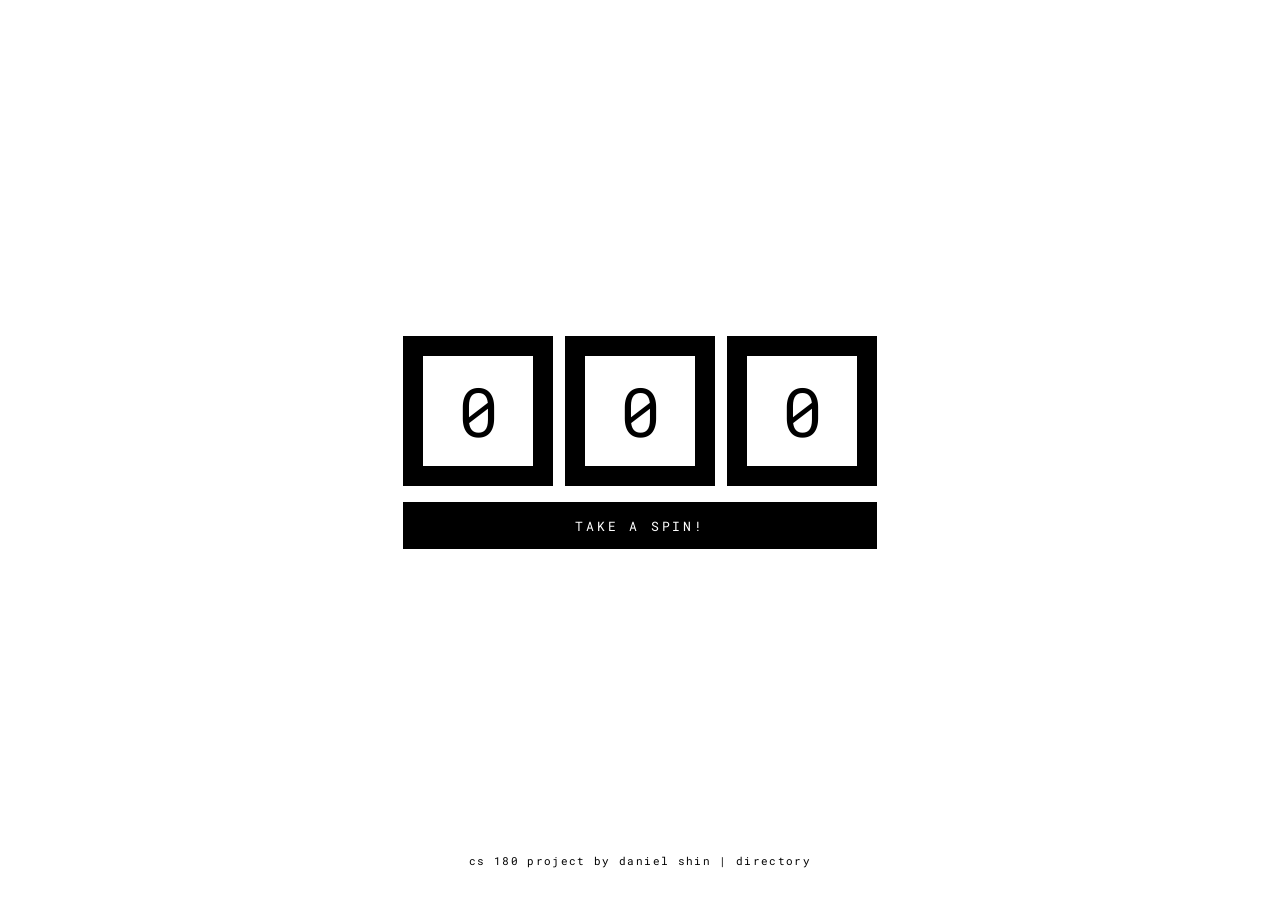
<file: index.html>
<!doctype html>
<html lang="en">
<head>
<meta charset="utf-8">
<meta name="viewport" content="width=device-width, initial-scale=1">
<title>cs 180</title>
<link rel="preconnect" href="https://fonts.googleapis.com">
<link rel="preconnect" href="https://fonts.gstatic.com" crossorigin>
<link href="https://fonts.googleapis.com/css2?family=Roboto+Mono:wght@400;500&display=swap" rel="stylesheet">
<link rel="stylesheet" href="style.css">
</head>
<body>

<main class="stage">
  <div class="machine">
    <div class="boxes">
      <div class="box"><div class="window"><div class="reel"></div></div></div>
      <div class="box"><div class="window"><div class="reel"></div></div></div>
      <div class="box"><div class="window"><div class="reel"></div></div></div>
    </div>
    <button class="spin" id="spin">Take A Spin!</button>
  </div>
</main>

<footer>cs 180 project by daniel shin | <a href="directory.html">directory</a></footer>

<script>
// set a project's page here once it's written; null sends you to oops.html
const PAGES = ["proj0.html", "proj1.html", "proj2.html", "proj3.html", "proj4.html", null];

const N = PAGES.length;
const MAX_LOOPS = 11;          // reel is built long enough for the longest spin
const DIRS = ["down", "up", "down"];

const reels = [...document.querySelectorAll(".reel")];
const spin = document.getElementById("spin");
let landed = 0;

for (const reel of reels) {
  for (let i = 0; i < MAX_LOOPS * N + N; i++) {
    const d = document.createElement("div");
    d.textContent = i % N;
    reel.appendChild(d);
  }
}

// digit height changes at the mobile breakpoint, so read it instead of hardcoding
const itemHeight = () => reels[0].firstElementChild.offsetHeight;

const place = (reel, px) => {
  reel.style.transition = "none";
  reel.style.transform = `translateY(${px}px)`;
};

addEventListener("resize", () => {
  for (const reel of reels) place(reel, -landed * itemHeight());
});

spin.addEventListener("click", () => {
  const target = Math.floor(Math.random() * N);
  const item = itemHeight();
  spin.disabled = true;
  landed = target;
  let slowest = 0;

  reels.forEach((reel, i) => {
    const loops = 6 + Math.floor(Math.random() * 5);
    const secs = 2.2 + Math.random();
    const near = -target * item;
    const far = -(loops * N + target) * item;
    const up = DIRS[i] === "up";
    slowest = Math.max(slowest, secs);

    place(reel, up ? near : far);
    reel.offsetHeight; // flush the jump so it isn't animated
    reel.style.transition = `transform ${secs}s cubic-bezier(0.12, 0.9, 0.2, 1)`;
    reel.style.transform = `translateY(${up ? far : near}px)`;
  });

  // transitionend is unreliable on clipped/backgrounded elements, and we set the
  // durations ourselves, so just wait out the slowest reel
  setTimeout(() => {
    location.href = PAGES[target] || `oops.html?p=${target}`;
  }, slowest * 1000 + 500);
});
</script>

</body>
</html>
</file>
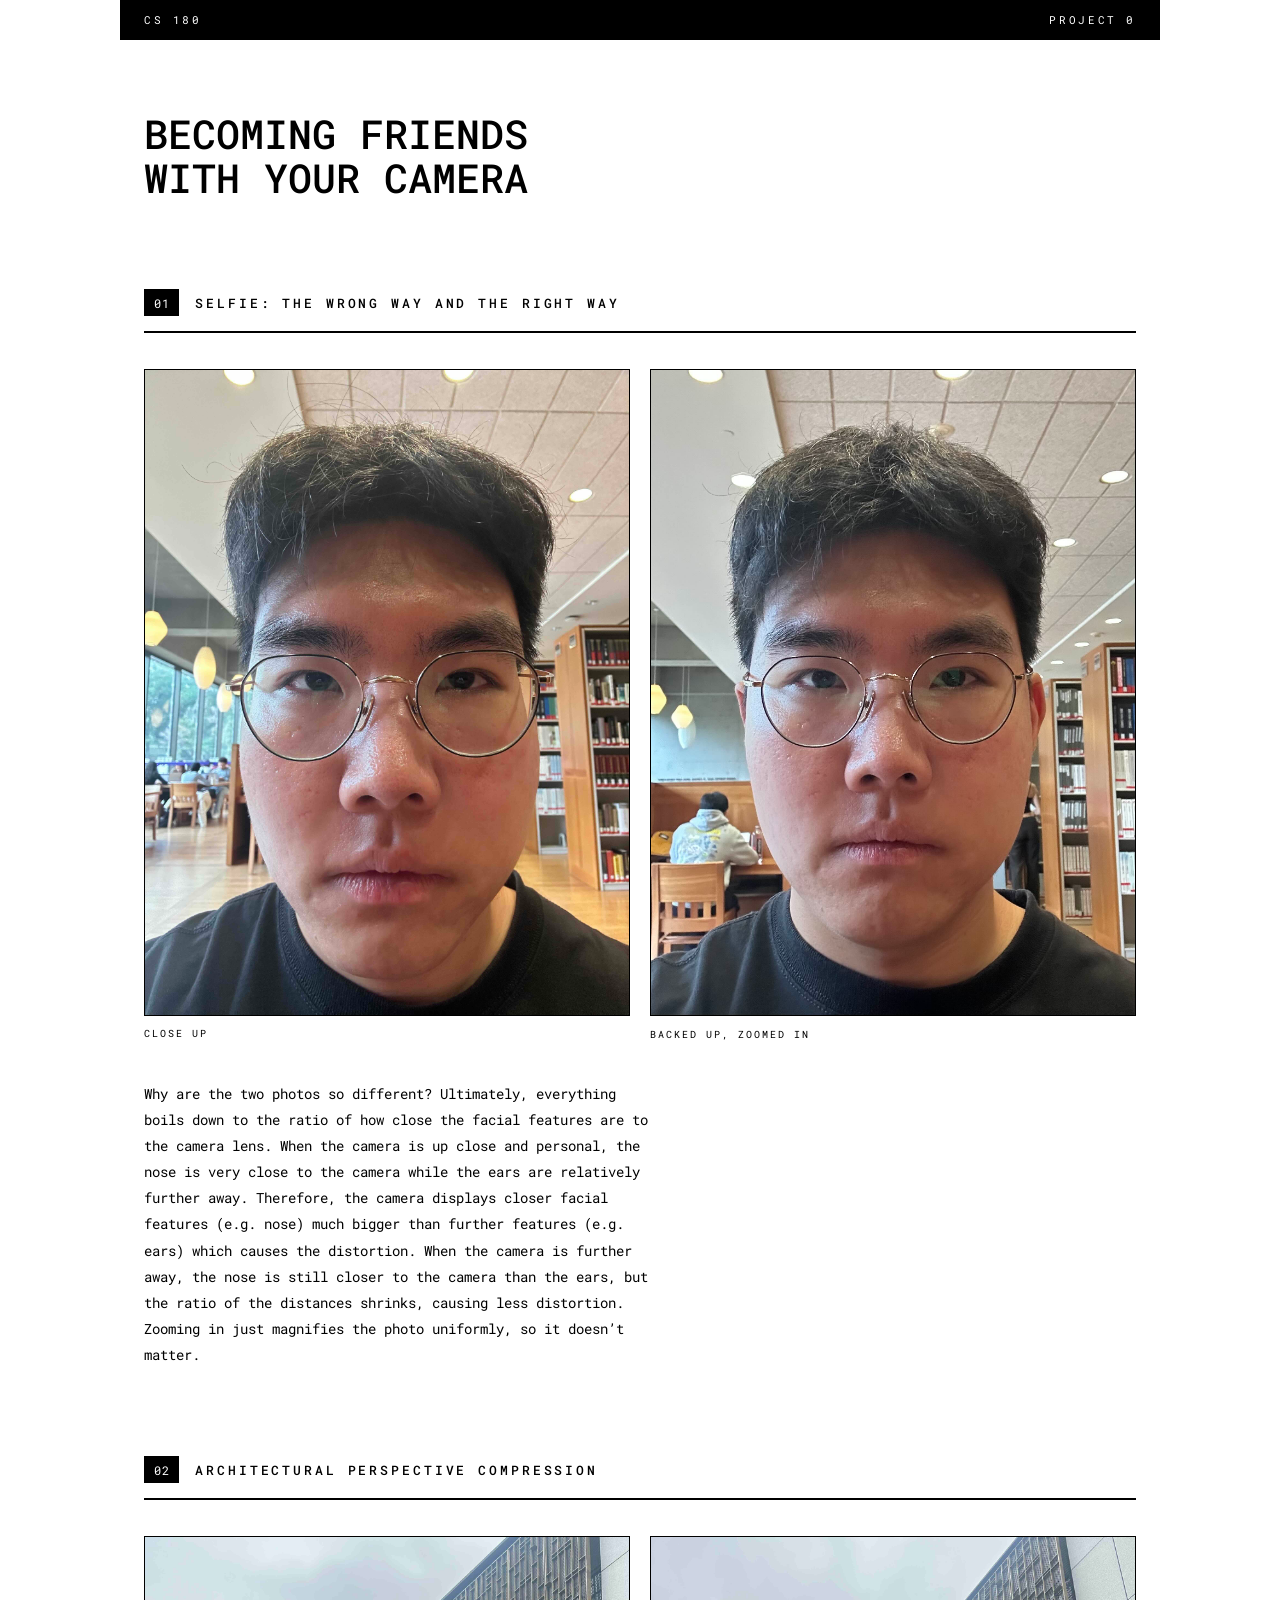
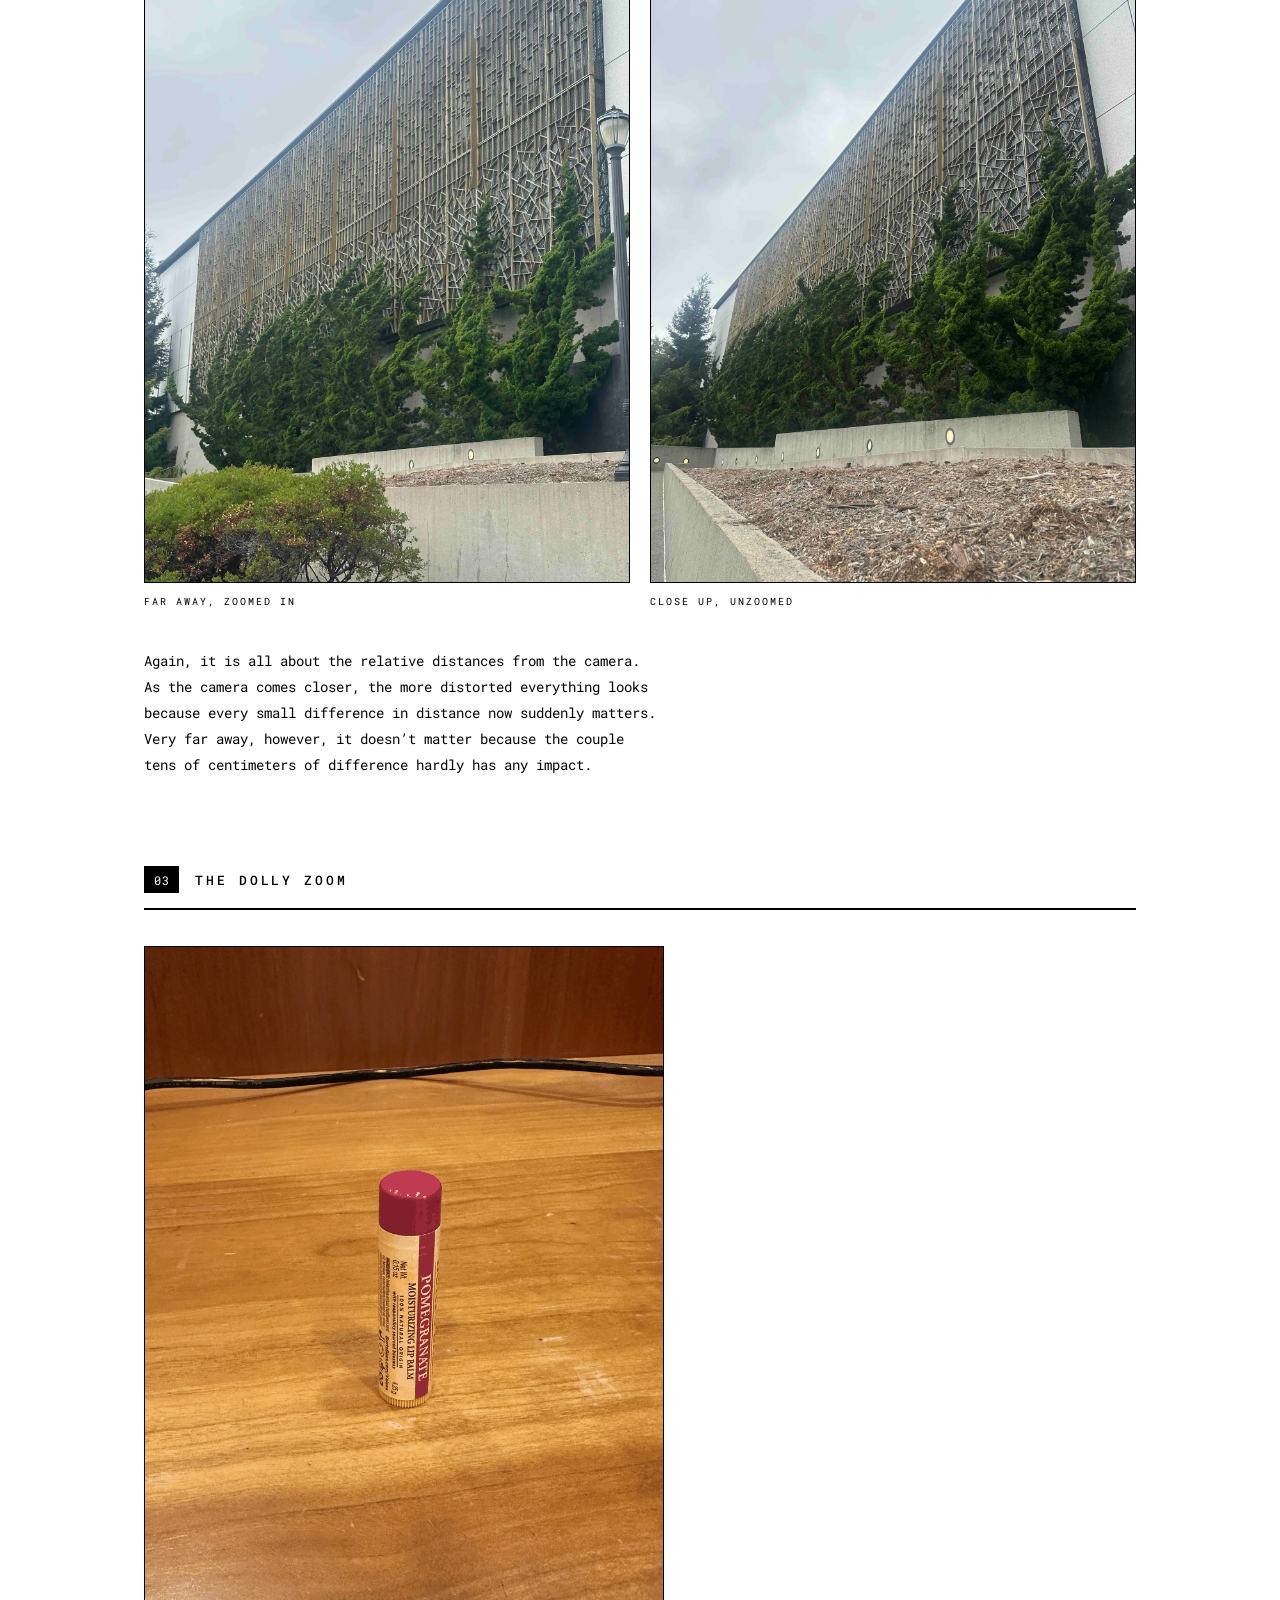
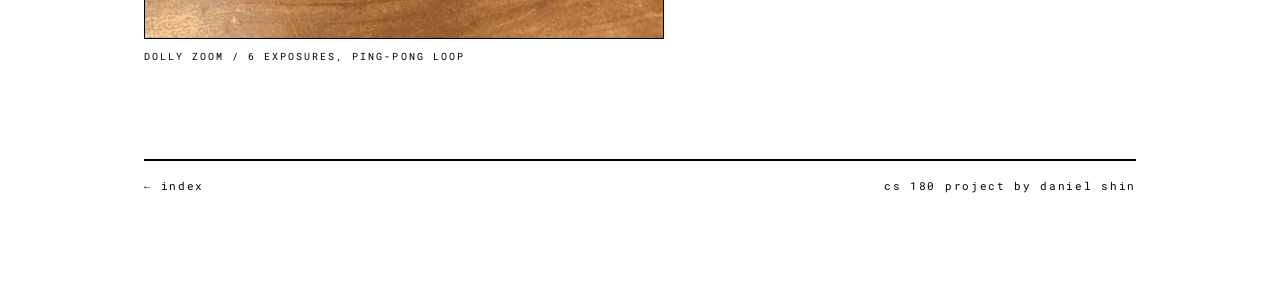
<file: proj0.html>
<!doctype html>
<html lang="en">
<head>
<meta charset="utf-8">
<meta name="viewport" content="width=device-width, initial-scale=1">
<title>project 0</title>
<link rel="preconnect" href="https://fonts.googleapis.com">
<link rel="preconnect" href="https://fonts.gstatic.com" crossorigin>
<link href="https://fonts.googleapis.com/css2?family=Roboto+Mono:wght@400;500&display=swap" rel="stylesheet">
<link rel="stylesheet" href="style.css">
</head>
<body class="doc">

<header class="bar">
  <span>cs 180</span>
  <span>project 0</span>
</header>

<h1 class="doc-title">becoming friends<br>with your camera</h1>

<section>
  <div class="sec-head"><span class="num">01</span><h2>selfie: the wrong way and the right way</h2></div>
  <div class="pair">
    <figure>
      <img src="media/p0/face_close.jpg" alt="Portrait taken from close up">
      <figcaption>close up</figcaption>
    </figure>
    <figure>
      <img src="media/p0/face_zoomed.jpg" alt="Portrait taken from several feet back, zoomed in">
      <figcaption>backed up, zoomed in</figcaption>
    </figure>
  </div>
  <p class="writeup">Why are the two photos so different? Ultimately, everything boils down to the ratio of how close the facial features are to the camera lens. When the camera is up close and personal, the nose is very close to the camera while the ears are relatively further away. Therefore, the camera displays closer facial features (e.g. nose) much bigger than further features (e.g. ears) which causes the distortion. When the camera is further away, the nose is still closer to the camera than the ears, but the ratio of the distances shrinks, causing less distortion. Zooming in just magnifies the photo uniformly, so it doesn&rsquo;t matter.</p>
</section>

<section>
  <div class="sec-head"><span class="num">02</span><h2>architectural perspective compression</h2></div>
  <div class="pair">
    <figure>
      <img src="media/p0/road_zoom.jpg" alt="Scene shot from far away, zoomed in">
      <figcaption>far away, zoomed in</figcaption>
    </figure>
    <figure>
      <img src="media/p0/road_close.jpg" alt="Scene shot from close up, unzoomed">
      <figcaption>close up, unzoomed</figcaption>
    </figure>
  </div>
  <p class="writeup">Again, it is all about the relative distances from the camera. As the camera comes closer, the more distorted everything looks because every small difference in distance now suddenly matters. Very far away, however, it doesn&rsquo;t matter because the couple tens of centimeters of difference hardly has any impact.</p>
</section>

<section>
  <div class="sec-head"><span class="num">03</span><h2>the dolly zoom</h2></div>
  <div class="solo">
    <figure>
      <img src="media/p0/dolly.gif" alt="Dolly zoom animation">
      <figcaption>dolly zoom / 6 exposures, ping-pong loop</figcaption>
    </figure>
  </div>
</section>

<footer class="doc-foot">
  <a href="index.html">&larr; index</a>
  <span>cs 180 project by daniel shin</span>
</footer>

</body>
</html>
</file>
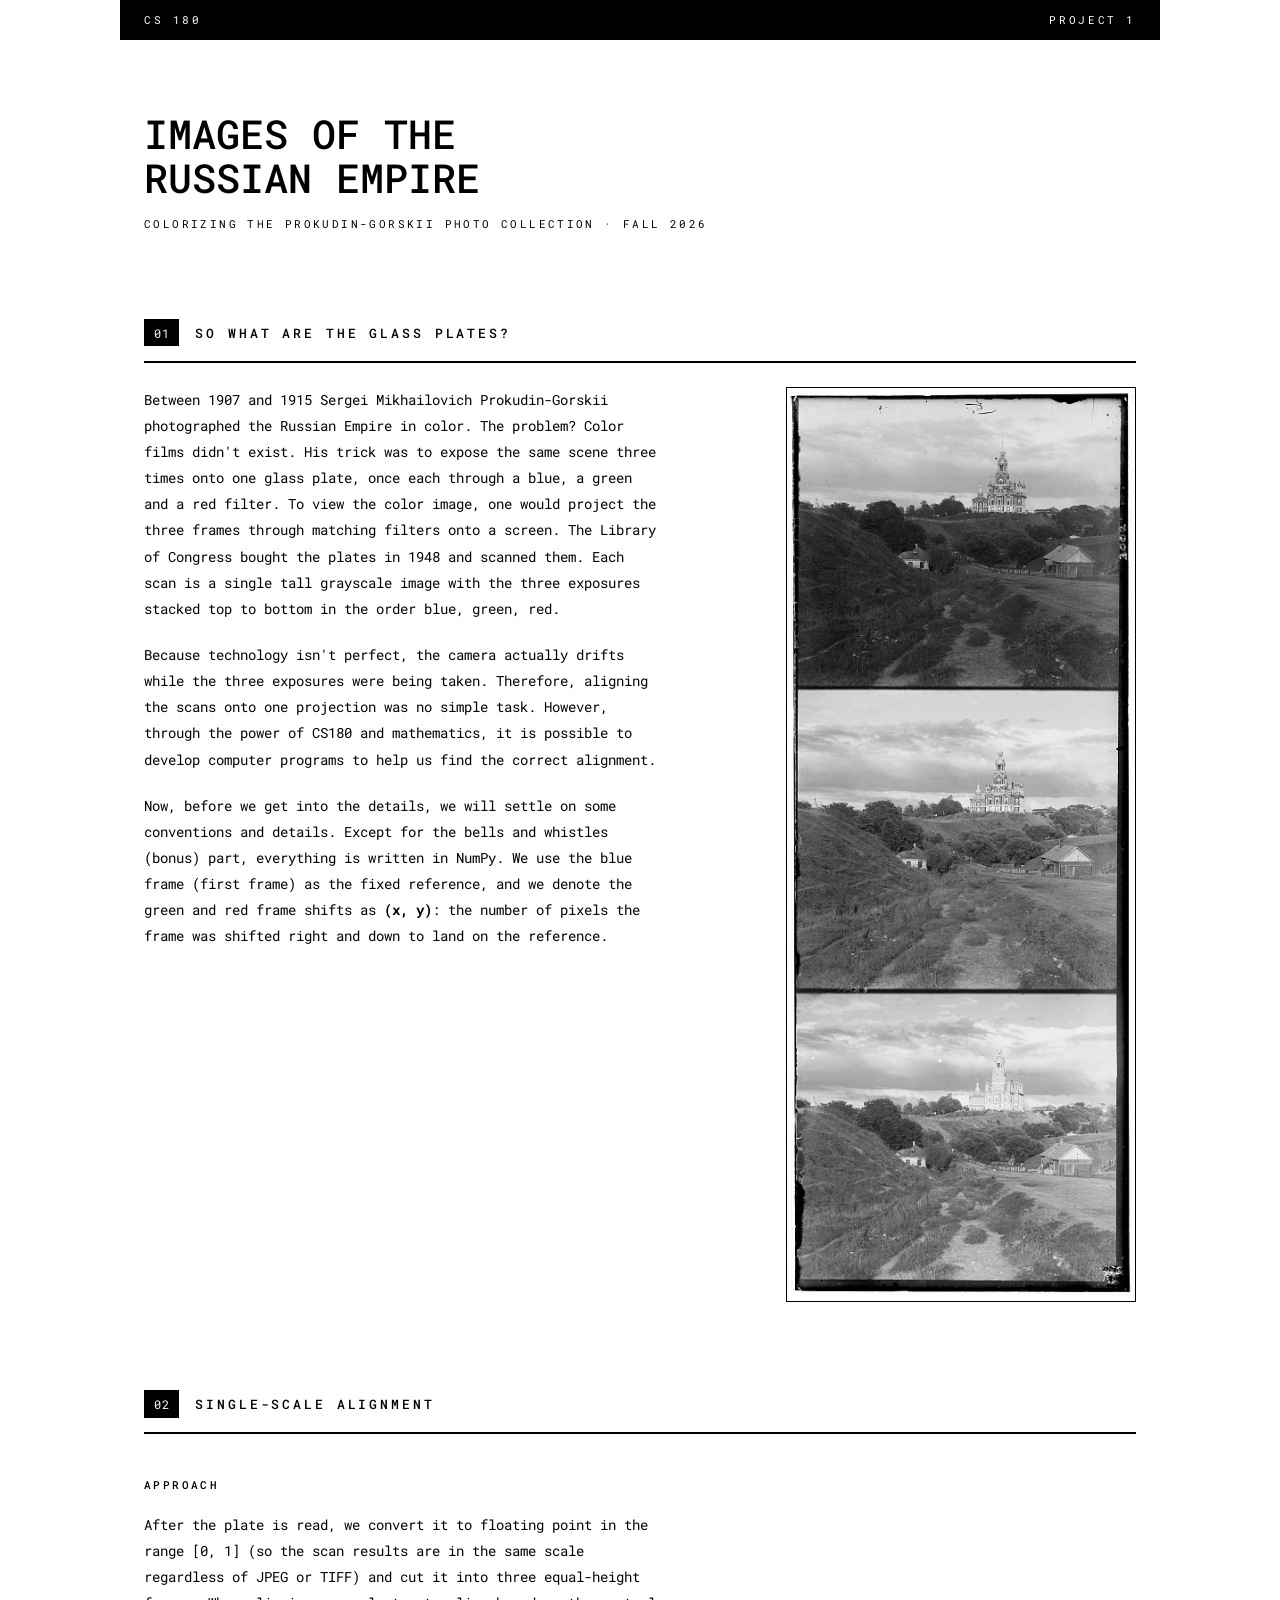
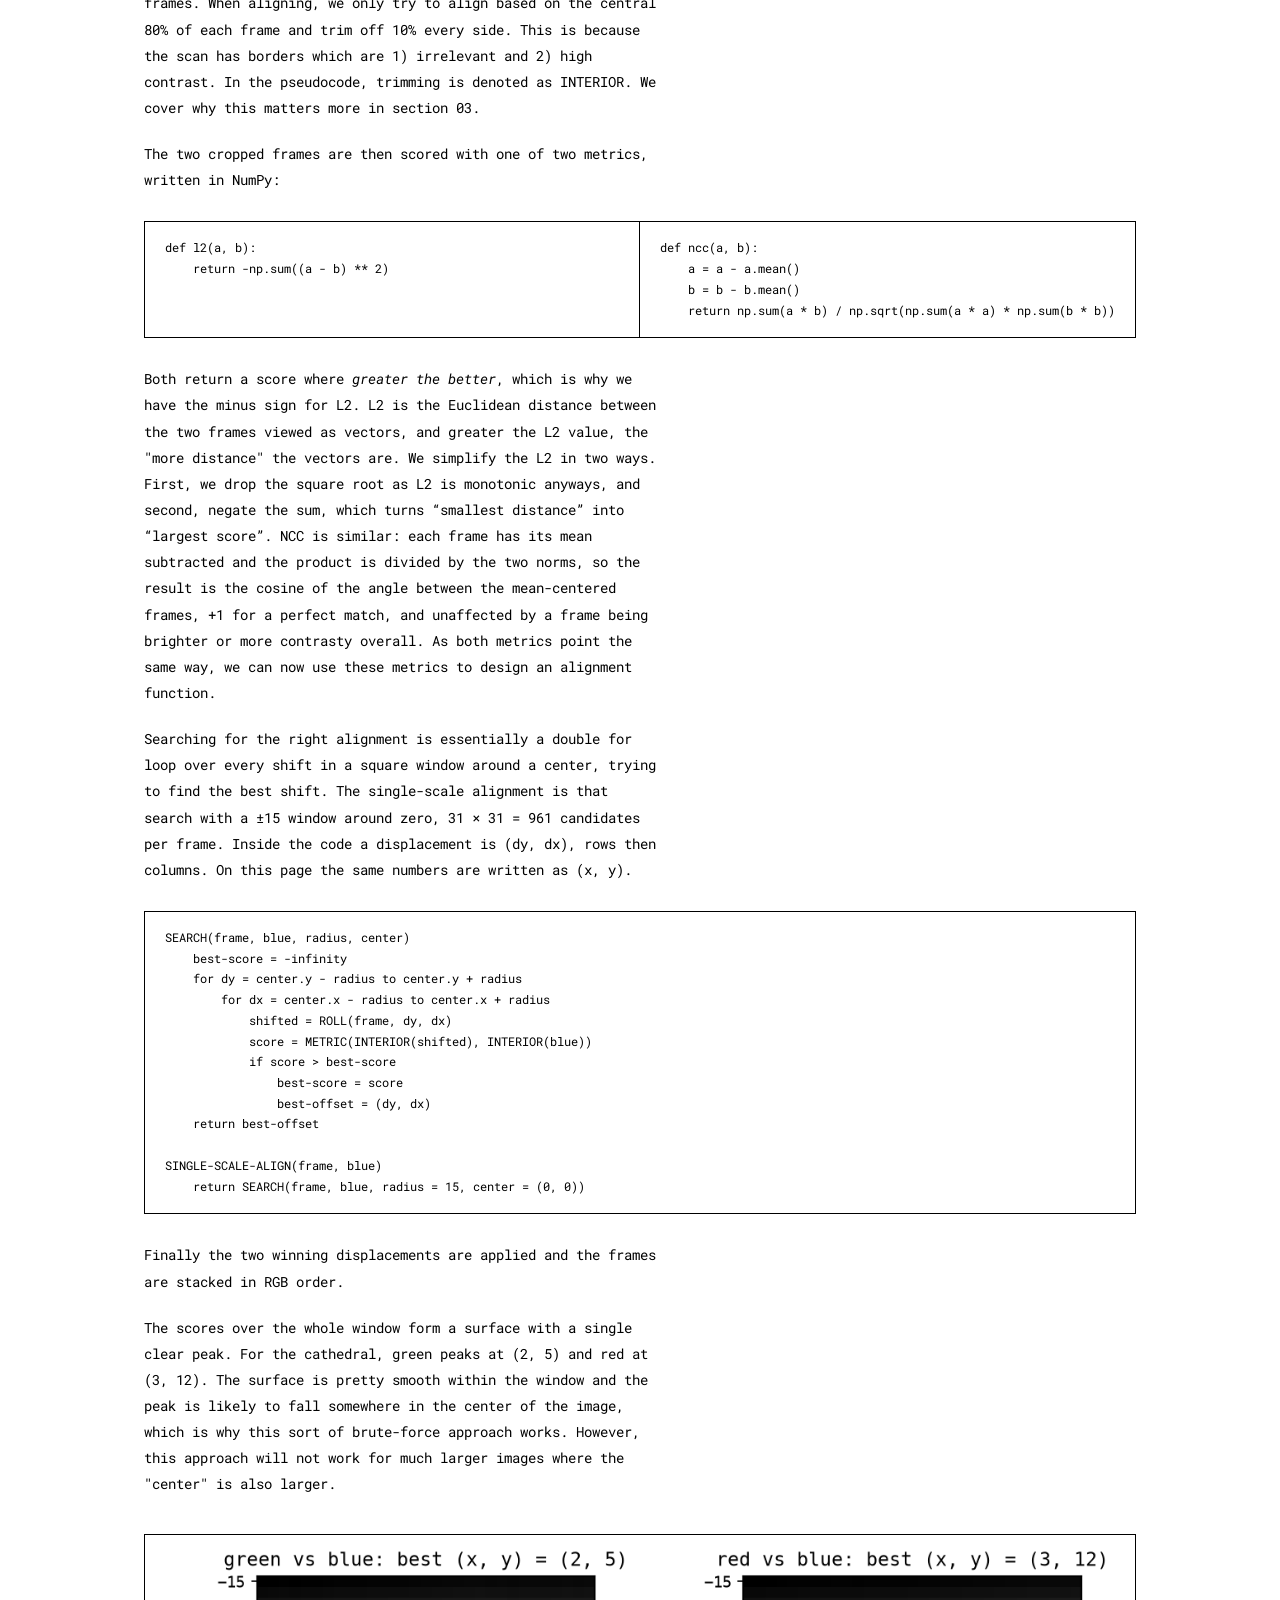
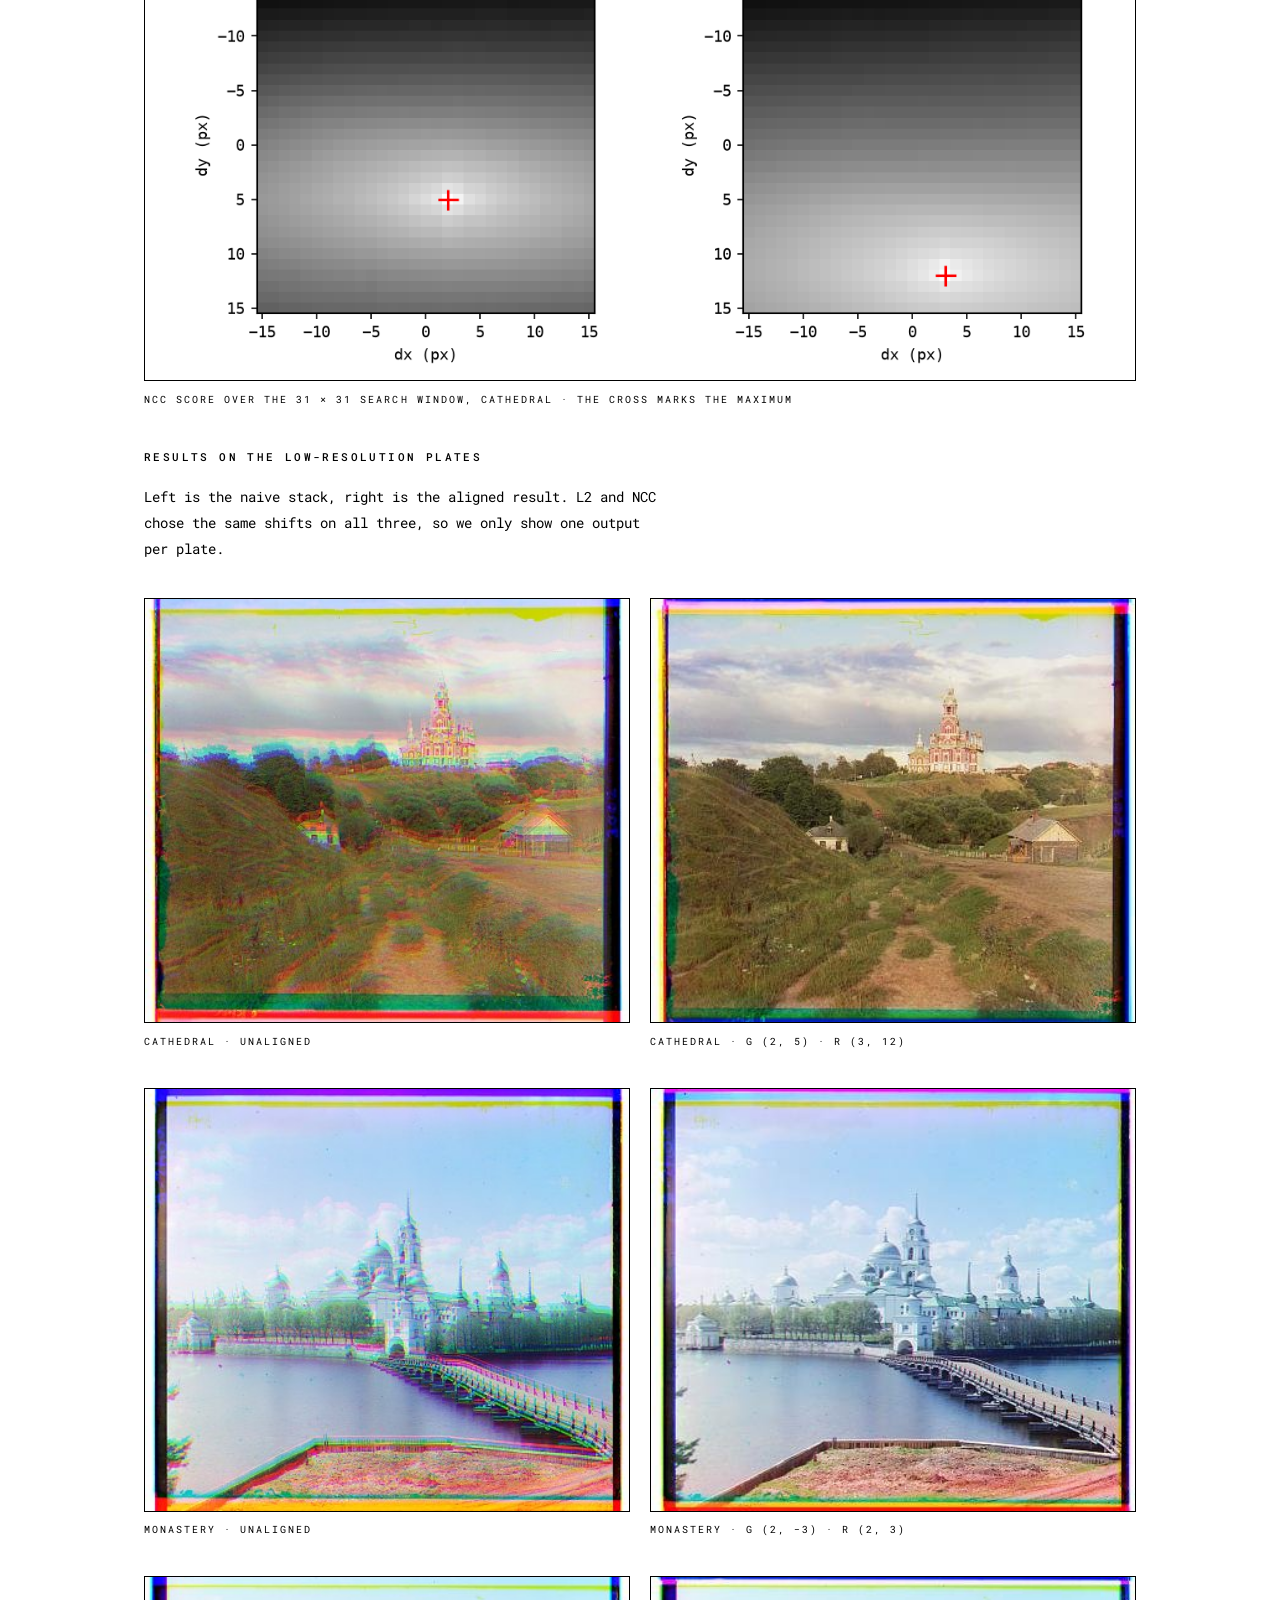
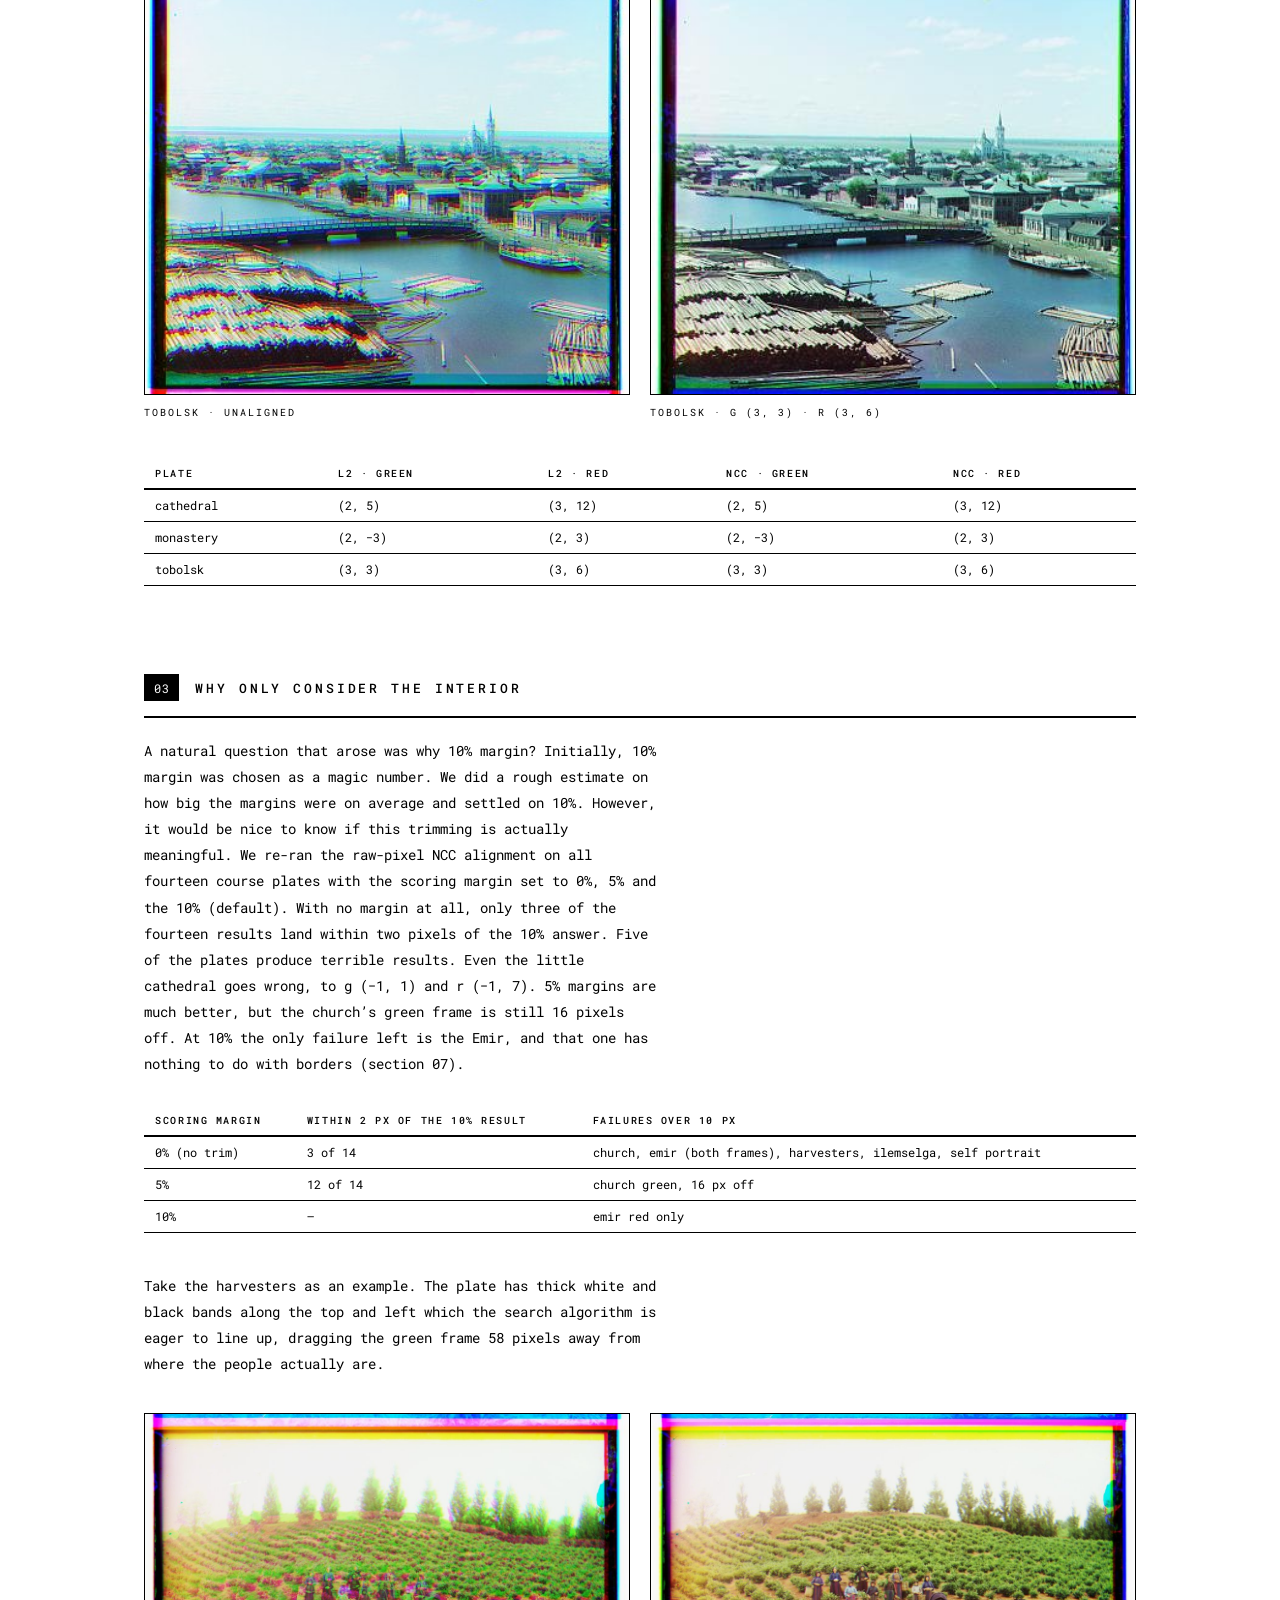
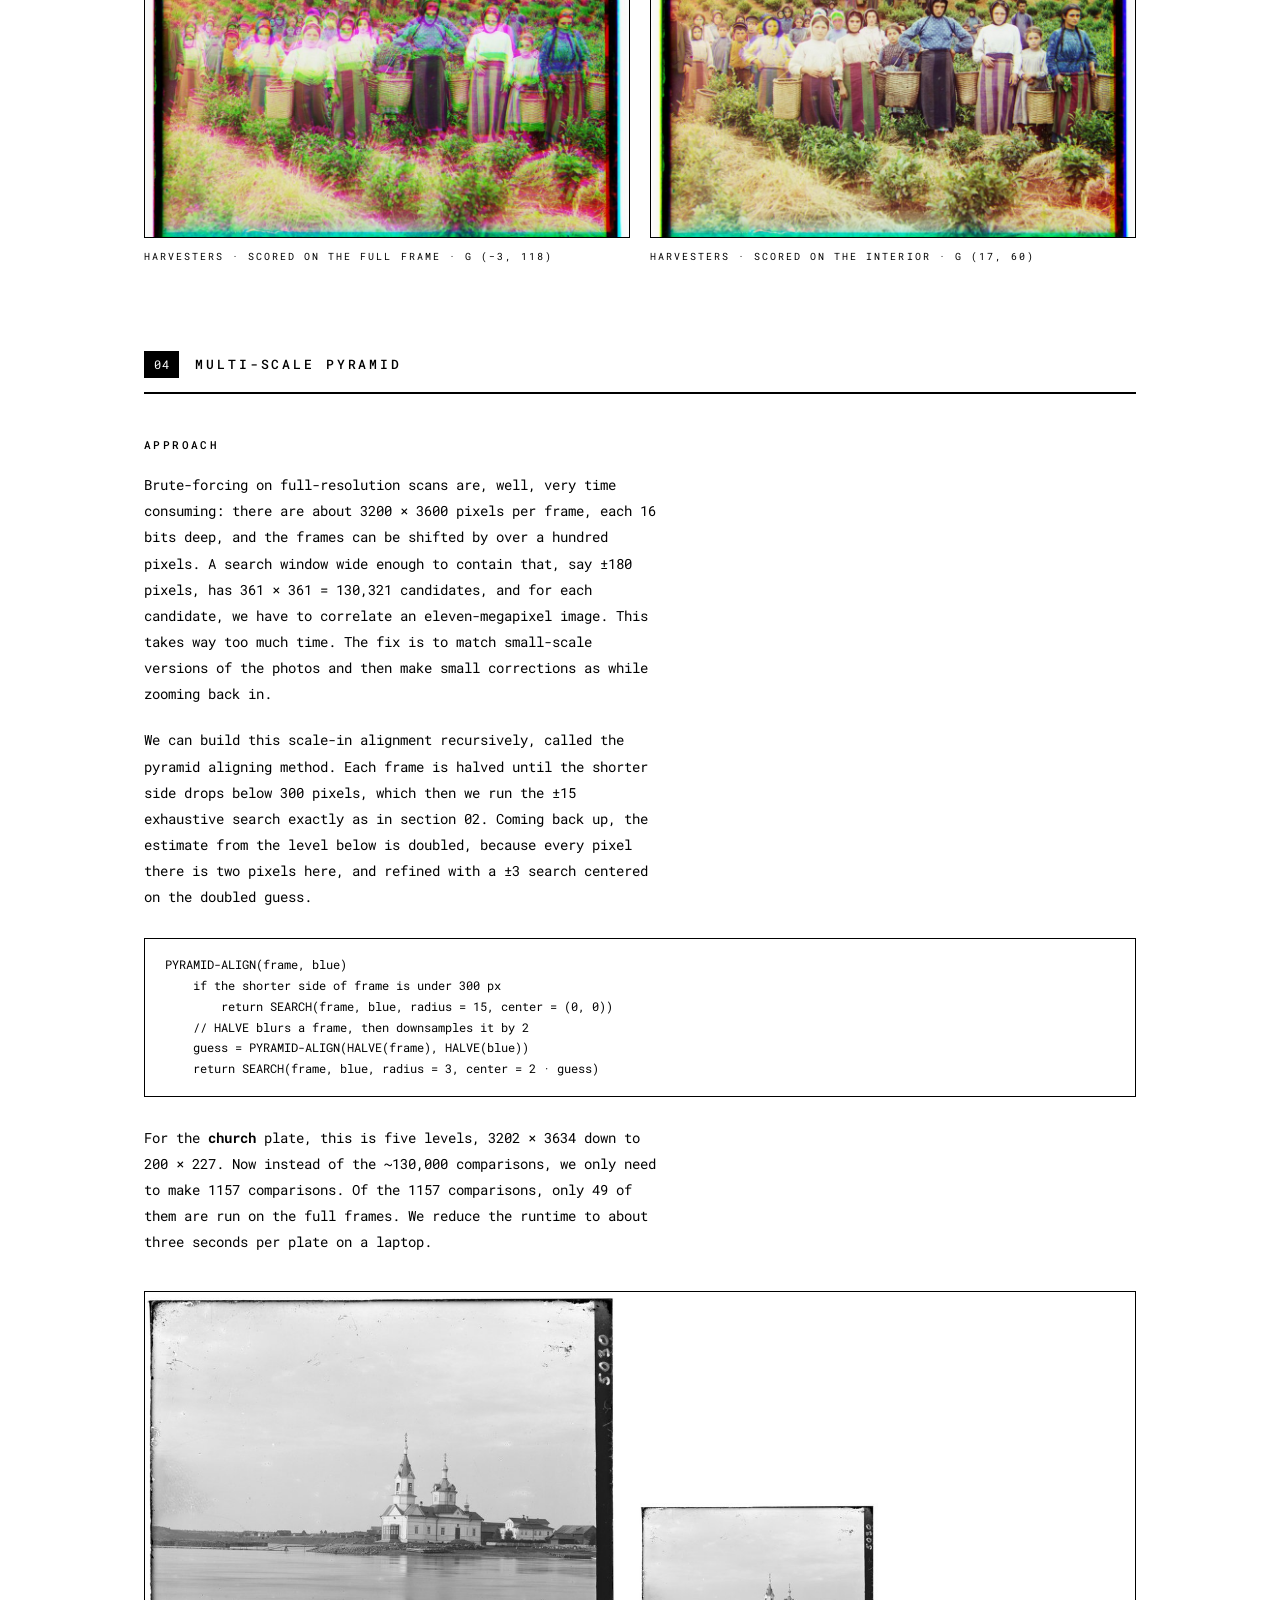
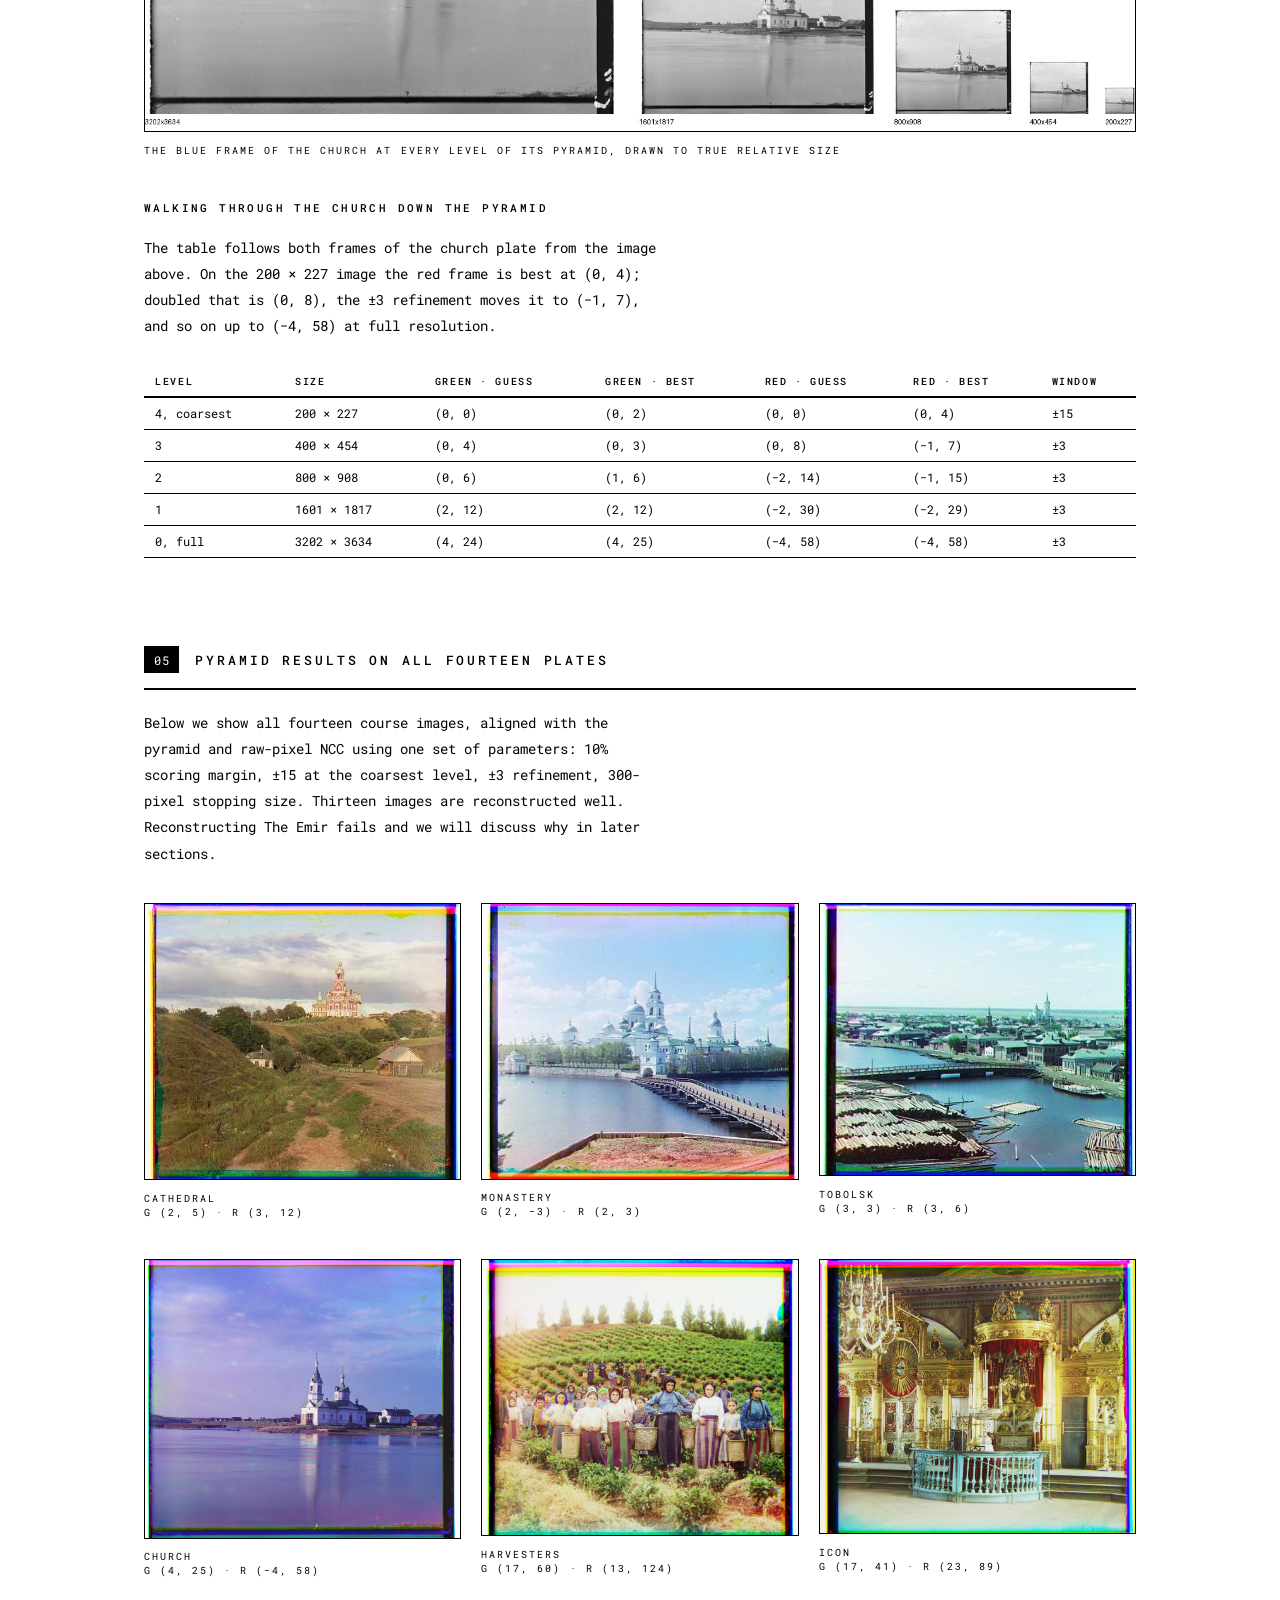
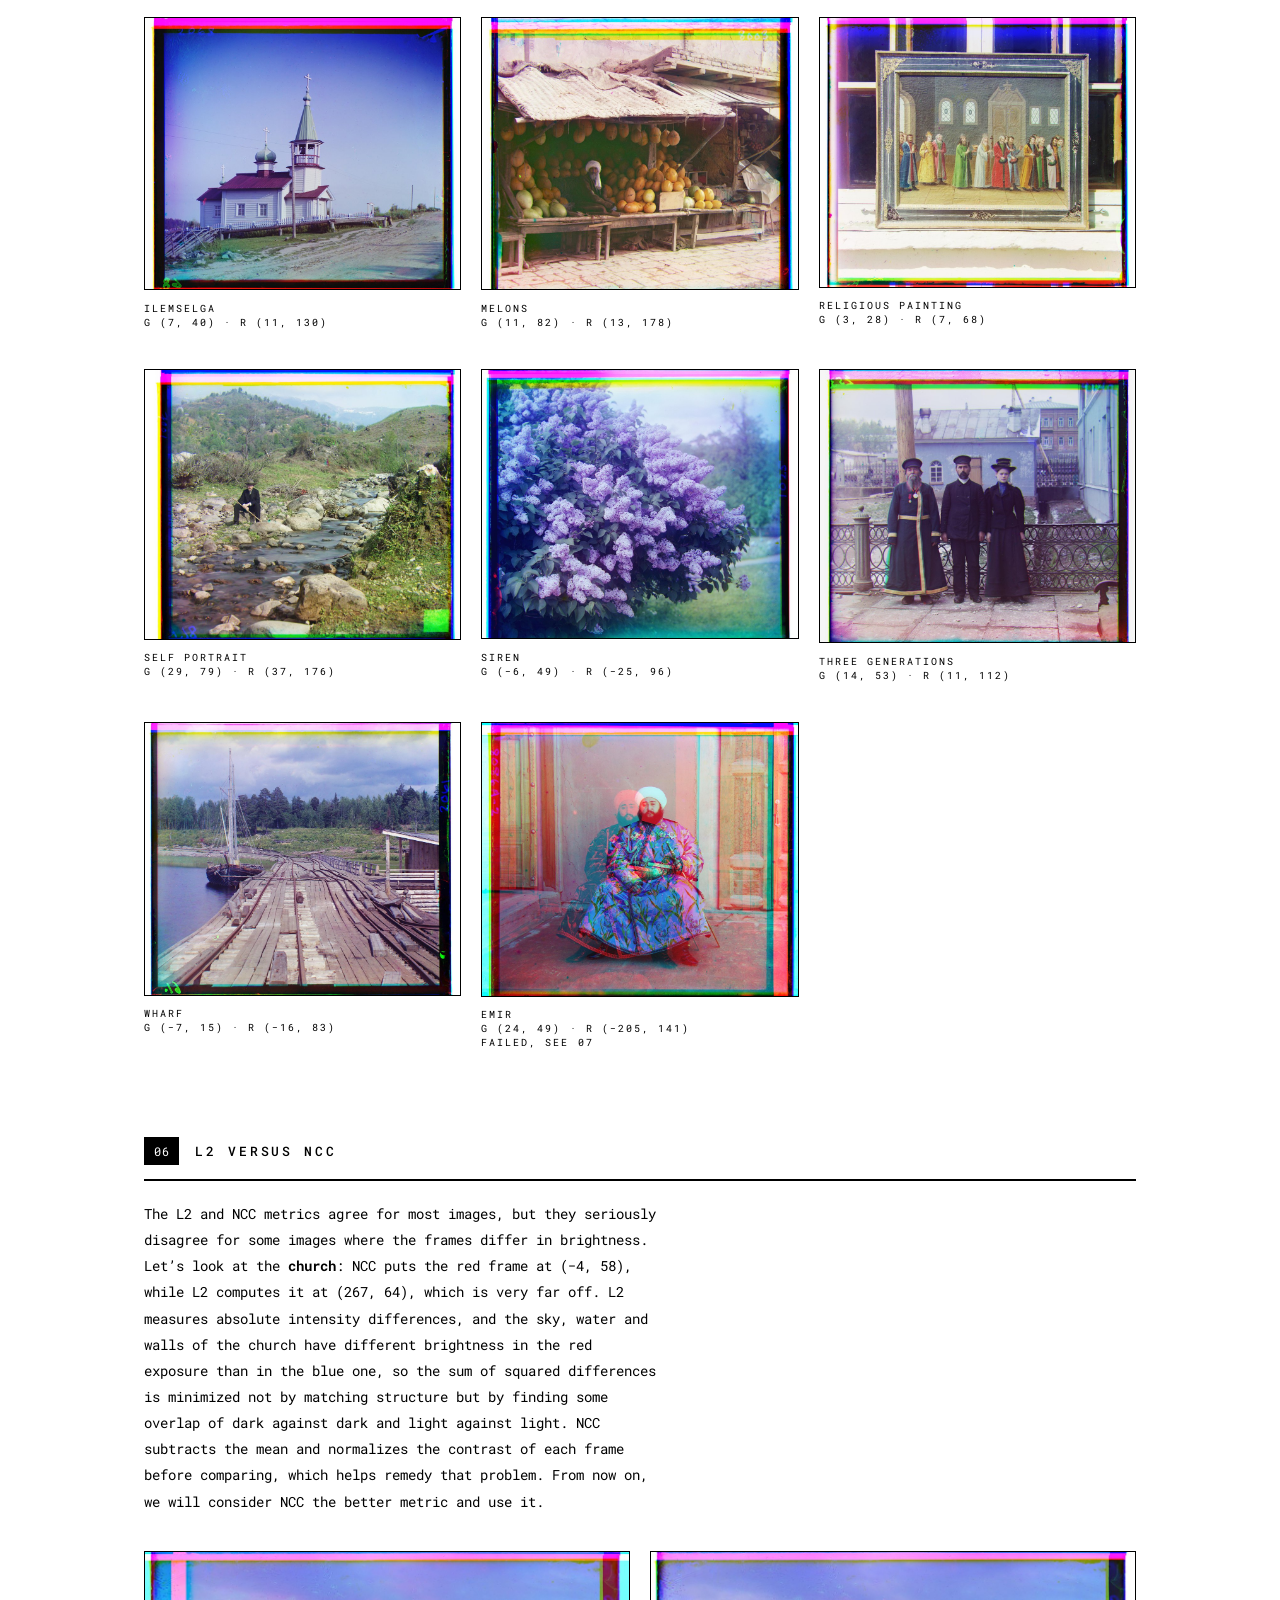
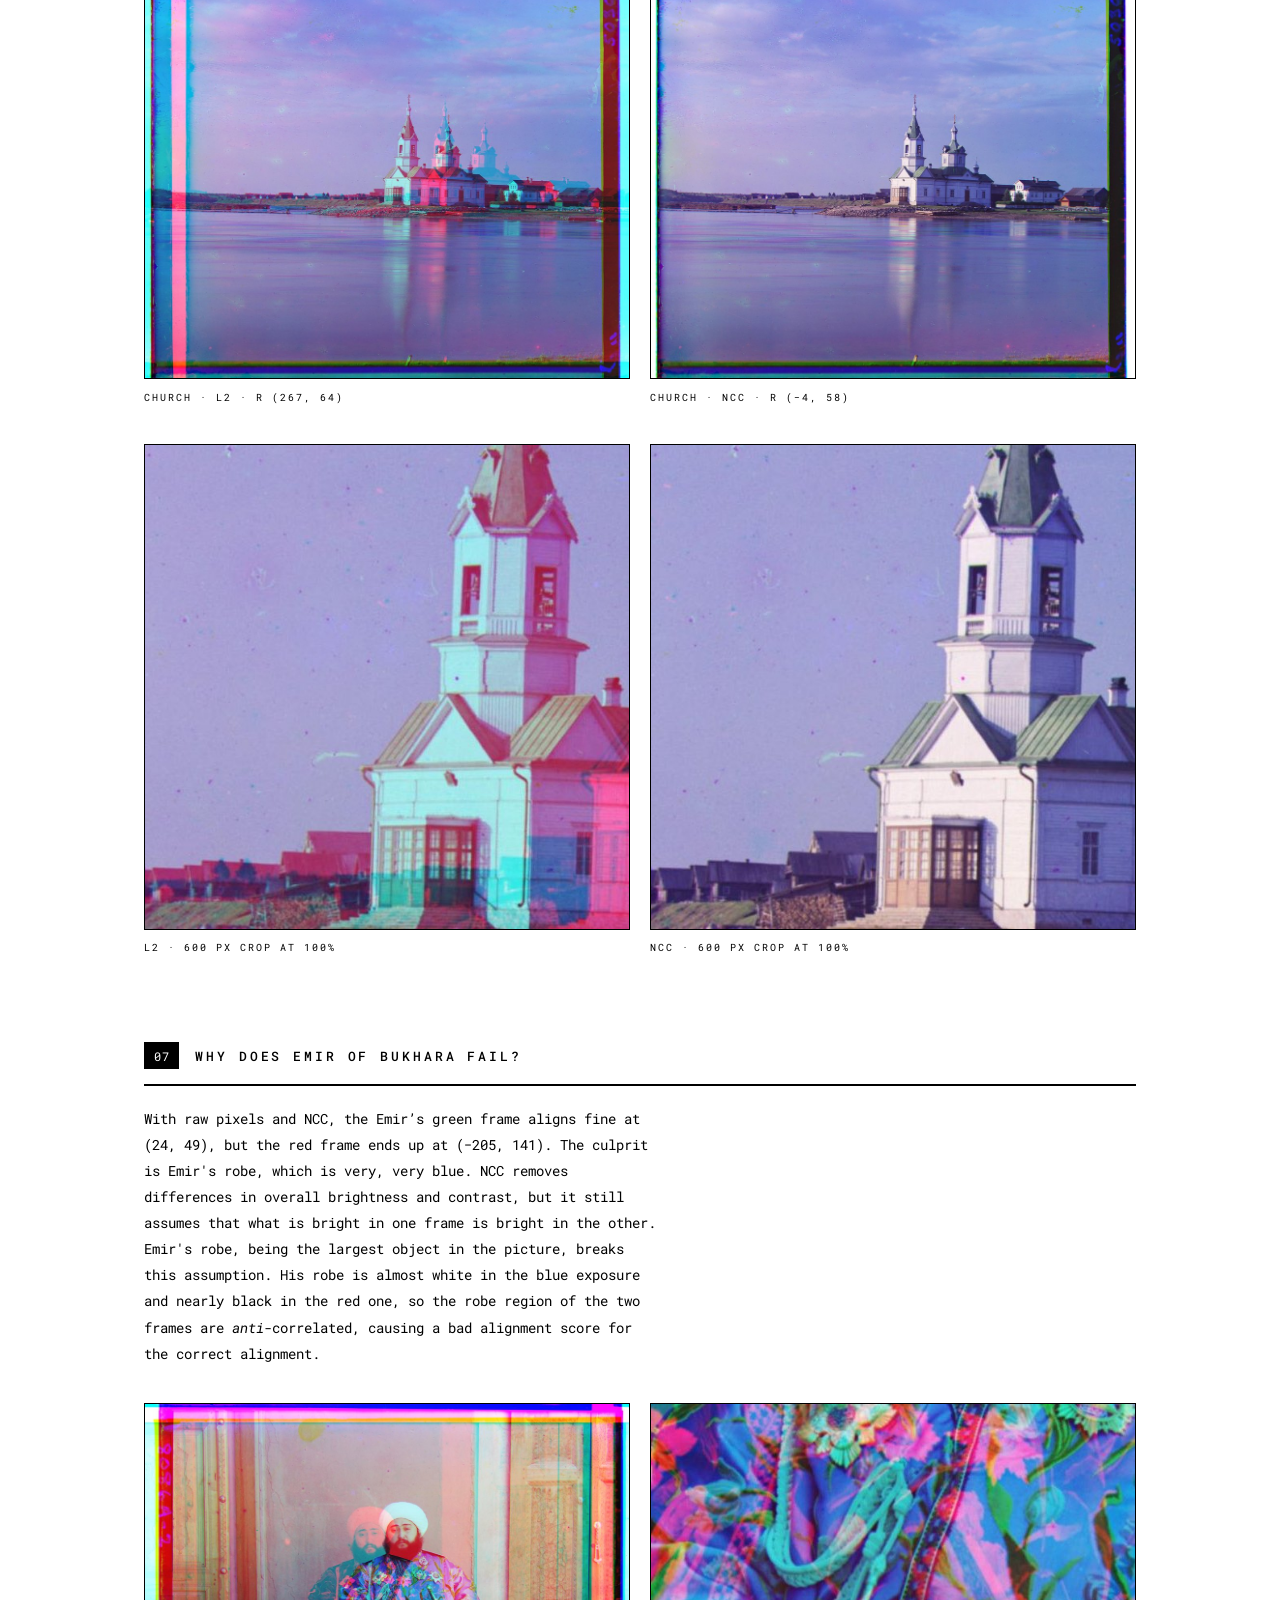
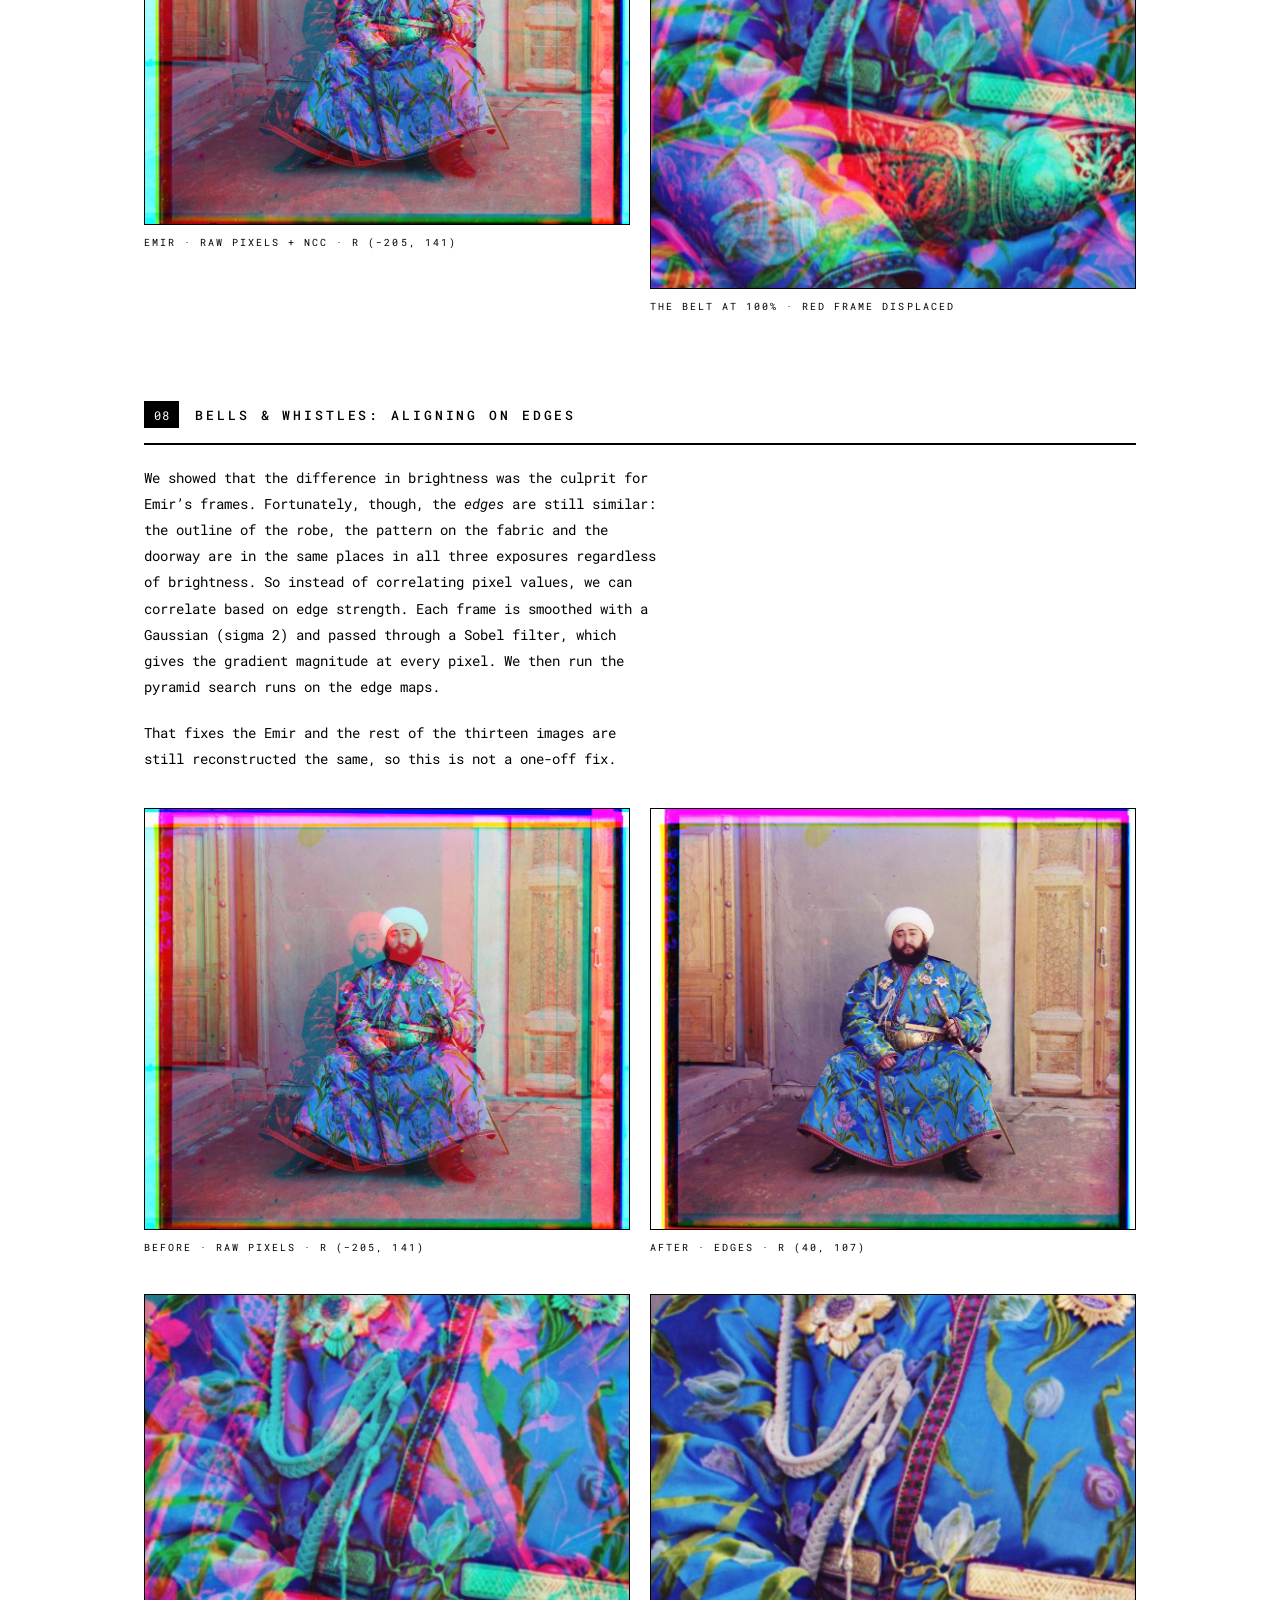
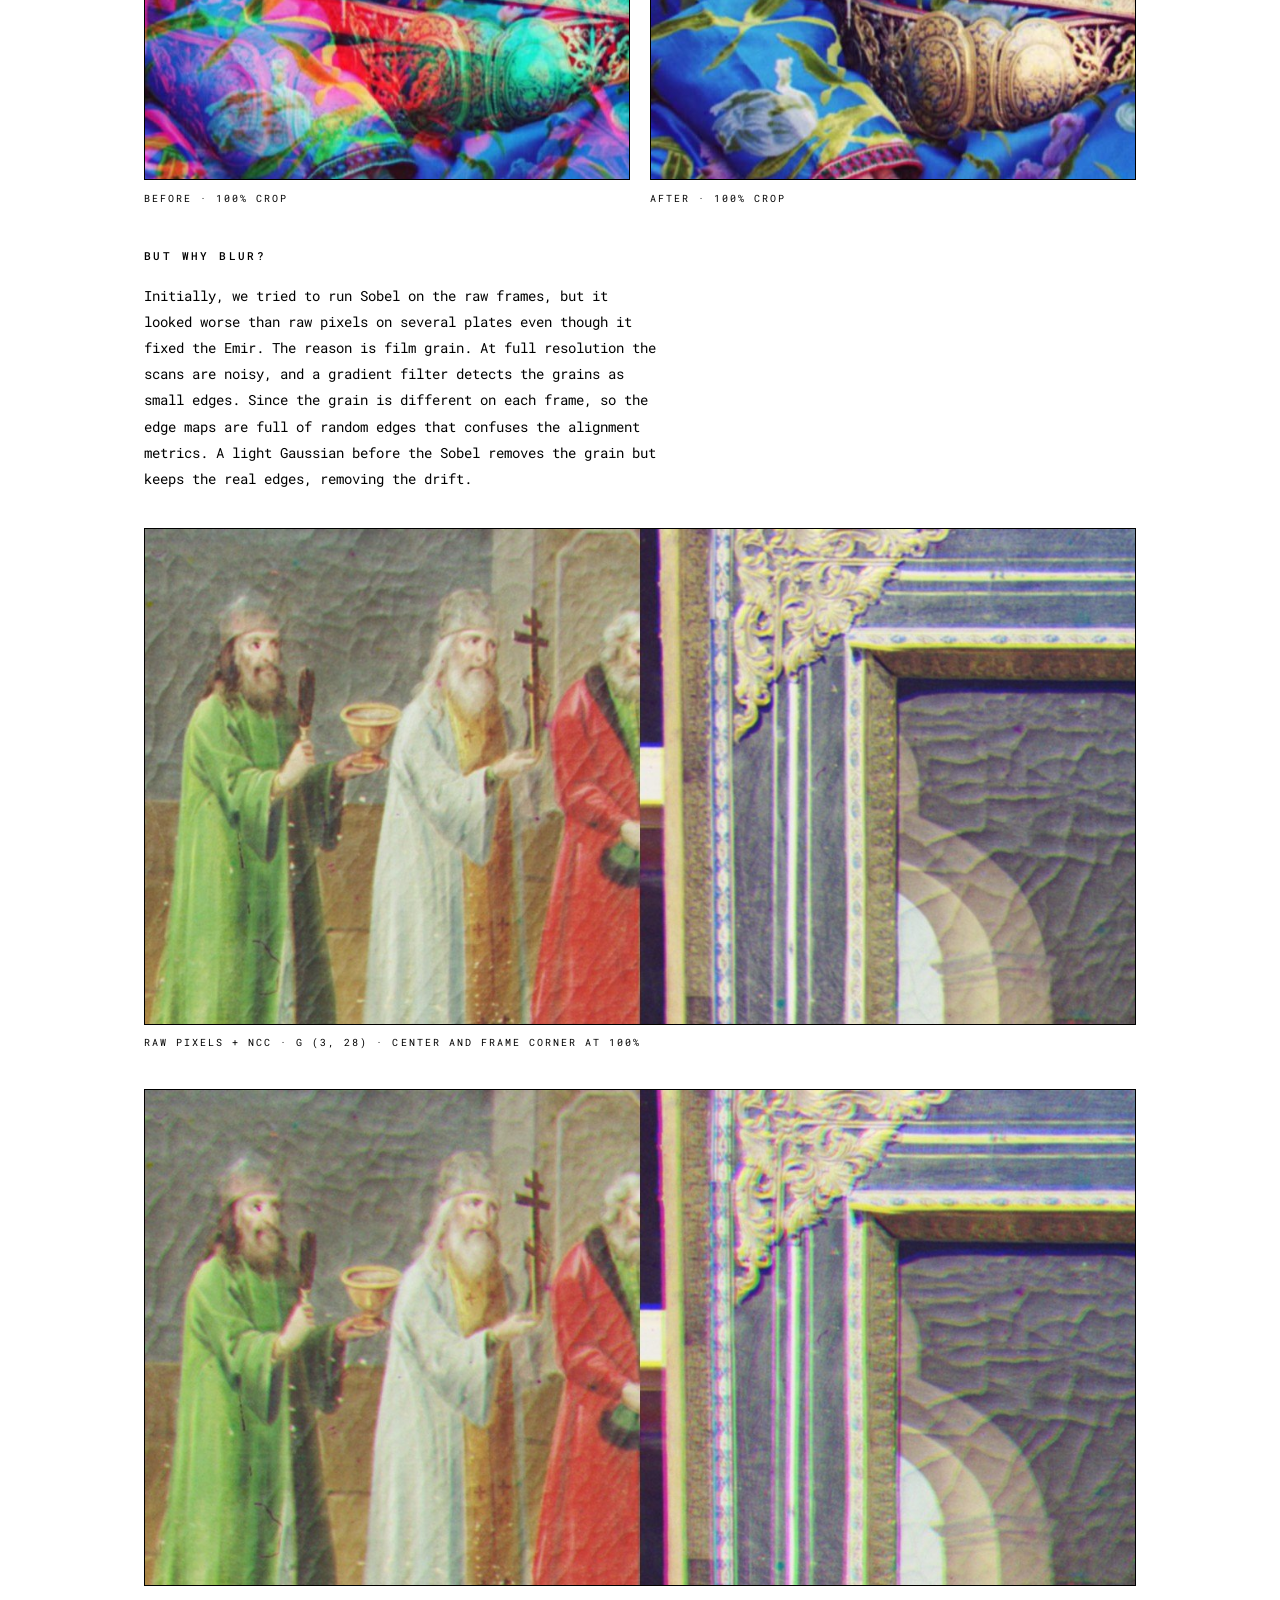
<file: proj1.html>
<!doctype html>
<html lang="en">
<head>
<meta charset="utf-8">
<meta name="viewport" content="width=device-width, initial-scale=1">
<title>project 1</title>
<link rel="preconnect" href="https://fonts.googleapis.com">
<link rel="preconnect" href="https://fonts.gstatic.com" crossorigin>
<link href="https://fonts.googleapis.com/css2?family=Roboto+Mono:wght@400;500&display=swap" rel="stylesheet">
<link rel="stylesheet" href="style.css">
</head>
<body class="doc">

<header class="bar">
  <span>cs 180</span>
  <span>project 1</span>
</header>

<h1 class="doc-title">images of the<br>russian empire</h1>
<p class="doc-meta">colorizing the prokudin-gorskii photo collection &middot; fall 2026</p>

<!-- ============================================================ -->
<section>
  <div class="sec-head"><span class="num">01</span><h2>so what are the glass plates?</h2></div>
  <div class="side">
    <div>
      <p class="writeup">Between 1907 and 1915 Sergei Mikhailovich Prokudin-Gorskii photographed the Russian Empire in color. The problem? Color films didn't exist. His trick was to expose the same scene three times onto one glass plate, once each through a blue, a green and a red filter. To view the color image, one would project the three frames through matching filters onto a screen. The Library of Congress bought the plates in 1948 and scanned them. Each scan is a single tall grayscale image with the three exposures stacked top to bottom in the order blue, green, red.</p>
      <p class="writeup">Because technology isn't perfect, the camera actually drifts while the three exposures were being taken. Therefore, aligning the scans onto one projection was no simple task. However, through the power of CS180 and mathematics, it is possible to develop computer programs to help us find the correct alignment.</p>
      <p class="writeup">Now, before we get into the details, we will settle on some conventions and details. Except for the bells and whistles (bonus) part, everything is written in NumPy. We use the blue frame (first frame) as the fixed reference, and we denote the green and red frame shifts as <strong>(x, y)</strong>: the number of pixels the frame was shifted right and down to land on the reference.</p>
    </div>
    <figure>
      <img src="media/p1/cathedral_plate.jpg" alt="Scanned glass plate with the blue, green and red exposures stacked vertically">
    </figure>
  </div>
</section>

<!-- ============================================================ -->
<section>
  <div class="sec-head"><span class="num">02</span><h2>single-scale alignment</h2></div>
  <p class="sub">approach</p>
  <p class="writeup">After the plate is read, we convert it to floating point in the range [0, 1] (so the scan results are in the same scale regardless of JPEG or TIFF) and cut it into three equal-height frames. When aligning, we only try to align based on the central 80% of each frame and trim off 10% every side. This is because the scan has borders which are 1) irrelevant and 2) high contrast. In the pseudocode, trimming is denoted as INTERIOR. We cover why this matters more in section 03.</p>
  <p class="writeup">The two cropped frames are then scored with one of two metrics, written in NumPy:</p>
  <table class="codepair"><tr>
    <td><div class="code">def l2(a, b):
    return -np.sum((a - b) ** 2)</div></td>
    <td><div class="code">def ncc(a, b):
    a = a - a.mean()
    b = b - b.mean()
    return np.sum(a * b) / np.sqrt(np.sum(a * a) * np.sum(b * b))</div></td>
  </tr></table>
  <p class="writeup">Both return a score where <em>greater the better</em>, which is why we have the minus sign for L2. L2 is the Euclidean distance between the two frames viewed as vectors, and greater the L2 value, the "more distance" the vectors are. We simplify the L2 in two ways. First, we drop the square root as L2 is monotonic anyways, and second, negate the sum, which turns &ldquo;smallest distance&rdquo; into &ldquo;largest score&rdquo;. NCC is similar: each frame has its mean subtracted and the product is divided by the two norms, so the result is the cosine of the angle between the mean-centered frames, +1 for a perfect match, and unaffected by a frame being brighter or more contrasty overall. As both metrics point the same way, we can now use these metrics to design an alignment function.</p>
  <p class="writeup">Searching for the right alignment is essentially a double for loop over every shift in a square window around a center, trying to find the best shift. The single-scale alignment is that search with a &plusmn;15 window around zero, 31 &times; 31 = 961 candidates per frame. Inside the code a displacement is (dy, dx), rows then columns. On this page the same numbers are written as (x, y).</p>
  <div class="code">SEARCH(frame, blue, radius, center)
    best-score = -infinity
    for dy = center.y - radius to center.y + radius
        for dx = center.x - radius to center.x + radius
            shifted = ROLL(frame, dy, dx)
            score = METRIC(INTERIOR(shifted), INTERIOR(blue))
            if score &gt; best-score
                best-score = score
                best-offset = (dy, dx)
    return best-offset

SINGLE-SCALE-ALIGN(frame, blue)
    return SEARCH(frame, blue, radius = 15, center = (0, 0))</div>
  <p class="writeup">Finally the two winning displacements are applied and the frames are stacked in RGB order.</p>
  <p class="writeup">The scores over the whole window form a surface with a single clear peak. For the cathedral, green peaks at (2, 5) and red at (3, 12). The surface is pretty smooth within the window and the peak is likely to fall somewhere in the center of the image, which is why this sort of brute-force approach works. However, this approach will not work for much larger images where the "center" is also larger.</p>
  <div class="wide">
    <figure>
      <img src="media/p1/ncc_surface_cathedral.png" alt="NCC score over all 961 candidate displacements for the cathedral, green and red channels">
      <figcaption>ncc score over the 31 &times; 31 search window, cathedral &middot; the cross marks the maximum</figcaption>
    </figure>
  </div>

  <p class="sub">results on the low-resolution plates</p>
  <p class="writeup">Left is the naive stack, right is the aligned result. L2 and NCC chose the same shifts on all three, so we only show one output per plate.</p>
  <div class="pair">
    <figure>
      <img src="media/p1/cathedral_unaligned.jpg" alt="Cathedral, no alignment">
      <figcaption>cathedral &middot; unaligned</figcaption>
    </figure>
    <figure>
      <img src="media/p1/cathedral_single.jpg" alt="Cathedral, single-scale alignment">
      <figcaption>cathedral &middot; g (2, 5) &middot; r (3, 12)</figcaption>
    </figure>
  </div>
  <div class="pair">
    <figure>
      <img src="media/p1/monastery_unaligned.jpg" alt="Monastery, no alignment">
      <figcaption>monastery &middot; unaligned</figcaption>
    </figure>
    <figure>
      <img src="media/p1/monastery_single.jpg" alt="Monastery, single-scale alignment">
      <figcaption>monastery &middot; g (2, &minus;3) &middot; r (2, 3)</figcaption>
    </figure>
  </div>
  <div class="pair">
    <figure>
      <img src="media/p1/tobolsk_unaligned.jpg" alt="Tobolsk, no alignment">
      <figcaption>tobolsk &middot; unaligned</figcaption>
    </figure>
    <figure>
      <img src="media/p1/tobolsk_single.jpg" alt="Tobolsk, single-scale alignment">
      <figcaption>tobolsk &middot; g (3, 3) &middot; r (3, 6)</figcaption>
    </figure>
  </div>
  <div class="tbl-wrap">
    <table class="tbl">
      <tr><th>plate</th><th>l2 &middot; green</th><th>l2 &middot; red</th><th>ncc &middot; green</th><th>ncc &middot; red</th></tr>
      <tr><td>cathedral</td><td>(2, 5)</td><td>(3, 12)</td><td>(2, 5)</td><td>(3, 12)</td></tr>
      <tr><td>monastery</td><td>(2, &minus;3)</td><td>(2, 3)</td><td>(2, &minus;3)</td><td>(2, 3)</td></tr>
      <tr><td>tobolsk</td><td>(3, 3)</td><td>(3, 6)</td><td>(3, 3)</td><td>(3, 6)</td></tr>
    </table>
  </div>
</section>

<!-- ============================================================ -->
<section>
  <div class="sec-head"><span class="num">03</span><h2>why only consider the interior</h2></div>
  <p class="writeup">A natural question that arose was why 10% margin? Initially, 10% margin was chosen as a magic number. We did a rough estimate on how big the margins were on average and settled on 10%. However, it would be nice to know if this trimming is actually meaningful. We re-ran the raw-pixel NCC alignment on all fourteen course plates with the scoring margin set to 0%, 5% and the 10% (default). With no margin at all, only three of the fourteen results land within two pixels of the 10% answer. Five of the plates produce terrible results. Even the little cathedral goes wrong, to g (&minus;1, 1) and r (&minus;1, 7). 5% margins are much better, but the church&rsquo;s green frame is still 16 pixels off. At 10% the only failure left is the Emir, and that one has nothing to do with borders (section 07).</p>
  <div class="tbl-wrap">
    <table class="tbl">
      <tr><th>scoring margin</th><th>within 2 px of the 10% result</th><th>failures over 10 px</th></tr>
      <tr><td>0% (no trim)</td><td>3 of 14</td><td>church, emir (both frames), harvesters, ilemselga, self portrait</td></tr>
      <tr><td>5%</td><td>12 of 14</td><td>church green, 16 px off</td></tr>
      <tr><td>10%</td><td>&mdash;</td><td>emir red only</td></tr>
    </table>
  </div>
  <p class="writeup">Take the harvesters as an example. The plate has thick white and black bands along the top and left which the search algorithm is eager to line up, dragging the green frame 58 pixels away from where the people actually are.</p>
  <div class="pair">
    <figure>
      <img src="media/p1/harvesters_margin0.jpg" alt="Harvesters aligned with no border margin: severe ghosting">
      <figcaption>harvesters &middot; scored on the full frame &middot; g (&minus;3, 118)</figcaption>
    </figure>
    <figure>
      <img src="media/p1/harvesters_ncc.jpg" alt="Harvesters aligned with a 10% margin">
      <figcaption>harvesters &middot; scored on the interior &middot; g (17, 60)</figcaption>
    </figure>
  </div>
</section>

<!-- ============================================================ -->
<section>
  <div class="sec-head"><span class="num">04</span><h2>multi-scale pyramid</h2></div>
  <p class="sub">approach</p>
  <p class="writeup">Brute-forcing on full-resolution scans are, well, very time consuming: there are about 3200 &times; 3600 pixels per frame, each 16 bits deep, and the frames can be shifted by over a hundred pixels. A search window wide enough to contain that, say &plusmn;180 pixels, has 361 &times; 361 = 130,321 candidates, and for each candidate, we have to correlate an eleven-megapixel image. This takes way too much time. The fix is to match small-scale versions of the photos and then make small corrections as while zooming back in.</p>
  <p class="writeup">We can build this scale-in alignment recursively, called the pyramid aligning method. Each frame is halved until the shorter side drops below 300 pixels, which then we run the &plusmn;15 exhaustive search exactly as in section 02. Coming back up, the estimate from the level below is doubled, because every pixel there is two pixels here, and refined with a &plusmn;3 search centered on the doubled guess.</p>
  <div class="code">PYRAMID-ALIGN(frame, blue)
    if the shorter side of frame is under 300 px
        return SEARCH(frame, blue, radius = 15, center = (0, 0))
    // HALVE blurs a frame, then downsamples it by 2
    guess = PYRAMID-ALIGN(HALVE(frame), HALVE(blue))
    return SEARCH(frame, blue, radius = 3, center = 2 &middot; guess)</div>
  <p class="writeup">For the <strong>church</strong> plate, this is five levels, 3202 &times; 3634 down to 200 &times; 227. Now instead of the ~130,000 comparisons, we only need to make 1157 comparisons. Of the 1157 comparisons, only 49 of them are run on the full frames. We reduce the runtime to about three seconds per plate on a laptop.</p>
  <div class="wide">
    <figure>
      <img src="media/p1/pyramid_levels.jpg" alt="The five pyramid levels of the church plate's blue frame at true relative size">
      <figcaption>the blue frame of the church at every level of its pyramid, drawn to true relative size</figcaption>
    </figure>
  </div>
  <p class="sub">walking through the church down the pyramid</p>
  <p class="writeup">The table follows both frames of the church plate from the image above. On the 200 &times; 227 image the red frame is best at (0, 4); doubled that is (0, 8), the &plusmn;3 refinement moves it to (&minus;1, 7), and so on up to (&minus;4, 58) at full resolution.</p>
  <div class="tbl-wrap">
    <table class="tbl">
      <tr><th>level</th><th>size</th><th>green &middot; guess</th><th>green &middot; best</th><th>red &middot; guess</th><th>red &middot; best</th><th>window</th></tr>
      <tr><td>4, coarsest</td><td>200 &times; 227</td><td>(0, 0)</td><td>(0, 2)</td><td>(0, 0)</td><td>(0, 4)</td><td>&plusmn;15</td></tr>
      <tr><td>3</td><td>400 &times; 454</td><td>(0, 4)</td><td>(0, 3)</td><td>(0, 8)</td><td>(&minus;1, 7)</td><td>&plusmn;3</td></tr>
      <tr><td>2</td><td>800 &times; 908</td><td>(0, 6)</td><td>(1, 6)</td><td>(&minus;2, 14)</td><td>(&minus;1, 15)</td><td>&plusmn;3</td></tr>
      <tr><td>1</td><td>1601 &times; 1817</td><td>(2, 12)</td><td>(2, 12)</td><td>(&minus;2, 30)</td><td>(&minus;2, 29)</td><td>&plusmn;3</td></tr>
      <tr><td>0, full</td><td>3202 &times; 3634</td><td>(4, 24)</td><td>(4, 25)</td><td>(&minus;4, 58)</td><td>(&minus;4, 58)</td><td>&plusmn;3</td></tr>
    </table>
  </div>
</section>

<!-- ============================================================ -->
<section>
  <div class="sec-head"><span class="num">05</span><h2>pyramid results on all fourteen plates</h2></div>
  <p class="writeup">Below we show all fourteen course images, aligned with the pyramid and raw-pixel NCC using one set of parameters: 10% scoring margin, &plusmn;15 at the coarsest level, &plusmn;3 refinement, 300-pixel stopping size. Thirteen images are reconstructed well. Reconstructing The Emir fails and we will discuss why in later sections.</p>
  <div class="trio">
    <figure><img src="media/p1/cathedral_ncc.jpg" alt="Cathedral"><figcaption>cathedral<br>g (2, 5) &middot; r (3, 12)</figcaption></figure>
    <figure><img src="media/p1/monastery_ncc.jpg" alt="Monastery"><figcaption>monastery<br>g (2, &minus;3) &middot; r (2, 3)</figcaption></figure>
    <figure><img src="media/p1/tobolsk_ncc.jpg" alt="Tobolsk"><figcaption>tobolsk<br>g (3, 3) &middot; r (3, 6)</figcaption></figure>
  </div>
  <div class="trio">
    <figure><img src="media/p1/church_ncc.jpg" alt="Church"><figcaption>church<br>g (4, 25) &middot; r (&minus;4, 58)</figcaption></figure>
    <figure><img src="media/p1/harvesters_ncc.jpg" alt="Harvesters"><figcaption>harvesters<br>g (17, 60) &middot; r (13, 124)</figcaption></figure>
    <figure><img src="media/p1/icon_ncc.jpg" alt="Icon"><figcaption>icon<br>g (17, 41) &middot; r (23, 89)</figcaption></figure>
  </div>
  <div class="trio">
    <figure><img src="media/p1/ilemselga_ncc.jpg" alt="Ilemselga"><figcaption>ilemselga<br>g (7, 40) &middot; r (11, 130)</figcaption></figure>
    <figure><img src="media/p1/melons_ncc.jpg" alt="Melons"><figcaption>melons<br>g (11, 82) &middot; r (13, 178)</figcaption></figure>
    <figure><img src="media/p1/religous_painting_ncc.jpg" alt="Religious painting"><figcaption>religious painting<br>g (3, 28) &middot; r (7, 68)</figcaption></figure>
  </div>
  <div class="trio">
    <figure><img src="media/p1/self_portrait_ncc.jpg" alt="Self portrait"><figcaption>self portrait<br>g (29, 79) &middot; r (37, 176)</figcaption></figure>
    <figure><img src="media/p1/siren_ncc.jpg" alt="Siren"><figcaption>siren<br>g (&minus;6, 49) &middot; r (&minus;25, 96)</figcaption></figure>
    <figure><img src="media/p1/three_generations_ncc.jpg" alt="Three generations"><figcaption>three generations<br>g (14, 53) &middot; r (11, 112)</figcaption></figure>
  </div>
  <div class="trio">
    <figure><img src="media/p1/wharf_ncc.jpg" alt="Wharf"><figcaption>wharf<br>g (&minus;7, 15) &middot; r (&minus;16, 83)</figcaption></figure>
    <figure><img src="media/p1/emir_ncc.jpg" alt="Emir, misaligned red channel"><figcaption>emir<br>g (24, 49) &middot; r (&minus;205, 141)<br>failed, see 07</figcaption></figure>
  </div>
</section>

<!-- ============================================================ -->
<section>
  <div class="sec-head"><span class="num">06</span><h2>l2 versus ncc</h2></div>
  <p class="writeup">The L2 and NCC metrics agree for most images, but they seriously disagree for some images where the frames differ in brightness. Let&rsquo;s look at the <strong>church</strong>: NCC puts the red frame at (&minus;4, 58), while L2 computes it at (267, 64), which is very far off. L2 measures absolute intensity differences, and the sky, water and walls of the church have different brightness in the red exposure than in the blue one, so the sum of squared differences is minimized not by matching structure but by finding some overlap of dark against dark and light against light. NCC subtracts the mean and normalizes the contrast of each frame before comparing, which helps remedy that problem. From now on, we will consider NCC the better metric and use it.</p>
  <div class="pair">
    <figure>
      <img src="media/p1/church_l2.jpg" alt="Church aligned with L2, red channel misplaced">
      <figcaption>church &middot; l2 &middot; r (267, 64)</figcaption>
    </figure>
    <figure>
      <img src="media/p1/church_ncc.jpg" alt="Church aligned with NCC">
      <figcaption>church &middot; ncc &middot; r (&minus;4, 58)</figcaption>
    </figure>
  </div>
  <div class="pair">
    <figure>
      <img src="media/p1/crop_church_l2.jpg" alt="Full-resolution crop of the church tower, L2">
      <figcaption>l2 &middot; 600 px crop at 100%</figcaption>
    </figure>
    <figure>
      <img src="media/p1/crop_church_ncc.jpg" alt="Full-resolution crop of the church tower, NCC">
      <figcaption>ncc &middot; 600 px crop at 100%</figcaption>
    </figure>
  </div>
</section>

<!-- ============================================================ -->
<section>
  <div class="sec-head"><span class="num">07</span><h2>why does emir of bukhara fail?</h2></div>
  <p class="writeup">With raw pixels and NCC, the Emir&rsquo;s green frame aligns fine at (24, 49), but the red frame ends up at (&minus;205, 141). The culprit is Emir's robe, which is very, very blue. NCC removes differences in overall brightness and contrast, but it still assumes that what is bright in one frame is bright in the other. Emir's robe, being the largest object in the picture, breaks this assumption. His robe is almost white in the blue exposure and nearly black in the red one, so the robe region of the two frames are <em>anti</em>-correlated, causing a bad alignment score for the correct alignment.</p>
  <div class="pair">
    <figure>
      <img src="media/p1/emir_ncc.jpg" alt="Emir aligned with raw-pixel NCC, red channel wrong">
      <figcaption>emir &middot; raw pixels + ncc &middot; r (&minus;205, 141)</figcaption>
    </figure>
    <figure>
      <img src="media/p1/crop_emir_ncc.jpg" alt="Full-resolution crop of the Emir's belt, raw-pixel NCC">
      <figcaption>the belt at 100% &middot; red frame displaced</figcaption>
    </figure>
  </div>
</section>

<!-- ============================================================ -->
<section>
  <div class="sec-head"><span class="num">08</span><h2>bells &amp; whistles: aligning on edges</h2></div>
  <p class="writeup">We showed that the difference in brightness was the culprit for Emir&rsquo;s frames. Fortunately, though, the <em>edges</em> are still similar: the outline of the robe, the pattern on the fabric and the doorway are in the same places in all three exposures regardless of brightness. So instead of correlating pixel values, we can correlate based on edge strength. Each frame is smoothed with a Gaussian (sigma 2) and passed through a Sobel filter, which gives the gradient magnitude at every pixel. We then run the pyramid search runs on the edge maps.</p>
  <p class="writeup">That fixes the Emir and the rest of the thirteen images are still reconstructed the same, so this is not a one-off fix.</p>
  <div class="pair">
    <figure>
      <img src="media/p1/emir_ncc.jpg" alt="Emir, raw-pixel NCC">
      <figcaption>before &middot; raw pixels &middot; r (&minus;205, 141)</figcaption>
    </figure>
    <figure>
      <img src="media/p1/emir_edges.jpg" alt="Emir aligned on edge maps">
      <figcaption>after &middot; edges &middot; r (40, 107)</figcaption>
    </figure>
  </div>
  <div class="pair">
    <figure>
      <img src="media/p1/crop_emir_ncc.jpg" alt="Emir belt crop, raw pixels">
      <figcaption>before &middot; 100% crop</figcaption>
    </figure>
    <figure>
      <img src="media/p1/crop_emir_edges.jpg" alt="Emir belt crop, edges">
      <figcaption>after &middot; 100% crop</figcaption>
    </figure>
  </div>
  <p class="sub">but why blur?</p>
  <p class="writeup">Initially, we tried to run Sobel on the raw frames, but it looked worse than raw pixels on several plates even though it fixed the Emir. The reason is film grain. At full resolution the scans are noisy, and a gradient filter detects the grains as small edges. Since the grain is different on each frame, so the edge maps are full of random edges that confuses the alignment metrics. A light Gaussian before the Sobel removes the grain but keeps the real edges, removing the drift.</p>
  <div class="wide">
    <figure>
      <img src="media/p1/crop_painting_ncc.jpg" alt="Religious painting crops, raw-pixel NCC">
      <figcaption>raw pixels + ncc &middot; g (3, 28) &middot; center and frame corner at 100%</figcaption>
    </figure>
  </div>
  <div class="wide">
    <figure>
      <img src="media/p1/crop_painting_sobel.jpg" alt="Religious painting crops, unsmoothed Sobel edges">
      <figcaption>sobel on raw frames &middot; g (7, 30) &middot; note the fringes on the frame</figcaption>
    </figure>
  </div>
  <div class="wide">
    <figure>
      <img src="media/p1/crop_painting_smoothed.jpg" alt="Religious painting crops, Sobel on smoothed frames">
      <figcaption>sobel on smoothed frames &middot; g (2, 29) &middot; fringes gone</figcaption>
    </figure>
  </div>
</section>

<!-- ============================================================ -->
<section>
  <div class="sec-head"><span class="num">09</span><h2>three more plates from the collection</h2></div>
  <p class="writeup">We pulled three more scans from the Library of Congress and ran them through the same pipeline with the same parameters. All three align on the first try to recreate the color images.</p>
  <div class="trio">
    <figure><img src="media/p1/nice_hat_ncc.jpg" alt="Isfandiyar, Khan of Khiva"><figcaption><a href="https://www.loc.gov/item/2018681315/">khan of khiva</a><br>g (5, 41) &middot; r (1, 105)</figcaption></figure>
    <figure><img src="media/p1/jewelry_ncc.jpg" alt="Woman in traditional dress in front of a yurt"><figcaption><a href="https://www.loc.gov/item/2018681253/">woman by a yurt</a><br>g (38, 48) &middot; r (55, 107)</figcaption></figure>
    <figure><img src="media/p1/irrigation_ncc.jpg" alt="Irrigation canal in the Murgab estate"><figcaption><a href="https://www.loc.gov/item/2018681254/">irrigation canal</a><br>g (24, 28) &middot; r (49, 47)</figcaption></figure>
  </div>
  <p class="writeup">Now we can see the real downside of Prokudin-Gorskii&rsquo;s method with the yurt plate. After we recreate the image, the reed wall and carpet resolutions are very crisp. When we zoom in, however, the woman&rsquo;s necklace is less aligned. It&rsquo;s really difficult for people to stay still for long durations of time, so regardless of any alignment technique, it is very hard to capture potentially moving subjects in this way.</p>
  <div class="pair">
    <figure>
      <img src="media/p1/crop_jewelry_static.jpg" alt="Full-resolution crop of the carpet, sharp">
      <figcaption>the carpet at 100% &middot; sharp</figcaption>
    </figure>
    <figure>
      <img src="media/p1/crop_jewelry_motion.jpg" alt="Full-resolution crop of the necklace showing motion halos">
      <figcaption>the necklace at 100% &middot; subject moved between exposures</figcaption>
    </figure>
  </div>
</section>

<!-- ============================================================ -->
<section>
  <div class="sec-head"><span class="num">10</span><h2>listing out every offset</h2></div>
  <p class="writeup">Below we show all computed shifts for the green and red frames relative to blue. We highlighted cells where the alignments fail. As discussed in the previous section, NCC is better than L2, so for the three extra scans, we only ran on NCC. Note that alignment for church, as discussed, fails on L2, but still succeeds on NCC. Only Emir fails on both. It is also very interesting that for most images, using edges versus actual image gave us pretty similar results. However, edge-based scoring is especially powerful in the case of Emir.</p>
  <div class="tbl-wrap">
    <table class="tbl">
      <tr><th>plate</th><th>ncc &middot; g</th><th>ncc &middot; r</th><th>l2 &middot; g</th><th>l2 &middot; r</th><th>edges &middot; g</th><th>edges &middot; r</th></tr>
      <tr><td>cathedral</td><td>(2, 5)</td><td>(3, 12)</td><td>(2, 5)</td><td>(3, 12)</td><td>(2, 5)</td><td>(3, 12)</td></tr>
      <tr><td>monastery</td><td>(2, &minus;3)</td><td>(2, 3)</td><td>(2, &minus;3)</td><td>(2, 3)</td><td>(2, &minus;3)</td><td>(2, 3)</td></tr>
      <tr><td>tobolsk</td><td>(3, 3)</td><td>(3, 6)</td><td>(3, 3)</td><td>(3, 6)</td><td>(3, 3)</td><td>(3, 6)</td></tr>
      <tr><td>church</td><td>(4, 25)</td><td>(&minus;4, 58)</td><td>(4, 25)</td><td class="bad">(267, 64)</td><td>(4, 25)</td><td>(&minus;4, 59)</td></tr>
      <tr><td>emir</td><td>(24, 49)</td><td class="bad">(&minus;205, 141)</td><td>(24, 49)</td><td class="bad">(57, 103)</td><td>(23, 49)</td><td>(40, 107)</td></tr>
      <tr><td>harvesters</td><td>(17, 60)</td><td>(13, 124)</td><td>(16, 59)</td><td>(13, 124)</td><td>(17, 60)</td><td>(14, 124)</td></tr>
      <tr><td>icon</td><td>(17, 41)</td><td>(23, 89)</td><td>(17, 41)</td><td>(23, 90)</td><td>(17, 42)</td><td>(22, 90)</td></tr>
      <tr><td>ilemselga</td><td>(7, 40)</td><td>(11, 130)</td><td>(7, 39)</td><td>(11, 130)</td><td>(7, 40)</td><td>(11, 131)</td></tr>
      <tr><td>melons</td><td>(11, 82)</td><td>(13, 178)</td><td>(11, 82)</td><td>(13, 178)</td><td>(10, 81)</td><td>(13, 178)</td></tr>
      <tr><td>religious painting</td><td>(3, 28)</td><td>(7, 68)</td><td>(3, 28)</td><td>(7, 68)</td><td>(2, 29)</td><td>(7, 68)</td></tr>
      <tr><td>self portrait</td><td>(29, 79)</td><td>(37, 176)</td><td>(29, 79)</td><td>(37, 176)</td><td>(29, 79)</td><td>(37, 176)</td></tr>
      <tr><td>siren</td><td>(&minus;6, 49)</td><td>(&minus;25, 96)</td><td>(&minus;6, 49)</td><td>(&minus;25, 96)</td><td>(&minus;6, 49)</td><td>(&minus;25, 96)</td></tr>
      <tr><td>three generations</td><td>(14, 53)</td><td>(11, 112)</td><td>(14, 53)</td><td>(11, 112)</td><td>(13, 53)</td><td>(9, 111)</td></tr>
      <tr><td>wharf</td><td>(&minus;7, 15)</td><td>(&minus;16, 83)</td><td>(&minus;7, 15)</td><td>(&minus;16, 83)</td><td>(&minus;7, 15)</td><td>(&minus;17, 83)</td></tr>
      <tr><td>khan of khiva</td><td>(5, 41)</td><td>(1, 105)</td><td>&mdash;</td><td>&mdash;</td><td>(5, 40)</td><td>(1, 105)</td></tr>
      <tr><td>woman by a yurt</td><td>(38, 48)</td><td>(55, 107)</td><td>&mdash;</td><td>&mdash;</td><td>(38, 47)</td><td>(56, 106)</td></tr>
      <tr><td>irrigation canal</td><td>(24, 28)</td><td>(49, 47)</td><td>&mdash;</td><td>&mdash;</td><td>(24, 28)</td><td>(48, 46)</td></tr>
    </table>
  </div>
</section>

<footer class="doc-foot">
  <a href="index.html">&larr; index</a>
  <span>cs 180 project by daniel shin</span>
</footer>

</body>
</html>
</file>
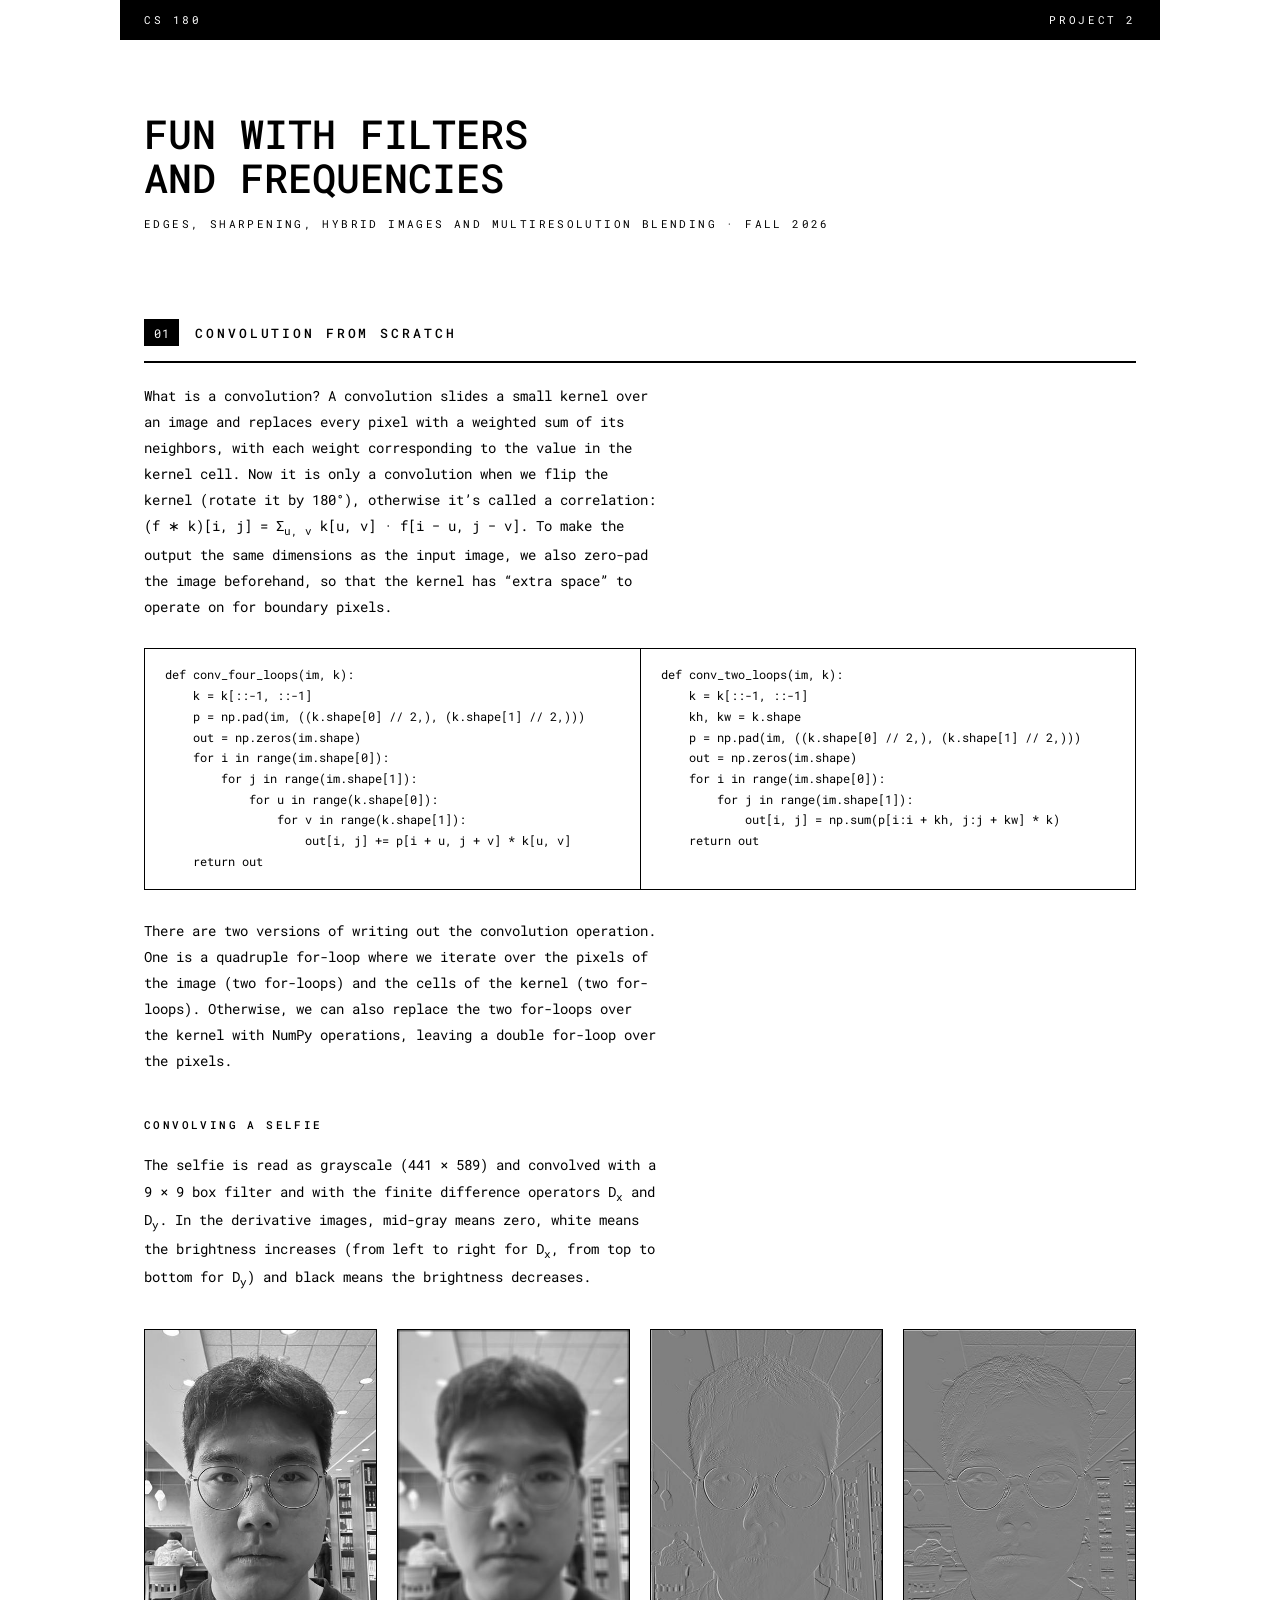
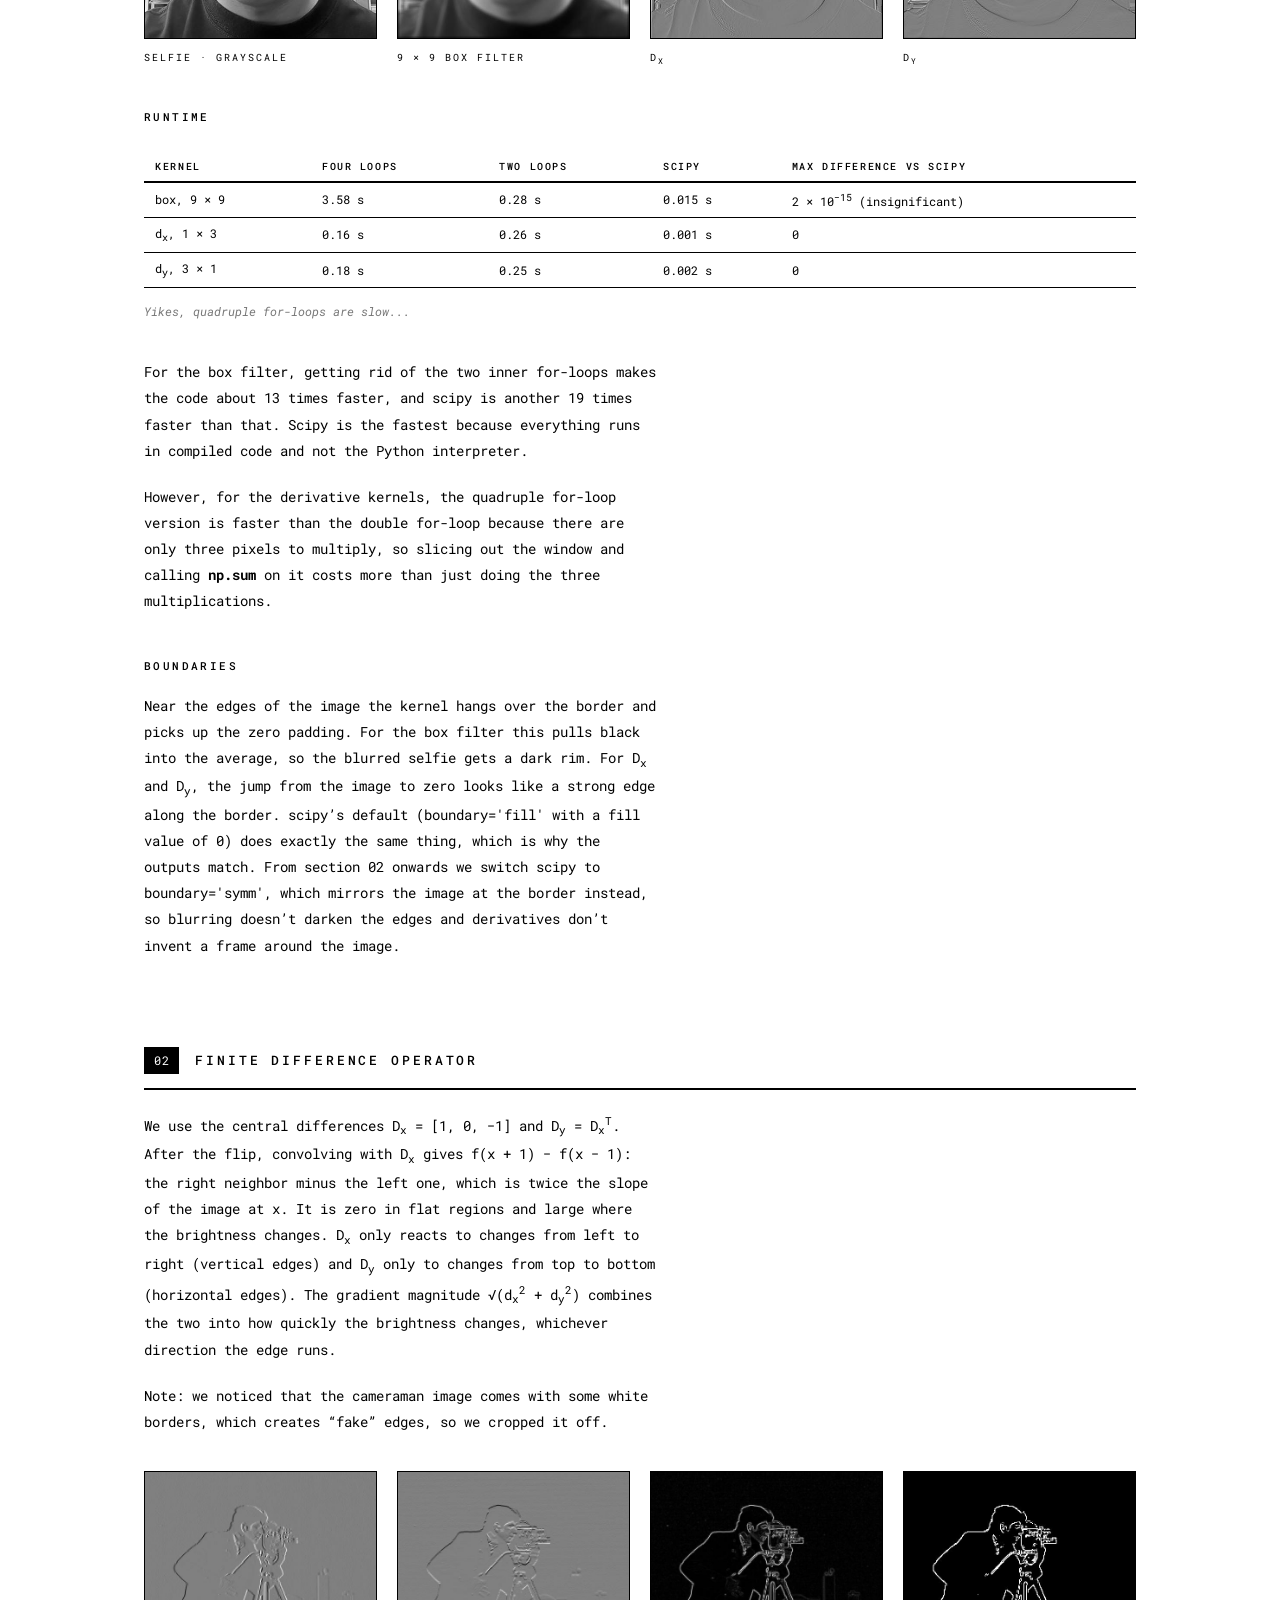
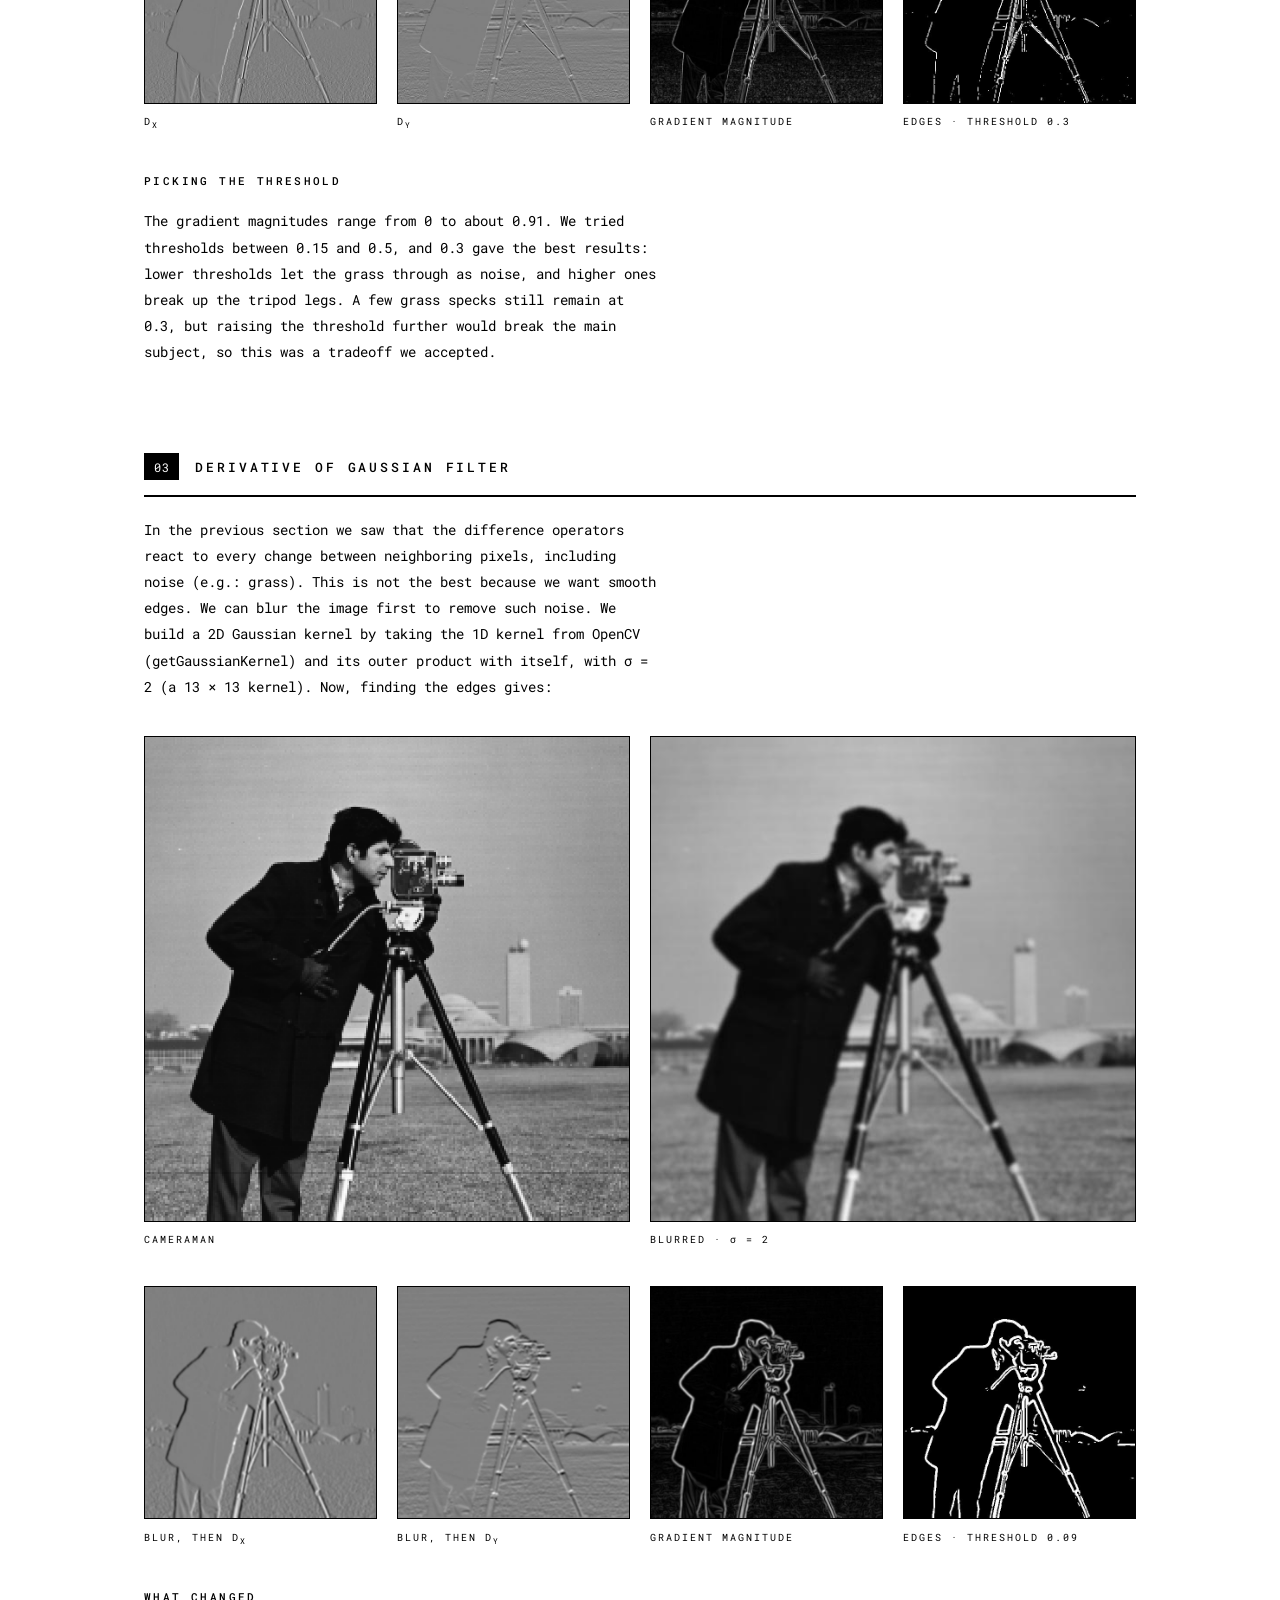
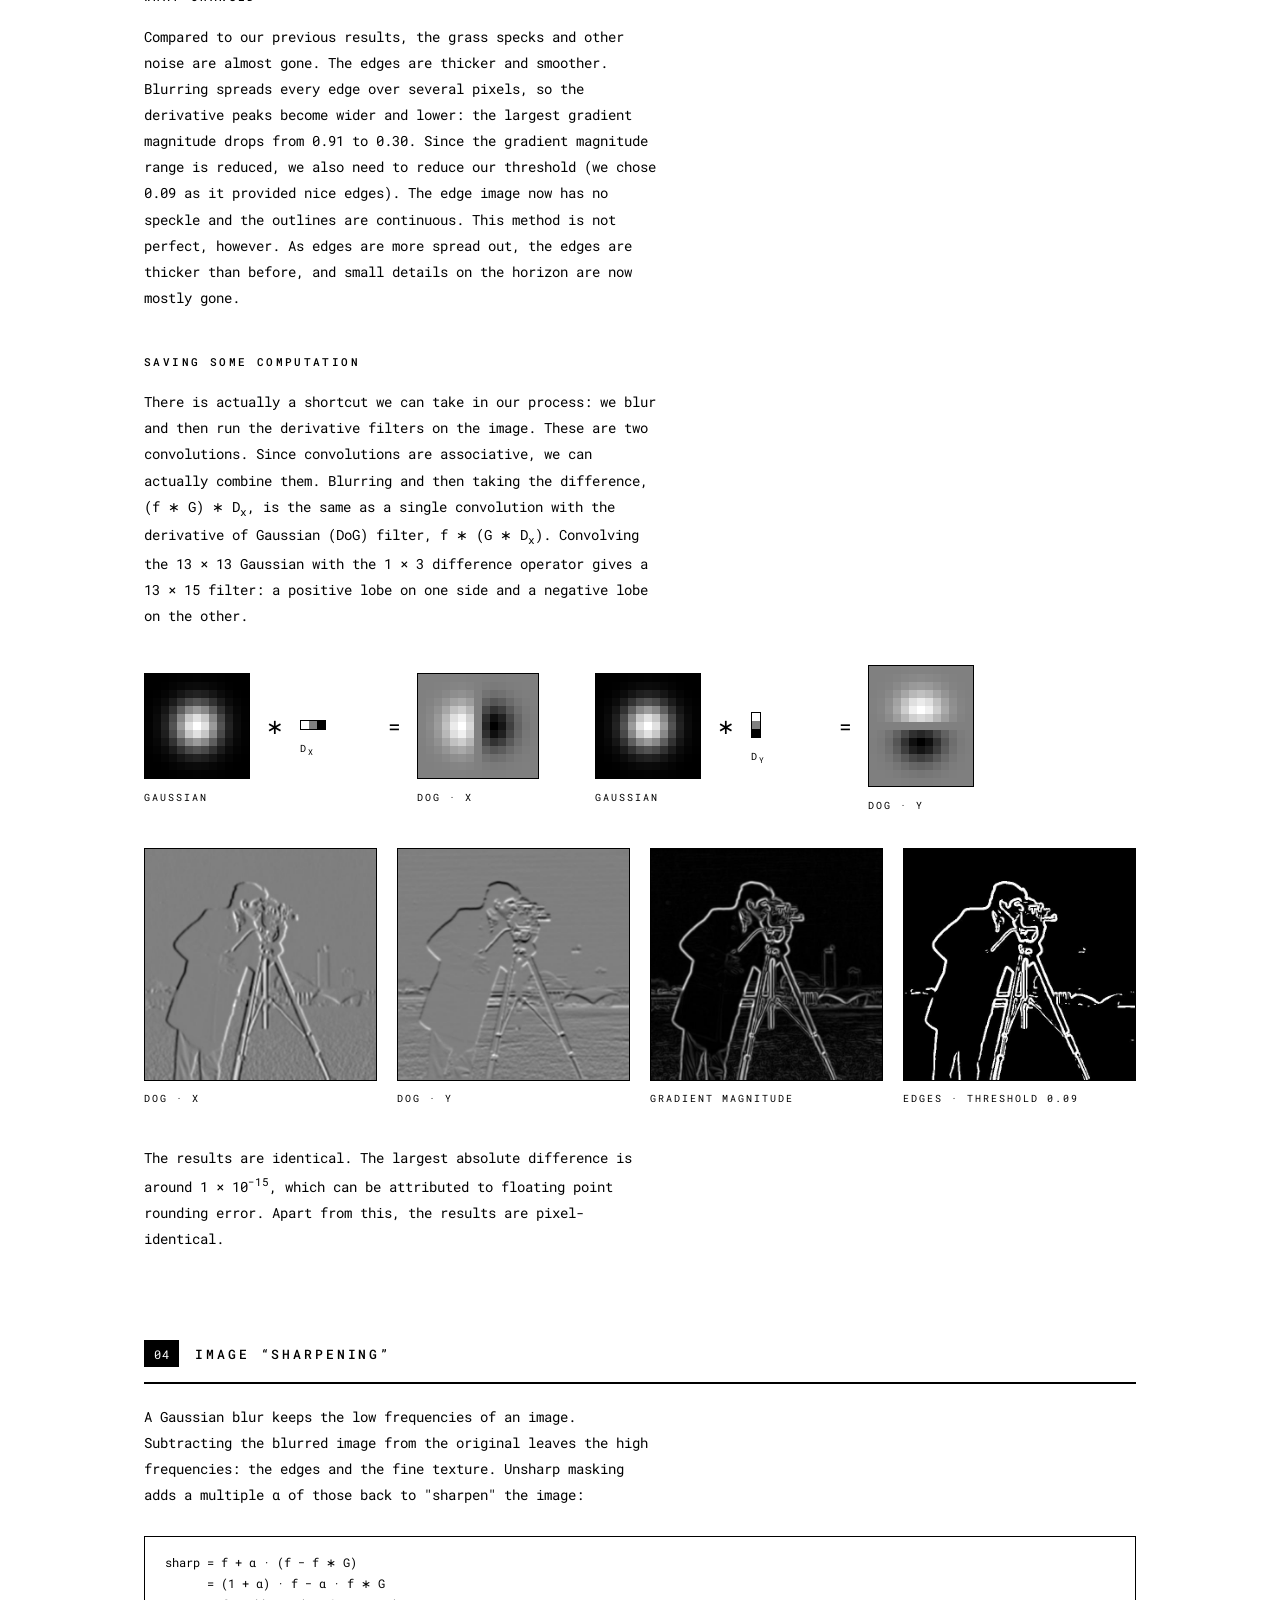
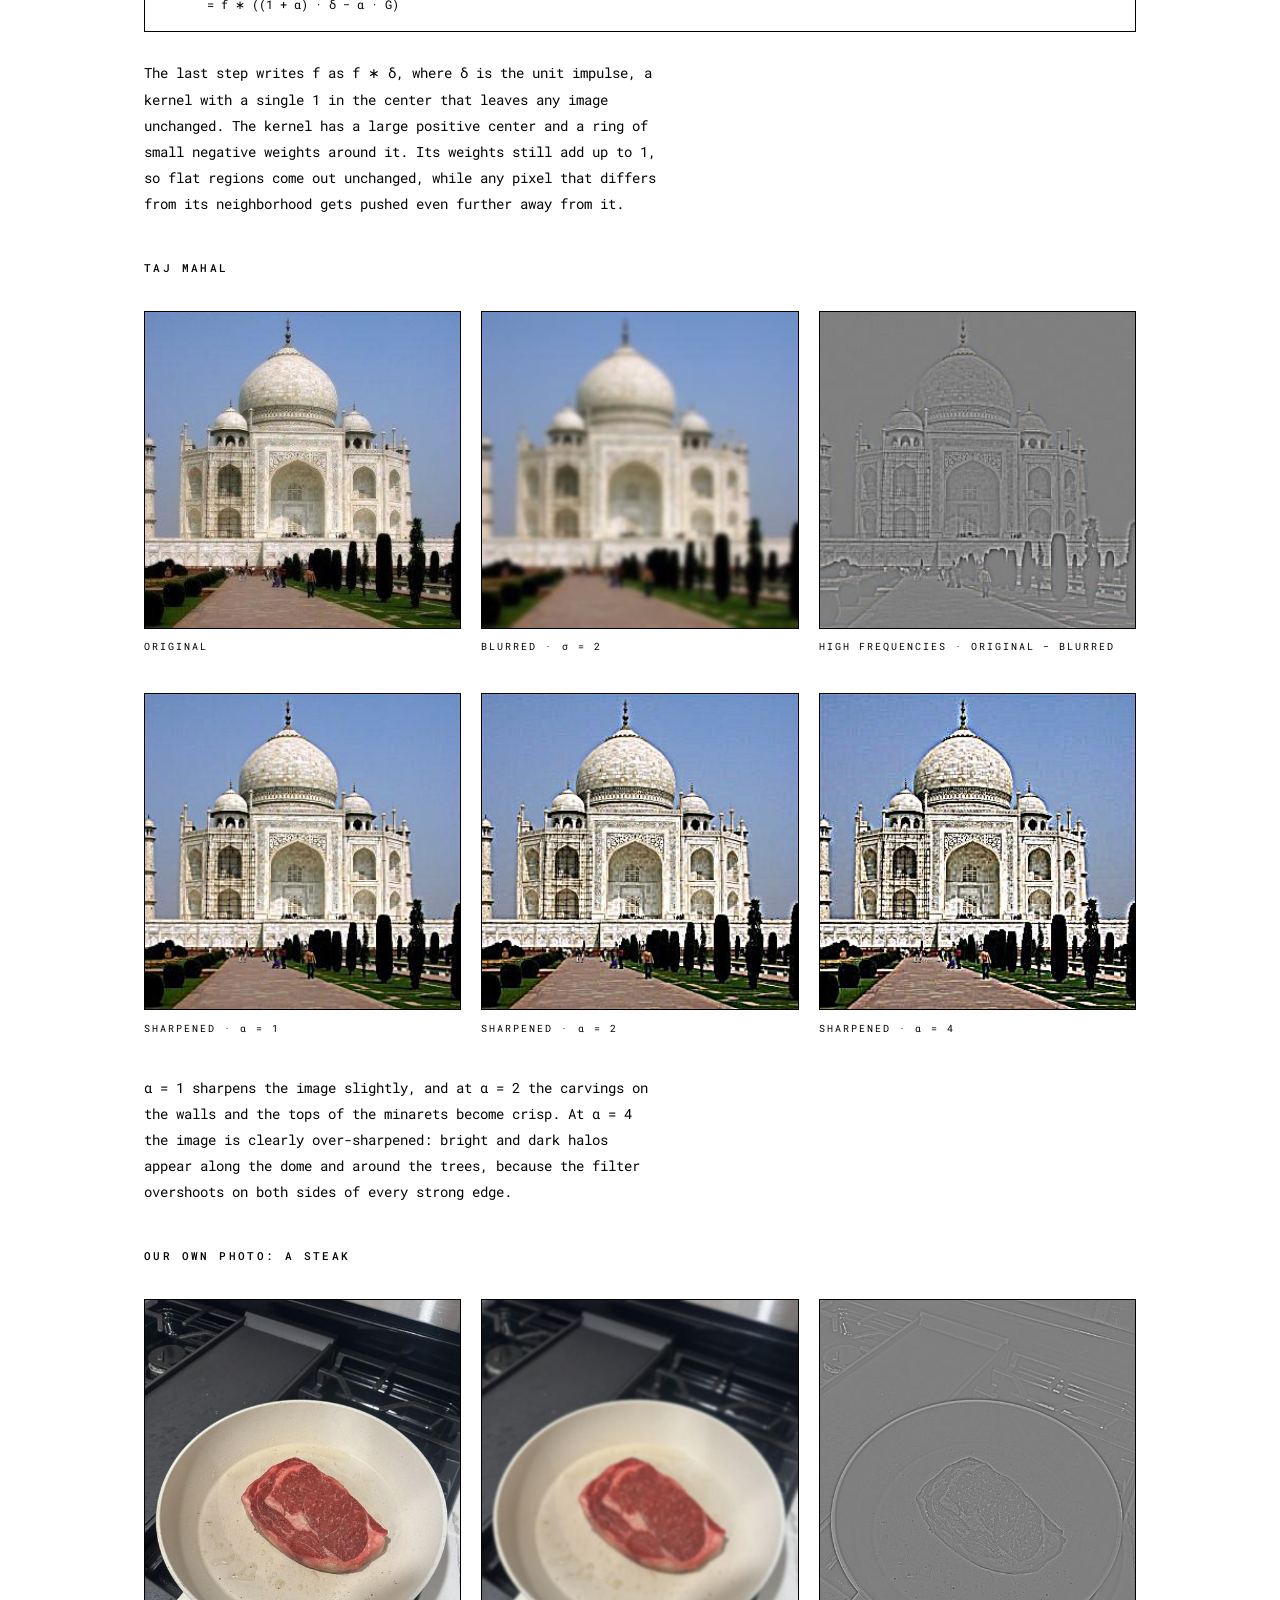
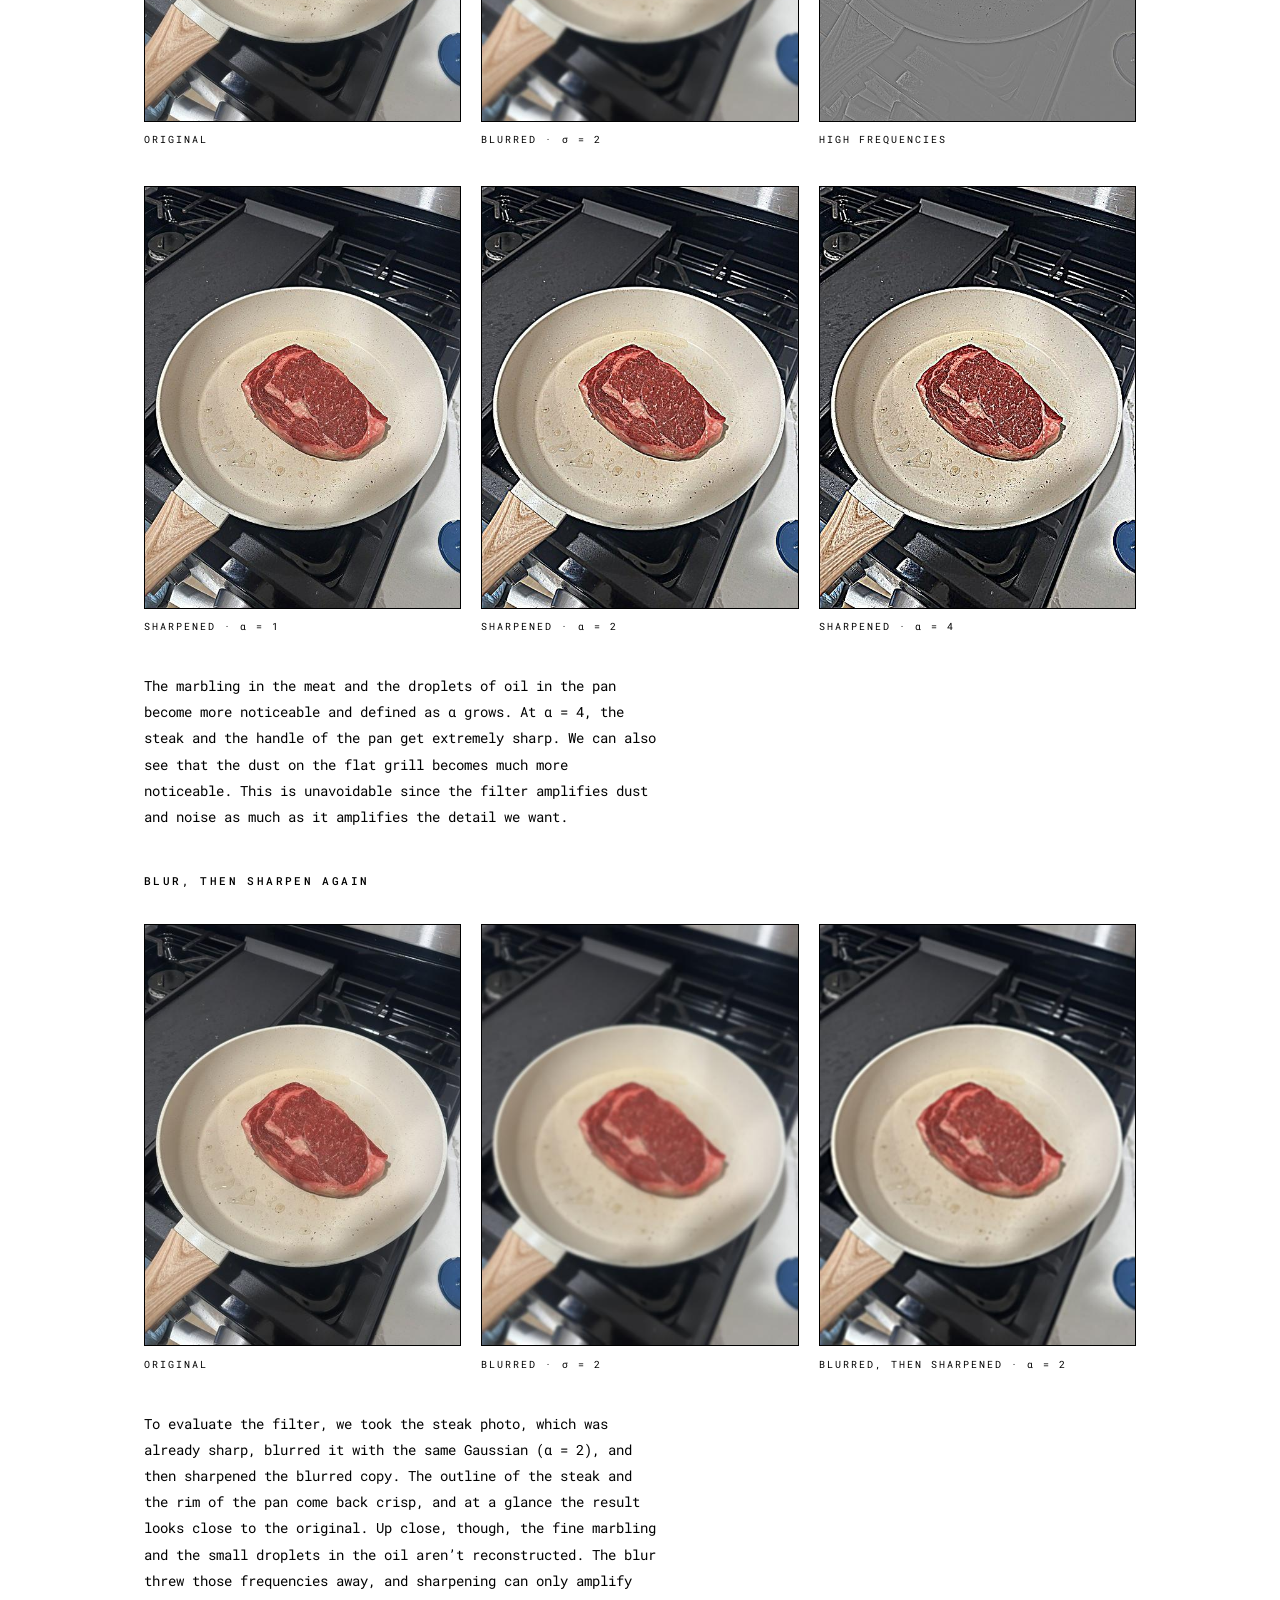
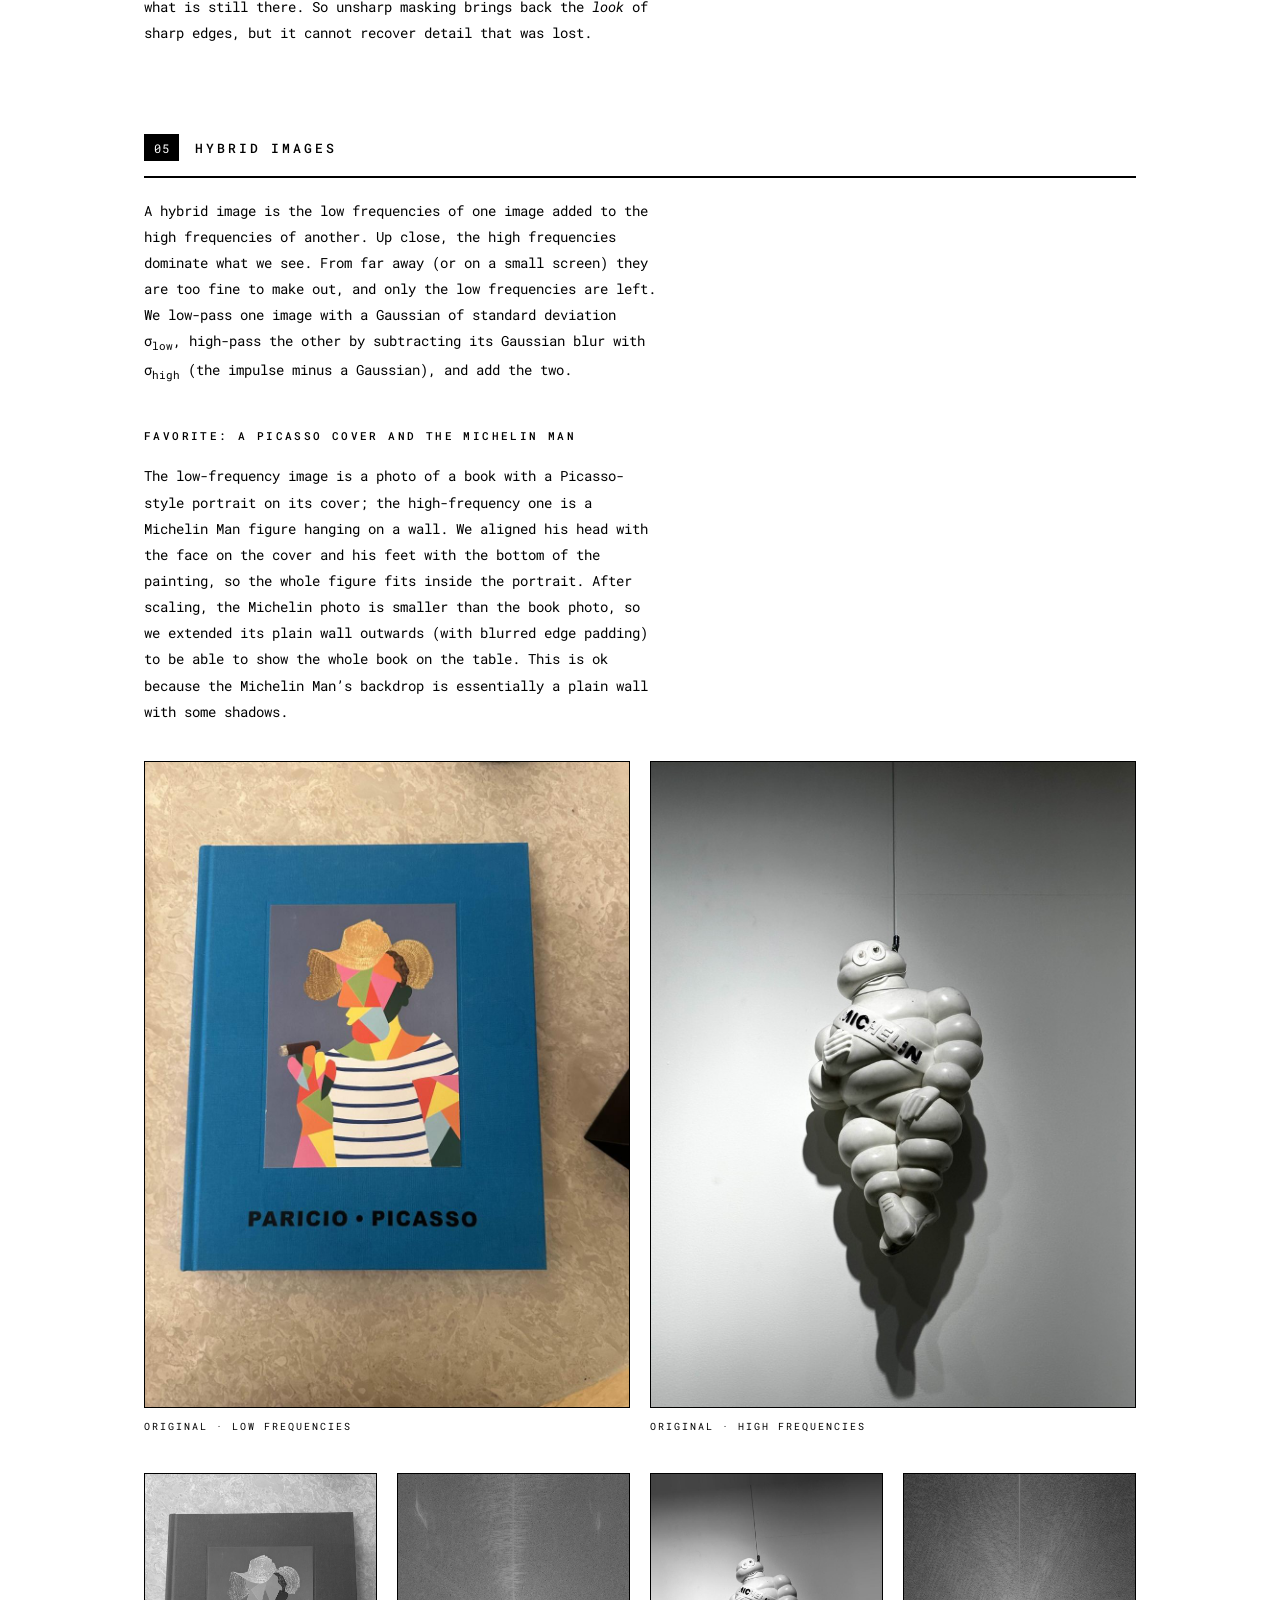
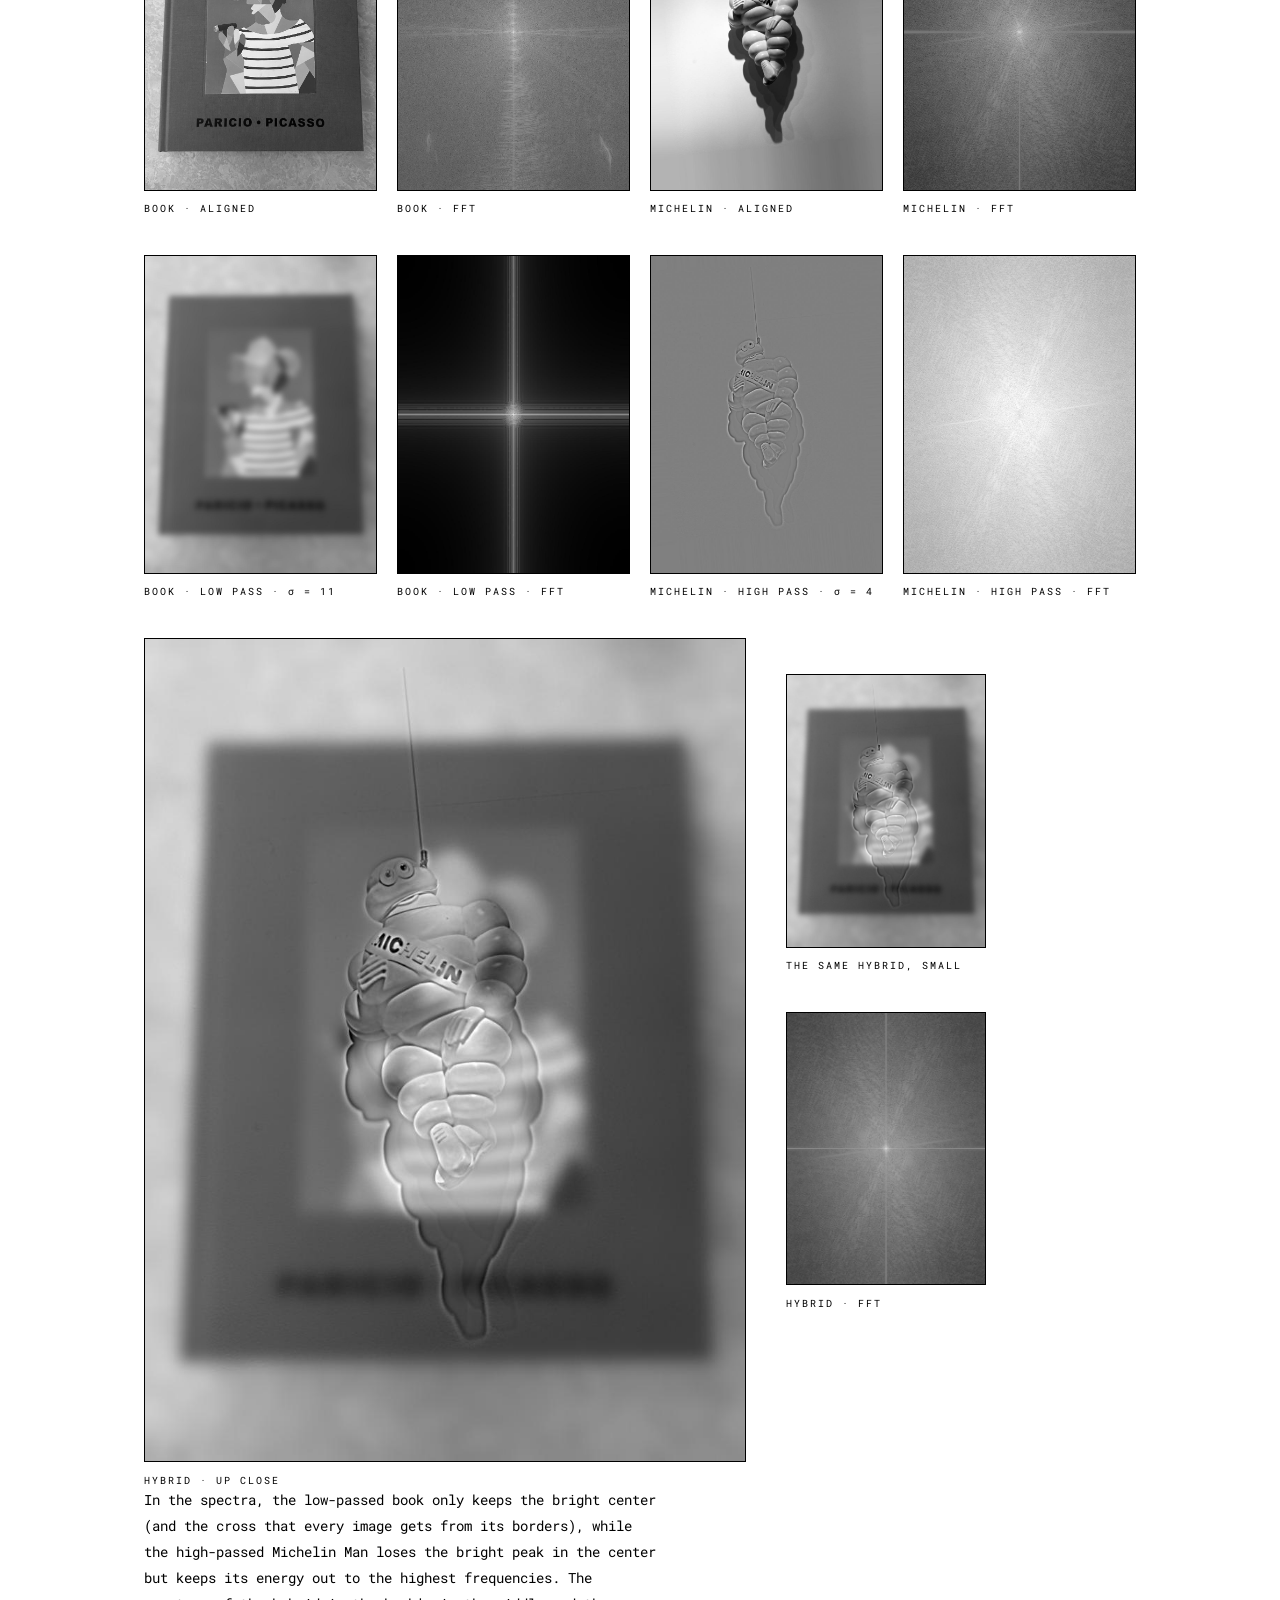
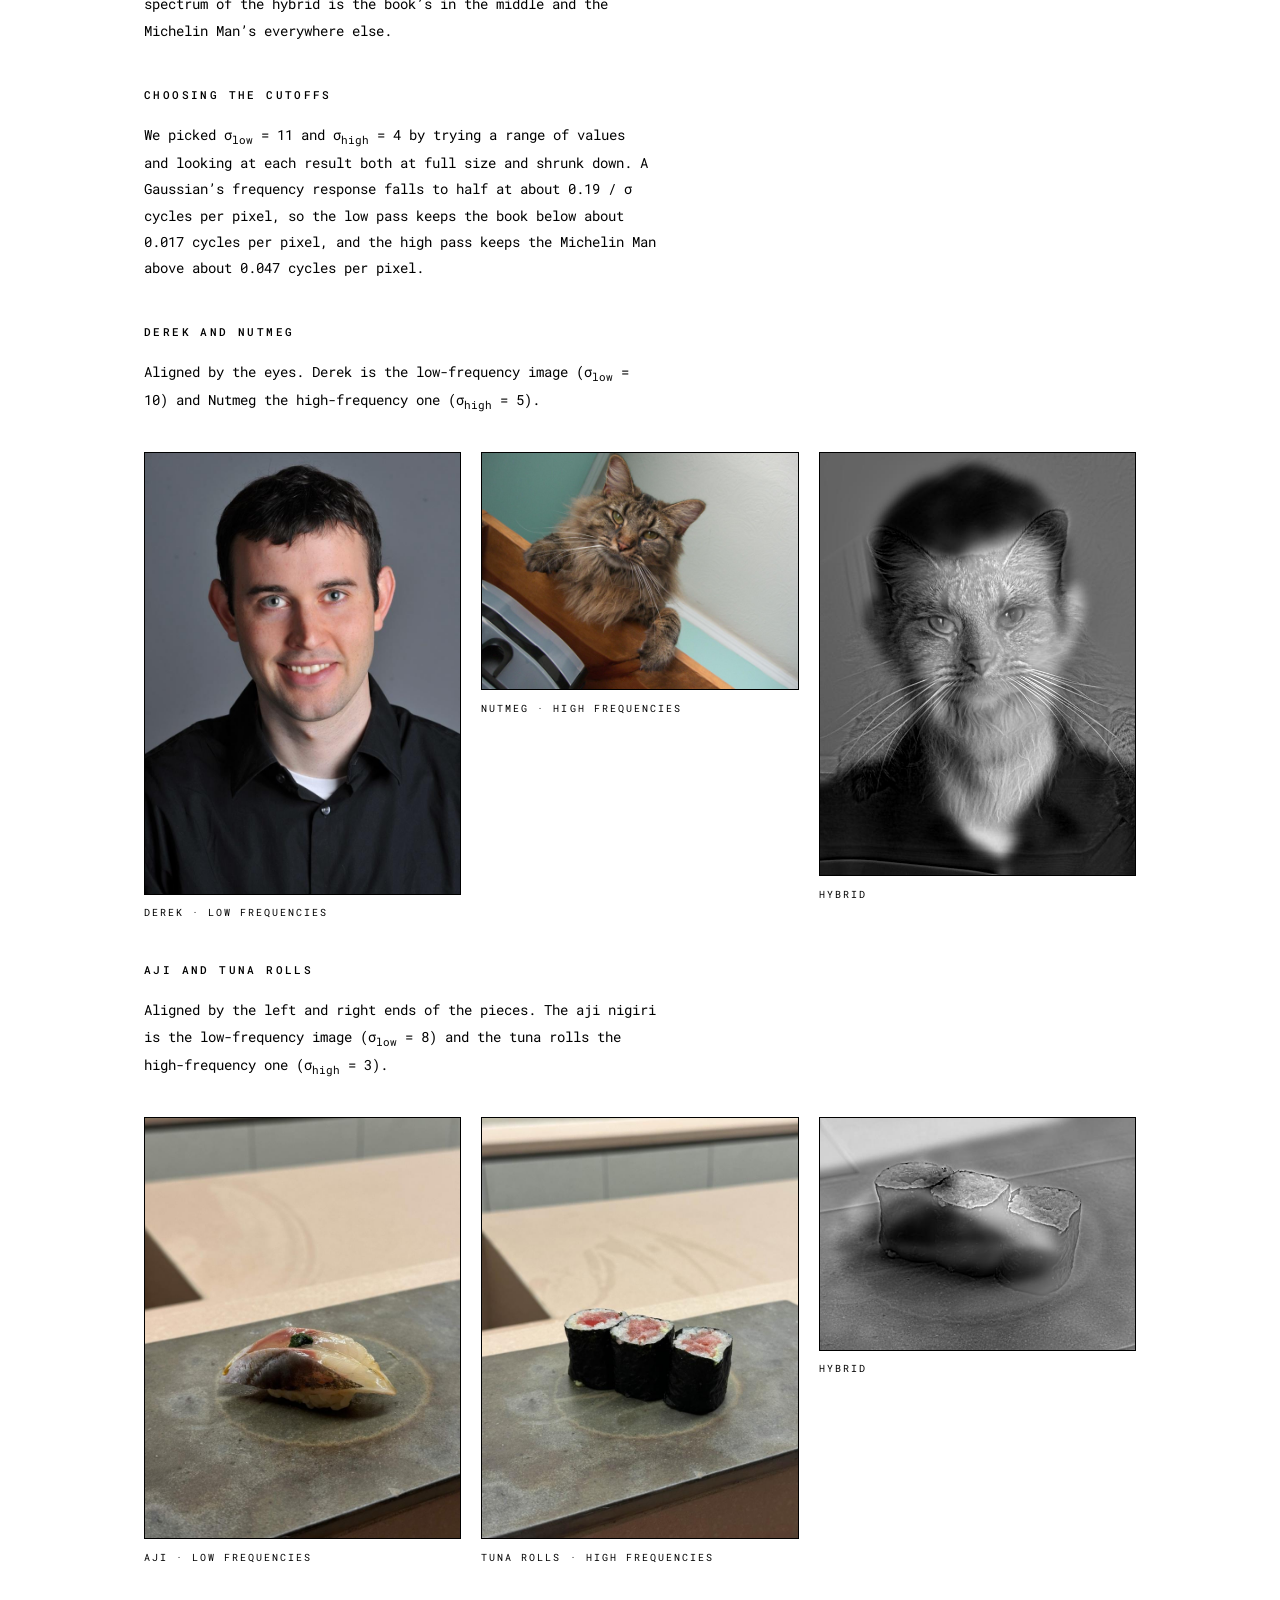
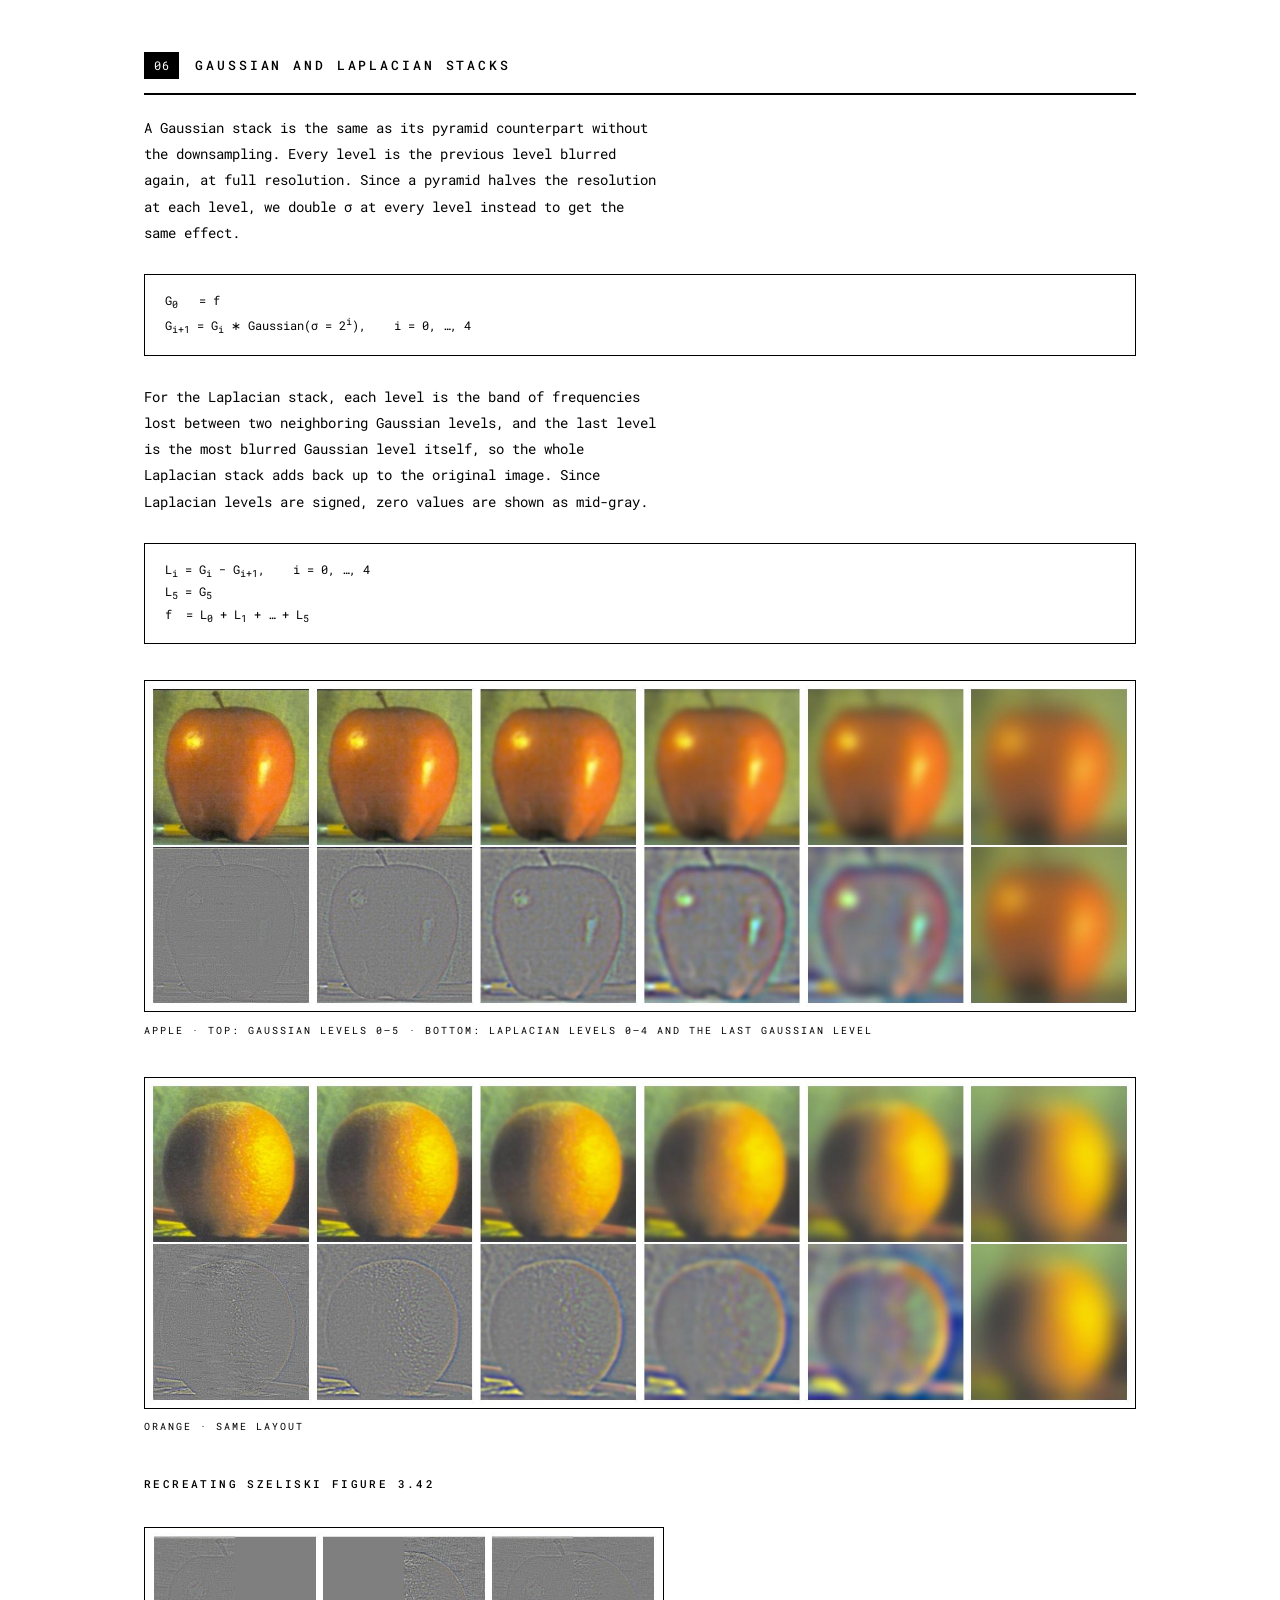
<file: proj2.html>
<!doctype html>
<html lang="en">
<head>
<meta charset="utf-8">
<meta name="viewport" content="width=device-width, initial-scale=1">
<title>project 2</title>
<link rel="preconnect" href="https://fonts.googleapis.com">
<link rel="preconnect" href="https://fonts.gstatic.com" crossorigin>
<link href="https://fonts.googleapis.com/css2?family=Roboto+Mono:wght@400;500&display=swap" rel="stylesheet">
<link rel="stylesheet" href="style.css">
</head>
<body class="doc">

<header class="bar">
  <span>cs 180</span>
  <span>project 2</span>
</header>

<h1 class="doc-title">fun with filters<br>and frequencies</h1>
<p class="doc-meta">edges, sharpening, hybrid images and multiresolution blending &middot; fall 2026</p>

<!-- ============================================================ -->
<section>
  <div class="sec-head"><span class="num">01</span><h2>convolution from scratch</h2></div>
  <p class="writeup">What is a convolution? A convolution slides a small kernel over an image and replaces every pixel with a weighted sum of its neighbors, with each weight corresponding to the value in the kernel cell. Now it is only a convolution when we flip the kernel (rotate it by 180&deg;), otherwise it&rsquo;s called a correlation: (f &lowast; k)[i, j] = &Sigma;<sub>u, v</sub> k[u, v] &middot; f[i &minus; u, j &minus; v]. To make the output the same dimensions as the input image, we also zero-pad the image beforehand, so that the kernel has &ldquo;extra space&rdquo; to operate on for boundary pixels.</p>
  <table class="codepair"><tr>
    <td><div class="code">def conv_four_loops(im, k):
    k = k[::-1, ::-1]
    p = np.pad(im, ((k.shape[0] // 2,), (k.shape[1] // 2,)))
    out = np.zeros(im.shape)
    for i in range(im.shape[0]):
        for j in range(im.shape[1]):
            for u in range(k.shape[0]):
                for v in range(k.shape[1]):
                    out[i, j] += p[i + u, j + v] * k[u, v]
    return out</div></td>
    <td><div class="code">def conv_two_loops(im, k):
    k = k[::-1, ::-1]
    kh, kw = k.shape
    p = np.pad(im, ((k.shape[0] // 2,), (k.shape[1] // 2,)))
    out = np.zeros(im.shape)
    for i in range(im.shape[0]):
        for j in range(im.shape[1]):
            out[i, j] = np.sum(p[i:i + kh, j:j + kw] * k)
    return out</div></td>
  </tr></table>
  <p class="writeup">There are two versions of writing out the convolution operation. One is a quadruple for-loop where we iterate over the pixels of the image (two for-loops) and the cells of the kernel (two for-loops). Otherwise, we can also replace the two for-loops over the kernel with NumPy operations, leaving a double for-loop over the pixels.</p>

  <p class="sub">convolving a selfie</p>
  <p class="writeup">The selfie is read as grayscale (441 &times; 589) and convolved with a 9 &times; 9 box filter and with the finite difference operators D<sub>x</sub> and D<sub>y</sub>. In the derivative images, mid-gray means zero, white means the brightness increases (from left to right for D<sub>x</sub>, from top to bottom for D<sub>y</sub>) and black means the brightness decreases.</p>
  <div class="quad">
    <figure><img src="media/p2/1_1_input.jpg" alt="Grayscale selfie"><figcaption>selfie &middot; grayscale</figcaption></figure>
    <figure><img src="media/p2/1_1_box.jpg" alt="Selfie blurred with a 9 by 9 box filter"><figcaption>9 &times; 9 box filter</figcaption></figure>
    <figure><img src="media/p2/1_1_dx.jpg" alt="Selfie convolved with Dx"><figcaption>d<sub>x</sub></figcaption></figure>
    <figure><img src="media/p2/1_1_dy.jpg" alt="Selfie convolved with Dy"><figcaption>d<sub>y</sub></figcaption></figure>
  </div>

  <p class="sub">runtime</p>
  <div class="tbl-wrap">
    <table class="tbl">
      <tr><th>kernel</th><th>four loops</th><th>two loops</th><th>scipy</th><th>max difference vs scipy</th></tr>
      <tr><td>box, 9 &times; 9</td><td>3.58 s</td><td>0.28 s</td><td>0.015 s</td><td>2 &times; 10<sup>&minus;15</sup> (insignificant)</td></tr>
      <tr><td>d<sub>x</sub>, 1 &times; 3</td><td>0.16 s</td><td>0.26 s</td><td>0.001 s</td><td>0</td></tr>
      <tr><td>d<sub>y</sub>, 3 &times; 1</td><td>0.18 s</td><td>0.25 s</td><td>0.002 s</td><td>0</td></tr>
    </table>
    <p class="note"><em>Yikes, quadruple for-loops are slow...</em></p>
  </div>
  <p class="writeup">For the box filter, getting rid of the two inner for-loops makes the code about 13 times faster, and scipy is another 19 times faster than that. Scipy is the fastest because everything runs in compiled code and not the Python interpreter.</p>
  <p class="writeup">However, for the derivative kernels, the quadruple for-loop version is faster than the double for-loop because there are only three pixels to multiply, so slicing out the window and calling <strong><code>np.sum</code></strong> on it costs more than just doing the three multiplications.</p>

  <p class="sub">boundaries</p>
  <p class="writeup">Near the edges of the image the kernel hangs over the border and picks up the zero padding. For the box filter this pulls black into the average, so the blurred selfie gets a dark rim. For D<sub>x</sub> and D<sub>y</sub>, the jump from the image to zero looks like a strong edge along the border. scipy&rsquo;s default (<code>boundary='fill'</code> with a fill value of 0) does exactly the same thing, which is why the outputs match. From section 02 onwards we switch scipy to <code>boundary='symm'</code>, which mirrors the image at the border instead, so blurring doesn&rsquo;t darken the edges and derivatives don&rsquo;t invent a frame around the image.</p>
</section>

<!-- ============================================================ -->
<section>
  <div class="sec-head"><span class="num">02</span><h2>finite difference operator</h2></div>
  <p class="writeup">We use the central differences D<sub>x</sub> = [1, 0, &minus;1] and D<sub>y</sub> = D<sub>x</sub><sup>T</sup>. After the flip, convolving with D<sub>x</sub> gives f(x + 1) &minus; f(x &minus; 1): the right neighbor minus the left one, which is twice the slope of the image at x. It is zero in flat regions and large where the brightness changes. D<sub>x</sub> only reacts to changes from left to right (vertical edges) and D<sub>y</sub> only to changes from top to bottom (horizontal edges). The gradient magnitude &radic;(d<sub>x</sub><sup>2</sup> + d<sub>y</sub><sup>2</sup>) combines the two into how quickly the brightness changes, whichever direction the edge runs.</p>
  <p class="writeup">Note: we noticed that the cameraman image comes with some white borders, which creates &ldquo;fake&rdquo; edges, so we cropped it off.</p>
  <div class="quad">
    <figure><img src="media/p2/1_2_dx.jpg" alt="Cameraman convolved with Dx"><figcaption>d<sub>x</sub></figcaption></figure>
    <figure><img src="media/p2/1_2_dy.jpg" alt="Cameraman convolved with Dy"><figcaption>d<sub>y</sub></figcaption></figure>
    <figure><img src="media/p2/1_2_mag.jpg" alt="Gradient magnitude of the cameraman"><figcaption>gradient magnitude</figcaption></figure>
    <figure><img src="media/p2/1_2_edges.jpg" alt="Binarized gradient magnitude at threshold 0.3"><figcaption>edges &middot; threshold 0.3</figcaption></figure>
  </div>
  <p class="sub">picking the threshold</p>
  <p class="writeup">The gradient magnitudes range from 0 to about 0.91. We tried thresholds between 0.15 and 0.5, and 0.3 gave the best results: lower thresholds let the grass through as noise, and higher ones break up the tripod legs. A few grass specks still remain at 0.3, but raising the threshold further would break the main subject, so this was a tradeoff we accepted.</p>
</section>

<!-- ============================================================ -->
<section>
  <div class="sec-head"><span class="num">03</span><h2>derivative of gaussian filter</h2></div>
  <p class="writeup">In the previous section we saw that the difference operators react to every change between neighboring pixels, including noise (e.g.: grass). This is not the best because we want smooth edges. We can blur the image first to remove such noise. We build a 2D Gaussian kernel by taking the 1D kernel from OpenCV (getGaussianKernel) and its outer product with itself, with &sigma; = 2 (a 13 &times; 13 kernel). Now, finding the edges gives:</p>
  <div class="pair">
    <figure><img src="media/p2/cameraman.png" alt="Cameraman"><figcaption>cameraman</figcaption></figure>
    <figure><img src="media/p2/1_3_blurred.jpg" alt="Cameraman blurred with a Gaussian"><figcaption>blurred &middot; <span class="lc">&sigma;</span> = 2</figcaption></figure>
  </div>
  <div class="quad">
    <figure><img src="media/p2/1_3_blur_dx.jpg" alt="Blurred cameraman convolved with Dx"><figcaption>blur, then d<sub>x</sub></figcaption></figure>
    <figure><img src="media/p2/1_3_blur_dy.jpg" alt="Blurred cameraman convolved with Dy"><figcaption>blur, then d<sub>y</sub></figcaption></figure>
    <figure><img src="media/p2/1_3_blur_mag.jpg" alt="Gradient magnitude of the blurred cameraman"><figcaption>gradient magnitude</figcaption></figure>
    <figure><img src="media/p2/1_3_blur_edges.jpg" alt="Edges of the blurred cameraman at threshold 0.09"><figcaption>edges &middot; threshold 0.09</figcaption></figure>
  </div>
  <p class="sub">what changed</p>
  <p class="writeup">Compared to our previous results, the grass specks and other noise are almost gone. The edges are thicker and smoother. Blurring spreads every edge over several pixels, so the derivative peaks become wider and lower: the largest gradient magnitude drops from 0.91 to 0.30. Since the gradient magnitude range is reduced, we also need to reduce our threshold (we chose 0.09 as it provided nice edges). The edge image now has no speckle and the outlines are continuous. This method is not perfect, however. As edges are more spread out, the edges are thicker than before, and small details on the horizon are now mostly gone.</p>

  <p class="sub">saving some computation</p>
  <p class="writeup">There is actually a shortcut we can take in our process: we blur and then run the derivative filters on the image. These are two convolutions. Since convolutions are associative, we can actually combine them. Blurring and then taking the difference, (f &lowast; G) &lowast; D<sub>x</sub>, is the same as a single convolution with the derivative of Gaussian (DoG) filter, f &lowast; (G &lowast; D<sub>x</sub>). Convolving the 13 &times; 13 Gaussian with the 1 &times; 3 difference operator gives a 13 &times; 15 filter: a positive lobe on one side and a negative lobe on the other.</p>
  <div class="kernel-row">
    <div class="kernel-eq">
      <figure><img src="media/p2/1_3_gauss.jpg" alt="Gaussian kernel"><figcaption>gaussian</figcaption></figure>
      <span class="op">&lowast;</span>
      <figure><img src="media/p2/1_3_dx.jpg" alt="Finite difference operator Dx"><figcaption>d<sub>x</sub></figcaption></figure>
      <span class="op">=</span>
      <figure><img src="media/p2/1_3_dog_x.jpg" alt="Derivative of Gaussian filter in x"><figcaption>dog &middot; x</figcaption></figure>
    </div>
    <div class="kernel-eq">
      <figure><img src="media/p2/1_3_gauss.jpg" alt="Gaussian kernel"><figcaption>gaussian</figcaption></figure>
      <span class="op">&lowast;</span>
      <figure><img src="media/p2/1_3_dy.jpg" alt="Finite difference operator Dy"><figcaption>d<sub>y</sub></figcaption></figure>
      <span class="op">=</span>
      <figure><img src="media/p2/1_3_dog_y.jpg" alt="Derivative of Gaussian filter in y"><figcaption>dog &middot; y</figcaption></figure>
    </div>
  </div>
  <div class="quad">
    <figure><img src="media/p2/1_3_dog_dx.jpg" alt="Cameraman convolved with the x DoG filter"><figcaption>dog &middot; x</figcaption></figure>
    <figure><img src="media/p2/1_3_dog_dy.jpg" alt="Cameraman convolved with the y DoG filter"><figcaption>dog &middot; y</figcaption></figure>
    <figure><img src="media/p2/1_3_dog_mag.jpg" alt="Gradient magnitude from the DoG filters"><figcaption>gradient magnitude</figcaption></figure>
    <figure><img src="media/p2/1_3_dog_edges.jpg" alt="Edges from the DoG filters at threshold 0.09"><figcaption>edges &middot; threshold 0.09</figcaption></figure>
  </div>
  <p class="writeup">The results are identical. The largest absolute difference is around 1 &times; 10<sup>&minus;15</sup>, which can be attributed to floating point rounding error. Apart from this, the results are pixel-identical.</p>
</section>

<!-- ============================================================ -->
<section>
  <div class="sec-head"><span class="num">04</span><h2>image &ldquo;sharpening&rdquo;</h2></div>
  <p class="writeup">A Gaussian blur keeps the low frequencies of an image. Subtracting the blurred image from the original leaves the high frequencies: the edges and the fine texture. Unsharp masking adds a multiple &alpha; of those back to "sharpen" the image:</p>
  <div class="code">sharp = f + &alpha; &middot; (f &minus; f &lowast; G)
      = (1 + &alpha;) &middot; f &minus; &alpha; &middot; f &lowast; G
      = f &lowast; ((1 + &alpha;) &middot; &delta; &minus; &alpha; &middot; G)</div>
  <p class="writeup">The last step writes f as f &lowast; &delta;, where &delta; is the unit impulse, a kernel with a single 1 in the center that leaves any image unchanged. The kernel has a large positive center and a ring of small negative weights around it. Its weights still add up to 1, so flat regions come out unchanged, while any pixel that differs from its neighborhood gets pushed even further away from it.</p>

  <p class="sub">taj mahal</p>
  <div class="trio">
    <figure><img src="media/p2/2_1_taj.jpg" alt="Taj Mahal"><figcaption>original</figcaption></figure>
    <figure><img src="media/p2/2_1_taj_blur.jpg" alt="Taj Mahal blurred"><figcaption>blurred &middot; <span class="lc">&sigma;</span> = 2</figcaption></figure>
    <figure><img src="media/p2/2_1_taj_high.jpg" alt="Taj Mahal high frequencies"><figcaption>high frequencies &middot; original &minus; blurred</figcaption></figure>
  </div>
  <div class="trio">
    <figure><img src="media/p2/2_1_taj_sharp_1.jpg" alt="Taj Mahal sharpened with alpha 1"><figcaption>sharpened &middot; <span class="lc">&alpha;</span> = 1</figcaption></figure>
    <figure><img src="media/p2/2_1_taj_sharp_2.jpg" alt="Taj Mahal sharpened with alpha 2"><figcaption>sharpened &middot; <span class="lc">&alpha;</span> = 2</figcaption></figure>
    <figure><img src="media/p2/2_1_taj_sharp_4.jpg" alt="Taj Mahal sharpened with alpha 4"><figcaption>sharpened &middot; <span class="lc">&alpha;</span> = 4</figcaption></figure>
  </div>
  <p class="writeup">&alpha; = 1 sharpens the image slightly, and at &alpha; = 2 the carvings on the walls and the tops of the minarets become crisp. At &alpha; = 4 the image is clearly over-sharpened: bright and dark halos appear along the dome and around the trees, because the filter overshoots on both sides of every strong edge.</p>

  <p class="sub">our own photo: a steak</p>
  <div class="trio">
    <figure><img src="media/p2/2_1_meat.jpg" alt="Steak in a pan"><figcaption>original</figcaption></figure>
    <figure><img src="media/p2/2_1_meat_blur.jpg" alt="Steak blurred"><figcaption>blurred &middot; <span class="lc">&sigma;</span> = 2</figcaption></figure>
    <figure><img src="media/p2/2_1_meat_high.jpg" alt="Steak high frequencies"><figcaption>high frequencies</figcaption></figure>
  </div>
  <div class="trio">
    <figure><img src="media/p2/2_1_meat_sharp_1.jpg" alt="Steak sharpened with alpha 1"><figcaption>sharpened &middot; <span class="lc">&alpha;</span> = 1</figcaption></figure>
    <figure><img src="media/p2/2_1_meat_sharp_2.jpg" alt="Steak sharpened with alpha 2"><figcaption>sharpened &middot; <span class="lc">&alpha;</span> = 2</figcaption></figure>
    <figure><img src="media/p2/2_1_meat_sharp_4.jpg" alt="Steak sharpened with alpha 4"><figcaption>sharpened &middot; <span class="lc">&alpha;</span> = 4</figcaption></figure>
  </div>
  <p class="writeup">The marbling in the meat and the droplets of oil in the pan become more noticeable and defined as &alpha; grows. At &alpha; = 4, the steak and the handle of the pan get extremely sharp. We can also see that the dust on the flat grill becomes much more noticeable. This is unavoidable since the filter amplifies dust and noise as much as it amplifies the detail we want.</p>

  <p class="sub">blur, then sharpen again</p>
  <div class="trio">
    <figure><img src="media/p2/2_1_meat.jpg" alt="Original steak"><figcaption>original</figcaption></figure>
    <figure><img src="media/p2/2_1_meat_blur.jpg" alt="Blurred steak"><figcaption>blurred &middot; <span class="lc">&sigma;</span> = 2</figcaption></figure>
    <figure><img src="media/p2/2_1_meat_resharp_2.jpg" alt="Blurred steak sharpened again"><figcaption>blurred, then sharpened &middot; <span class="lc">&alpha;</span> = 2</figcaption></figure>
  </div>
  <p class="writeup">To evaluate the filter, we took the steak photo, which was already sharp, blurred it with the same Gaussian (&alpha; = 2), and then sharpened the blurred copy. The outline of the steak and the rim of the pan come back crisp, and at a glance the result looks close to the original. Up close, though, the fine marbling and the small droplets in the oil aren&rsquo;t reconstructed. The blur threw those frequencies away, and sharpening can only amplify what is still there. So unsharp masking brings back the <em>look</em> of sharp edges, but it cannot recover detail that was lost.</p>
</section>

<!-- ============================================================ -->
<section>
  <div class="sec-head"><span class="num">05</span><h2>hybrid images</h2></div>
  <p class="writeup">A hybrid image is the low frequencies of one image added to the high frequencies of another. Up close, the high frequencies dominate what we see. From far away (or on a small screen) they are too fine to make out, and only the low frequencies are left. We low-pass one image with a Gaussian of standard deviation &sigma;<sub>low</sub>, high-pass the other by subtracting its Gaussian blur with &sigma;<sub>high</sub> (the impulse minus a Gaussian), and add the two.</p>

  <p class="sub">favorite: a picasso cover and the michelin man</p>
  <p class="writeup">The low-frequency image is a photo of a book with a Picasso-style portrait on its cover; the high-frequency one is a Michelin Man figure hanging on a wall. We aligned his head with the face on the cover and his feet with the bottom of the painting, so the whole figure fits inside the portrait. After scaling, the Michelin photo is smaller than the book photo, so we extended its plain wall outwards (with blurred edge padding) to be able to show the whole book on the table. This is ok because the Michelin Man&rsquo;s backdrop is essentially a plain wall with some shadows.</p>
  <div class="pair">
    <figure><img src="media/p2/2_2_picasso_michelin_low_input.jpg" alt="Book with a Picasso-style portrait on the cover"><figcaption>original &middot; low frequencies</figcaption></figure>
    <figure><img src="media/p2/2_2_picasso_michelin_high_input.jpg" alt="Michelin Man figure hanging on a wall"><figcaption>original &middot; high frequencies</figcaption></figure>
  </div>
  <div class="quad">
    <figure><img src="media/p2/2_2_picasso_michelin_low_aligned.jpg" alt="Book, aligned, grayscale"><figcaption>book &middot; aligned</figcaption></figure>
    <figure><img src="media/p2/2_2_picasso_michelin_low_aligned_fft.jpg" alt="Log magnitude spectrum of the aligned book"><figcaption>book &middot; fft</figcaption></figure>
    <figure><img src="media/p2/2_2_picasso_michelin_high_aligned.jpg" alt="Michelin Man, aligned, grayscale"><figcaption>michelin &middot; aligned</figcaption></figure>
    <figure><img src="media/p2/2_2_picasso_michelin_high_aligned_fft.jpg" alt="Log magnitude spectrum of the aligned Michelin Man"><figcaption>michelin &middot; fft</figcaption></figure>
  </div>
  <div class="quad">
    <figure><img src="media/p2/2_2_picasso_michelin_low_filtered.jpg" alt="Book, low-pass filtered"><figcaption>book &middot; low pass &middot; <span class="lc">&sigma;</span> = 11</figcaption></figure>
    <figure><img src="media/p2/2_2_picasso_michelin_low_filtered_fft.jpg" alt="Log magnitude spectrum of the low-passed book"><figcaption>book &middot; low pass &middot; fft</figcaption></figure>
    <figure><img src="media/p2/2_2_picasso_michelin_high_filtered.jpg" alt="Michelin Man, high-pass filtered"><figcaption>michelin &middot; high pass &middot; <span class="lc">&sigma;</span> = 4</figcaption></figure>
    <figure><img src="media/p2/2_2_picasso_michelin_high_filtered_fft.jpg" alt="Log magnitude spectrum of the high-passed Michelin Man"><figcaption>michelin &middot; high pass &middot; fft</figcaption></figure>
  </div>
  <div class="side">
    <figure><img src="media/p2/2_2_picasso_michelin.jpg" alt="Hybrid of the Picasso cover and the Michelin Man"><figcaption>hybrid &middot; up close</figcaption></figure>
    <div>
      <div class="plate"><figure><img src="media/p2/2_2_picasso_michelin.jpg" alt="The same hybrid, small"><figcaption>the same hybrid, small</figcaption></figure></div>
      <div class="plate"><figure><img src="media/p2/2_2_picasso_michelin_fft.jpg" alt="Log magnitude spectrum of the hybrid"><figcaption>hybrid &middot; fft</figcaption></figure></div>
    </div>
  </div>
  <p class="writeup">In the spectra, the low-passed book only keeps the bright center (and the cross that every image gets from its borders), while the high-passed Michelin Man loses the bright peak in the center but keeps its energy out to the highest frequencies. The spectrum of the hybrid is the book&rsquo;s in the middle and the Michelin Man&rsquo;s everywhere else.</p>
  <p class="sub">choosing the cutoffs</p>
  <p class="writeup">We picked &sigma;<sub>low</sub> = 11 and &sigma;<sub>high</sub> = 4 by trying a range of values and looking at each result both at full size and shrunk down. A Gaussian&rsquo;s frequency response falls to half at about 0.19 / &sigma; cycles per pixel, so the low pass keeps the book below about 0.017 cycles per pixel, and the high pass keeps the Michelin Man above about 0.047 cycles per pixel.</p>

  <p class="sub">derek and nutmeg</p>
  <p class="writeup">Aligned by the eyes. Derek is the low-frequency image (&sigma;<sub>low</sub> = 10) and Nutmeg the high-frequency one (&sigma;<sub>high</sub> = 5).</p>
  <div class="trio">
    <figure><img src="media/p2/2_2_derek_nutmeg_low_input.jpg" alt="Derek"><figcaption>derek &middot; low frequencies</figcaption></figure>
    <figure><img src="media/p2/2_2_derek_nutmeg_high_input.jpg" alt="Nutmeg the cat"><figcaption>nutmeg &middot; high frequencies</figcaption></figure>
    <figure><img src="media/p2/2_2_derek_nutmeg.jpg" alt="Hybrid of Derek and Nutmeg"><figcaption>hybrid</figcaption></figure>
  </div>

  <p class="sub">aji and tuna rolls</p>
  <p class="writeup">Aligned by the left and right ends of the pieces. The aji nigiri is the low-frequency image (&sigma;<sub>low</sub> = 8) and the tuna rolls the high-frequency one (&sigma;<sub>high</sub> = 3).</p>
  <div class="trio">
    <figure><img src="media/p2/2_2_aji_rolls_low_input.jpg" alt="Aji nigiri"><figcaption>aji &middot; low frequencies</figcaption></figure>
    <figure><img src="media/p2/2_2_aji_rolls_high_input.jpg" alt="Tuna rolls"><figcaption>tuna rolls &middot; high frequencies</figcaption></figure>
    <figure><img src="media/p2/2_2_aji_rolls.jpg" alt="Hybrid of the aji and the tuna rolls"><figcaption>hybrid</figcaption></figure>
  </div>
</section>

<!-- ============================================================ -->
<section>
  <div class="sec-head"><span class="num">06</span><h2>gaussian and laplacian stacks</h2></div>
  <p class="writeup">A Gaussian stack is the same as its pyramid counterpart without the downsampling. Every level is the previous level blurred again, at full resolution. Since a pyramid halves the resolution at each level, we double &sigma; at every level instead to get the same effect.</p>
  <div class="code">G<sub>0</sub>   = f
G<sub>i+1</sub> = G<sub>i</sub> &lowast; Gaussian(&sigma; = 2<sup>i</sup>),    i = 0, &hellip;, 4</div>
  <p class="writeup">For the Laplacian stack, each level is the band of frequencies lost between two neighboring Gaussian levels, and the last level is the most blurred Gaussian level itself, so the whole Laplacian stack adds back up to the original image. Since Laplacian levels are signed, zero values are shown as mid-gray.</p>
  <div class="code">L<sub>i</sub> = G<sub>i</sub> &minus; G<sub>i+1</sub>,    i = 0, &hellip;, 4
L<sub>5</sub> = G<sub>5</sub>
f  = L<sub>0</sub> + L<sub>1</sub> + &hellip; + L<sub>5</sub></div>
  <div class="wide">
    <figure><img src="media/p2/2_3_apple_stacks.jpg" alt="Gaussian and Laplacian stacks of the apple"><figcaption>apple &middot; top: gaussian levels 0&ndash;5 &middot; bottom: laplacian levels 0&ndash;4 and the last gaussian level</figcaption></figure>
  </div>
  <div class="wide">
    <figure><img src="media/p2/2_3_orange_stacks.jpg" alt="Gaussian and Laplacian stacks of the orange"><figcaption>orange &middot; same layout</figcaption></figure>
  </div>
  <p class="sub">recreating szeliski figure 3.42</p>
  <div class="solo">
    <figure><img src="media/p2/2_3_oraple_process.jpg" alt="Recreation of Szeliski figure 3.42 for the apple and orange"><figcaption>(a)&ndash;(l) &middot; rows: laplacian levels 0, 2, 4 and the sum of all levels &middot; columns: apple, orange, blend</figcaption></figure>
  </div>
</section>

<!-- ============================================================ -->
<section>
  <div class="sec-head"><span class="num">07</span><h2>multiresolution blending</h2></div>
  <p class="writeup">At every level, we blend the two Laplacian levels using the matching level of the mask&rsquo;s Gaussian stack as the weight, and then add the levels up:</p>
  <div class="code">blend = &Sigma;<sub>i</sub>  G<sub>i</sub>(mask) &middot; L<sub>i</sub>(A)  +  (1 &minus; G<sub>i</sub>(mask)) &middot; L<sub>i</sub>(B)</div>
  <p class="writeup">We blend fine details across a narrow seam and broader colors across a wider one for better blending. This gets rid of any visible edges and ghosting. Since we are dealing with color images, we blend one channel at a time and then recombine them.</p>

  <p class="sub">the oraple</p>
  <div class="trio">
    <figure><img src="media/p2/2_4_apple.jpg" alt="Apple"><figcaption>apple</figcaption></figure>
    <figure><img src="media/p2/2_4_orange.jpg" alt="Orange"><figcaption>orange</figcaption></figure>
    <figure><img src="media/p2/2_4_oraple.jpg" alt="Oraple"><figcaption>oraple &middot; vertical step &middot; 5 levels</figcaption></figure>
  </div>

  <p class="sub">a mountain on a forest</p>
  <p class="writeup">El Capitan on top of a forest, joined with a horizontal step just below the base of the cliff.</p>
  <div class="pair">
    <figure><img src="media/p2/2_4_mountain_top.jpg" alt="El Capitan at sunset"><figcaption>top &middot; el capitan</figcaption></figure>
    <figure><img src="media/p2/2_4_mountain_bottom.jpg" alt="Forested hills"><figcaption>bottom &middot; forest</figcaption></figure>
  </div>
  <div class="pair">
    <figure><img src="media/p2/2_4_mountain_mask.jpg" alt="Horizontal step mask"><figcaption>mask &middot; horizontal step at 72%</figcaption></figure>
    <figure><img src="media/p2/2_4_mountain.jpg" alt="El Capitan blended onto the forest"><figcaption>blend &middot; 6 levels</figcaption></figure>
  </div>

  <p class="sub">roses served on a plate</p>
  <p class="writeup">An elliptical mask cuts a hole in the center of the plate, and the roses fill it.</p>
  <div class="trio">
    <figure><img src="media/p2/2_4_plate.jpg" alt="Plate held on a wooden table"><figcaption>plate</figcaption></figure>
    <figure><img src="media/p2/2_4_roses.jpg" alt="White roses"><figcaption>roses &middot; original</figcaption></figure>
    <figure><img src="media/p2/2_4_roses_placed.jpg" alt="Roses scaled and moved to line up with the hole"><figcaption>roses &middot; scaled and placed</figcaption></figure>
  </div>
  <div class="pair">
    <figure><img src="media/p2/2_4_plate_roses_mask.jpg" alt="Elliptical mask"><figcaption>mask &middot; ellipse</figcaption></figure>
    <figure><img src="media/p2/2_4_plate_roses.jpg" alt="Roses blended into a hole in the plate"><figcaption>blend &middot; 4 levels</figcaption></figure>
  </div>
  <p class="sub">the process, figure 10 style</p>
  <p class="writeup">This is our favorite result, so we broke it down the same way as the oraple. Each row is a Laplacian level (0, 2 and 3), with the roses weighted by the mask on the left, the plate weighted by one minus the mask in the middle, and their sum on the right. Since we only used four levels here, level 3 is the coarsest band. The bottom row shows the masked inputs and the final blend.</p>
  <div class="solo">
    <figure><img src="media/p2/2_4_plate_roses_process.jpg" alt="Laplacian stack breakdown of the roses and plate blend"><figcaption>rows: laplacian levels 0, 2, 3 and the sum of all levels &middot; columns: roses, plate, blend</figcaption></figure>
  </div>
</section>

<!-- ============================================================ -->
<section>
  <div class="sec-head"><span class="num">08</span><h2>the most important thing we learned</h2></div>
  <p class="writeup">Almost everything in this project turned out to be the same operation: split the image into frequency bands with Gaussians, then decide what to do with each band. Boost the high band and get a sharpened image. Mix the high band of one image and the low band of another image and you make a hybrid. Blend every band with its own seam width and get multiresolution blending. Everything is controlled by the Gaussian&rsquo;s &sigma; and alignment (which we saw was already important from project 1). Once we see it this way, the parameters become much easier to reason about. Simply align the images the way you want them, and tune &sigma; to control the split between high and low frequencies.</p>
</section>

<footer class="doc-foot">
  <a href="index.html">&larr; index</a>
  <span>cs 180 project by daniel shin</span>
</footer>

</body>
</html>
</file>
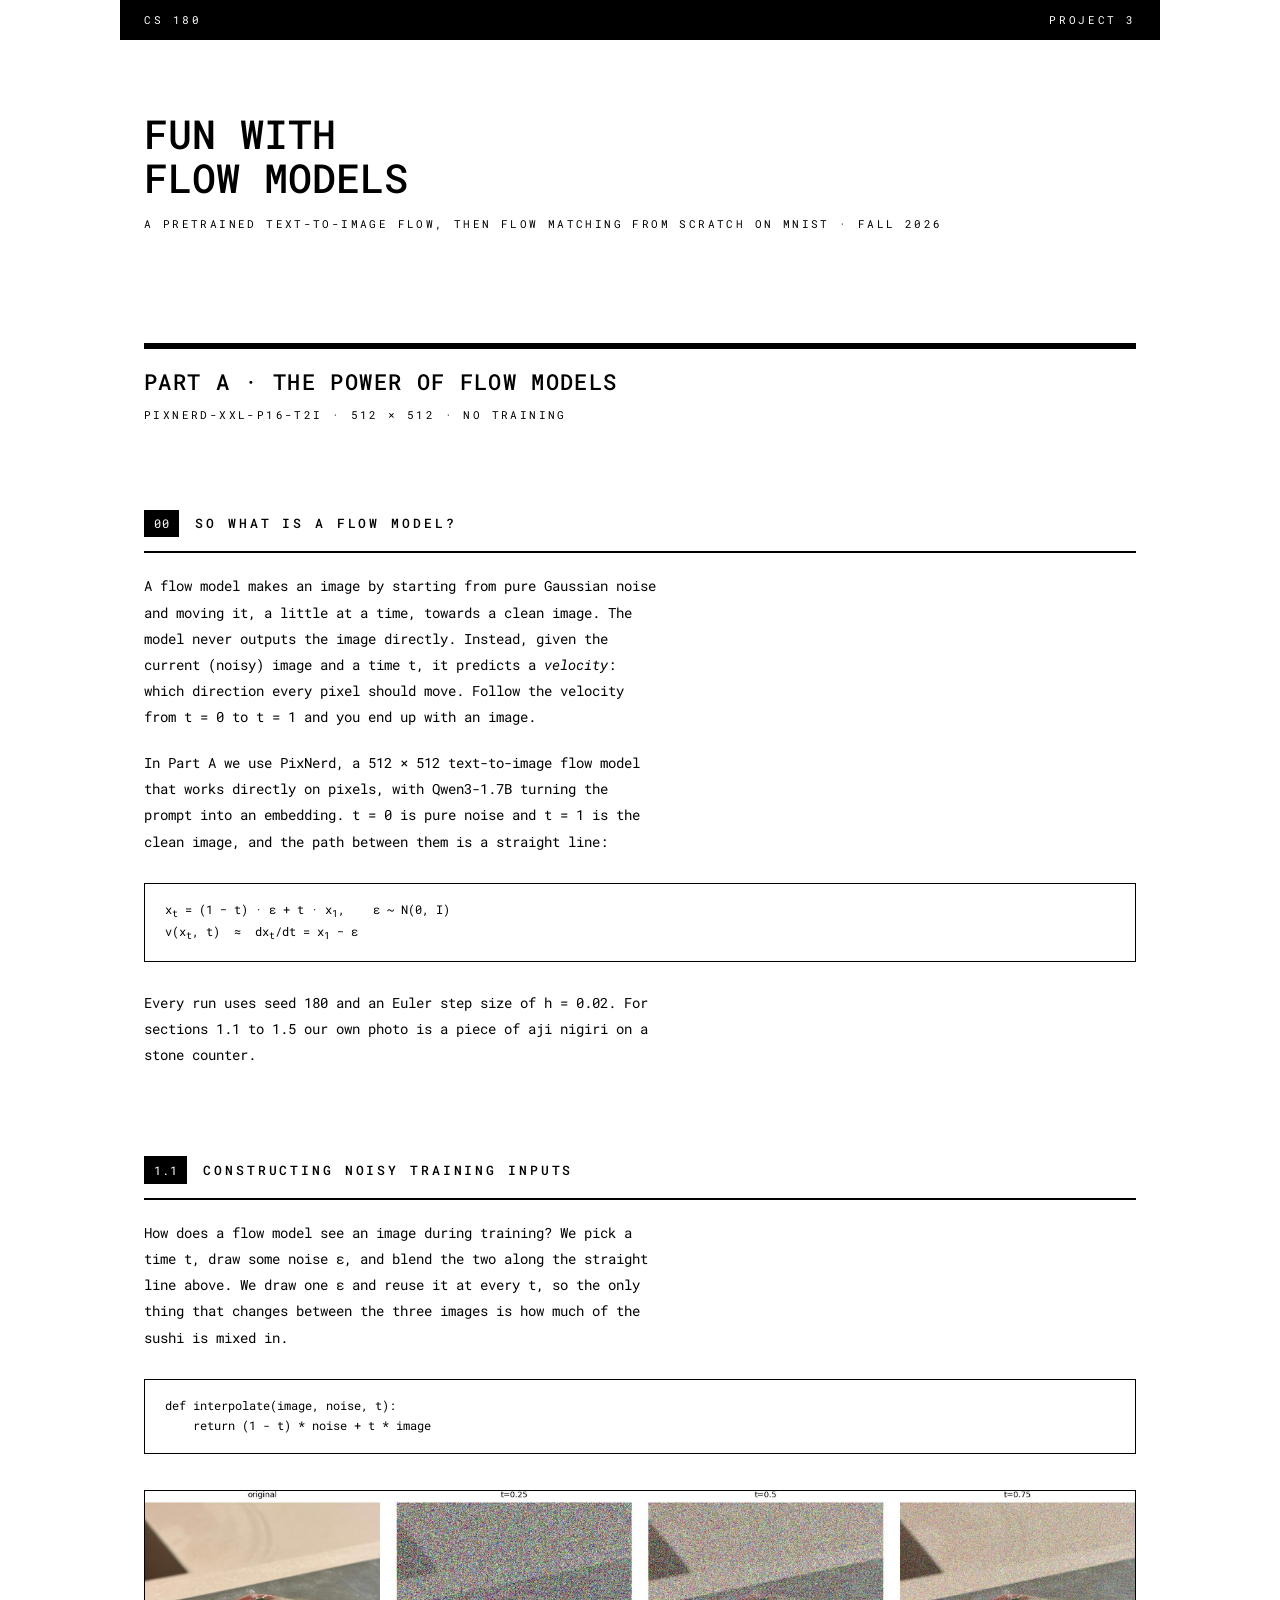
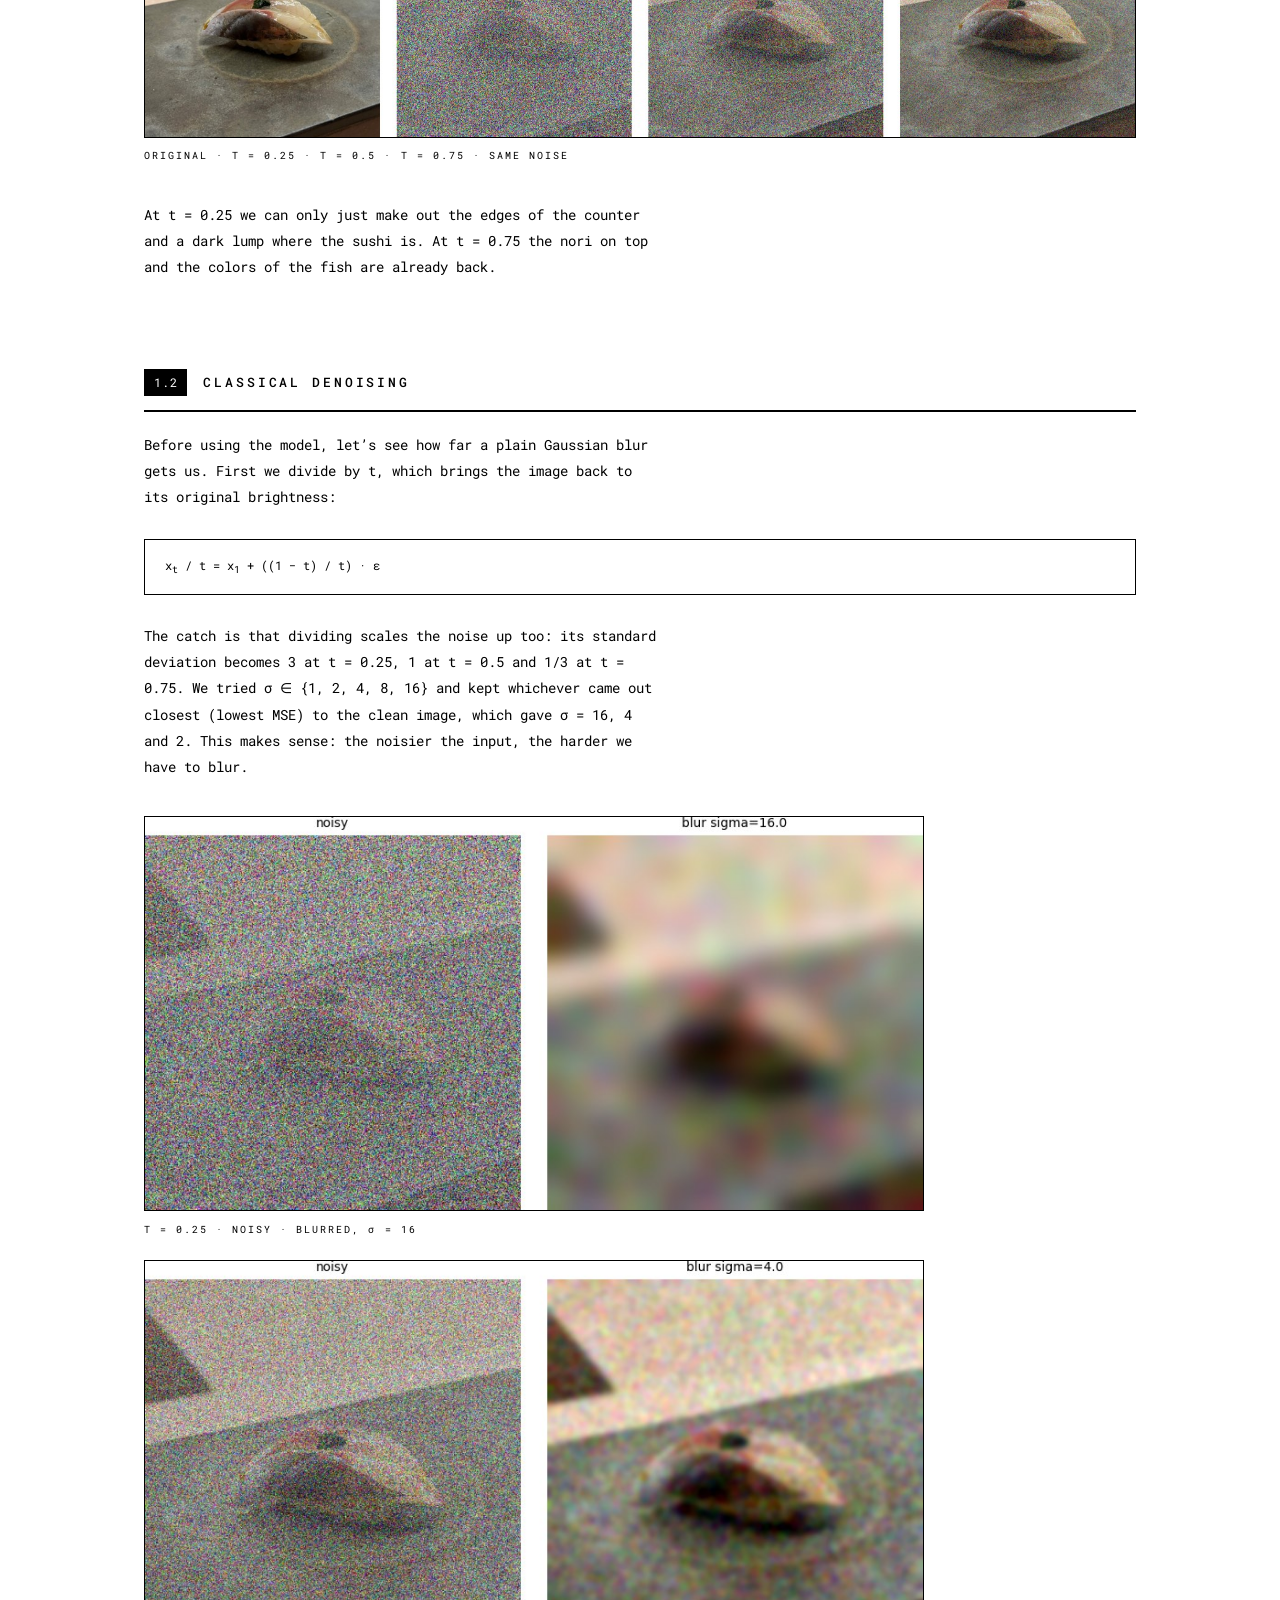
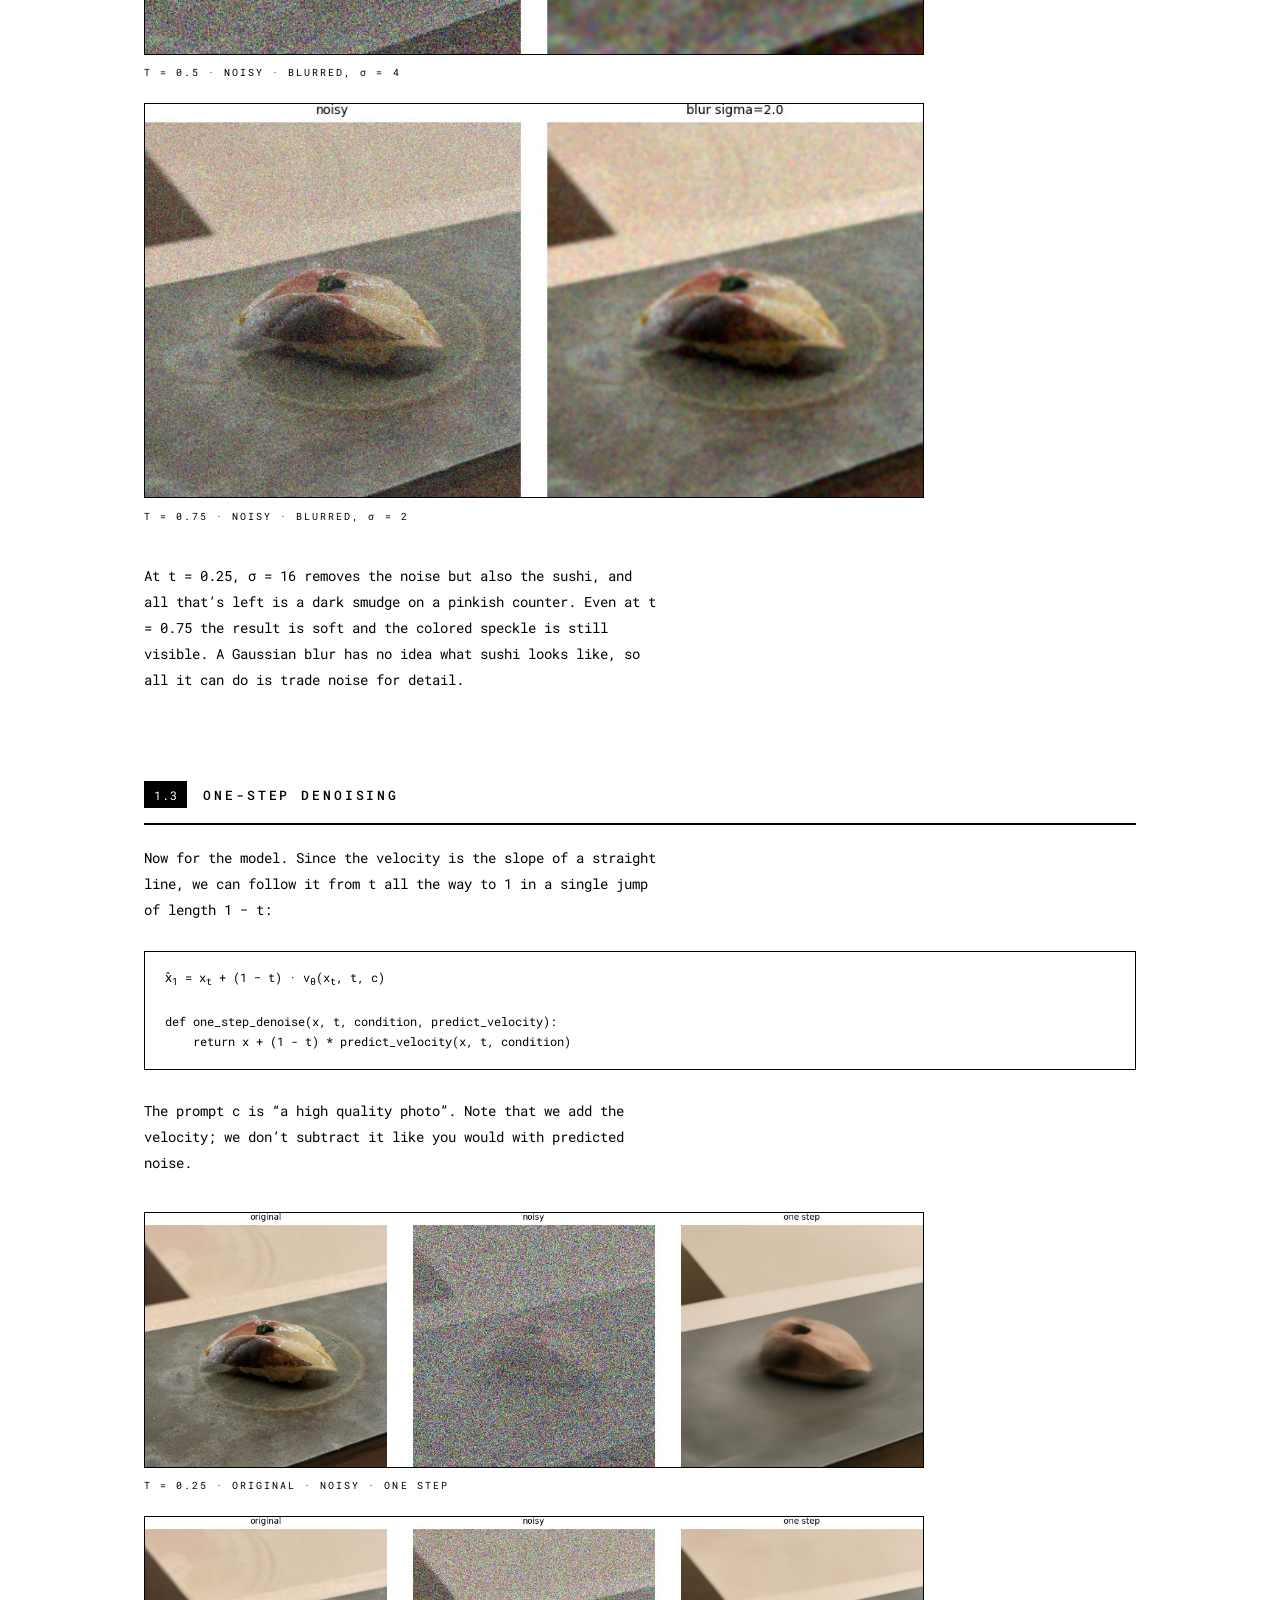
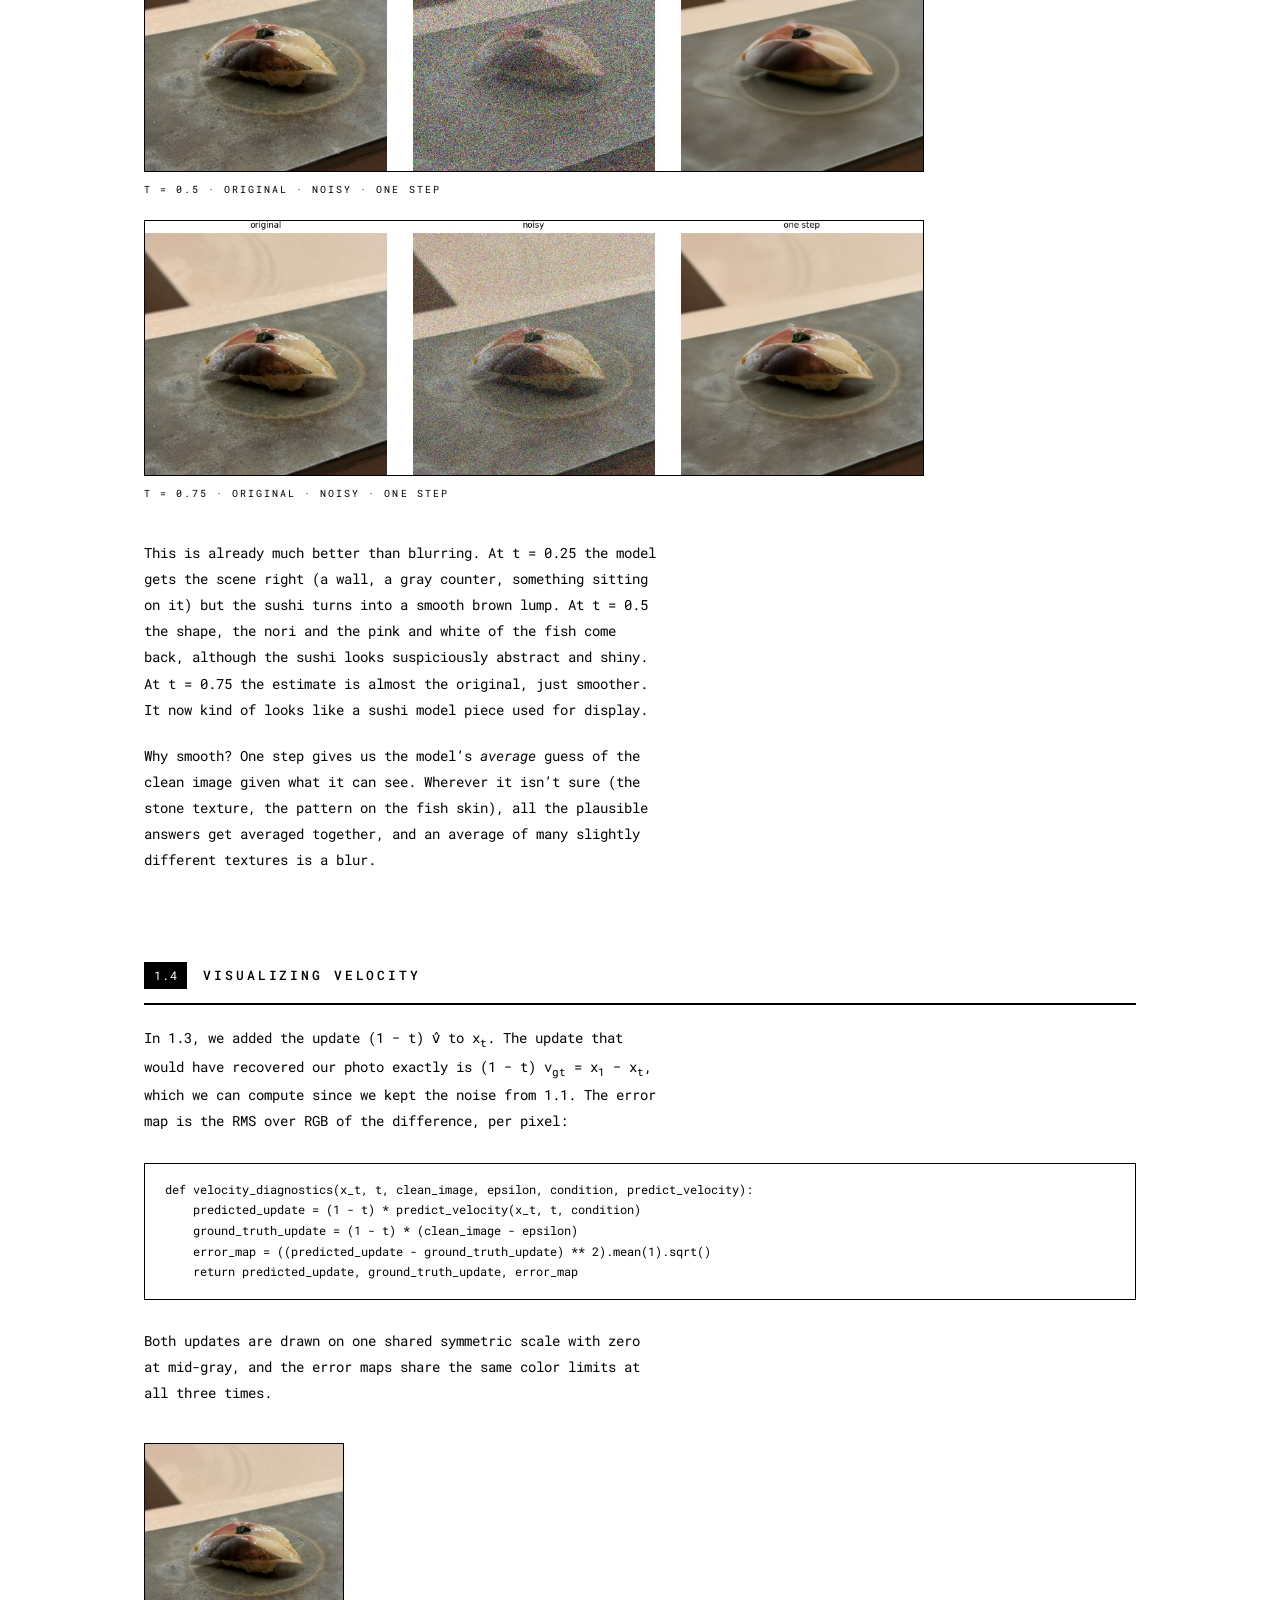
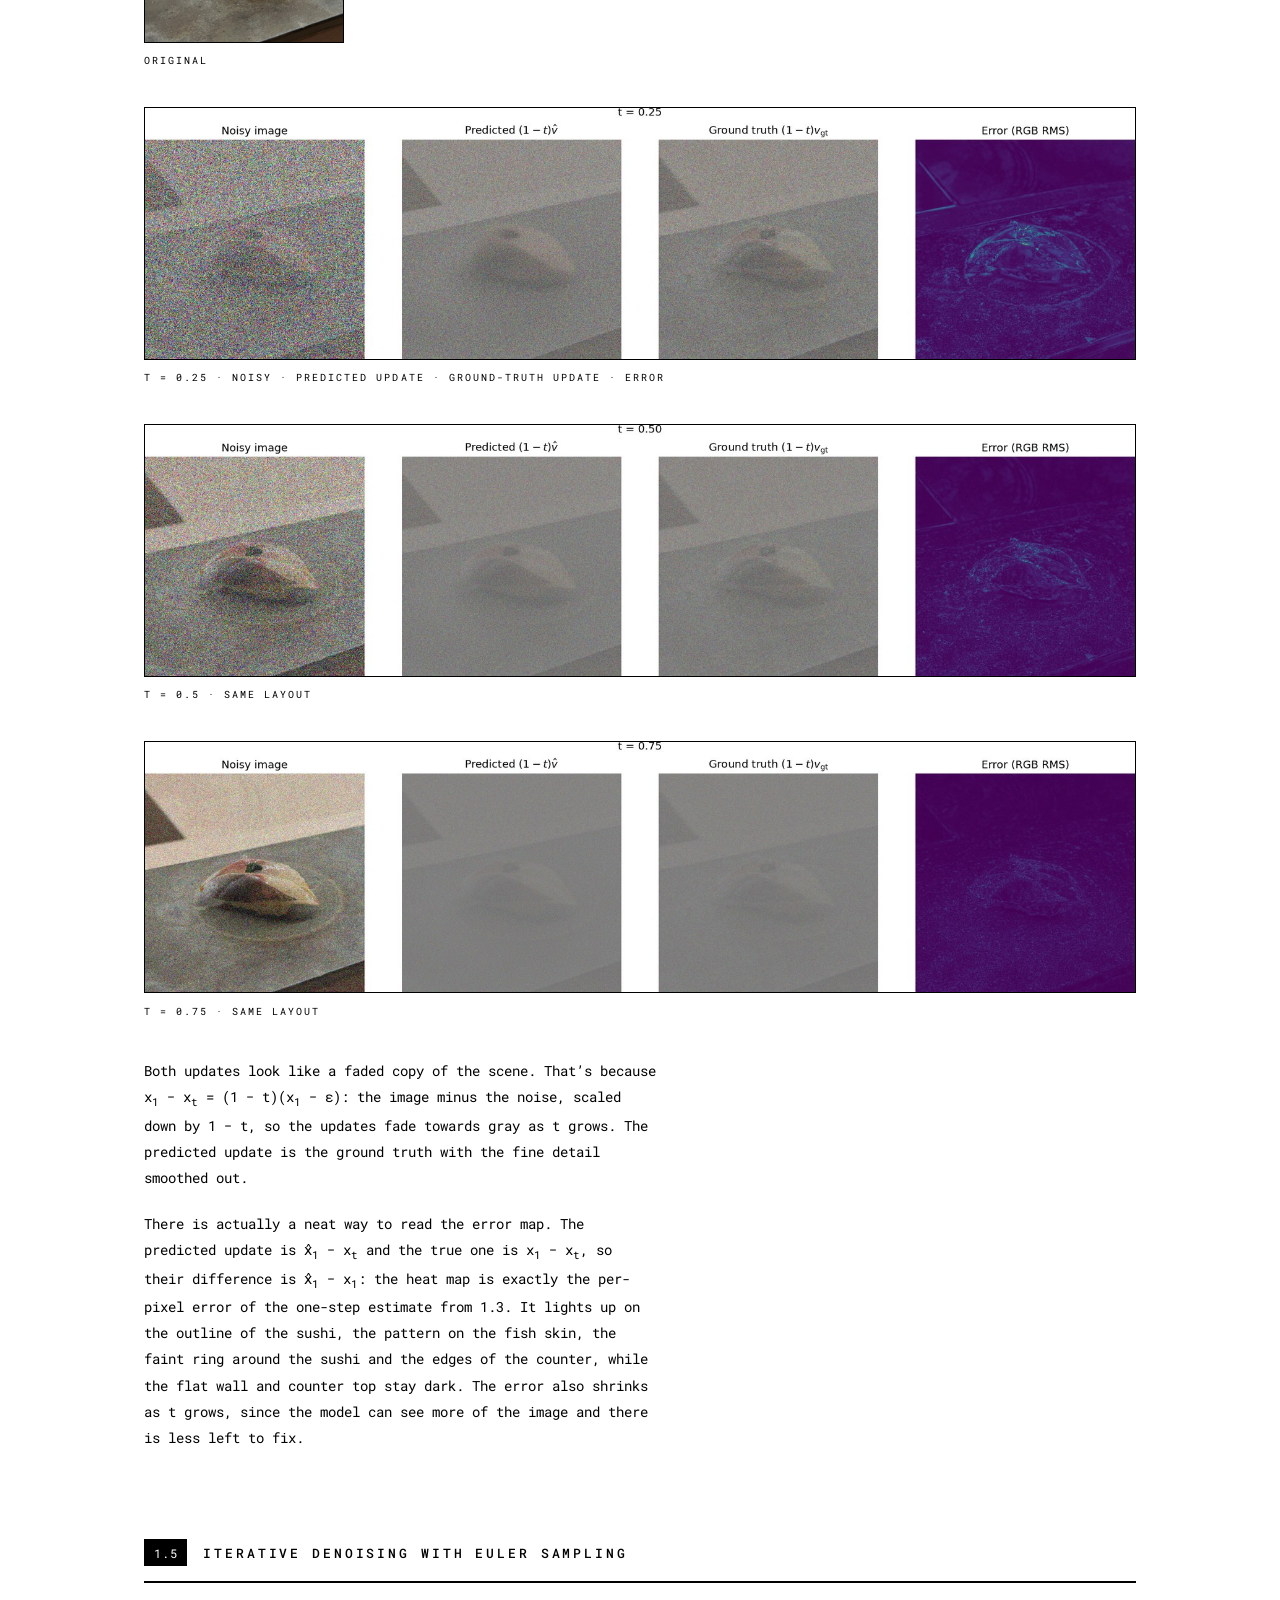
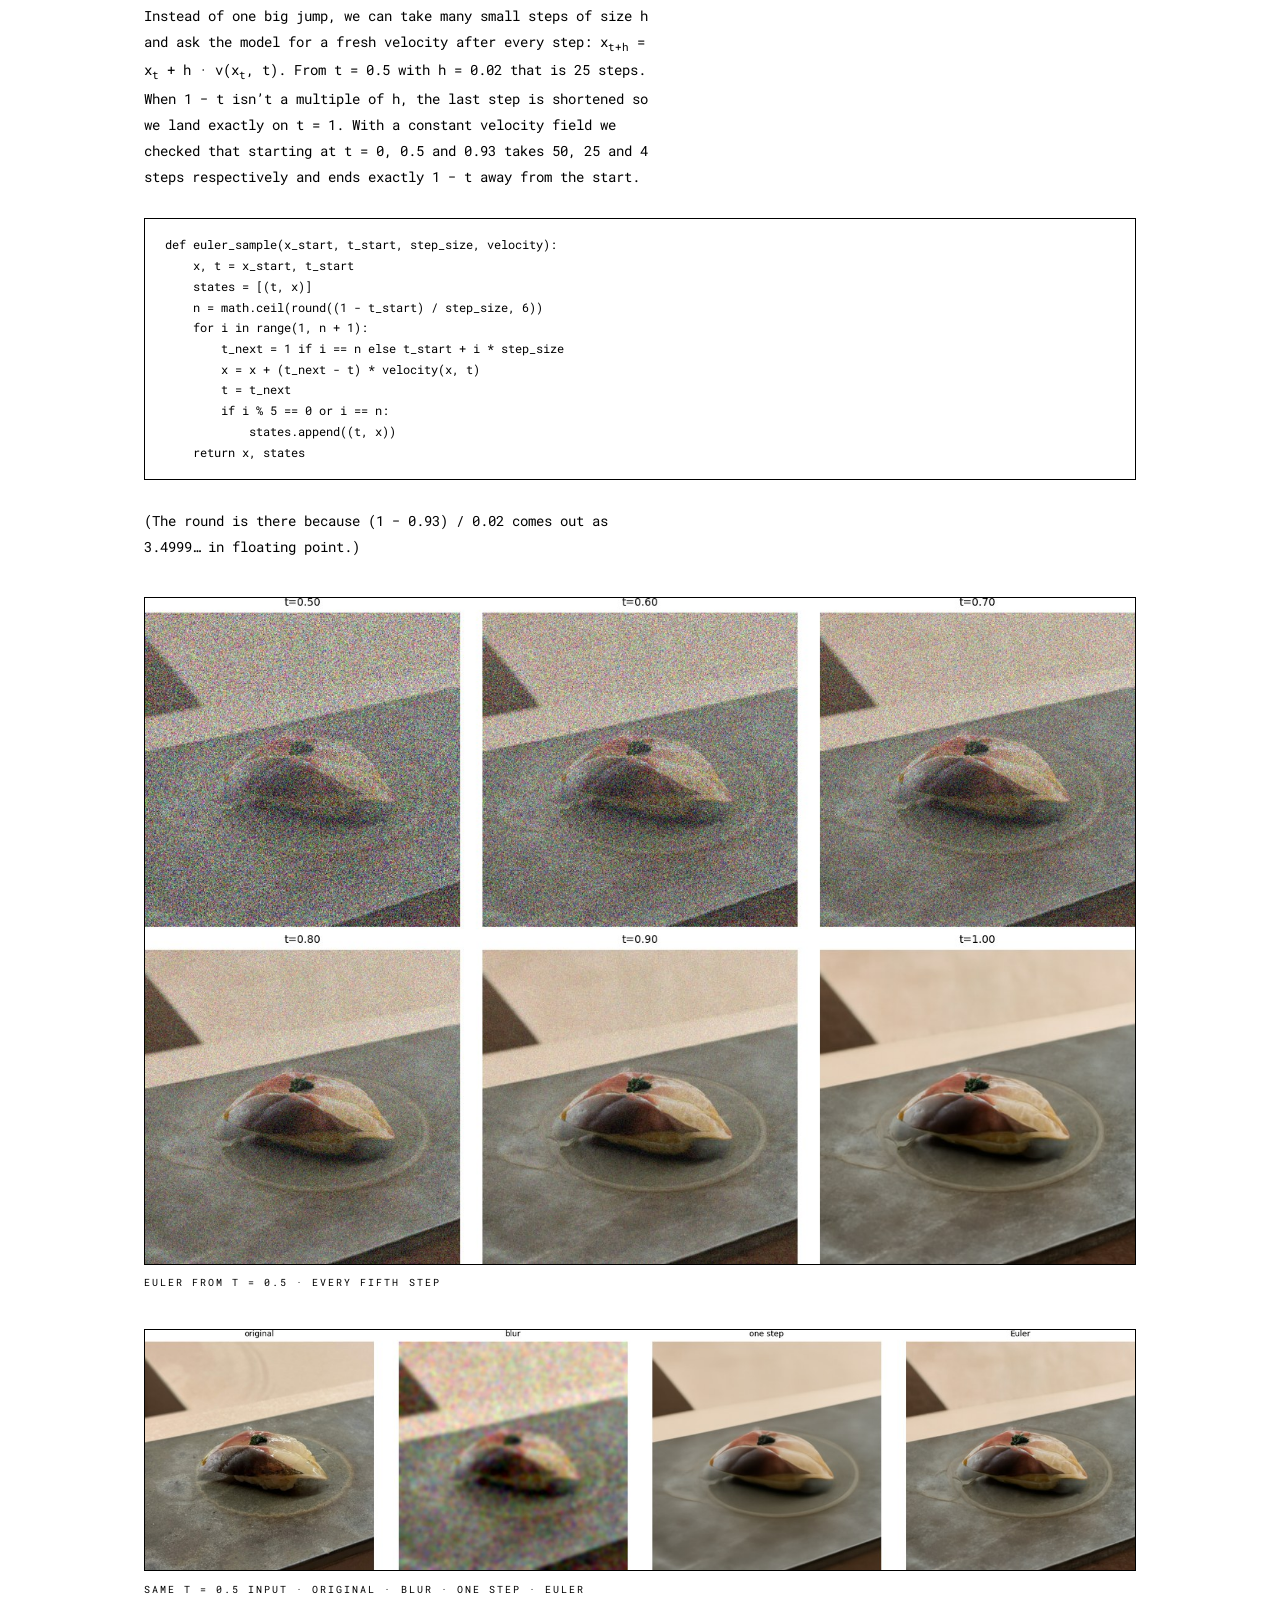
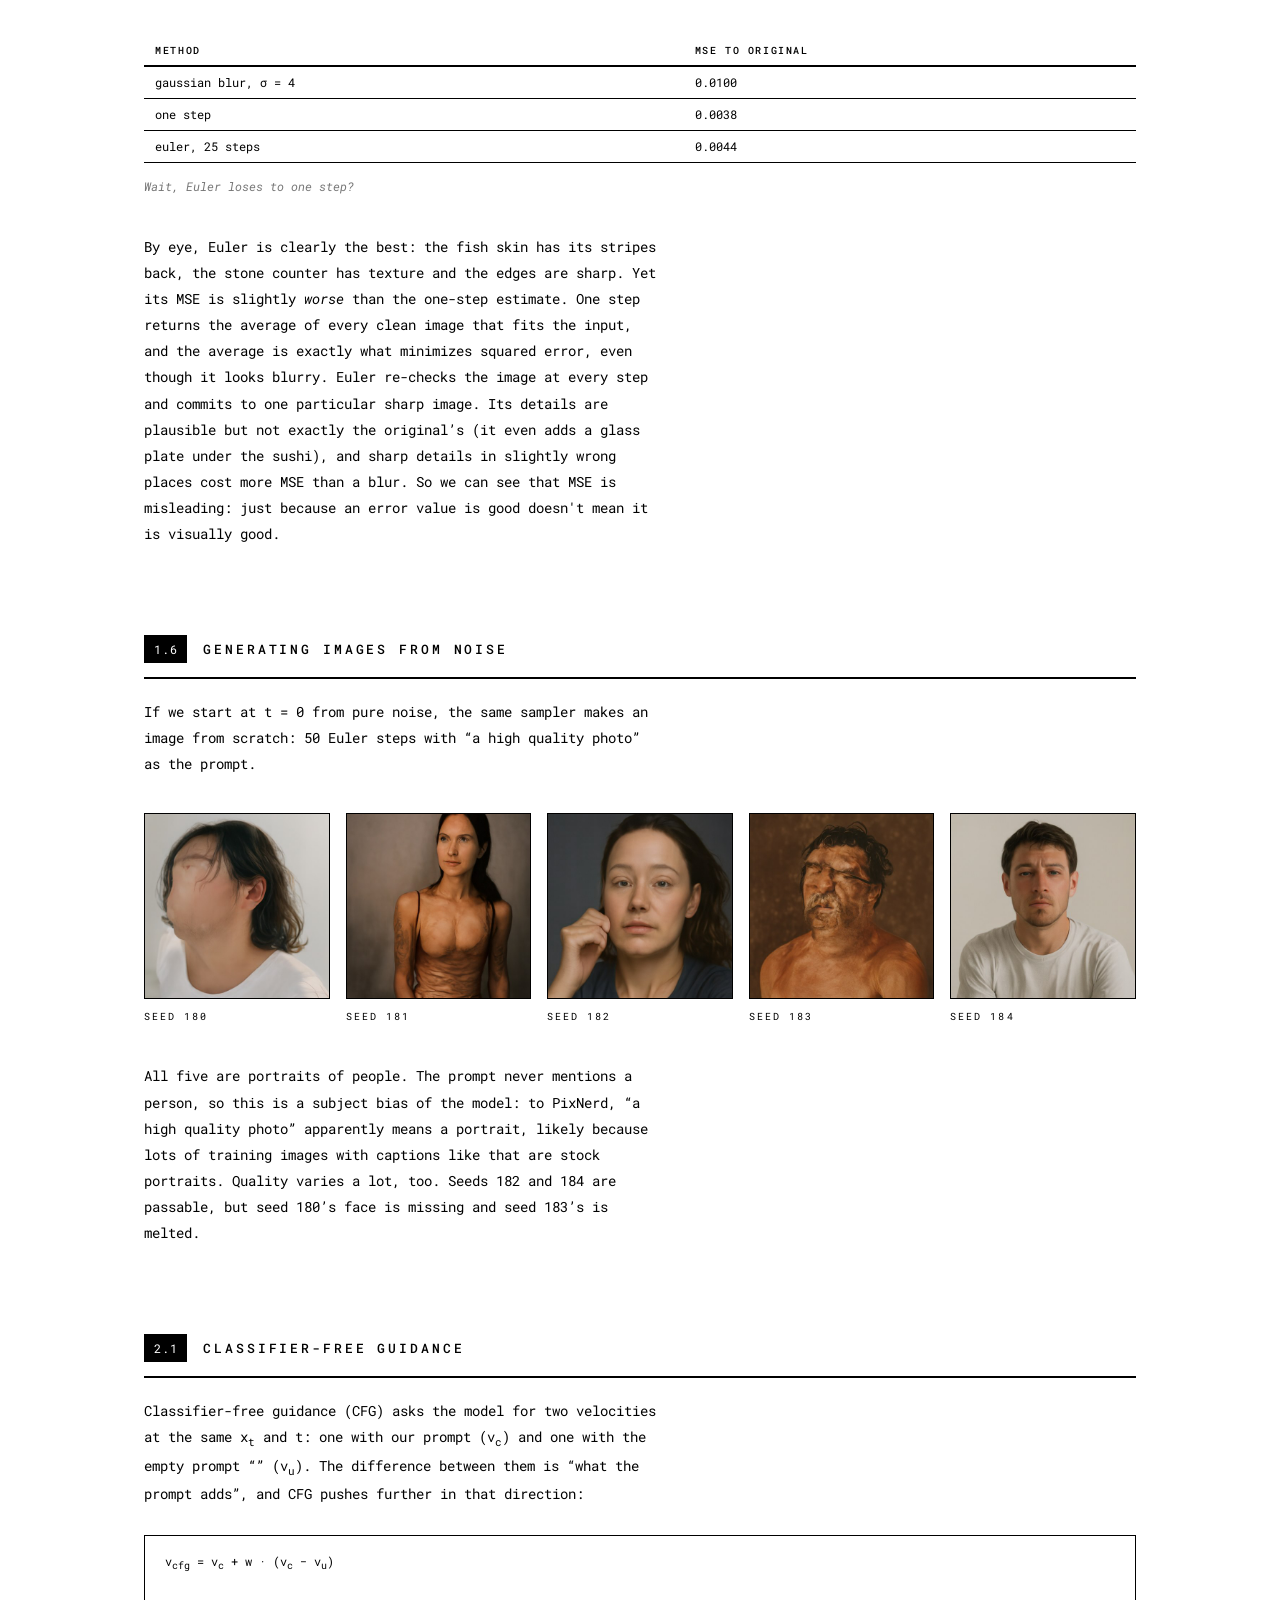
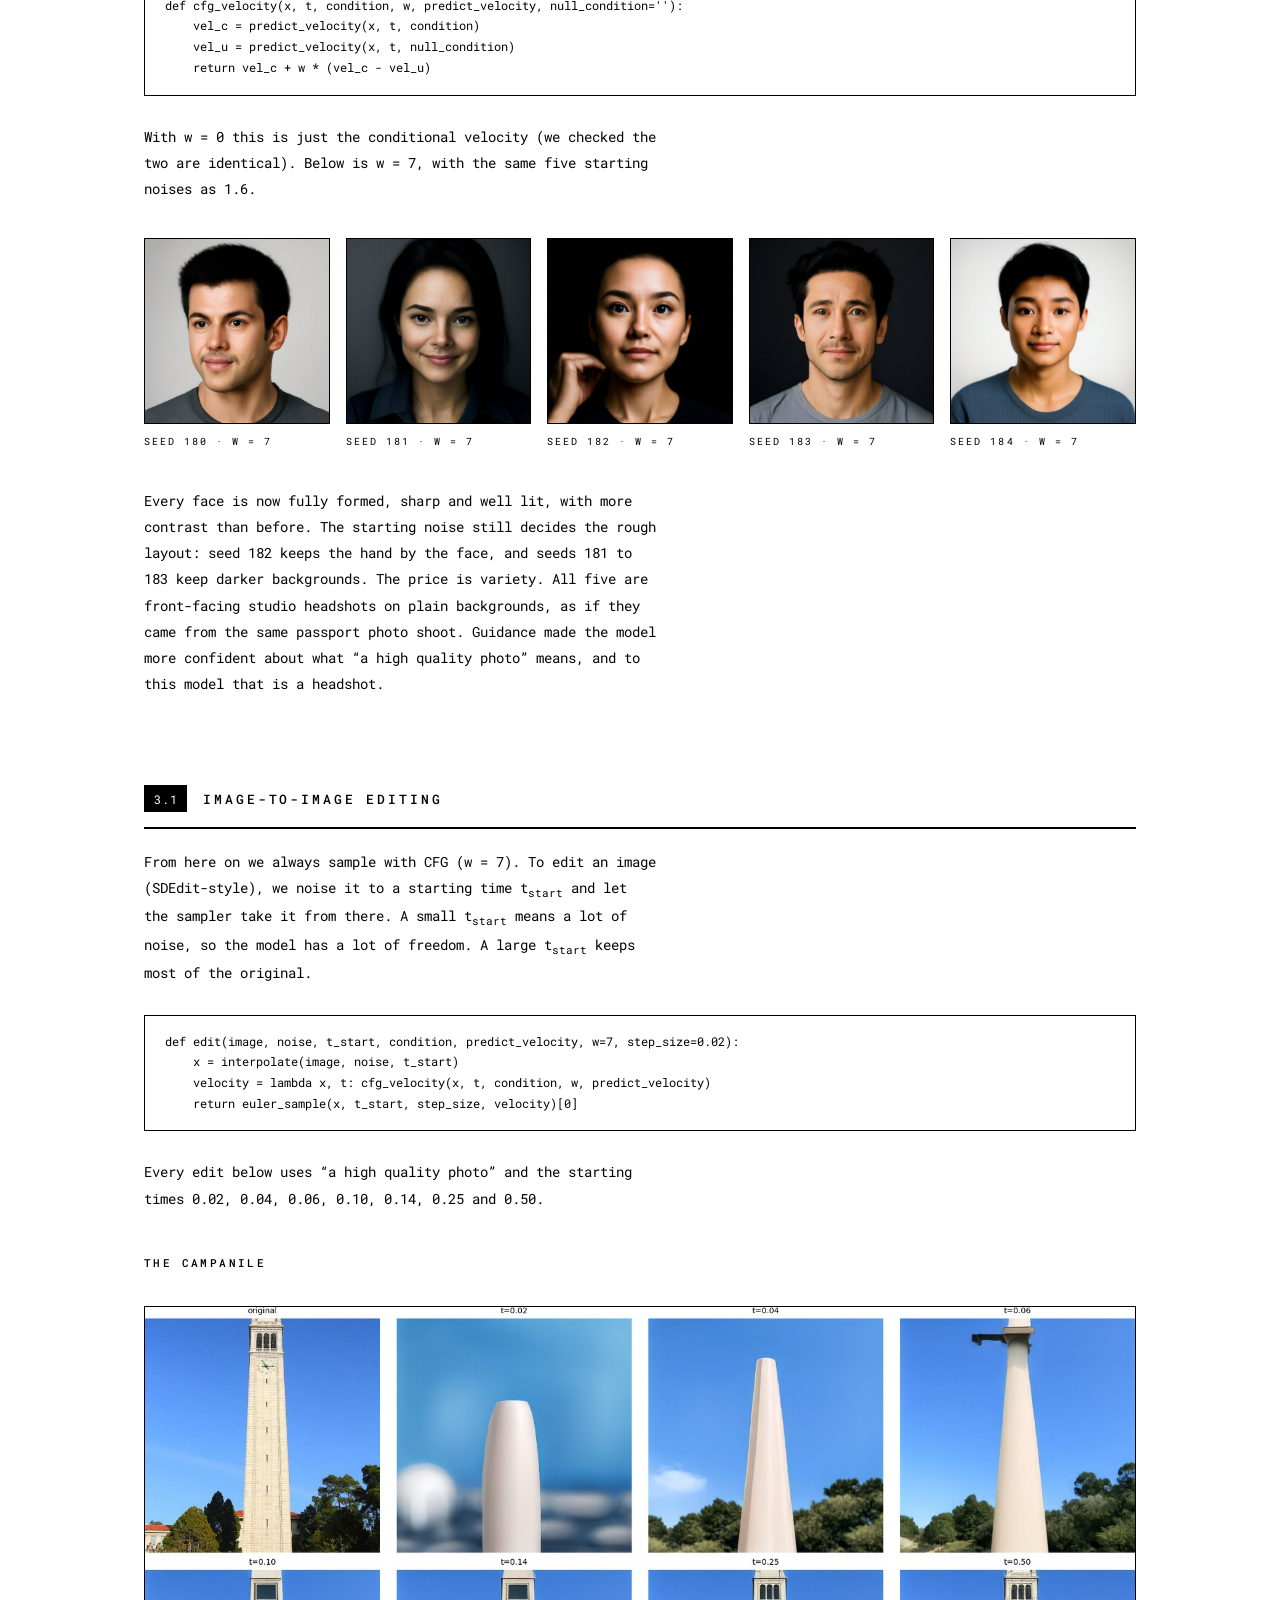
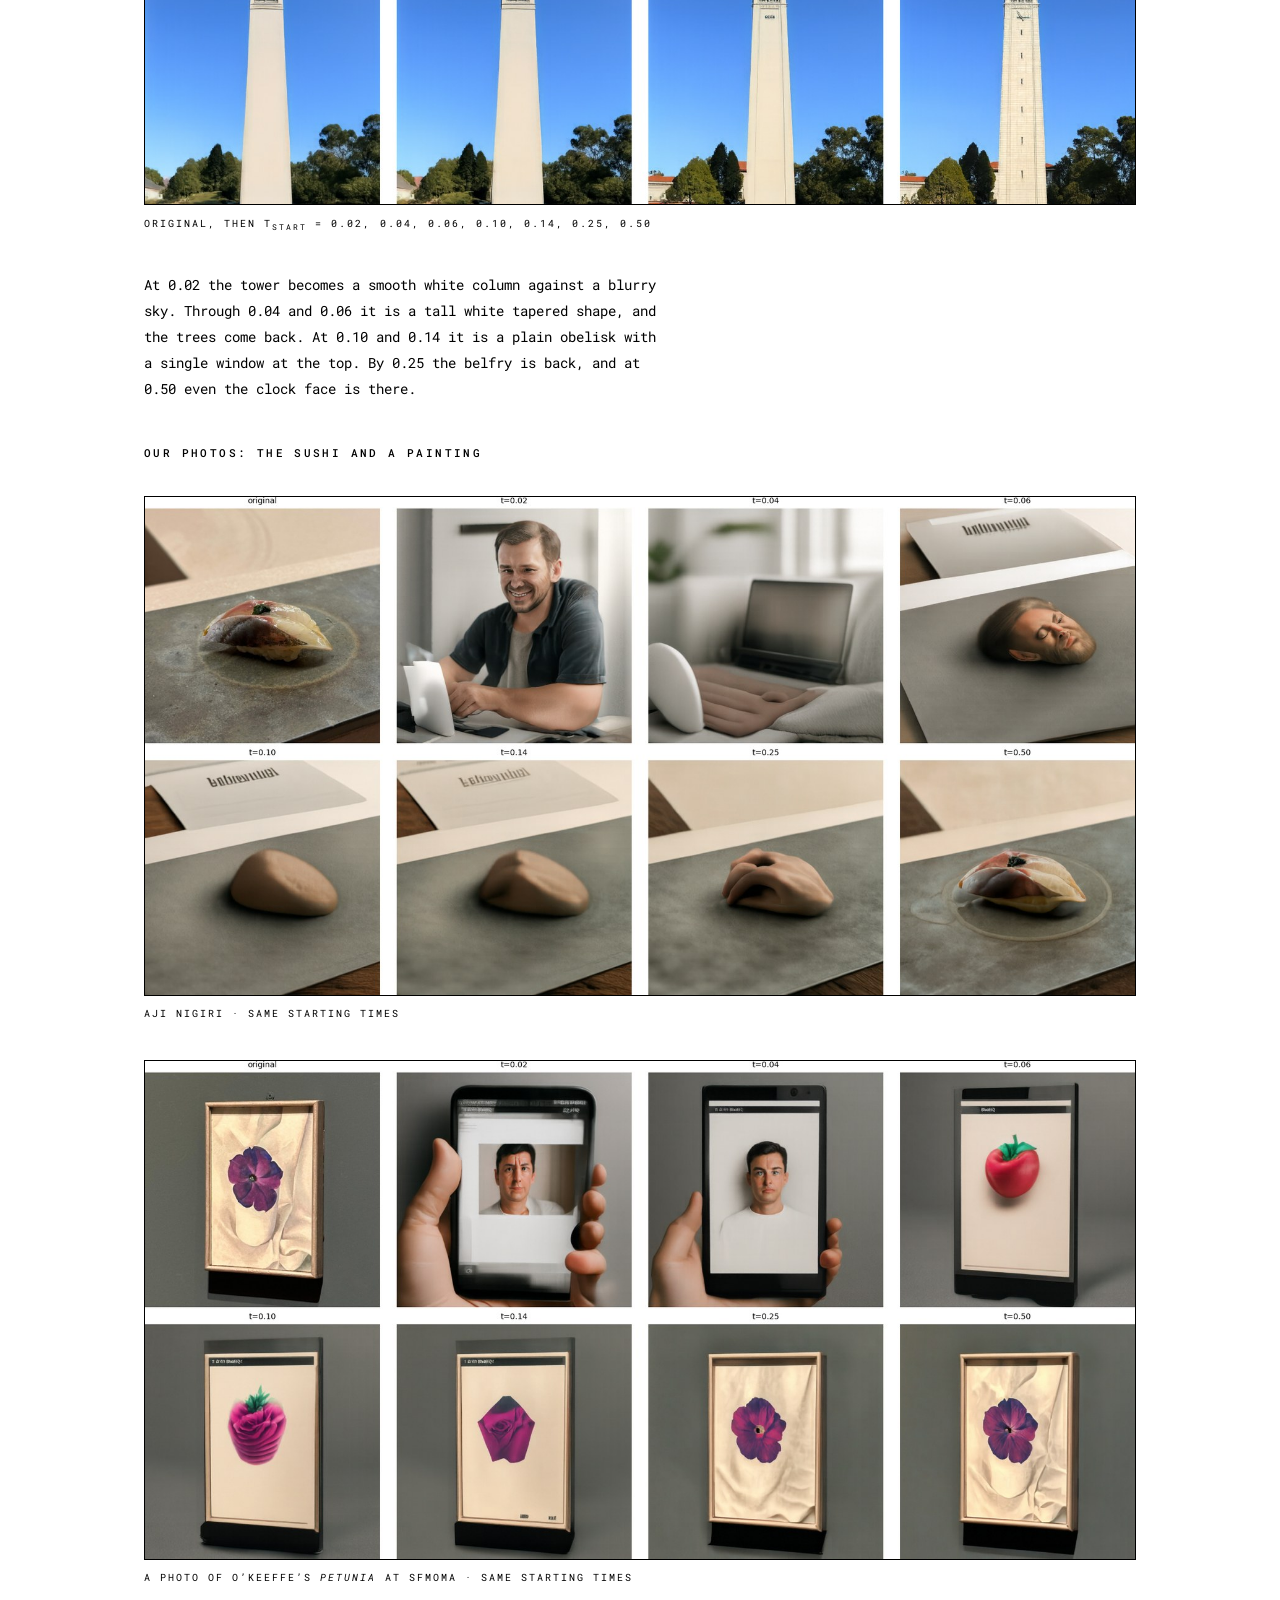
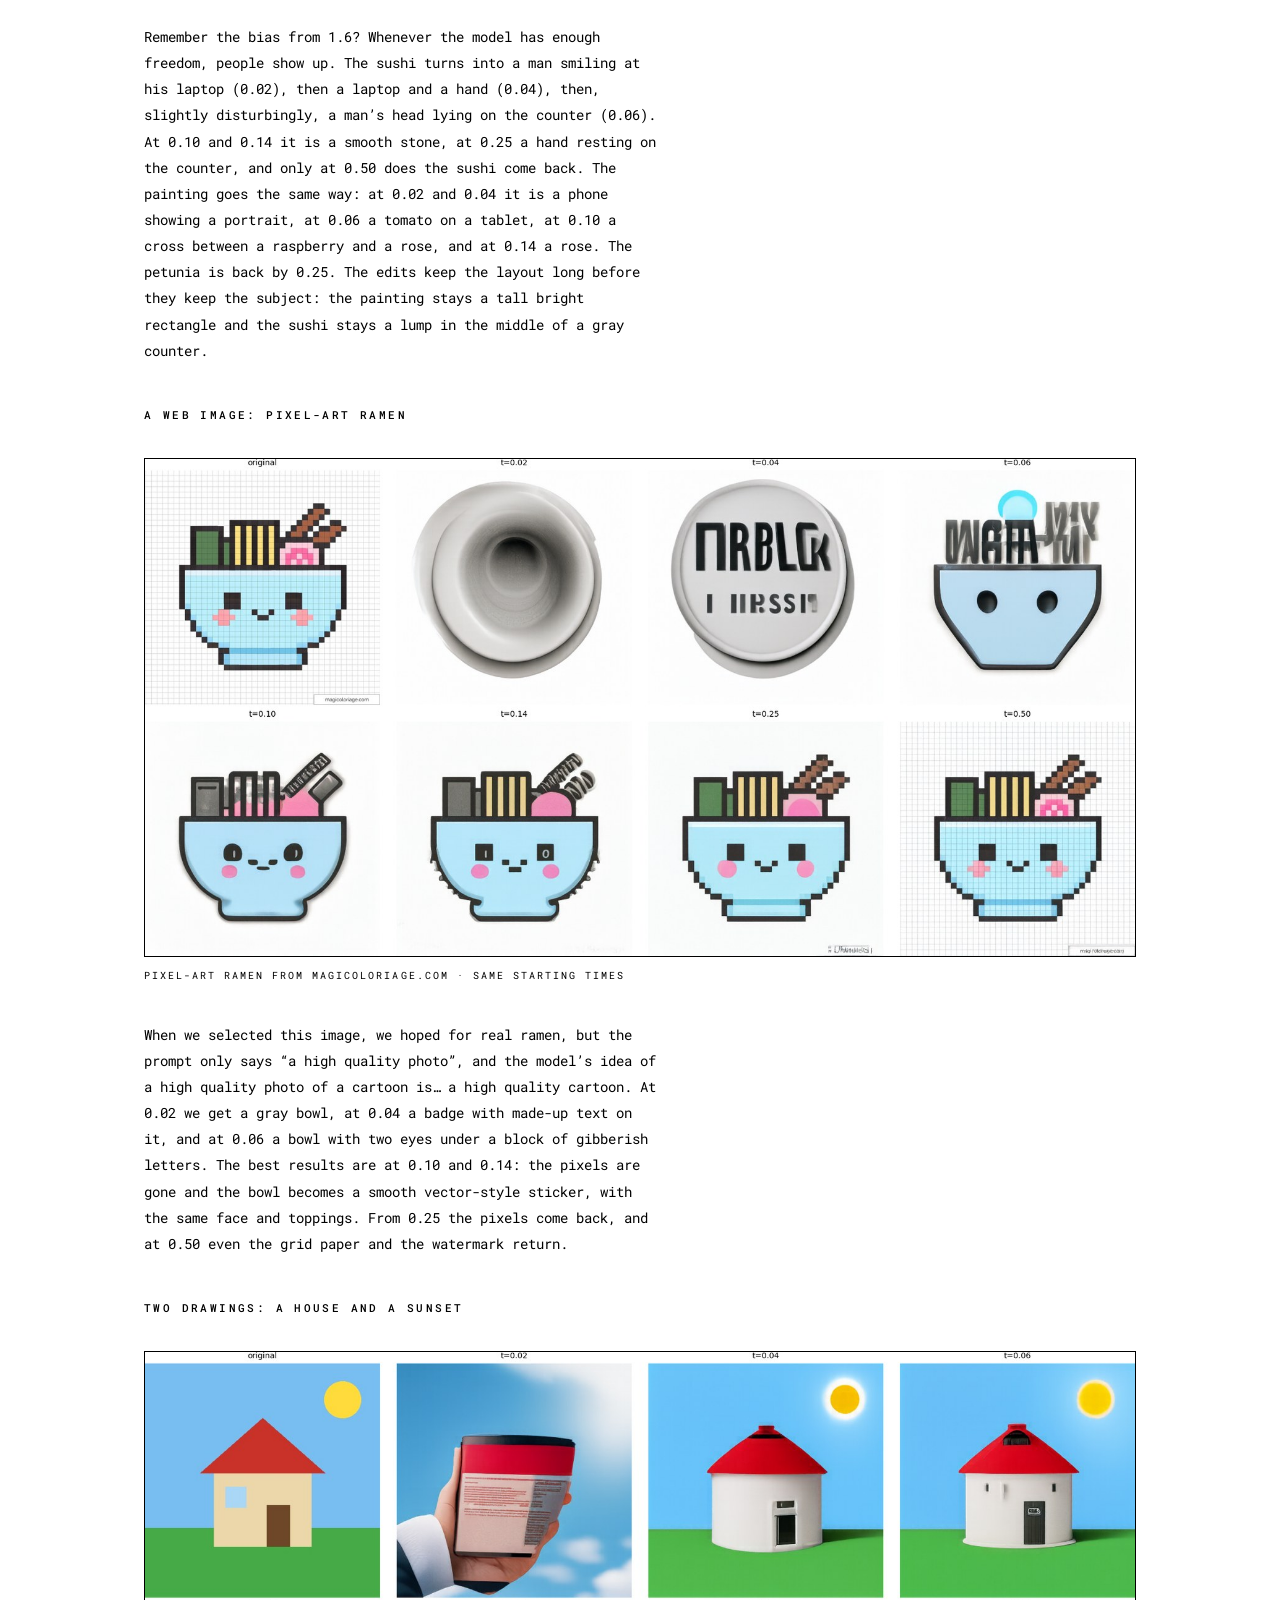
<file: proj3.html>
<!doctype html>
<html lang="en">
<head>
<meta charset="utf-8">
<meta name="viewport" content="width=device-width, initial-scale=1">
<title>project 3</title>
<link rel="preconnect" href="https://fonts.googleapis.com">
<link rel="preconnect" href="https://fonts.gstatic.com" crossorigin>
<link href="https://fonts.googleapis.com/css2?family=Roboto+Mono:wght@400;500&display=swap" rel="stylesheet">
<link rel="stylesheet" href="style.css">
</head>
<body class="doc">

<header class="bar">
  <span>cs 180</span>
  <span>project 3</span>
</header>

<h1 class="doc-title">fun with<br>flow models</h1>
<p class="doc-meta">a pretrained text-to-image flow, then flow matching from scratch on mnist &middot; fall 2026</p>

<!-- ============================================================ -->
<h2 class="part">part a &middot; the power of flow models</h2>
<p class="doc-meta">pixnerd-xxl-p16-t2i &middot; 512 &times; 512 &middot; no training</p>

<section>
  <div class="sec-head"><span class="num">00</span><h2>so what is a flow model?</h2></div>
  <p class="writeup">A flow model makes an image by starting from pure Gaussian noise and moving it, a little at a time, towards a clean image. The model never outputs the image directly. Instead, given the current (noisy) image and a time t, it predicts a <em>velocity</em>: which direction every pixel should move. Follow the velocity from t = 0 to t = 1 and you end up with an image.</p>
  <p class="writeup">In Part A we use PixNerd, a 512 &times; 512 text-to-image flow model that works directly on pixels, with Qwen3-1.7B turning the prompt into an embedding. t = 0 is pure noise and t = 1 is the clean image, and the path between them is a straight line:</p>
  <div class="code">x<sub>t</sub> = (1 &minus; t) &middot; &epsilon; + t &middot; x<sub>1</sub>,    &epsilon; ~ N(0, I)
v(x<sub>t</sub>, t)  &asymp;  dx<sub>t</sub>/dt = x<sub>1</sub> &minus; &epsilon;</div>
  <p class="writeup">Every run uses seed 180 and an Euler step size of h = 0.02. For sections 1.1 to 1.5 our own photo is a piece of aji nigiri on a stone counter.</p>
</section>

<!-- ============================================================ -->
<section>
  <div class="sec-head"><span class="num">1.1</span><h2>constructing noisy training inputs</h2></div>
  <p class="writeup">How does a flow model see an image during training? We pick a time t, draw some noise &epsilon;, and blend the two along the straight line above. We draw one &epsilon; and reuse it at every t, so the only thing that changes between the three images is how much of the sushi is mixed in.</p>
  <div class="code">def interpolate(image, noise, t):
    return (1 - t) * noise + t * image</div>
  <div class="wide">
    <figure><img src="media/p3/a11_inputs.jpg" alt="The sushi photo and three noisy versions at t = 0.25, 0.5 and 0.75"><figcaption>original &middot; t = 0.25 &middot; t = 0.5 &middot; t = 0.75 &middot; same noise</figcaption></figure>
  </div>
  <p class="writeup">At t = 0.25 we can only just make out the edges of the counter and a dark lump where the sushi is. At t = 0.75 the nori on top and the colors of the fish are already back.</p>
</section>

<!-- ============================================================ -->
<section>
  <div class="sec-head"><span class="num">1.2</span><h2>classical denoising</h2></div>
  <p class="writeup">Before using the model, let&rsquo;s see how far a plain Gaussian blur gets us. First we divide by t, which brings the image back to its original brightness:</p>
  <div class="code">x<sub>t</sub> / t = x<sub>1</sub> + ((1 &minus; t) / t) &middot; &epsilon;</div>
  <p class="writeup">The catch is that dividing scales the noise up too: its standard deviation becomes 3 at t = 0.25, 1 at t = 0.5 and 1/3 at t = 0.75. We tried &sigma; &isin; {1, 2, 4, 8, 16} and kept whichever came out closest (lowest MSE) to the clean image, which gave &sigma; = 16, 4 and 2. This makes sense: the noisier the input, the harder we have to blur.</p>
  <div class="stack">
    <figure><img src="media/p3/a12_blur_025.jpg" alt="Noisy input at t = 0.25 and its Gaussian blur with sigma 16"><figcaption>t = 0.25 &middot; noisy &middot; blurred, <span class="lc">&sigma;</span> = 16</figcaption></figure>
    <figure><img src="media/p3/a12_blur_050.jpg" alt="Noisy input at t = 0.5 and its Gaussian blur with sigma 4"><figcaption>t = 0.5 &middot; noisy &middot; blurred, <span class="lc">&sigma;</span> = 4</figcaption></figure>
    <figure><img src="media/p3/a12_blur_075.jpg" alt="Noisy input at t = 0.75 and its Gaussian blur with sigma 2"><figcaption>t = 0.75 &middot; noisy &middot; blurred, <span class="lc">&sigma;</span> = 2</figcaption></figure>
  </div>
  <p class="writeup">At t = 0.25, &sigma; = 16 removes the noise but also the sushi, and all that&rsquo;s left is a dark smudge on a pinkish counter. Even at t = 0.75 the result is soft and the colored speckle is still visible. A Gaussian blur has no idea what sushi looks like, so all it can do is trade noise for detail.</p>
</section>

<!-- ============================================================ -->
<section>
  <div class="sec-head"><span class="num">1.3</span><h2>one-step denoising</h2></div>
  <p class="writeup">Now for the model. Since the velocity is the slope of a straight line, we can follow it from t all the way to 1 in a single jump of length 1 &minus; t:</p>
  <div class="code">x&#770;<sub>1</sub> = x<sub>t</sub> + (1 &minus; t) &middot; v<sub>&theta;</sub>(x<sub>t</sub>, t, c)

def one_step_denoise(x, t, condition, predict_velocity):
    return x + (1 - t) * predict_velocity(x, t, condition)</div>
  <p class="writeup">The prompt c is &ldquo;a high quality photo&rdquo;. Note that we add the velocity; we don&rsquo;t subtract it like you would with predicted noise.</p>
  <div class="stack">
    <figure><img src="media/p3/a13_onestep_025.jpg" alt="Original, noisy at t = 0.25, and the one-step estimate"><figcaption>t = 0.25 &middot; original &middot; noisy &middot; one step</figcaption></figure>
    <figure><img src="media/p3/a13_onestep_050.jpg" alt="Original, noisy at t = 0.5, and the one-step estimate"><figcaption>t = 0.5 &middot; original &middot; noisy &middot; one step</figcaption></figure>
    <figure><img src="media/p3/a13_onestep_075.jpg" alt="Original, noisy at t = 0.75, and the one-step estimate"><figcaption>t = 0.75 &middot; original &middot; noisy &middot; one step</figcaption></figure>
  </div>
  <p class="writeup">This is already much better than blurring. At t = 0.25 the model gets the scene right (a wall, a gray counter, something sitting on it) but the sushi turns into a smooth brown lump. At t = 0.5 the shape, the nori and the pink and white of the fish come back, although the sushi looks suspiciously abstract and shiny. At t = 0.75 the estimate is almost the original, just smoother. It now kind of looks like a sushi model piece used for display.</p>
  <p class="writeup">Why smooth? One step gives us the model&rsquo;s <em>average</em> guess of the clean image given what it can see. Wherever it isn&rsquo;t sure (the stone texture, the pattern on the fish skin), all the plausible answers get averaged together, and an average of many slightly different textures is a blur.</p>
</section>

<!-- ============================================================ -->
<section>
  <div class="sec-head"><span class="num">1.4</span><h2>visualizing velocity</h2></div>
  <p class="writeup">In 1.3, we added the update (1 &minus; t) v&#770; to x<sub>t</sub>. The update that would have recovered our photo exactly is (1 &minus; t) v<sub>gt</sub> = x<sub>1</sub> &minus; x<sub>t</sub>, which we can compute since we kept the noise from 1.1. The error map is the RMS over RGB of the difference, per pixel:</p>
  <div class="code">def velocity_diagnostics(x_t, t, clean_image, epsilon, condition, predict_velocity):
    predicted_update = (1 - t) * predict_velocity(x_t, t, condition)
    ground_truth_update = (1 - t) * (clean_image - epsilon)
    error_map = ((predicted_update - ground_truth_update) ** 2).mean(1).sqrt()
    return predicted_update, ground_truth_update, error_map</div>
  <p class="writeup">Both updates are drawn on one shared symmetric scale with zero at mid-gray, and the error maps share the same color limits at all three times.</p>
  <div class="plate">
    <figure><img src="media/p3/a14_original.jpg" alt="Original sushi photo"><figcaption>original</figcaption></figure>
  </div>
  <div class="wide">
    <figure><img src="media/p3/a14_velocity_25.jpg" alt="Velocity diagnostics at t = 0.25"><figcaption>t = 0.25 &middot; noisy &middot; predicted update &middot; ground-truth update &middot; error</figcaption></figure>
  </div>
  <div class="wide">
    <figure><img src="media/p3/a14_velocity_50.jpg" alt="Velocity diagnostics at t = 0.5"><figcaption>t = 0.5 &middot; same layout</figcaption></figure>
  </div>
  <div class="wide">
    <figure><img src="media/p3/a14_velocity_75.jpg" alt="Velocity diagnostics at t = 0.75"><figcaption>t = 0.75 &middot; same layout</figcaption></figure>
  </div>
  <p class="writeup">Both updates look like a faded copy of the scene. That&rsquo;s because x<sub>1</sub> &minus; x<sub>t</sub> = (1 &minus; t)(x<sub>1</sub> &minus; &epsilon;): the image minus the noise, scaled down by 1 &minus; t, so the updates fade towards gray as t grows. The predicted update is the ground truth with the fine detail smoothed out.</p>
  <p class="writeup">There is actually a neat way to read the error map. The predicted update is x&#770;<sub>1</sub> &minus; x<sub>t</sub> and the true one is x<sub>1</sub> &minus; x<sub>t</sub>, so their difference is x&#770;<sub>1</sub> &minus; x<sub>1</sub>: the heat map is exactly the per-pixel error of the one-step estimate from 1.3. It lights up on the outline of the sushi, the pattern on the fish skin, the faint ring around the sushi and the edges of the counter, while the flat wall and counter top stay dark. The error also shrinks as t grows, since the model can see more of the image and there is less left to fix.</p>
</section>

<!-- ============================================================ -->
<section>
  <div class="sec-head"><span class="num">1.5</span><h2>iterative denoising with euler sampling</h2></div>
  <p class="writeup">Instead of one big jump, we can take many small steps of size h and ask the model for a fresh velocity after every step: x<sub>t+h</sub> = x<sub>t</sub> + h &middot; v(x<sub>t</sub>, t). From t = 0.5 with h = 0.02 that is 25 steps. When 1 &minus; t isn&rsquo;t a multiple of h, the last step is shortened so we land exactly on t = 1. With a constant velocity field we checked that starting at t = 0, 0.5 and 0.93 takes 50, 25 and 4 steps respectively and ends exactly 1 &minus; t away from the start.</p>
  <div class="code">def euler_sample(x_start, t_start, step_size, velocity):
    x, t = x_start, t_start
    states = [(t, x)]
    n = math.ceil(round((1 - t_start) / step_size, 6))
    for i in range(1, n + 1):
        t_next = 1 if i == n else t_start + i * step_size
        x = x + (t_next - t) * velocity(x, t)
        t = t_next
        if i % 5 == 0 or i == n:
            states.append((t, x))
    return x, states</div>
  <p class="writeup">(The <code>round</code> is there because (1 &minus; 0.93) / 0.02 comes out as 3.4999&hellip; in floating point.)</p>
  <div class="wide">
    <figure><img src="media/p3/a15_trajectory.jpg" alt="Euler trajectory from t = 0.5 to 1, every fifth step"><figcaption>euler from t = 0.5 &middot; every fifth step</figcaption></figure>
  </div>
  <div class="wide">
    <figure><img src="media/p3/a15_comparison.jpg" alt="Original, Gaussian blur, one-step and Euler results from the same t = 0.5 input"><figcaption>same t = 0.5 input &middot; original &middot; blur &middot; one step &middot; euler</figcaption></figure>
  </div>
  <div class="tbl-wrap">
    <table class="tbl">
      <tr><th>method</th><th>mse to original</th></tr>
      <tr><td>gaussian blur, &sigma; = 4</td><td>0.0100</td></tr>
      <tr><td>one step</td><td>0.0038</td></tr>
      <tr><td>euler, 25 steps</td><td>0.0044</td></tr>
    </table>
    <p class="note"><em>Wait, Euler loses to one step?</em></p>
  </div>
  <p class="writeup">By eye, Euler is clearly the best: the fish skin has its stripes back, the stone counter has texture and the edges are sharp. Yet its MSE is slightly <em>worse</em> than the one-step estimate. One step returns the average of every clean image that fits the input, and the average is exactly what minimizes squared error, even though it looks blurry. Euler re-checks the image at every step and commits to one particular sharp image. Its details are plausible but not exactly the original&rsquo;s (it even adds a glass plate under the sushi), and sharp details in slightly wrong places cost more MSE than a blur. So we can see that MSE is misleading: just because an error value is good doesn't mean it is visually good.</p>
</section>

<!-- ============================================================ -->
<section>
  <div class="sec-head"><span class="num">1.6</span><h2>generating images from noise</h2></div>
  <p class="writeup">If we start at t = 0 from pure noise, the same sampler makes an image from scratch: 50 Euler steps with &ldquo;a high quality photo&rdquo; as the prompt.</p>
  <div class="five">
    <figure><img src="media/p3/a16_sample_0.jpg" alt="Sample from seed 180"><figcaption>seed 180</figcaption></figure>
    <figure><img src="media/p3/a16_sample_1.jpg" alt="Sample from seed 181"><figcaption>seed 181</figcaption></figure>
    <figure><img src="media/p3/a16_sample_2.jpg" alt="Sample from seed 182"><figcaption>seed 182</figcaption></figure>
    <figure><img src="media/p3/a16_sample_3.jpg" alt="Sample from seed 183"><figcaption>seed 183</figcaption></figure>
    <figure><img src="media/p3/a16_sample_4.jpg" alt="Sample from seed 184"><figcaption>seed 184</figcaption></figure>
  </div>
  <p class="writeup">All five are portraits of people. The prompt never mentions a person, so this is a subject bias of the model: to PixNerd, &ldquo;a high quality photo&rdquo; apparently means a portrait, likely because lots of training images with captions like that are stock portraits. Quality varies a lot, too. Seeds 182 and 184 are passable, but seed 180&rsquo;s face is missing and seed 183&rsquo;s is melted.</p>
</section>

<!-- ============================================================ -->
<section>
  <div class="sec-head"><span class="num">2.1</span><h2>classifier-free guidance</h2></div>
  <p class="writeup">Classifier-free guidance (CFG) asks the model for two velocities at the same x<sub>t</sub> and t: one with our prompt (v<sub>c</sub>) and one with the empty prompt &ldquo;&rdquo; (v<sub>u</sub>). The difference between them is &ldquo;what the prompt adds&rdquo;, and CFG pushes further in that direction:</p>
  <div class="code">v<sub>cfg</sub> = v<sub>c</sub> + w &middot; (v<sub>c</sub> &minus; v<sub>u</sub>)

def cfg_velocity(x, t, condition, w, predict_velocity, null_condition=''):
    vel_c = predict_velocity(x, t, condition)
    vel_u = predict_velocity(x, t, null_condition)
    return vel_c + w * (vel_c - vel_u)</div>
  <p class="writeup">With w = 0 this is just the conditional velocity (we checked the two are identical). Below is w = 7, with the same five starting noises as 1.6.</p>
  <div class="five">
    <figure><img src="media/p3/a21_cfg_0.jpg" alt="CFG sample from seed 180"><figcaption>seed 180 &middot; w = 7</figcaption></figure>
    <figure><img src="media/p3/a21_cfg_1.jpg" alt="CFG sample from seed 181"><figcaption>seed 181 &middot; w = 7</figcaption></figure>
    <figure><img src="media/p3/a21_cfg_2.jpg" alt="CFG sample from seed 182"><figcaption>seed 182 &middot; w = 7</figcaption></figure>
    <figure><img src="media/p3/a21_cfg_3.jpg" alt="CFG sample from seed 183"><figcaption>seed 183 &middot; w = 7</figcaption></figure>
    <figure><img src="media/p3/a21_cfg_4.jpg" alt="CFG sample from seed 184"><figcaption>seed 184 &middot; w = 7</figcaption></figure>
  </div>
  <p class="writeup">Every face is now fully formed, sharp and well lit, with more contrast than before. The starting noise still decides the rough layout: seed 182 keeps the hand by the face, and seeds 181 to 183 keep darker backgrounds. The price is variety. All five are front-facing studio headshots on plain backgrounds, as if they came from the same passport photo shoot. Guidance made the model more confident about what &ldquo;a high quality photo&rdquo; means, and to this model that is a headshot.</p>
</section>

<!-- ============================================================ -->
<section>
  <div class="sec-head"><span class="num">3.1</span><h2>image-to-image editing</h2></div>
  <p class="writeup">From here on we always sample with CFG (w = 7). To edit an image (SDEdit-style), we noise it to a starting time t<sub>start</sub> and let the sampler take it from there. A small t<sub>start</sub> means a lot of noise, so the model has a lot of freedom. A large t<sub>start</sub> keeps most of the original.</p>
  <div class="code">def edit(image, noise, t_start, condition, predict_velocity, w=7, step_size=0.02):
    x = interpolate(image, noise, t_start)
    velocity = lambda x, t: cfg_velocity(x, t, condition, w, predict_velocity)
    return euler_sample(x, t_start, step_size, velocity)[0]</div>
  <p class="writeup">Every edit below uses &ldquo;a high quality photo&rdquo; and the starting times 0.02, 0.04, 0.06, 0.10, 0.14, 0.25 and 0.50.</p>

  <p class="sub">the campanile</p>
  <div class="wide">
    <figure><img src="media/p3/a31_edit_campanile.jpg" alt="Campanile edits at seven starting times"><figcaption>original, then t<sub>start</sub> = 0.02, 0.04, 0.06, 0.10, 0.14, 0.25, 0.50</figcaption></figure>
  </div>
  <p class="writeup">At 0.02 the tower becomes a smooth white column against a blurry sky. Through 0.04 and 0.06 it is a tall white tapered shape, and the trees come back. At 0.10 and 0.14 it is a plain obelisk with a single window at the top. By 0.25 the belfry is back, and at 0.50 even the clock face is there.</p>

  <p class="sub">our photos: the sushi and a painting</p>
  <div class="wide">
    <figure><img src="media/p3/a31_edit_sushi.jpg" alt="Sushi edits at seven starting times"><figcaption>aji nigiri &middot; same starting times</figcaption></figure>
  </div>
  <div class="wide">
    <figure><img src="media/p3/a31_edit_flower.jpg" alt="Edits of a photo of Georgia O'Keeffe's Petunia at seven starting times"><figcaption>a photo of o&rsquo;keeffe&rsquo;s <em>petunia</em> at sfmoma &middot; same starting times</figcaption></figure>
  </div>
  <p class="writeup">Remember the bias from 1.6? Whenever the model has enough freedom, people show up. The sushi turns into a man smiling at his laptop (0.02), then a laptop and a hand (0.04), then, slightly disturbingly, a man&rsquo;s head lying on the counter (0.06). At 0.10 and 0.14 it is a smooth stone, at 0.25 a hand resting on the counter, and only at 0.50 does the sushi come back. The painting goes the same way: at 0.02 and 0.04 it is a phone showing a portrait, at 0.06 a tomato on a tablet, at 0.10 a cross between a raspberry and a rose, and at 0.14 a rose. The petunia is back by 0.25. The edits keep the layout long before they keep the subject: the painting stays a tall bright rectangle and the sushi stays a lump in the middle of a gray counter.</p>

  <p class="sub">a web image: pixel-art ramen</p>
  <div class="wide">
    <figure><img src="media/p3/a31_edit_ramen.jpg" alt="Pixel-art ramen bowl edits at seven starting times"><figcaption>pixel-art ramen from magicoloriage.com &middot; same starting times</figcaption></figure>
  </div>
  <p class="writeup">When we selected this image, we hoped for real ramen, but the prompt only says &ldquo;a high quality photo&rdquo;, and the model&rsquo;s idea of a high quality photo of a cartoon is&hellip; a high quality cartoon. At 0.02 we get a gray bowl, at 0.04 a badge with made-up text on it, and at 0.06 a bowl with two eyes under a block of gibberish letters. The best results are at 0.10 and 0.14: the pixels are gone and the bowl becomes a smooth vector-style sticker, with the same face and toppings. From 0.25 the pixels come back, and at 0.50 even the grid paper and the watermark return.</p>

  <p class="sub">two drawings: a house and a sunset</p>
  <div class="wide">
    <figure><img src="media/p3/a31_edit_house.jpg" alt="House drawing edits at seven starting times"><figcaption>drawing 1 &middot; a house &middot; same starting times</figcaption></figure>
  </div>
  <div class="wide">
    <figure><img src="media/p3/a31_edit_sunset.jpg" alt="Sunset drawing edits at seven starting times"><figcaption>drawing 2 &middot; a sunset &middot; same starting times</figcaption></figure>
  </div>
  <p class="writeup">The house works best. At 0.02 it is a hand holding a red-labeled can against the sky, but at 0.04 and 0.06 it turns into a round 3D hut with a red roof and a real door, sitting on grass under the sun. That is the most &ldquo;real&rdquo; any of our drawings got. From 0.10 onwards it stays the flat drawing, only with a more detailed door. The sunset gets "conditioned" into people again. A smiling woman at 0.02, and at 0.04 a man in an orange shirt whose shirt front is the sun&rsquo;s reflection on the water. At 0.06 the sun becomes a block of text, at 0.10 it disappears, and from 0.14 the drawing simply comes back unchanged. Our drawings are big flat areas of color with no texture at all, so once there is any signal left, the model treats them as finished and copies them.</p>
  <p class="writeup">Note: the model loves writing gibberish text (the ramen badge, the sunset, the sheets of paper behind the sushi). We think this is because many training images contain text, which the model learned to draw without learning to spell.</p>
</section>

<!-- ============================================================ -->
<section>
  <div class="sec-head"><span class="num">3.2</span><h2>text-guided image editing</h2></div>
  <p class="writeup">Same procedure and starting times, but now we swap &ldquo;a high quality photo&rdquo; for a prompt describing the edit we want.</p>

  <p class="sub">campanile &middot; &ldquo;a photograph of a white tower in the woods&rdquo;</p>
  <div class="wide">
    <figure><img src="media/p3/a32_text_campanile.jpg" alt="Campanile edited towards a white tower in the woods"><figcaption>original, then t<sub>start</sub> = 0.02, 0.04, 0.06, 0.10, 0.14, 0.25, 0.50</figcaption></figure>
  </div>
  <p class="writeup">From 0.02 to 0.06 the Campanile becomes a white lighthouse (or minaret) in a pine forest, in exactly the same spot and angle. At 0.10 the lighthouse has a balcony and lantern but already the Campanile&rsquo;s proportions, at 0.14 it has the Campanile&rsquo;s belfry windows on a smooth white tower, and from 0.25 it is the Campanile again, with pine trees mixed into the trees around it.</p>

  <p class="sub">sushi &middot; &ldquo;a photograph of a baguette on a gray table&rdquo;</p>
  <div class="wide">
    <figure><img src="media/p3/a32_text_sushi.jpg" alt="Sushi edited towards a baguette on a gray table"><figcaption>same starting times</figcaption></figure>
  </div>
  <p class="writeup">Every edit up to 0.14 is a convincing baguette, and from 0.06 on it sits where the sushi was, at the same diagonal. At 0.25 it is a loaf shaped like the sushi on a plate, and at 0.50 we get a sushi-baguette: the nigiri&rsquo;s shape and nori with a bread crust.</p>

  <p class="sub">the painting &middot; &ldquo;a photograph of a framed painting of a cat on a wall&rdquo;</p>
  <div class="wide">
    <figure><img src="media/p3/a32_text_flower.jpg" alt="Petunia painting edited towards a framed painting of a cat"><figcaption>same starting times</figcaption></figure>
  </div>
  <p class="writeup">Our favorite. From 0.02 to 0.06 we get real cats in new frames: photos rather than paintings, and on different walls. At 0.10 and 0.14 the cat is <em>painted</em> in the petunia&rsquo;s purples, inside the original frame, hanging at the original angle. At 0.25 the cat and the flower blend, and at 0.50 it is the petunia with a cat face hiding in it. For all three images, 0.10 to 0.14 is the sweet spot: enough noise to change what the subject is, but enough signal left to keep the layout, colors and lighting.</p>
</section>

<!-- ============================================================ -->
<section>
  <div class="sec-head"><span class="num">3.3</span><h2>visual anagrams</h2></div>
  <p class="writeup">A visual anagram is one image that shows one thing upright and another thing upside down. At every Euler step we denoise the image upright with prompt p<sub>1</sub>, and its 180&deg;-rotated version with prompt p<sub>2</sub>. Then we rotate the second velocity back and average the two, so both views get denoised at the same time:</p>
  <div class="code">v = ( CFG(x<sub>t</sub>, t, p<sub>1</sub>)  +  flip(CFG(flip(x<sub>t</sub>), t, p<sub>2</sub>)) ) / 2

def visual_anagrams(noise, condition_a, condition_b, predict_velocity, w=7, step_size=0.02):
    def velocity(x, t):
        vel_a = cfg_velocity(x, t, condition_a, w, predict_velocity)
        vel_b = rotate180(cfg_velocity(rotate180(x), t, condition_b, w, predict_velocity))
        return (vel_a + vel_b) / 2
    return euler_sample(noise, 0, step_size, velocity)[0]</div>
  <p class="writeup">We picked pairs whose shapes already match when flipped (a dome and a balloon, a cone and a funnel), and gave both prompts the same style so the brushstrokes agree.</p>

  <p class="sub">a jellyfish, or a hot air balloon</p>
  <div class="pair">
    <figure><img src="media/p3/a33_anagram_0.jpg" alt="Watercolor that reads as a jellyfish upright"><figcaption>upright &middot; &ldquo;a watercolor of a jellyfish&rdquo;</figcaption></figure>
    <figure><img src="media/p3/a33_anagram_0_flipped.jpg" alt="The same watercolor upside down, reading as a hot air balloon"><figcaption>upside down &middot; &ldquo;a watercolor of a hot air balloon&rdquo;</figcaption></figure>
  </div>
  <p class="writeup">Upright, a blue bell with pink and purple tentacles trailing down. Upside down, the tentacles become the stripes of the balloon, the bell becomes the balloon&rsquo;s skirt, and the little orange cap on top of the jellyfish becomes the basket.</p>

  <p class="sub">a volcano, or a tornado</p>
  <div class="pair">
    <figure><img src="media/p3/a33_anagram_1.jpg" alt="Oil painting that reads as an erupting volcano upright"><figcaption>upright &middot; &ldquo;an oil painting of a volcano erupting&rdquo;</figcaption></figure>
    <figure><img src="media/p3/a33_anagram_1_flipped.jpg" alt="The same painting upside down, reading as a tornado"><figcaption>upside down &middot; &ldquo;an oil painting of a tornado&rdquo;</figcaption></figure>
  </div>
  <p class="writeup">Upright, a dark cone shooting a column of lava into the sky. Upside down, the cone becomes the storm cloud and the lava column becomes the funnel. While it is less common for tornados to have fire columns, they do still exist.</p>
</section>

<!-- ============================================================ -->
<section>
  <div class="sec-head"><span class="num">3.4</span><h2>hybrid images</h2></div>
  <p class="writeup">Remember the hybrid images from project 2? There we mixed the low frequencies of one photo with the high frequencies of another. Here we do the same thing to the <em>velocities</em> at every step: the low frequencies come from the far-away prompt and the high frequencies from the close-up prompt. The low pass is a Gaussian blur with &sigma; = 16 (a 265 &times; 265 kernel at 512 &times; 512), and the high pass is the velocity minus its blur.</p>
  <div class="code">v = lowpass(CFG(x<sub>t</sub>, t, p<sub>far</sub>))  +  highpass(CFG(x<sub>t</sub>, t, p<sub>close</sub>))

def make_hybrids(noise, condition_a, condition_b, predict_velocity, w=7, step_size=0.02):
    def velocity(x, t):
        vel_a = cfg_velocity(x, t, condition_a, w, predict_velocity)
        vel_b = cfg_velocity(x, t, condition_b, w, predict_velocity)
        return lowpass(vel_a) + vel_b - lowpass(vel_b)
    return euler_sample(noise, 0, step_size, velocity)[0]</div>

  <p class="sub">a pocket watch, or a spiral staircase</p>
  <div class="side">
    <figure><img src="media/p3/a34_hybrid_0.jpg" alt="Hybrid that shows a spiral staircase up close"><figcaption>up close &middot; &ldquo;a lithograph of a spiral staircase&rdquo;</figcaption></figure>
    <div>
      <div class="plate"><figure><img src="media/p3/a34_hybrid_0.jpg" alt="The same hybrid, small"><figcaption>the same hybrid, small</figcaption></figure></div>
      <div class="tiny px"><figure><img src="media/p3/a34_hybrid_0_64.png" alt="The same hybrid downsampled to 64 by 64"><figcaption>64 &times; 64 &middot; &ldquo;a lithograph of a pocket watch&rdquo;</figcaption></figure></div>
    </div>
  </div>
  <p class="writeup">Up close it is a spiral staircase seen from above, every step drawn in pencil. Shrink it and the round stairwell turns into the face of a pocket watch, with the railing at the top becoming its crown and bow.</p>

  <p class="sub">an owl, or a house</p>
  <div class="side">
    <figure><img src="media/p3/a34_hybrid_1.jpg" alt="Hybrid that shows a house at night up close"><figcaption>up close &middot; &ldquo;a photo of a house&rdquo;</figcaption></figure>
    <div>
      <div class="plate"><figure><img src="media/p3/a34_hybrid_1.jpg" alt="The same hybrid, small"><figcaption>the same hybrid, small</figcaption></figure></div>
      <div class="tiny px"><figure><img src="media/p3/a34_hybrid_1_64.png" alt="The same hybrid downsampled to 64 by 64"><figcaption>64 &times; 64 &middot; &ldquo;a photo of an owl&rdquo;</figcaption></figure></div>
    </div>
  </div>
  <p class="writeup">Up close it is a lit-up house at night. From far away, the two gables and the glowing windows under them are supposed to be the owl&rsquo;s ear tufts and eyes, and the bright body of the house against the black background is roughly owl-shaped.</p>
</section>

<!-- ============================================================ -->
<h2 class="part">part b &middot; flow matching from scratch</h2>
<p class="doc-meta">a unet trained on mnist &middot; one h100</p>

<section>
  <div class="sec-head"><span class="num">1.1</span><h2>implementing the unet</h2></div>
  <p class="writeup">Every model in Part B is the same small UNet. It shrinks the 28 &times; 28 digit to 14 &times; 14, then 7 &times; 7, then a single 1 &times; 1 vector, and grows it back the same way. At every resolution, a skip connection concatenates the features from the way down with the features on the way up, so the fine detail doesn&rsquo;t have to squeeze through the 1 &times; 1 bottleneck. D is the number of hidden channels.</p>
  <div class="code">x1 = self.conv_in(x)                          # D  x 28 x 28
x2 = self.down1(x1)                           # D  x 14 x 14
x3 = self.down2(x2)                           # 2D x  7 x  7
u = self.unflatten(self.flatten(x3))          # 2D x  1 x  1  ->  2D x 7 x 7
u = self.up1(torch.cat([x3, u], 1))           # concat to 4D, then D  x 14 x 14
u = self.up2(torch.cat([x2, u], 1))           # concat to 2D, then D  x 28 x 28
return self.conv_out(torch.cat([x1, u], 1))   # concat to 2D, convblock, conv2d to 1 channel</div>
</section>

<!-- ============================================================ -->
<section>
  <div class="sec-head"><span class="num">1.2</span><h2>using the unet to train a denoiser</h2></div>
  <p class="writeup">Our first task is to train a plain denoiser. Given a noisy digit z = x + &sigma;&epsilon;, predict the clean digit x, trained with an L2 loss. MNIST pixels are in [0, 1].</p>
  <div class="solo">
    <figure><img src="media/p3/b_noise_levels.png" alt="Five test digits noised with sigma from 0 to 1"><figcaption>rows: five test digits &middot; columns: <span class="lc">&sigma;</span> = 0, 0.2, 0.4, 0.5, 0.6, 0.8, 1.0 &middot; same noise, scaled</figcaption></figure>
  </div>
  <p class="writeup">At &sigma; = 0.5 the digits are still easy for us to read. By &sigma; = 1.0 the noise is as bright as the strokes themselves.</p>

  <p class="sub">1.2.1 &middot; training at <span class="lc">&sigma;</span> = 0.5</p>
  <p class="writeup">D = 128, batch size 256, Adam with a learning rate of 1e-4, 5 epochs (1175 steps). We apply fresh noise for every batch. This ensures that the network never sees the same noisy digit twice.</p>
  <div class="solo">
    <figure><img src="media/p3/b_denoise_loss.png" alt="Training loss of the sigma 0.5 denoiser"><figcaption>training loss &middot; every step, with a 100-step moving average</figcaption></figure>
  </div>
  <div class="wide">
    <figure><img src="media/p3/b_denoise_epoch1.png" alt="Test digits: clean, noisy, and denoised after epoch 1"><figcaption>after epoch 1 &middot; rows: clean &middot; noisy &middot; denoised</figcaption></figure>
  </div>
  <div class="wide">
    <figure><img src="media/p3/b_denoise_epoch5.png" alt="Test digits: clean, noisy, and denoised after epoch 5"><figcaption>after epoch 5 &middot; same digits, same noise</figcaption></figure>
  </div>
  <p class="writeup">The loss drops from 0.22 to about 0.01 in the first hundred steps and then slowly creeps down. After a single epoch every digit is already readable, but the strokes are soft and some leftover blotches remain (look at the 5, second from the right). After five epochs the strokes are cleaner and more even. The leftover blob inside the 5 is still there, though. That&rsquo;s fair, because the noisy 5 really is ambiguous.</p>

  <p class="sub">1.2.2 &middot; out-of-distribution testing</p>
  <div class="solo">
    <figure><img src="media/p3/b_denoise_ood.png" alt="A test 7 noised at seven sigma values and denoised by the sigma 0.5 model"><figcaption>top: noisy &middot; bottom: denoised &middot; <span class="lc">&sigma;</span> = 0, 0.2, 0.4, 0.5, 0.6, 0.8, 1.0</figcaption></figure>
  </div>
  <p class="writeup">The model was only trained on &sigma; = 0.5, but less noise is no problem: from &sigma; = 0 to 0.6 we get a clean 7 back (at &sigma; = 0 it just returns the input, slightly thicker). More noise is a problem. At &sigma; = 0.8 the 7 picks up an extra stroke and starts to look like a Z, and at &sigma; = 1.0 blotches of noise survive around it. The model learned to remove noise of one particular strength, and any extra noise gets interpreted as part of the digit.</p>

  <p class="sub">1.2.3 &middot; denoising pure noise</p>
  <p class="writeup">Same setup, but now the input is pure noise z = &epsilon;, which has nothing to do with the target digit.</p>
  <div class="solo">
    <figure><img src="media/p3/b_pure_noise_loss.png" alt="Training loss when denoising pure noise"><figcaption>training loss &middot; pure noise in, digit out</figcaption></figure>
  </div>
  <div class="wide">
    <figure><img src="media/p3/b_pure_noise_epoch1.png" alt="Pure noise inputs and outputs after epoch 1"><figcaption>after epoch 1 &middot; rows: input &middot; output</figcaption></figure>
  </div>
  <div class="wide">
    <figure><img src="media/p3/b_pure_noise_epoch5.png" alt="Pure noise inputs and outputs after epoch 5"><figcaption>after epoch 5 &middot; same inputs</figcaption></figure>
  </div>
  <div class="plate px">
    <figure><img src="media/p3/b_mnist_mean.png" alt="The average of all 60,000 MNIST training digits"><figcaption>the mean of all 60,000 training digits</figcaption></figure>
  </div>
  <p class="writeup">Every input gives the same blurry blob, a 0, a 3 and an 8 drawn on top of each other, and it doesn&rsquo;t change from epoch 1 to 5. The input tells the model nothing about the target, so under MSE the best it can do is predict the centroid: the average of all training digits (compare it to the mean digit above). The loss flattens out at about 0.067, the average squared distance of an MNIST digit from the mean digit (0.0673).</p>
</section>

<!-- ============================================================ -->
<section>
  <div class="sec-head"><span class="num">2.1</span><h2>adding time conditioning to the unet</h2></div>
  <p class="writeup">One step can&rsquo;t generate digits, so just like in Part A we generate by following a flow. The noisy input is x<sub>t</sub> = (1 &minus; t) x<sub>0</sub> + t x<sub>1</sub> with x<sub>0</sub> ~ N(0, I), and the UNet learns to predict the flow u = x<sub>1</sub> &minus; x<sub>0</sub>. Note that the network now predicts a velocity, not the clean image.</p>
  <p class="writeup">The UNet now also needs to know t. An FCBlock (Linear &middot; GELU &middot; Linear) embeds the scalar t into a vector, and that vector scales the features at two points: the 2D-channel output of Unflatten and the D-channel output of the first UpBlock. We reuse the unconditional UNet&rsquo;s layers as they are and only add the two FCBlocks:</p>
  <div class="code">t = t.reshape(-1, 1)                                     # (N, 1), already in [0, 1]
x1 = net.conv_in(x)
x2 = net.down1(x1)
x3 = net.down2(x2)
u = net.unflatten(net.flatten(x3)) * unsqueeze(self.fc1_t(t), 2)   # fc1_t: 1 -> 2D
u = net.up1(torch.cat([x3, u], 1)) * unsqueeze(self.fc2_t(t), 2)   # fc2_t: 1 -> D
u = net.up2(torch.cat([x2, u], 1))
return net.conv_out(torch.cat([x1, u], 1))</div>
  <p class="writeup"><code>unsqueeze(&middot;, 2)</code> turns the (N, C) embedding into (N, C, 1, 1), so it broadcasts over every pixel.</p>
</section>

<!-- ============================================================ -->
<section>
  <div class="sec-head"><span class="num">2.2</span><h2>training the time-conditioned unet</h2></div>
  <p class="writeup">For every batch we draw a random t and fresh noise per image, build x<sub>t</sub>, and regress the flow (Algorithm B.1):</p>
  <div class="code">def time_fm_forward(unet, x_1, num_ts):
    x_0 = torch.randn_like(x_1)
    t = torch.rand(len(x_1), device=x_1.device)
    tt = t[:, None, None, None]
    x_t = (1 - tt) * x_0 + tt * x_1
    return F.mse_loss(unet(x_t, t), x_1 - x_0)</div>
  <p class="writeup">D = 64, batch size 64, Adam starting at 1e-2, and an exponential scheduler with &gamma; = 0.1<sup>1/10</sup> stepped after every epoch, so the learning rate decays from 1e-2 to 1e-3 over the 10 epochs (9380 steps).</p>
  <div class="solo">
    <figure><img src="media/p3/b_time_loss.png" alt="Training loss of the time-conditioned UNet"><figcaption>training loss &middot; time-conditioned unet</figcaption></figure>
  </div>
  <p class="writeup">The first few steps spike to a loss of about 15: a learning rate of 1e-2 is a big kick for a freshly initialized network. It quickly drops back below 1, and the rest of the curve is squashed flat by that spike. To get actual numbers, we re-evaluated the saved checkpoints on 40 training batches: 0.134 after epoch 1, 0.106 after epoch 5 and 0.093 after epoch 10. Unlike the denoiser, this loss can never reach zero. Near t = 0 the input is almost pure noise, so many different digits fit it equally well, and the model can only predict their average flow.</p>
</section>

<!-- ============================================================ -->
<section>
  <div class="sec-head"><span class="num">2.3</span><h2>sampling from the time-conditioned unet</h2></div>
  <p class="writeup">Sampling is Euler integration from pure noise (Algorithm B.2), here with 50 steps. All three grids start from the same 40 noise images.</p>
  <div class="code">x = torch.randn(40, 1, 28, 28)
for i in range(num_ts):
    t = torch.full((len(x),), i / num_ts)
    x = x + unet(x, t) / num_ts</div>
  <div class="wide">
    <figure><img src="media/p3/b_time_epoch1.png" alt="Time-conditioned samples after epoch 1"><figcaption>after epoch 1</figcaption></figure>
  </div>
  <div class="wide">
    <figure><img src="media/p3/b_time_epoch5.png" alt="Time-conditioned samples after epoch 5"><figcaption>after epoch 5</figcaption></figure>
  </div>
  <div class="wide">
    <figure><img src="media/p3/b_time_epoch10.png" alt="Time-conditioned samples after epoch 10"><figcaption>after epoch 10</figcaption></figure>
  </div>
  <p class="writeup">After one epoch we get handwriting-like squiggles that are mostly not digits. After five, many are legible (1s, 3s, a 5, a 0, some 9s), with plenty of mangled ones still in between. After ten, most samples are digits, but there are still several shapes that aren&rsquo;t quite anything. Because each slot keeps its starting noise, you can watch the same sample sharpen across the three grids, e.g. the 1 in the second column or the 3 in the third. The model has to decide on a digit purely from the noise, and sometimes it never really decides.</p>
</section>

<!-- ============================================================ -->
<section>
  <div class="sec-head"><span class="num">2.4</span><h2>adding class conditioning to the unet</h2></div>
  <p class="writeup">To tell the model which digit to draw, we feed in the class as a one-hot vector c through two more FCBlocks. The class embeddings scale the features and the time embeddings shift them:</p>
  <div class="code">c = F.one_hot(c, self.num_classes).float()
if mask is not None:
    c = c * mask[:, None]                                  # zero vector = &ldquo;no class&rdquo;
...
u = unsqueeze(self.fc1_c(c), 2) * u + unsqueeze(self.fc1_t(t), 2)   # unflatten = c1 * unflatten + t1
u = net.up1(torch.cat([x3, u], 1))
u = unsqueeze(self.fc2_c(c), 2) * u + unsqueeze(self.fc2_t(t), 2)   # up1 = c2 * up1 + t2</div>
  <p class="writeup">We also want the same model to work <em>without</em> a class, so that we can do classifier-free guidance like in Part A. During training, 10% of the time (p<sub>uncond</sub> = 0.1) we replace c with the zero vector:</p>
  <div class="code">mask = (torch.rand(len(x_1), device=x_1.device) >= p_uncond).float()
return F.mse_loss(unet(x_t, c, t, mask), x_1 - x_0)</div>
</section>

<!-- ============================================================ -->
<section>
  <div class="sec-head"><span class="num">2.5</span><h2>training the class-conditioned unet</h2></div>
  <p class="writeup">Same hyperparameters as 2.2 (D = 64, batch size 64, Adam from 1e-2 with the exponential scheduler, 10 epochs), now with the labels (Algorithm B.3).</p>
  <div class="solo">
    <figure><img src="media/p3/b_class_loss.png" alt="Training loss of the class-conditioned UNet"><figcaption>training loss &middot; class-conditioned unet, with scheduler</figcaption></figure>
  </div>
  <p class="writeup">The same spike at the start (about 13.6), and the same flat tail. Re-evaluating the checkpoints gives 0.120, 0.092 and 0.084 after epochs 1, 5 and 10, lower than the time-only model (0.093 at epoch 10). Knowing which digit it&rsquo;s looking at removes a lot of the uncertainty near t = 0.</p>
</section>

<!-- ============================================================ -->
<section>
  <div class="sec-head"><span class="num">2.6</span><h2>sampling from the class-conditioned unet</h2></div>
  <p class="writeup">Sampling uses classifier-free guidance with &gamma; = 5 and 300 Euler steps (Algorithm B.4). Careful: Part B writes guidance as u<sub>uncond</sub> + &gamma;(u<sub>cond</sub> &minus; u<sub>uncond</sub>), which is not Part A&rsquo;s form. &gamma; = 5 here is w = 4 in Part A&rsquo;s notation.</p>
  <div class="code">for i in range(num_ts):
    t = torch.full((len(c),), i / num_ts)
    u_uncond = unet(x, c, t, no_class)    # mask of zeros
    u_cond = unet(x, c, t)
    x = x + (u_uncond + guidance_scale * (u_cond - u_uncond)) / num_ts</div>
  <div class="wide">
    <figure><img src="media/p3/b_class_epoch1.png" alt="Class-conditioned samples after epoch 1, four of each digit"><figcaption>after epoch 1 &middot; columns: digits 0&ndash;9 &middot; four samples each</figcaption></figure>
  </div>
  <div class="wide">
    <figure><img src="media/p3/b_class_epoch5.png" alt="Class-conditioned samples after epoch 5"><figcaption>after epoch 5</figcaption></figure>
  </div>
  <div class="wide">
    <figure><img src="media/p3/b_class_epoch10.png" alt="Class-conditioned samples after epoch 10"><figcaption>after epoch 10</figcaption></figure>
  </div>
  <p class="writeup">What a difference a label makes. After one epoch every column is already the right digit, just blobby (the 4s and 9s are mush). After five epochs all 40 are clean, and after ten they are a little smoother still, with a couple of quirks like a 5 with a stray dot. Each digit also comes in different styles: slanted and upright 1s, 2s with and without a loop.</p>

  <p class="sub">getting rid of the scheduler</p>
  <p class="writeup">What is the scheduler actually doing for us? It starts the learning rate high (1e-2) to make fast progress and ends it low (1e-3) so that the weights settle down instead of bouncing around. If we remove the scheduler, we keep 1e-2 all the way, and the end of training would keep bouncing. To compensate, we train with a constant learning rate of 1e-3.</p>
  <div class="pair">
    <figure><img src="media/p3/b_class_no_scheduler_loss.png" alt="Training loss without the scheduler at a constant learning rate of 1e-3"><figcaption>training loss &middot; no scheduler, constant lr 1e-3</figcaption></figure>
    <figure><img src="media/p3/b_class_no_scheduler_epoch10.png" alt="Class-conditioned samples after 10 epochs without the scheduler"><figcaption>after epoch 10 &middot; no scheduler</figcaption></figure>
  </div>
  <div class="tbl-wrap">
    <table class="tbl">
      <tr><th>training loss</th><th>epoch 1</th><th>epoch 5</th><th>epoch 10</th></tr>
      <tr><td>scheduler, 1e-2 &rarr; 1e-3</td><td>0.120</td><td>0.092</td><td>0.084</td></tr>
      <tr><td>no scheduler, constant 1e-3</td><td>0.109</td><td>0.090</td><td>0.085</td></tr>
    </table>
  </div>
  <p class="writeup">The two are essentially tied. After 10 epochs the losses differ by 0.001 and the samples results are visually nearly identical. For a model this small and only trained for 10 epochs of MNIST, 1e-3 is a good enough hyperparameter value, so the scheduler will not offer non-trivial advantages. In this case, simplicity wins.</p>
</section>

<footer class="doc-foot">
  <a href="index.html">&larr; index</a>
  <span>cs 180 project by daniel shin</span>
</footer>

</body>
</html>
</file>
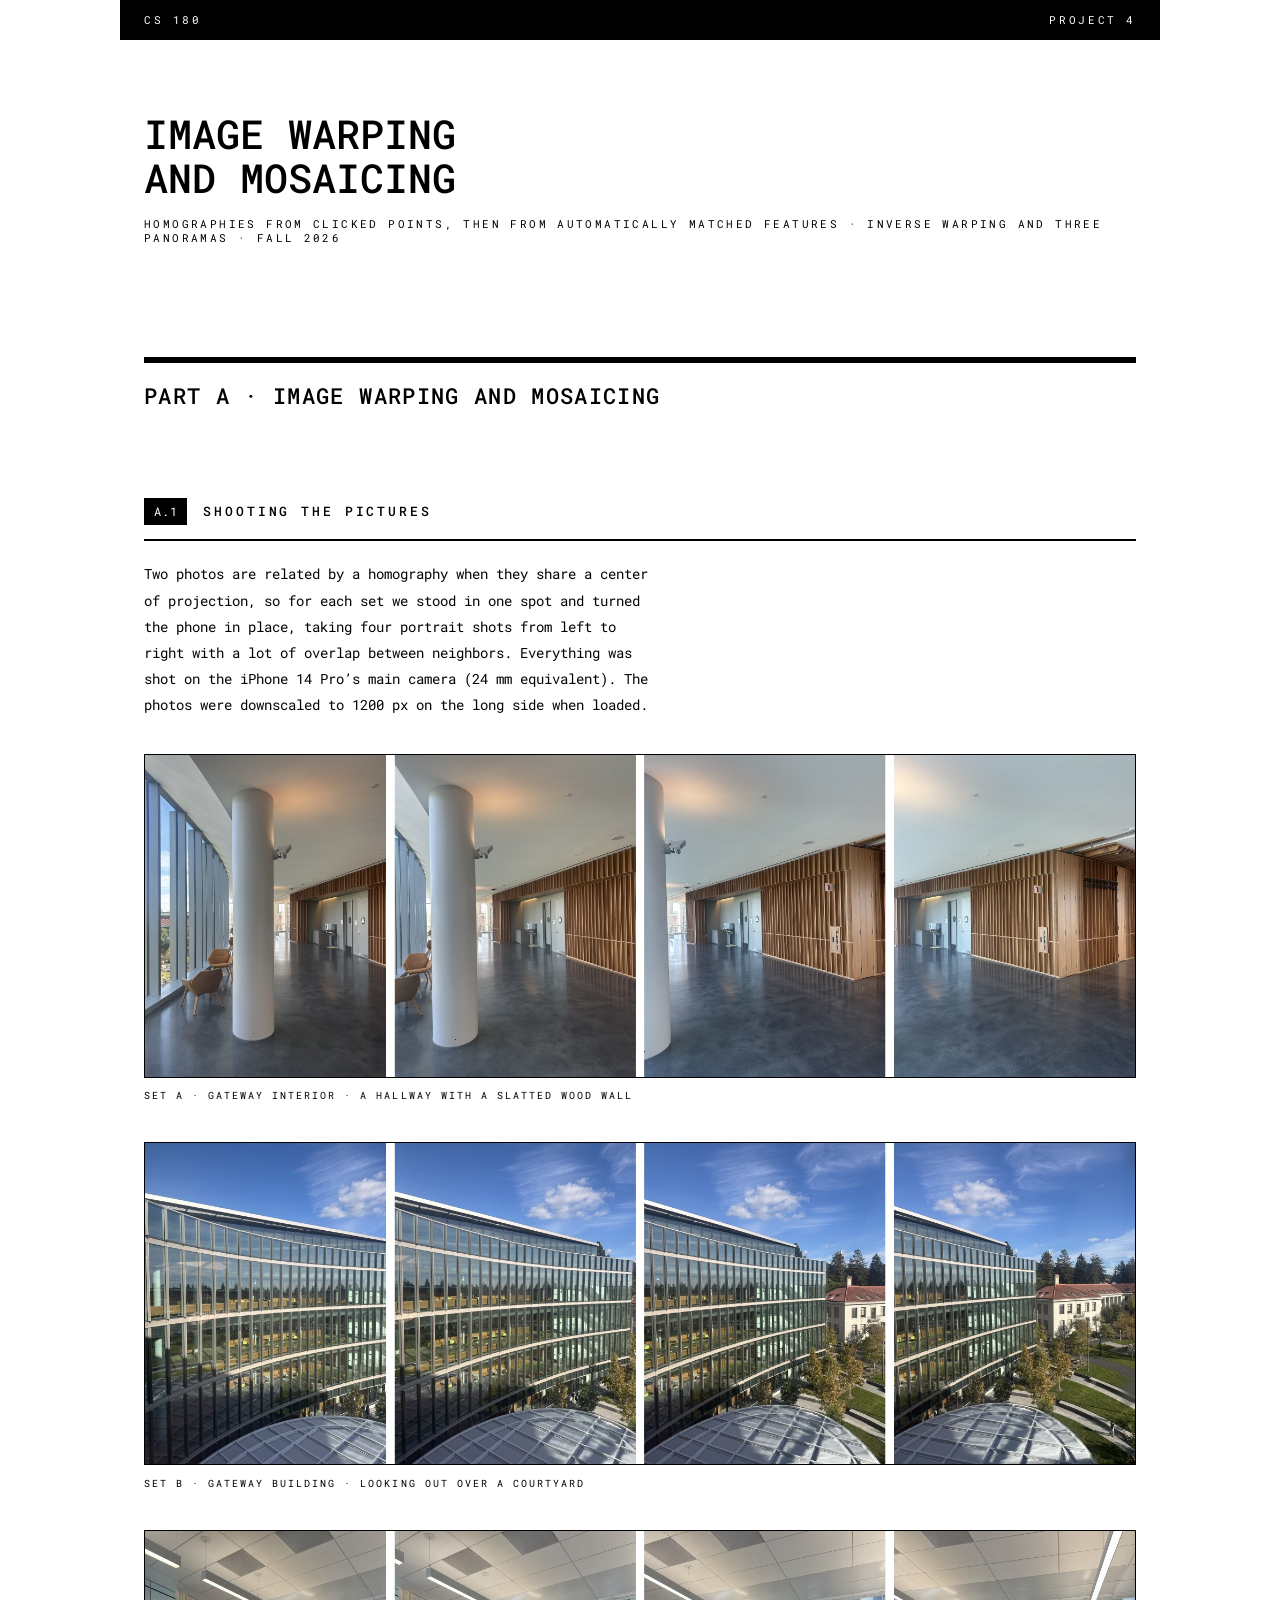
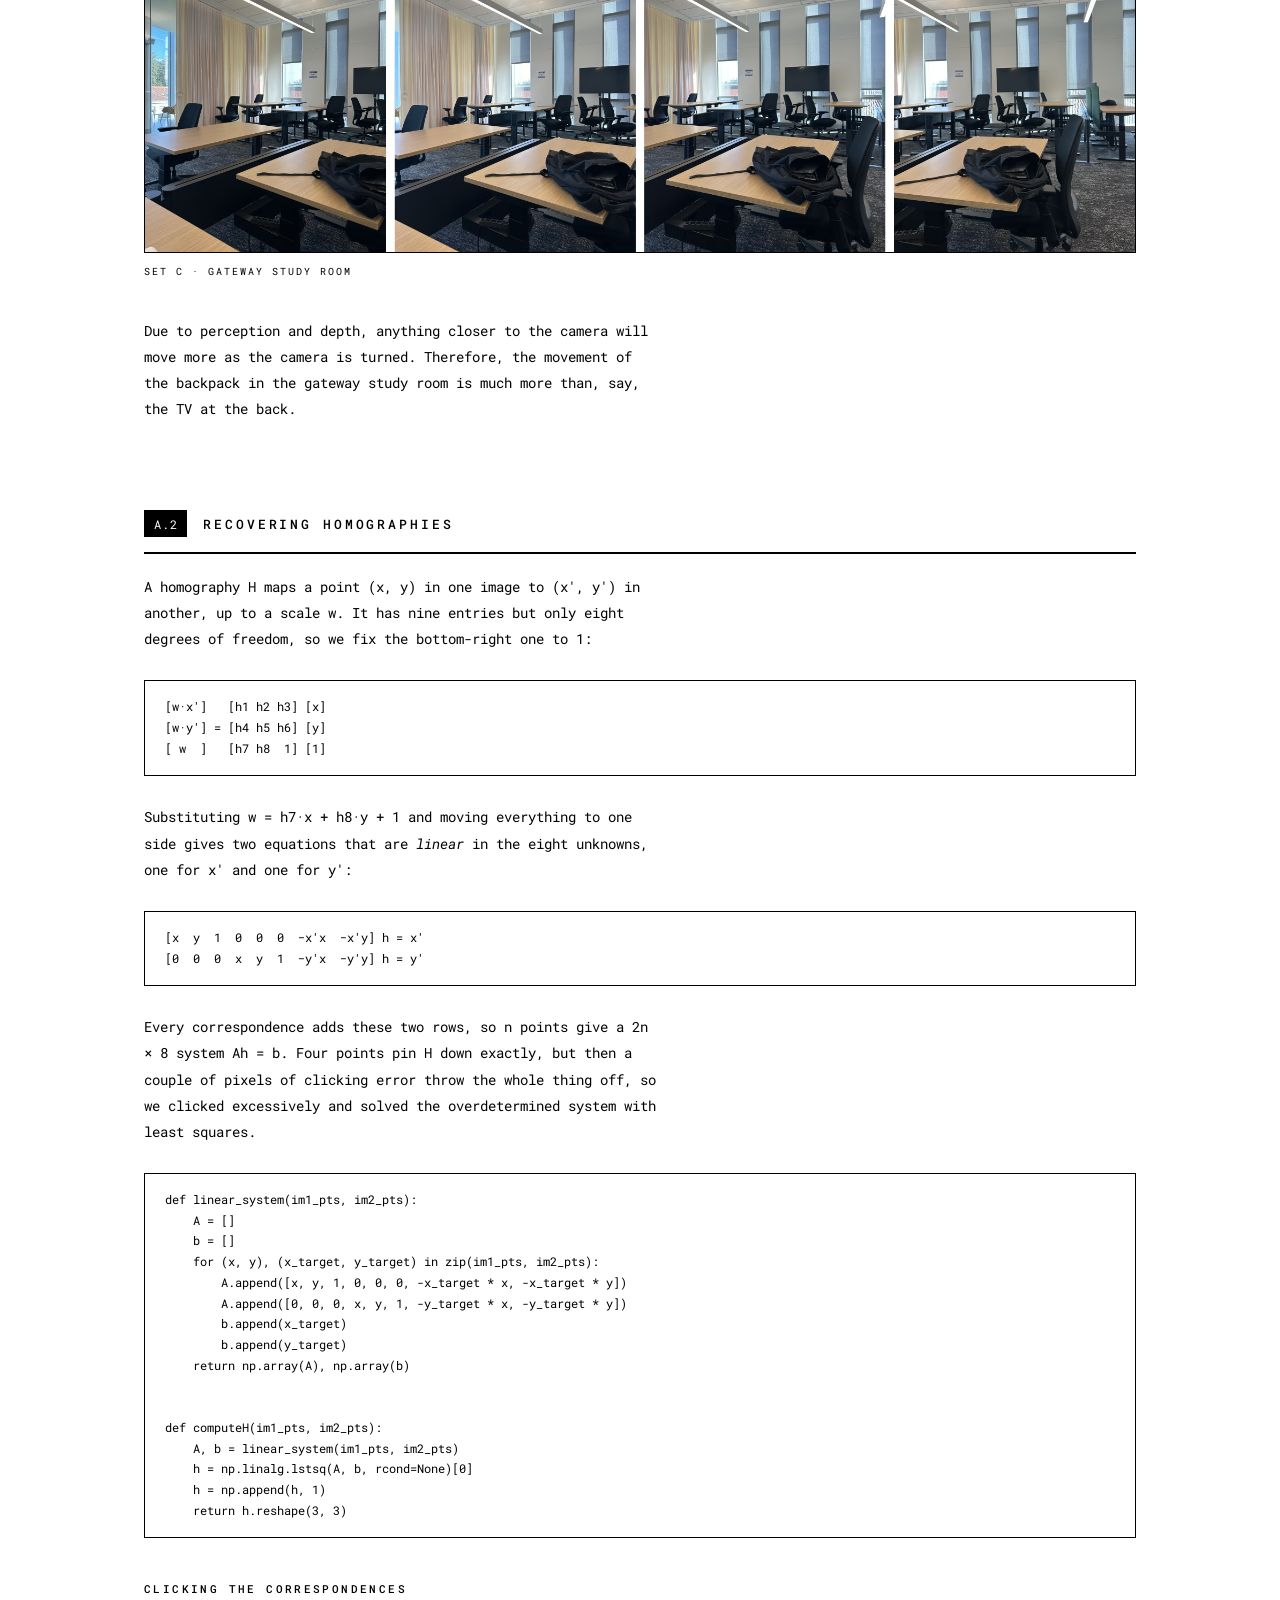
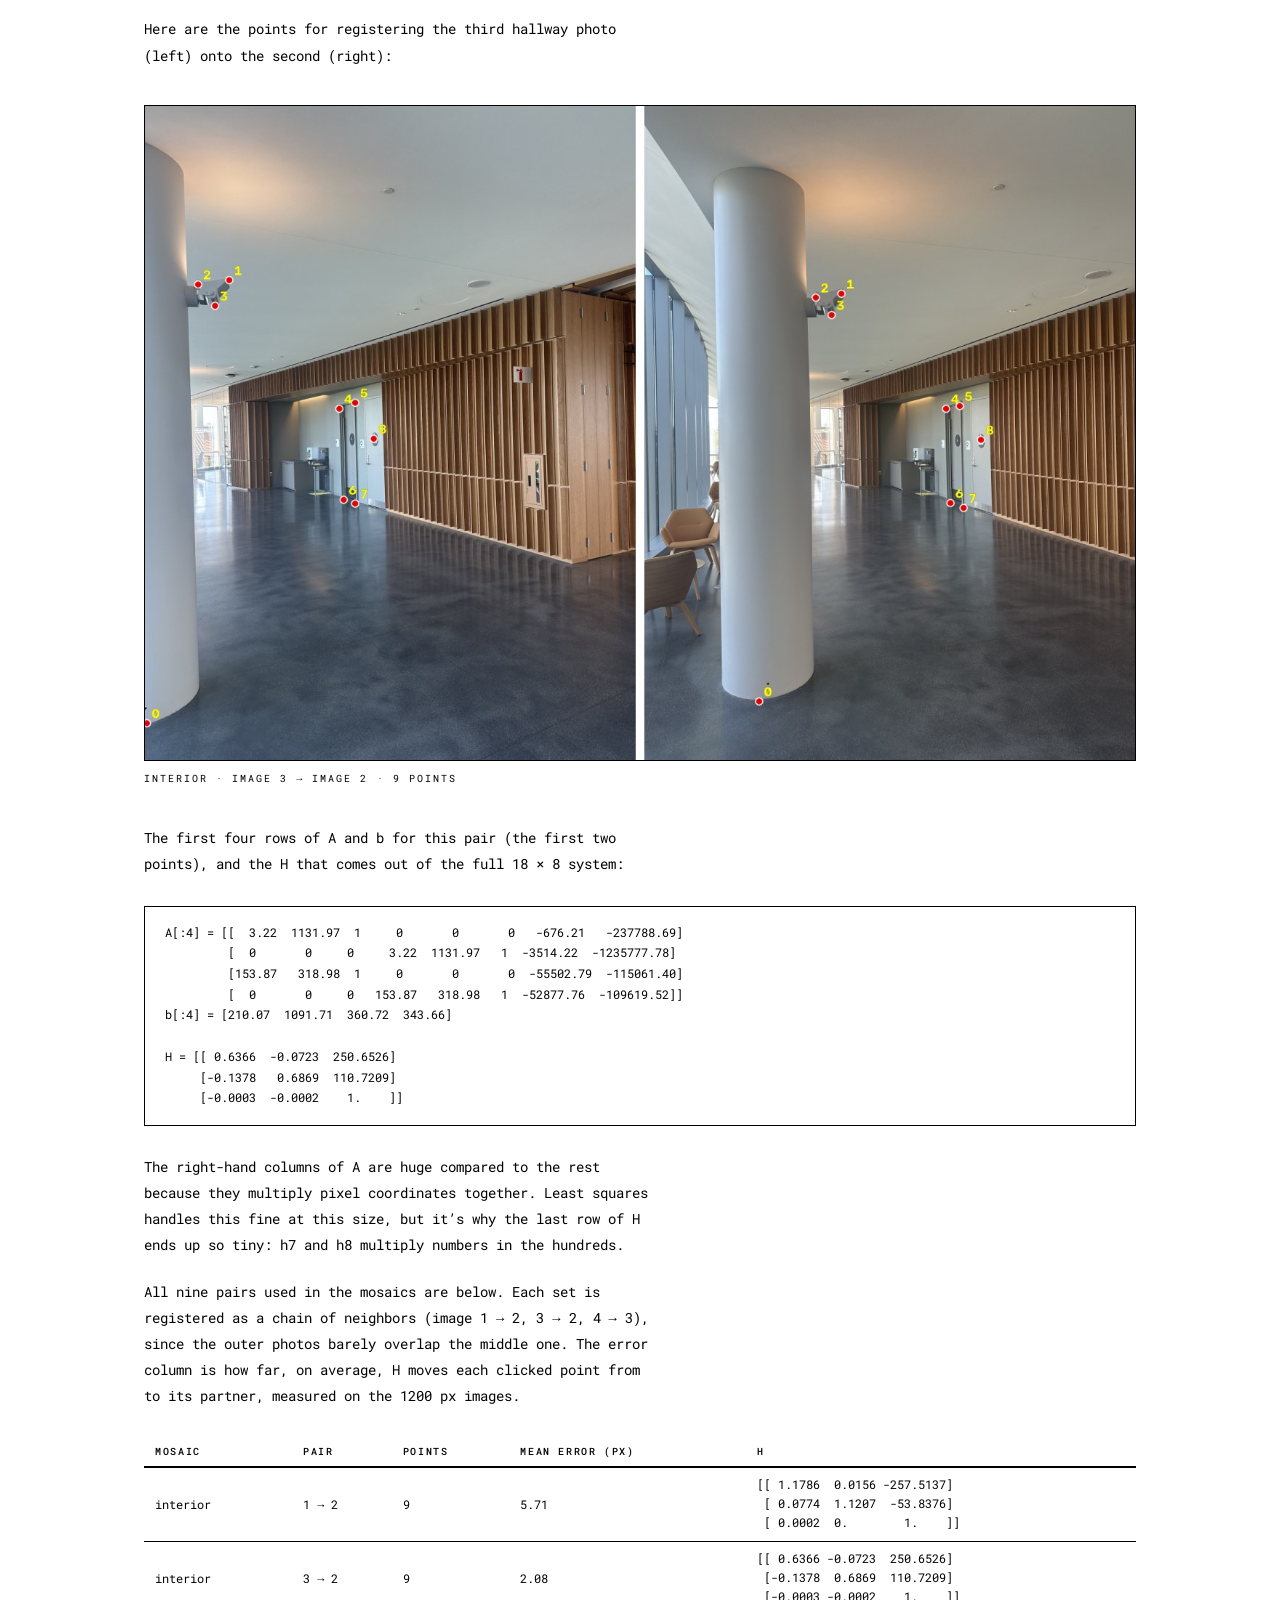
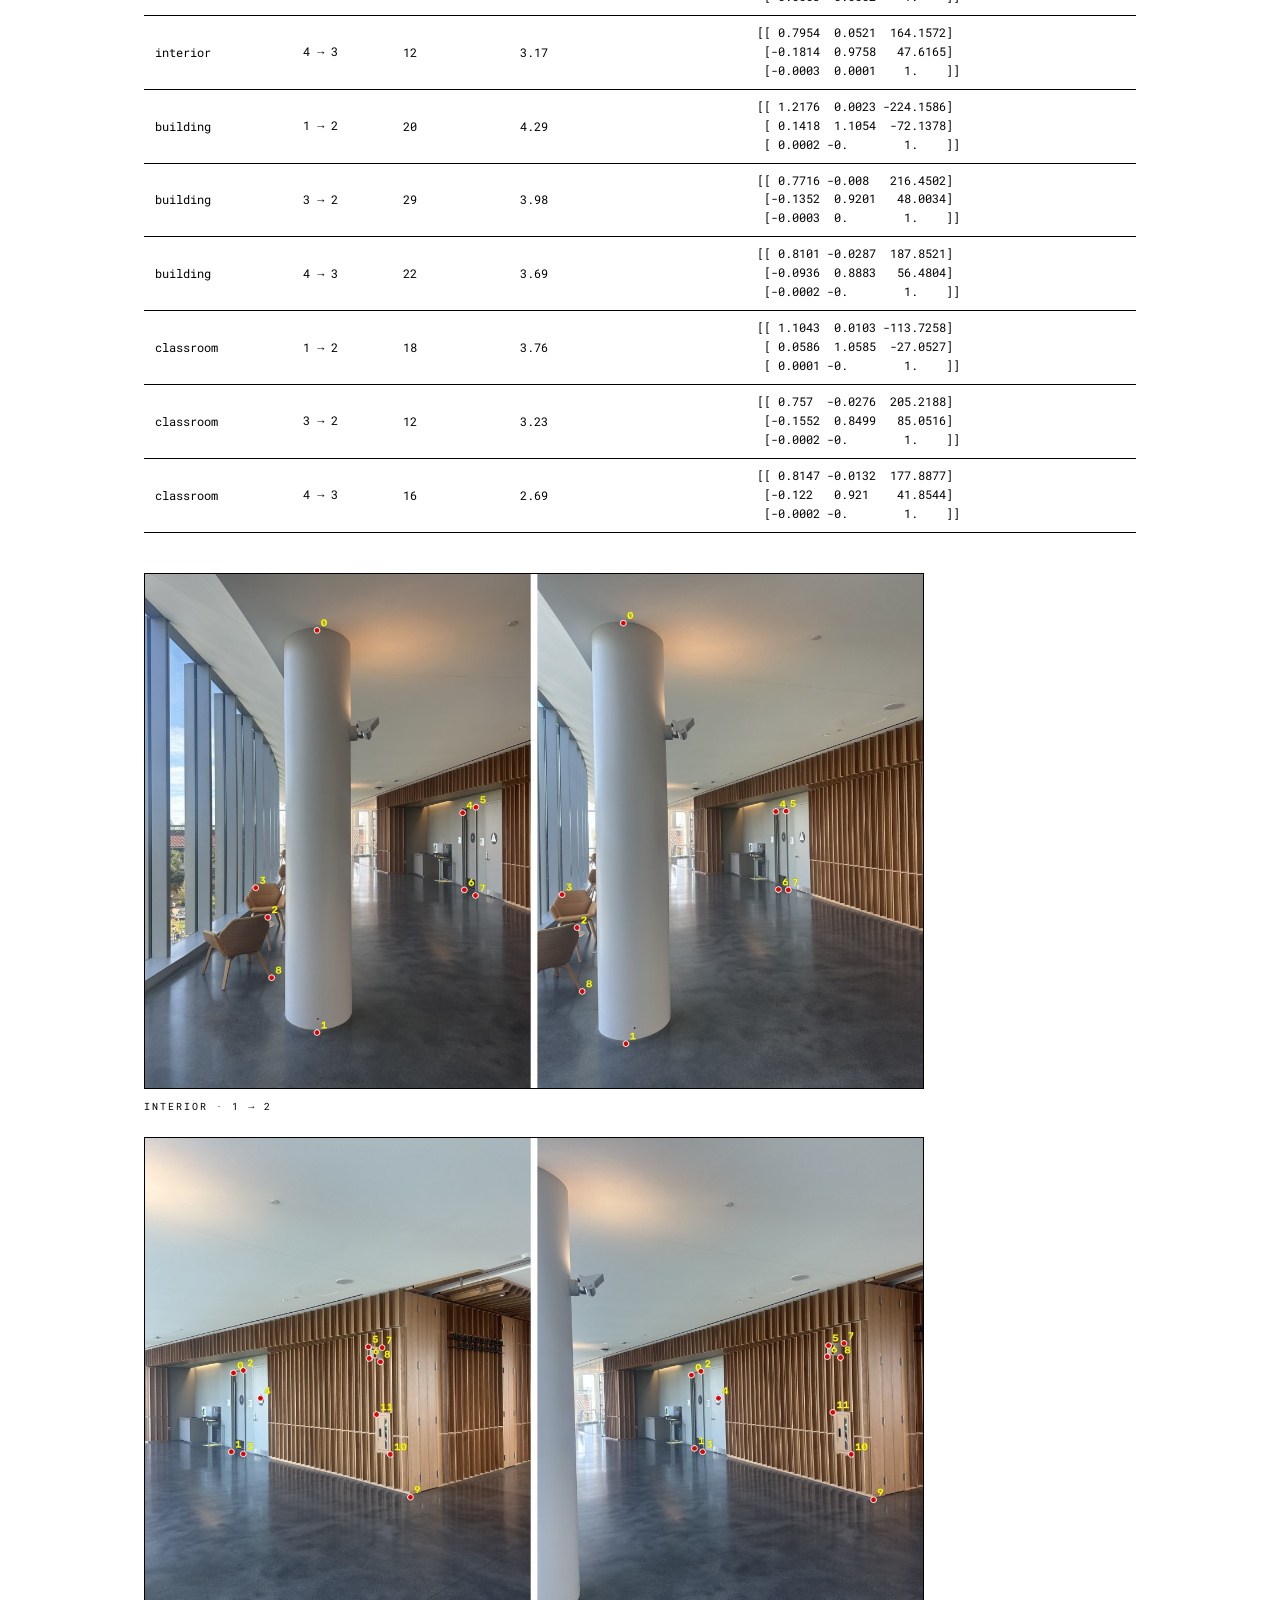
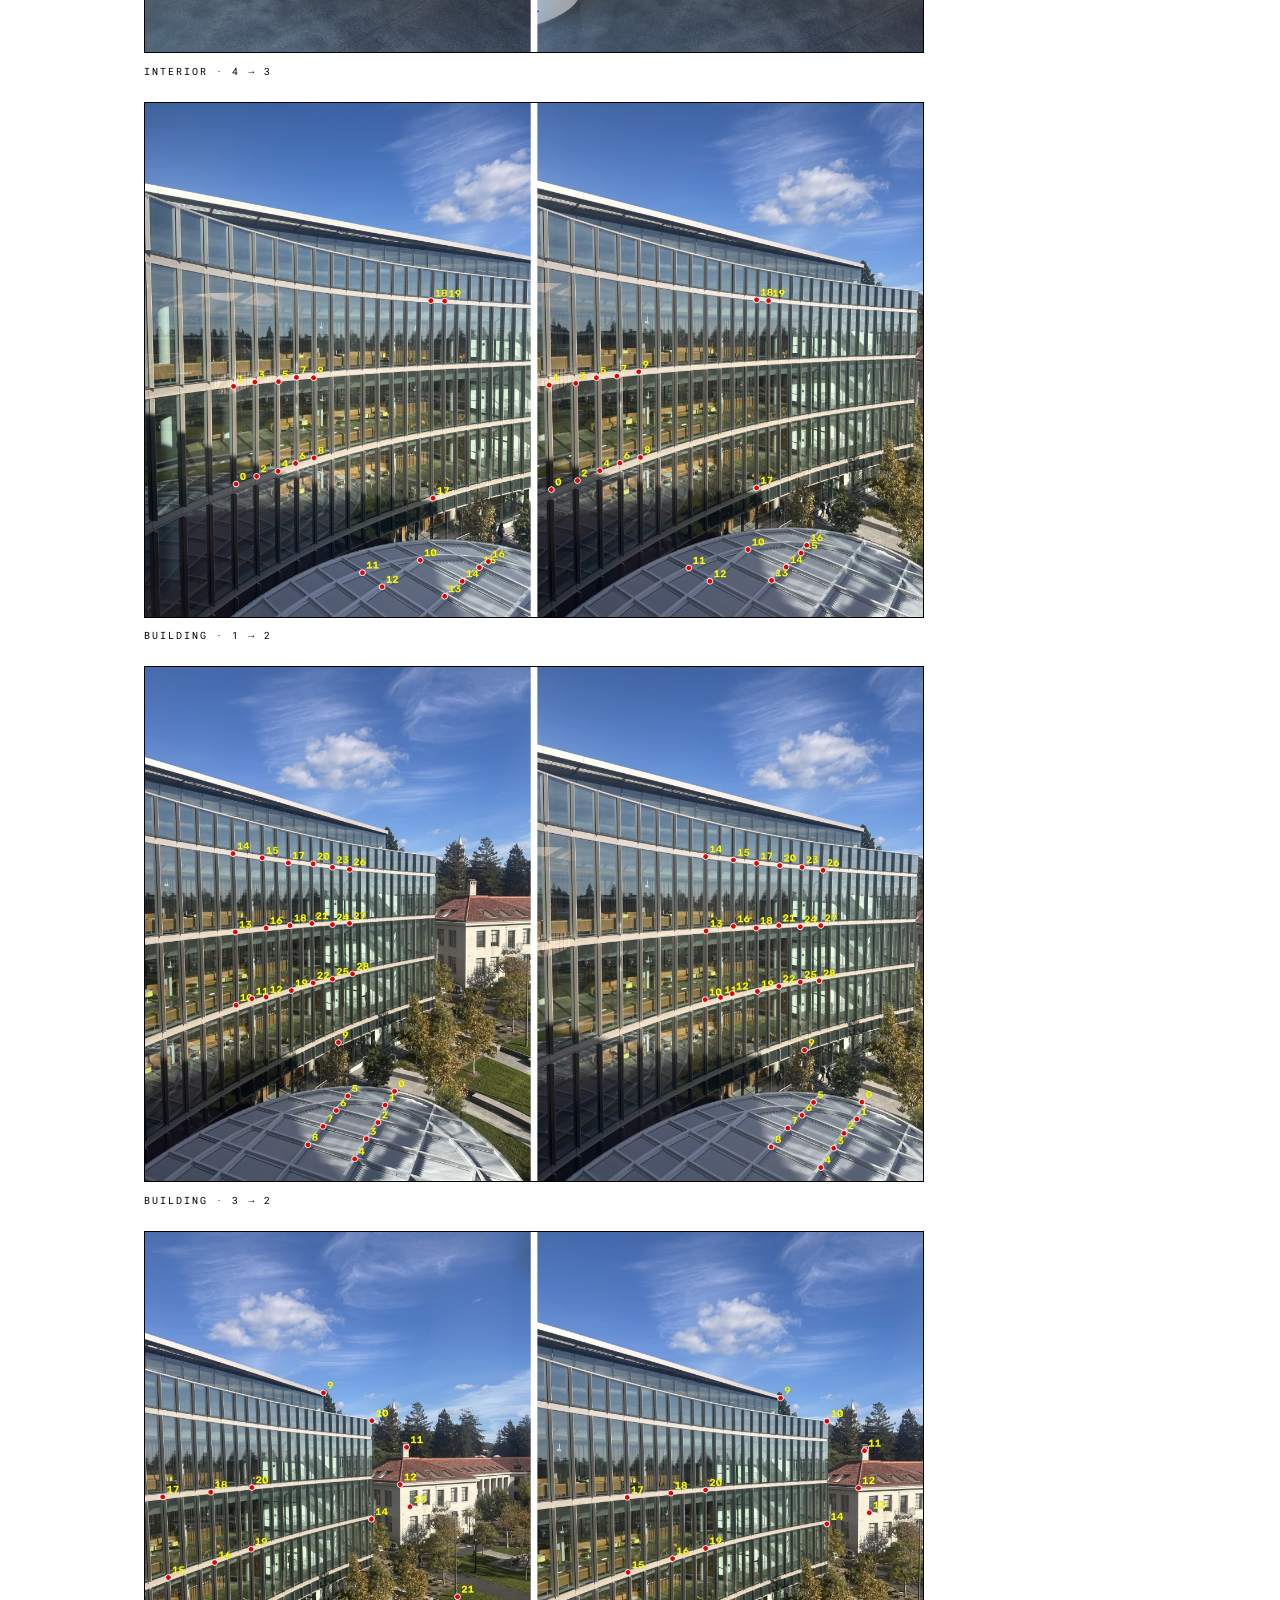
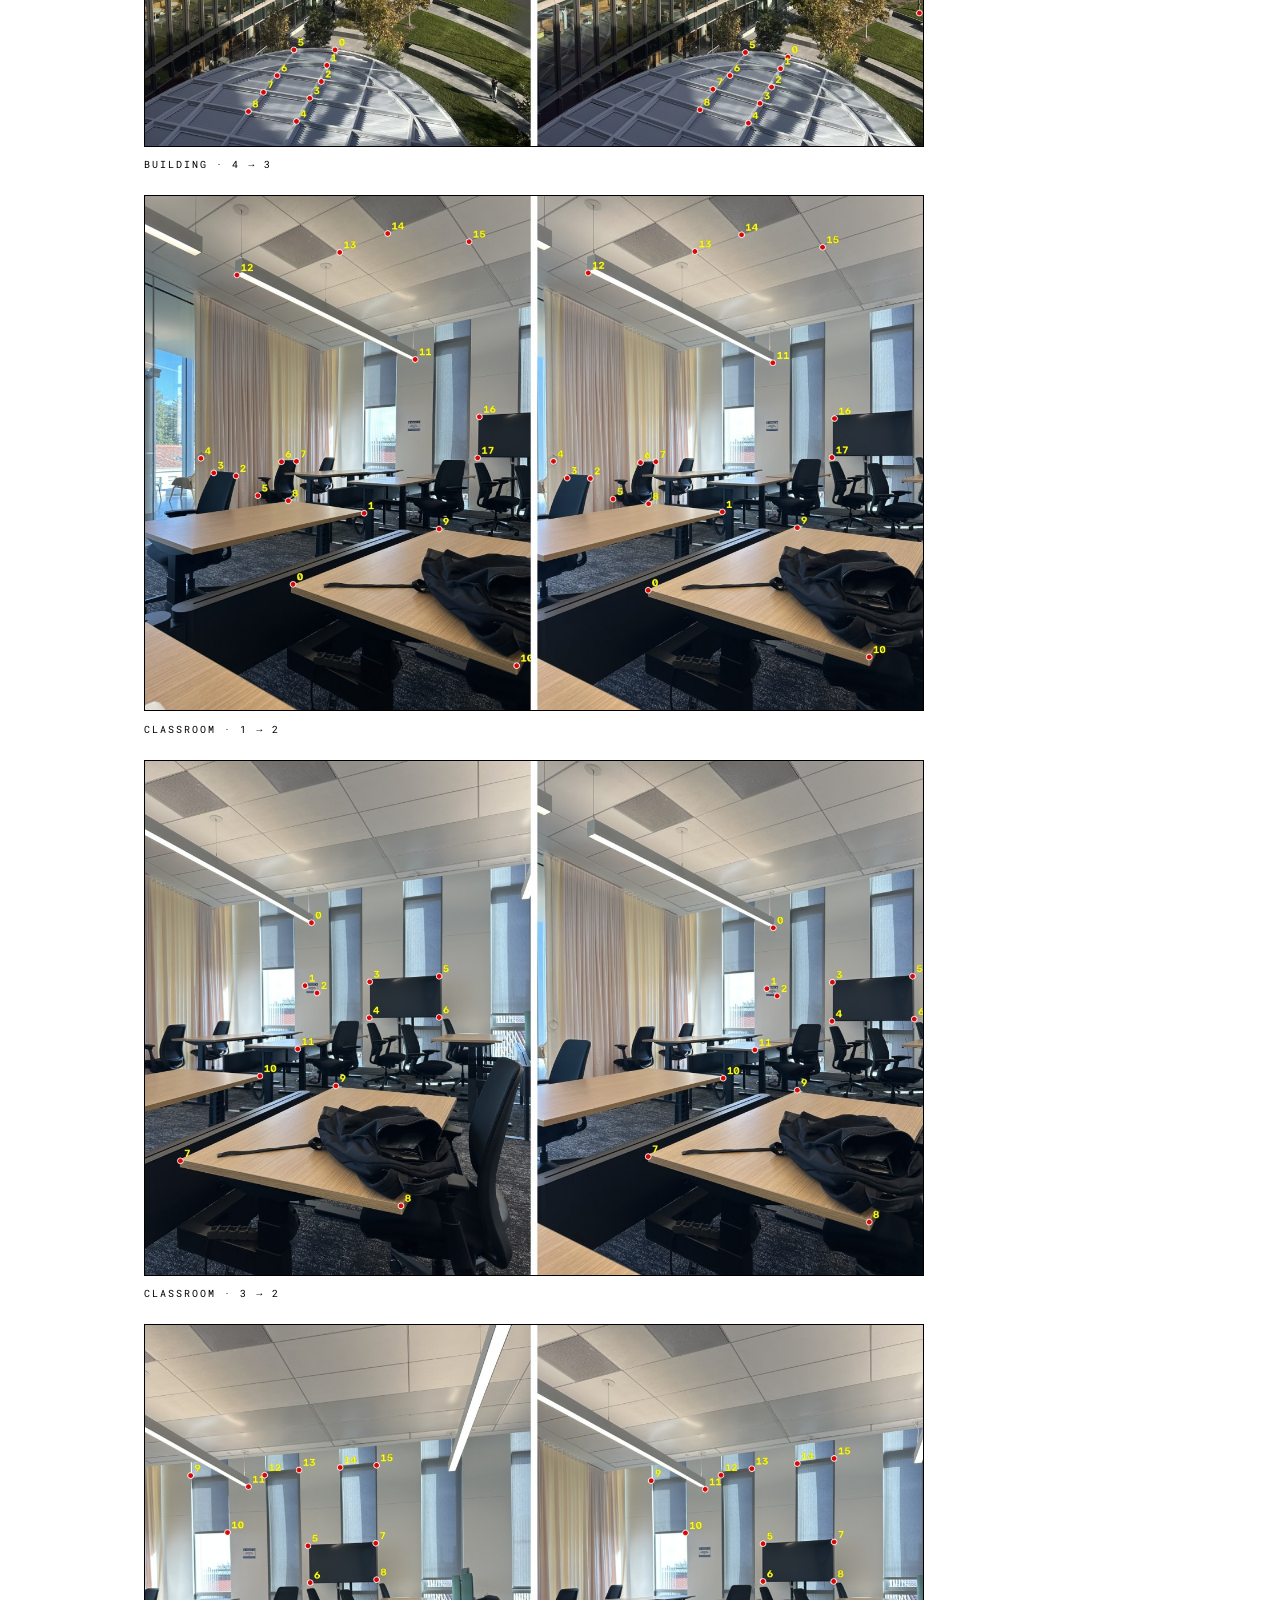
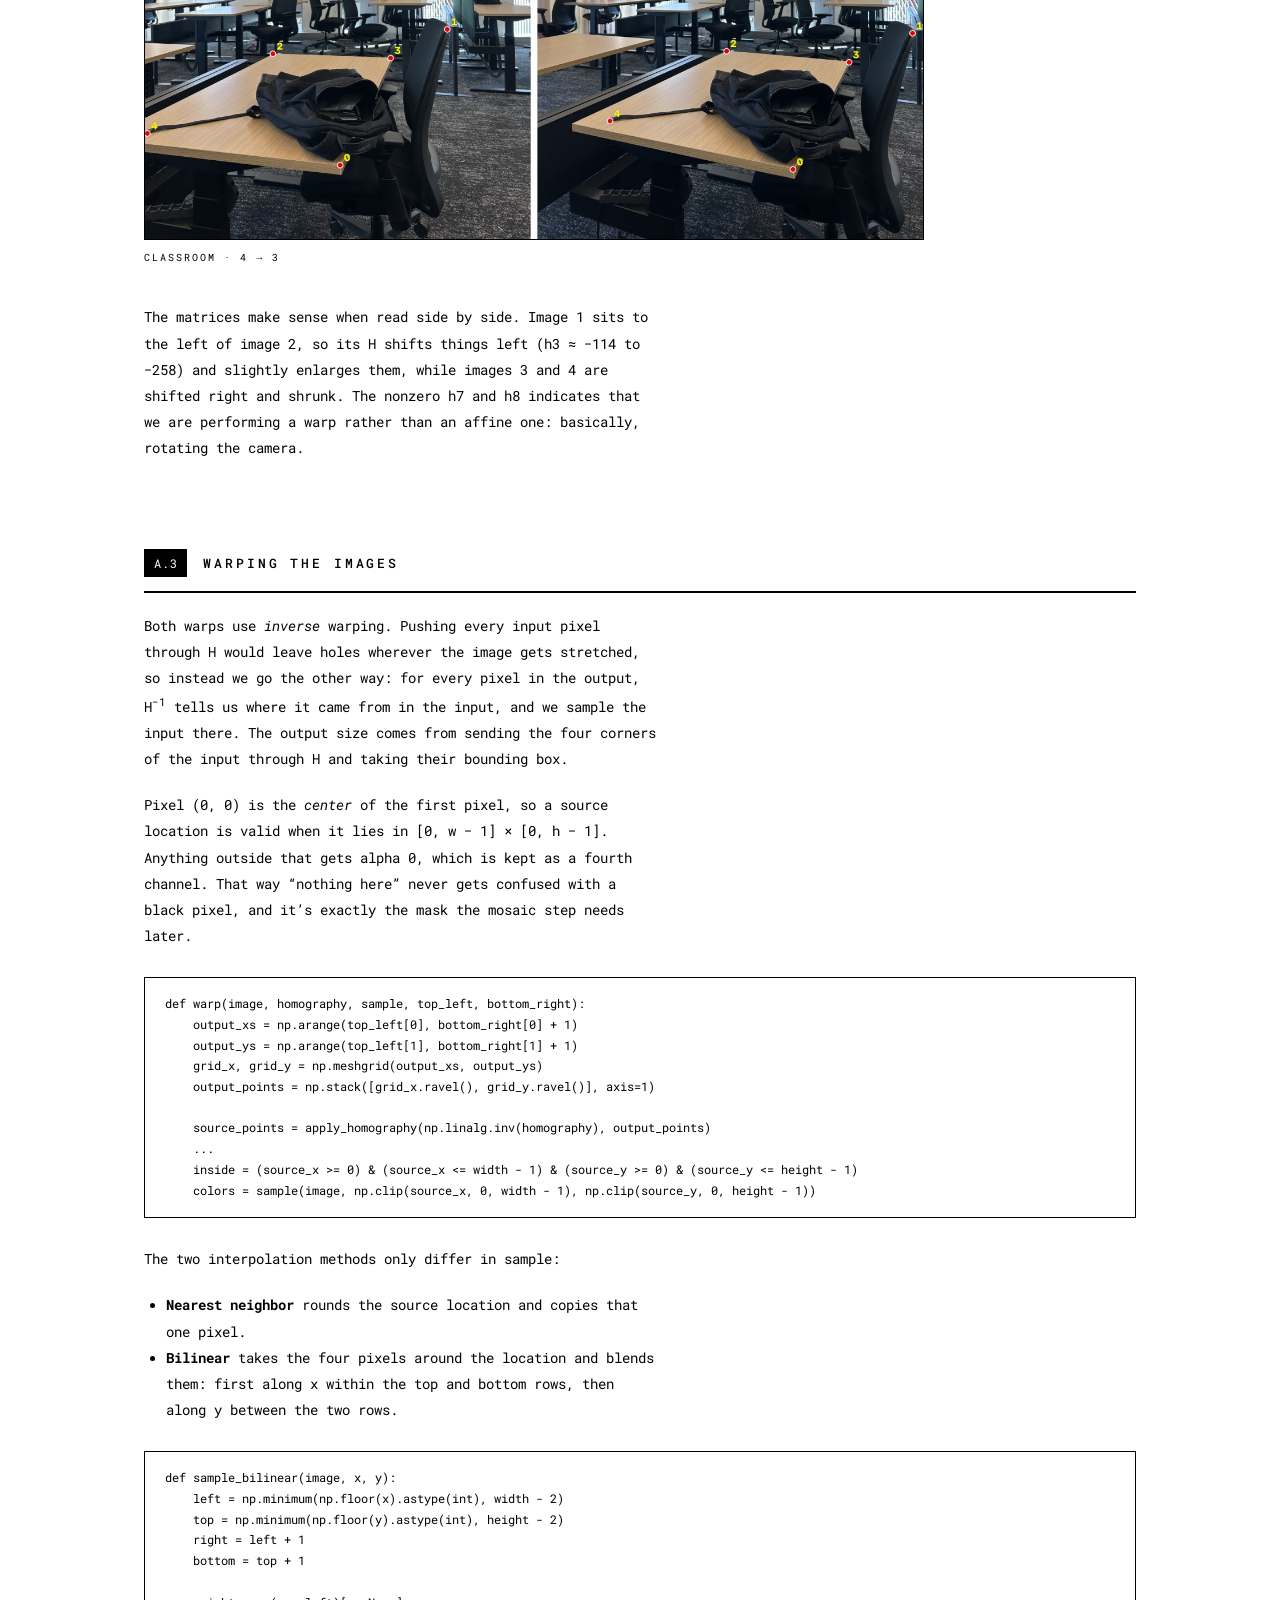
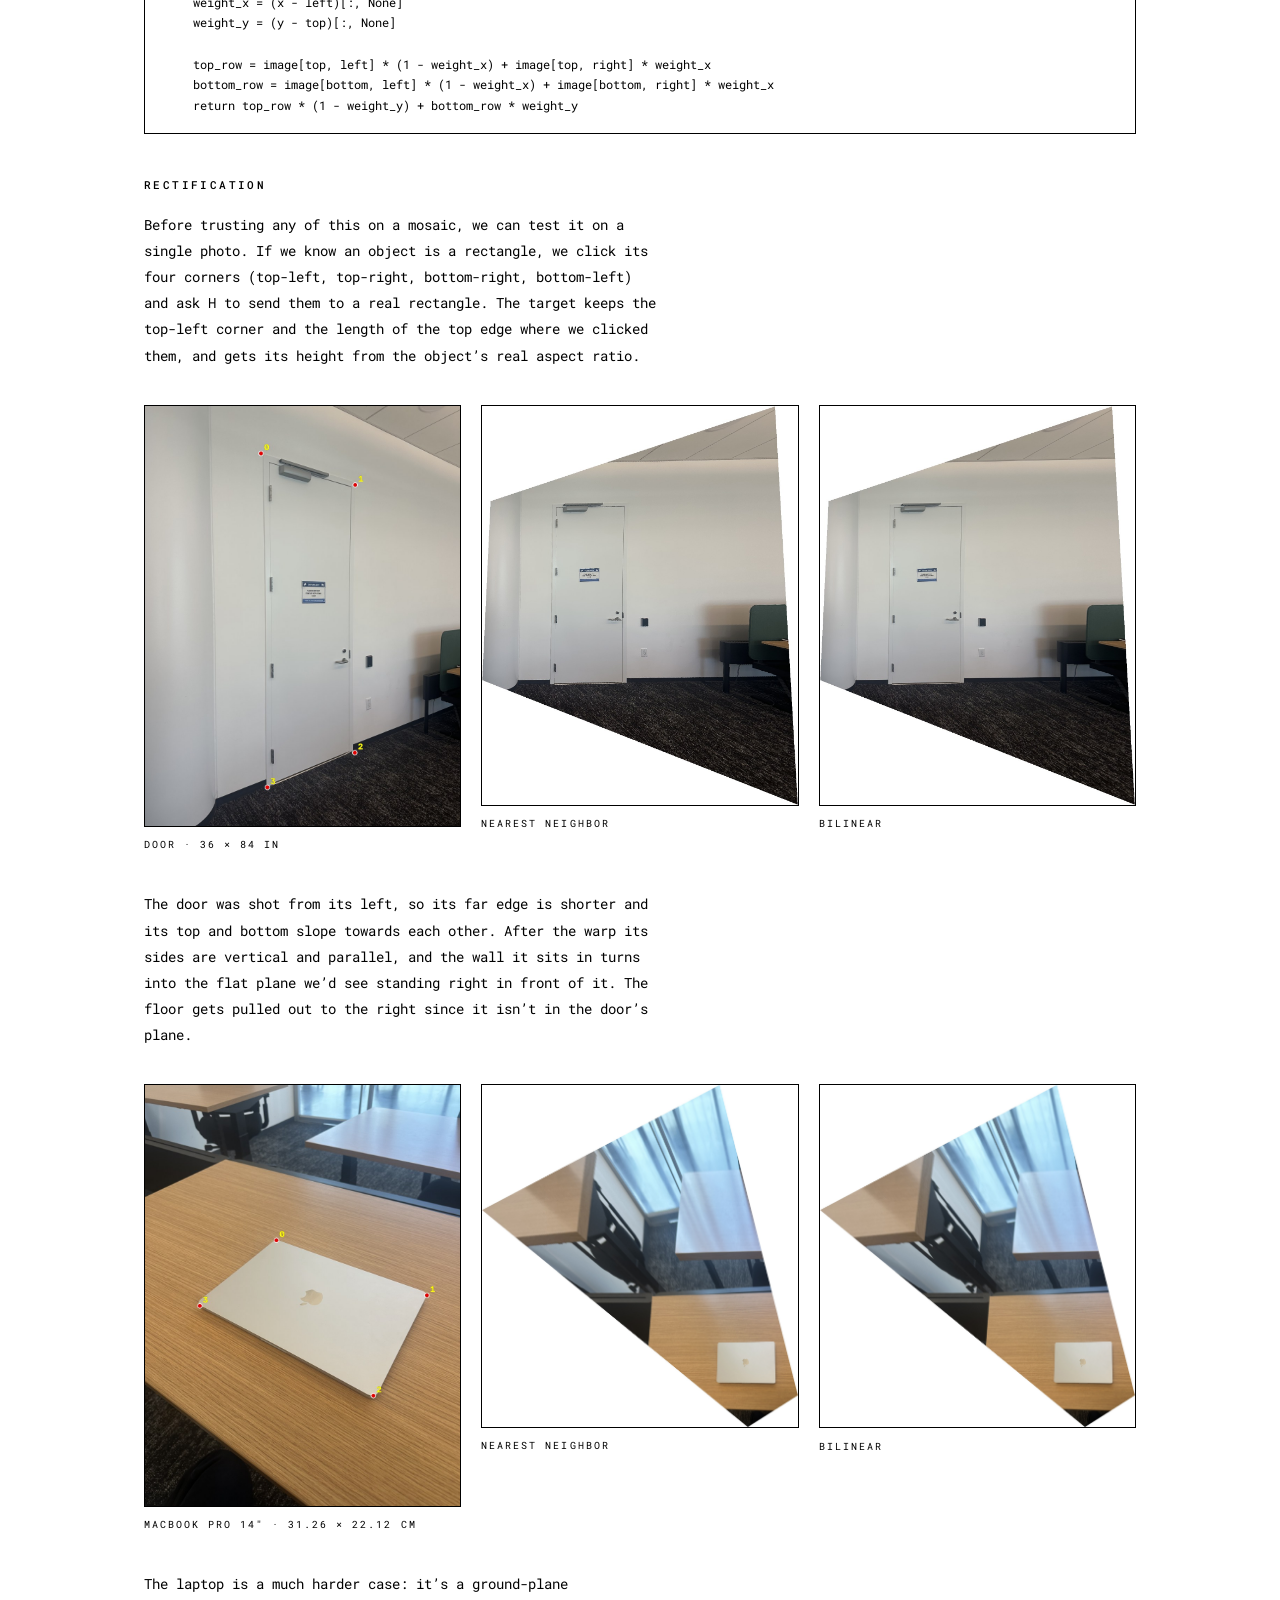
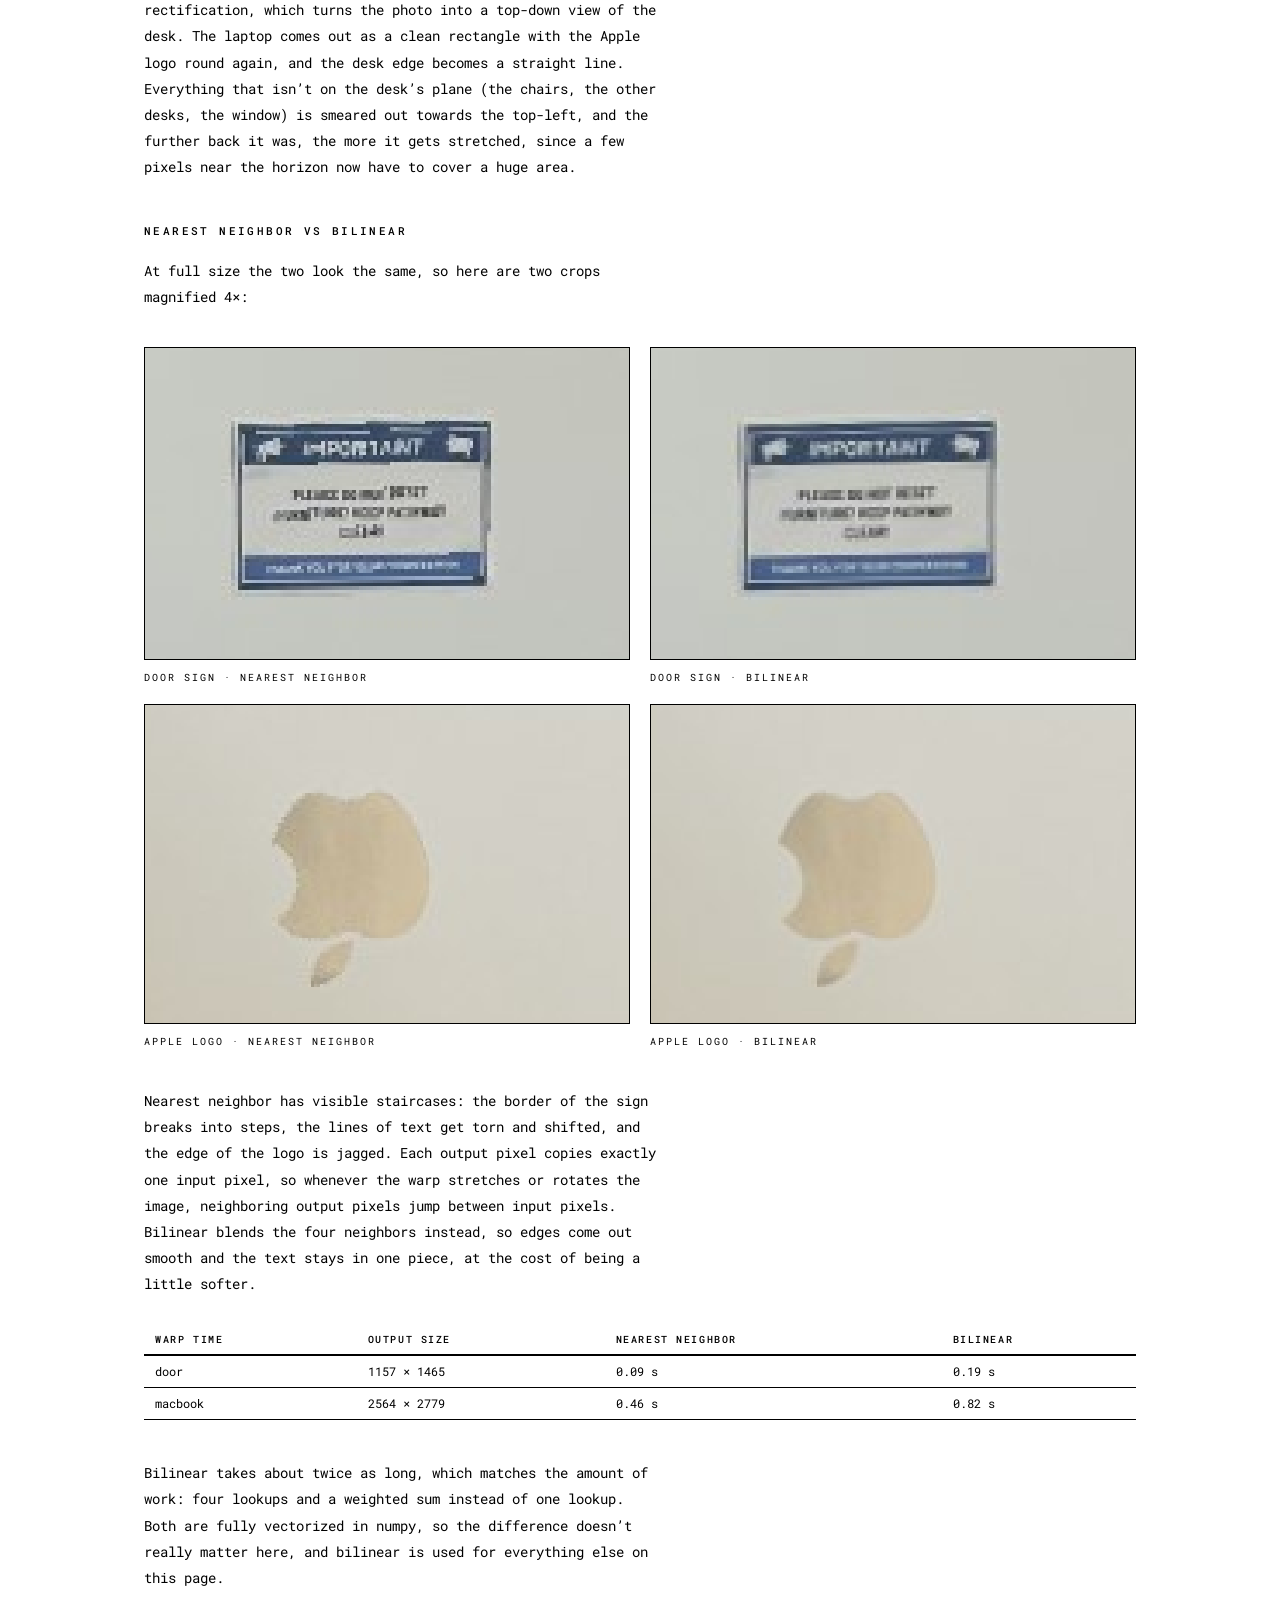
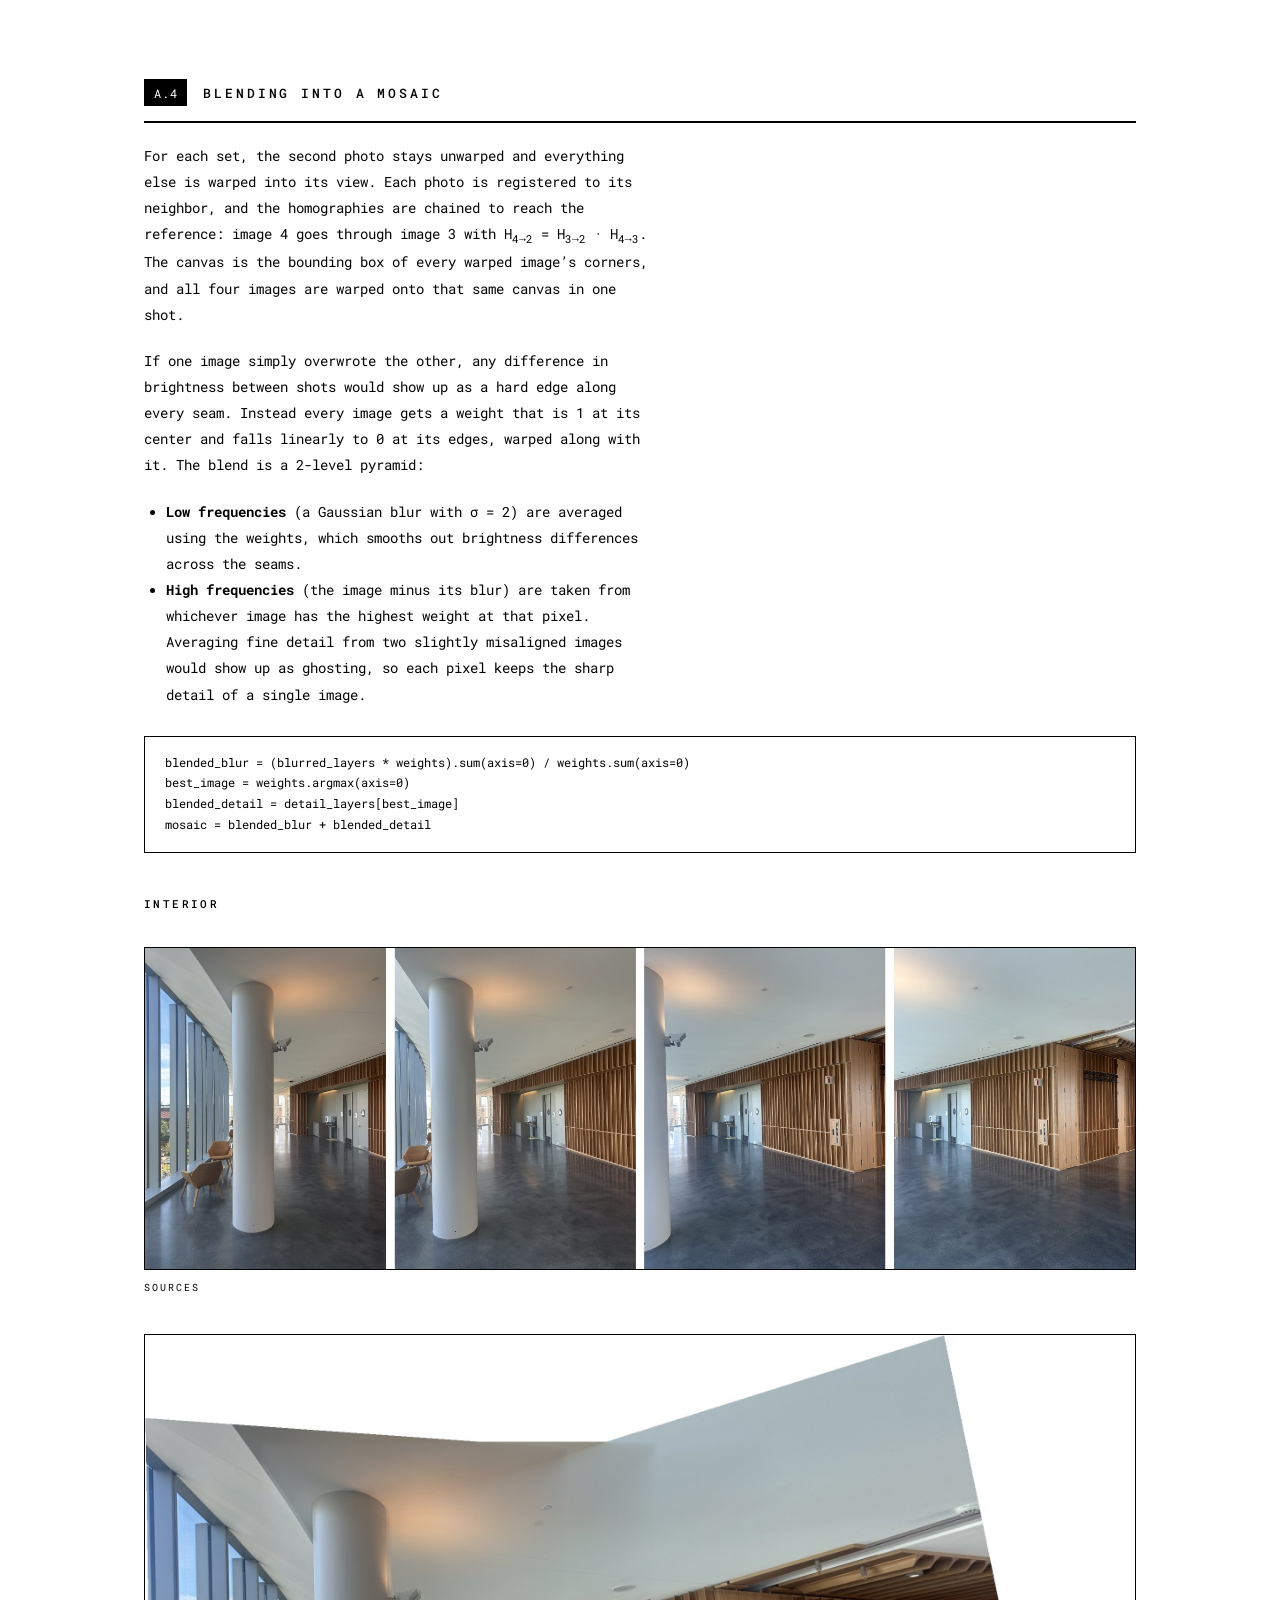
<file: proj4.html>
<!doctype html>
<html lang="en">
<head>
<meta charset="utf-8">
<meta name="viewport" content="width=device-width, initial-scale=1">
<title>project 4</title>
<link rel="preconnect" href="https://fonts.googleapis.com">
<link rel="preconnect" href="https://fonts.gstatic.com" crossorigin>
<link href="https://fonts.googleapis.com/css2?family=Roboto+Mono:wght@400;500&display=swap" rel="stylesheet">
<link rel="stylesheet" href="style.css">
</head>
<body class="doc">

<header class="bar">
  <span>cs 180</span>
  <span>project 4</span>
</header>

<h1 class="doc-title">image warping<br>and mosaicing</h1>
<p class="doc-meta">homographies from clicked points, then from automatically matched features &middot; inverse warping and three panoramas &middot; fall 2026</p>

<!-- ============================================================ -->
<h2 class="part">part a &middot; image warping and mosaicing</h2>

<section>
  <div class="sec-head"><span class="num">A.1</span><h2>shooting the pictures</h2></div>
  <p class="writeup">Two photos are related by a homography when they share a center of projection, so for each set we stood in one spot and turned the phone in place, taking four portrait shots from left to right with a lot of overlap between neighbors. Everything was shot on the iPhone 14 Pro&rsquo;s main camera (24 mm equivalent). The photos were downscaled to 1200 px on the long side when loaded.</p>
  <div class="wide">
    <figure><img src="media/p4/a_sources.jpg" alt="Four overlapping photos of a hallway with a white pillar and a wood-slat wall"><figcaption>set a &middot; gateway interior &middot; a hallway with a slatted wood wall</figcaption></figure>
  </div>
  <div class="wide">
    <figure><img src="media/p4/b_sources.jpg" alt="Four overlapping photos of a curved glass building and a red-roofed building"><figcaption>set b &middot; gateway building &middot; looking out over a courtyard</figcaption></figure>
  </div>
  <div class="wide">
    <figure><img src="media/p4/c_sources.jpg" alt="Four overlapping photos of a classroom with desks, chairs, windows and a TV"><figcaption>set c &middot; gateway study room</figcaption></figure>
  </div>
  <p class="writeup">Due to perception and depth, anything closer to the camera will move more as the camera is turned. Therefore, the movement of the backpack in the gateway study room is much more than, say, the TV at the back.</p>
</section>

<!-- ============================================================ -->
<section>
  <div class="sec-head"><span class="num">A.2</span><h2>recovering homographies</h2></div>
  <p class="writeup">A homography H maps a point (x, y) in one image to (x&prime;, y&prime;) in another, up to a scale w. It has nine entries but only eight degrees of freedom, so we fix the bottom-right one to 1:</p>
  <div class="code">[w&middot;x&prime;]   [h1 h2 h3] [x]
[w&middot;y&prime;] = [h4 h5 h6] [y]
[ w  ]   [h7 h8  1] [1]</div>
  <p class="writeup">Substituting w = h7&middot;x + h8&middot;y + 1 and moving everything to one side gives two equations that are <em>linear</em> in the eight unknowns, one for x&prime; and one for y&prime;:</p>
  <div class="code">[x  y  1  0  0  0  &minus;x&prime;x  &minus;x&prime;y] h = x&prime;
[0  0  0  x  y  1  &minus;y&prime;x  &minus;y&prime;y] h = y&prime;</div>
  <p class="writeup">Every correspondence adds these two rows, so n points give a 2n &times; 8 system Ah = b. Four points pin H down exactly, but then a couple of pixels of clicking error throw the whole thing off, so we clicked excessively and solved the overdetermined system with least squares.</p>
  <div class="code">def linear_system(im1_pts, im2_pts):
    A = []
    b = []
    for (x, y), (x_target, y_target) in zip(im1_pts, im2_pts):
        A.append([x, y, 1, 0, 0, 0, -x_target * x, -x_target * y])
        A.append([0, 0, 0, x, y, 1, -y_target * x, -y_target * y])
        b.append(x_target)
        b.append(y_target)
    return np.array(A), np.array(b)


def computeH(im1_pts, im2_pts):
    A, b = linear_system(im1_pts, im2_pts)
    h = np.linalg.lstsq(A, b, rcond=None)[0]
    h = np.append(h, 1)
    return h.reshape(3, 3)</div>

  <p class="sub">clicking the correspondences</p>
  <p class="writeup">Here are the points for registering the third hallway photo (left) onto the second (right):</p>
  <div class="wide">
    <figure><img src="media/p4/interior_21_pts.jpg" alt="Nine numbered correspondences between the third and second hallway photos"><figcaption>interior &middot; image 3 &rarr; image 2 &middot; 9 points</figcaption></figure>
  </div>
  <p class="writeup">The first four rows of A and b for this pair (the first two points), and the H that comes out of the full 18 &times; 8 system:</p>
  <div class="code">A[:4] = [[  3.22  1131.97  1     0       0       0   -676.21   -237788.69]
         [  0       0     0     3.22  1131.97   1  -3514.22  -1235777.78]
         [153.87   318.98  1     0       0       0  -55502.79  -115061.40]
         [  0       0     0   153.87   318.98   1  -52877.76  -109619.52]]
b[:4] = [210.07  1091.71  360.72  343.66]

H = [[ 0.6366  -0.0723  250.6526]
     [-0.1378   0.6869  110.7209]
     [-0.0003  -0.0002    1.    ]]</div>
  <p class="writeup">The right-hand columns of A are huge compared to the rest because they multiply pixel coordinates together. Least squares handles this fine at this size, but it&rsquo;s why the last row of H ends up so tiny: h7 and h8 multiply numbers in the hundreds.</p>
  <p class="writeup">All nine pairs used in the mosaics are below. Each set is registered as a chain of neighbors (image 1 &rarr; 2, 3 &rarr; 2, 4 &rarr; 3), since the outer photos barely overlap the middle one. The error column is how far, on average, H moves each clicked point from to its partner, measured on the 1200 px images.</p>
  <div class="tbl-wrap">
    <table class="tbl">
      <tr><th>mosaic</th><th>pair</th><th>points</th><th>mean error (px)</th><th>H</th></tr>
      <tr><td>interior</td><td>1 &rarr; 2</td><td>9</td><td>5.71</td><td class="mat">[[ 1.1786  0.0156 -257.5137]
 [ 0.0774  1.1207  -53.8376]
 [ 0.0002  0.        1.    ]]</td></tr>
      <tr><td>interior</td><td>3 &rarr; 2</td><td>9</td><td>2.08</td><td class="mat">[[ 0.6366 -0.0723  250.6526]
 [-0.1378  0.6869  110.7209]
 [-0.0003 -0.0002    1.    ]]</td></tr>
      <tr><td>interior</td><td>4 &rarr; 3</td><td>12</td><td>3.17</td><td class="mat">[[ 0.7954  0.0521  164.1572]
 [-0.1814  0.9758   47.6165]
 [-0.0003  0.0001    1.    ]]</td></tr>
      <tr><td>building</td><td>1 &rarr; 2</td><td>20</td><td>4.29</td><td class="mat">[[ 1.2176  0.0023 -224.1586]
 [ 0.1418  1.1054  -72.1378]
 [ 0.0002 -0.        1.    ]]</td></tr>
      <tr><td>building</td><td>3 &rarr; 2</td><td>29</td><td>3.98</td><td class="mat">[[ 0.7716 -0.008   216.4502]
 [-0.1352  0.9201   48.0034]
 [-0.0003  0.        1.    ]]</td></tr>
      <tr><td>building</td><td>4 &rarr; 3</td><td>22</td><td>3.69</td><td class="mat">[[ 0.8101 -0.0287  187.8521]
 [-0.0936  0.8883   56.4804]
 [-0.0002 -0.        1.    ]]</td></tr>
      <tr><td>classroom</td><td>1 &rarr; 2</td><td>18</td><td>3.76</td><td class="mat">[[ 1.1043  0.0103 -113.7258]
 [ 0.0586  1.0585  -27.0527]
 [ 0.0001 -0.        1.    ]]</td></tr>
      <tr><td>classroom</td><td>3 &rarr; 2</td><td>12</td><td>3.23</td><td class="mat">[[ 0.757  -0.0276  205.2188]
 [-0.1552  0.8499   85.0516]
 [-0.0002 -0.        1.    ]]</td></tr>
      <tr><td>classroom</td><td>4 &rarr; 3</td><td>16</td><td>2.69</td><td class="mat">[[ 0.8147 -0.0132  177.8877]
 [-0.122   0.921    41.8544]
 [-0.0002 -0.        1.    ]]</td></tr>
    </table>
  </div>
  <div class="stack">
    <figure><img src="media/p4/interior_01_pts.jpg" alt="Correspondences between hallway photos 1 and 2"><figcaption>interior &middot; 1 &rarr; 2</figcaption></figure>
    <figure><img src="media/p4/interior_32_pts.jpg" alt="Correspondences between hallway photos 4 and 3"><figcaption>interior &middot; 4 &rarr; 3</figcaption></figure>
    <figure><img src="media/p4/building_01_pts.jpg" alt="Correspondences between building photos 1 and 2"><figcaption>building &middot; 1 &rarr; 2</figcaption></figure>
    <figure><img src="media/p4/building_21_pts.jpg" alt="Correspondences between building photos 3 and 2"><figcaption>building &middot; 3 &rarr; 2</figcaption></figure>
    <figure><img src="media/p4/building_32_pts.jpg" alt="Correspondences between building photos 4 and 3"><figcaption>building &middot; 4 &rarr; 3</figcaption></figure>
    <figure><img src="media/p4/classroom_01_pts.jpg" alt="Correspondences between classroom photos 1 and 2"><figcaption>classroom &middot; 1 &rarr; 2</figcaption></figure>
    <figure><img src="media/p4/classroom_21_pts.jpg" alt="Correspondences between classroom photos 3 and 2"><figcaption>classroom &middot; 3 &rarr; 2</figcaption></figure>
    <figure><img src="media/p4/classroom_32_pts.jpg" alt="Correspondences between classroom photos 4 and 3"><figcaption>classroom &middot; 4 &rarr; 3</figcaption></figure>
  </div>
  <p class="writeup">The matrices make sense when read side by side. Image 1 sits to the left of image 2, so its H shifts things left (h3 &asymp; &minus;114 to &minus;258) and slightly enlarges them, while images 3 and 4 are shifted right and shrunk. The nonzero h7 and h8 indicates that we are performing a warp rather than an affine one: basically, rotating the camera.</p>
</section>

<!-- ============================================================ -->
<section>
  <div class="sec-head"><span class="num">A.3</span><h2>warping the images</h2></div>
  <p class="writeup">Both warps use <em>inverse</em> warping. Pushing every input pixel through H would leave holes wherever the image gets stretched, so instead we go the other way: for every pixel in the output, H<sup>&minus;1</sup> tells us where it came from in the input, and we sample the input there. The output size comes from sending the four corners of the input through H and taking their bounding box.</p>
  <p class="writeup">Pixel (0, 0) is the <em>center</em> of the first pixel, so a source location is valid when it lies in [0, w &minus; 1] &times; [0, h &minus; 1]. Anything outside that gets alpha 0, which is kept as a fourth channel. That way &ldquo;nothing here&rdquo; never gets confused with a black pixel, and it&rsquo;s exactly the mask the mosaic step needs later.</p>
  <div class="code">def warp(image, homography, sample, top_left, bottom_right):
    output_xs = np.arange(top_left[0], bottom_right[0] + 1)
    output_ys = np.arange(top_left[1], bottom_right[1] + 1)
    grid_x, grid_y = np.meshgrid(output_xs, output_ys)
    output_points = np.stack([grid_x.ravel(), grid_y.ravel()], axis=1)

    source_points = apply_homography(np.linalg.inv(homography), output_points)
    ...
    inside = (source_x >= 0) &amp; (source_x &lt;= width - 1) &amp; (source_y >= 0) &amp; (source_y &lt;= height - 1)
    colors = sample(image, np.clip(source_x, 0, width - 1), np.clip(source_y, 0, height - 1))</div>
  <p class="writeup">The two interpolation methods only differ in <code>sample</code>:</p>
  <div class="writeup"><ul>
    <li><strong>Nearest neighbor</strong> rounds the source location and copies that one pixel.</li>
    <li><strong>Bilinear</strong> takes the four pixels around the location and blends them: first along x within the top and bottom rows, then along y between the two rows.</li>
  </ul></div>
  <div class="code">def sample_bilinear(image, x, y):
    left = np.minimum(np.floor(x).astype(int), width - 2)
    top = np.minimum(np.floor(y).astype(int), height - 2)
    right = left + 1
    bottom = top + 1

    weight_x = (x - left)[:, None]
    weight_y = (y - top)[:, None]

    top_row = image[top, left] * (1 - weight_x) + image[top, right] * weight_x
    bottom_row = image[bottom, left] * (1 - weight_x) + image[bottom, right] * weight_x
    return top_row * (1 - weight_y) + bottom_row * weight_y</div>

  <p class="sub">rectification</p>
  <p class="writeup">Before trusting any of this on a mosaic, we can test it on a single photo. If we know an object is a rectangle, we click its four corners (top-left, top-right, bottom-right, bottom-left) and ask H to send them to a real rectangle. The target keeps the top-left corner and the length of the top edge where we clicked them, and gets its height from the object&rsquo;s real aspect ratio.</p>
  <div class="trio">
    <figure><img src="media/p4/door_corners.jpg" alt="Photo of a door taken from the side, with its four corners marked"><figcaption>door &middot; 36 &times; 84 in</figcaption></figure>
    <figure><img src="media/p4/door_nn.jpg" alt="The door photo rectified with nearest-neighbor interpolation"><figcaption>nearest neighbor</figcaption></figure>
    <figure><img src="media/p4/door_bilinear.jpg" alt="The door photo rectified with bilinear interpolation"><figcaption>bilinear</figcaption></figure>
  </div>
  <p class="writeup">The door was shot from its left, so its far edge is shorter and its top and bottom slope towards each other. After the warp its sides are vertical and parallel, and the wall it sits in turns into the flat plane we&rsquo;d see standing right in front of it. The floor gets pulled out to the right since it isn&rsquo;t in the door&rsquo;s plane.</p>
  <div class="trio">
    <figure><img src="media/p4/mac_corners.jpg" alt="Photo of a closed laptop on a desk, taken at an angle, with its four corners marked"><figcaption>macbook pro 14&Prime; &middot; 31.26 &times; 22.12 cm</figcaption></figure>
    <figure><img src="media/p4/mac_nn.jpg" alt="The desk rectified to a top-down view with nearest-neighbor interpolation"><figcaption>nearest neighbor</figcaption></figure>
    <figure><img src="media/p4/mac_bilinear.jpg" alt="The desk rectified to a top-down view with bilinear interpolation"><figcaption>bilinear</figcaption></figure>
  </div>
  <p class="writeup">The laptop is a much harder case: it&rsquo;s a ground-plane rectification, which turns the photo into a top-down view of the desk. The laptop comes out as a clean rectangle with the Apple logo round again, and the desk edge becomes a straight line. Everything that isn&rsquo;t on the desk&rsquo;s plane (the chairs, the other desks, the window) is smeared out towards the top-left, and the further back it was, the more it gets stretched, since a few pixels near the horizon now have to cover a huge area.</p>

  <p class="sub">nearest neighbor vs bilinear</p>
  <p class="writeup">At full size the two look the same, so here are two crops magnified 4&times;:</p>
  <div class="pair px">
    <figure><img src="media/p4/door_nn_zoom.png" alt="Close-up of the sign on the door, nearest neighbor"><figcaption>door sign &middot; nearest neighbor</figcaption></figure>
    <figure><img src="media/p4/door_bilinear_zoom.png" alt="Close-up of the sign on the door, bilinear"><figcaption>door sign &middot; bilinear</figcaption></figure>
    <figure><img src="media/p4/mac_nn_zoom.png" alt="Close-up of the Apple logo, nearest neighbor"><figcaption>apple logo &middot; nearest neighbor</figcaption></figure>
    <figure><img src="media/p4/mac_bilinear_zoom.png" alt="Close-up of the Apple logo, bilinear"><figcaption>apple logo &middot; bilinear</figcaption></figure>
  </div>
  <p class="writeup">Nearest neighbor has visible staircases: the border of the sign breaks into steps, the lines of text get torn and shifted, and the edge of the logo is jagged. Each output pixel copies exactly one input pixel, so whenever the warp stretches or rotates the image, neighboring output pixels jump between input pixels. Bilinear blends the four neighbors instead, so edges come out smooth and the text stays in one piece, at the cost of being a little softer.</p>
  <div class="tbl-wrap">
    <table class="tbl">
      <tr><th>warp time</th><th>output size</th><th>nearest neighbor</th><th>bilinear</th></tr>
      <tr><td>door</td><td>1157 &times; 1465</td><td>0.09 s</td><td>0.19 s</td></tr>
      <tr><td>macbook</td><td>2564 &times; 2779</td><td>0.46 s</td><td>0.82 s</td></tr>
    </table>
  </div>
  <p class="writeup">Bilinear takes about twice as long, which matches the amount of work: four lookups and a weighted sum instead of one lookup. Both are fully vectorized in numpy, so the difference doesn&rsquo;t really matter here, and bilinear is used for everything else on this page.</p>
</section>

<!-- ============================================================ -->
<section>
  <div class="sec-head"><span class="num">A.4</span><h2>blending into a mosaic</h2></div>
  <p class="writeup">For each set, the second photo stays unwarped and everything else is warped into its view. Each photo is registered to its neighbor, and the homographies are chained to reach the reference: image 4 goes through image 3 with H<sub>4&rarr;2</sub> = H<sub>3&rarr;2</sub> &middot; H<sub>4&rarr;3</sub>. The canvas is the bounding box of every warped image&rsquo;s corners, and all four images are warped onto that same canvas in one shot.</p>
  <p class="writeup">If one image simply overwrote the other, any difference in brightness between shots would show up as a hard edge along every seam. Instead every image gets a weight that is 1 at its center and falls linearly to 0 at its edges, warped along with it. The blend is a 2-level pyramid:</p>
  <div class="writeup"><ul>
    <li><strong>Low frequencies</strong> (a Gaussian blur with &sigma; = 2) are averaged using the weights, which smooths out brightness differences across the seams.</li>
    <li><strong>High frequencies</strong> (the image minus its blur) are taken from whichever image has the highest weight at that pixel. Averaging fine detail from two slightly misaligned images would show up as ghosting, so each pixel keeps the sharp detail of a single image.</li>
  </ul></div>
  <div class="code">blended_blur = (blurred_layers * weights).sum(axis=0) / weights.sum(axis=0)
best_image = weights.argmax(axis=0)
blended_detail = detail_layers[best_image]
mosaic = blended_blur + blended_detail</div>

  <p class="sub">interior</p>
  <div class="wide">
    <figure><img src="media/p4/a_sources.jpg" alt="The four hallway source photos"><figcaption>sources</figcaption></figure>
  </div>
  <div class="wide">
    <figure><img src="media/p4/interior.jpg" alt="Mosaic of the hallway"><figcaption>mosaic &middot; 2237 &times; 2094</figcaption></figure>
  </div>
  <p class="writeup">The wood slats run continuously from the doors at the end of the hall all the way to the collaboration space sign, and the seams in the ceiling and floor are invisible. The canvas bends out on both sides because the outer photos are turned furthest from the reference: a flat projection has to stretch them more and more the further they turn. The result also looks a little shaky in places, with edges that wobble slightly instead of lining up perfectly. This can be attributed to inaccurate clicking: a correspondence that is off by a few pixels tilts the homography slightly, and because the outer homographies are chained through the middle ones, those small errors add up toward the edges of the canvas.</p>

  <p class="sub">building</p>
  <div class="wide">
    <figure><img src="media/p4/b_sources.jpg" alt="The four building source photos"><figcaption>sources</figcaption></figure>
  </div>
  <div class="wide">
    <figure><img src="media/p4/building.jpg" alt="Mosaic of the glass building and courtyard"><figcaption>mosaic &middot; 1724 &times; 1682</figcaption></figure>
  </div>
  <p class="writeup">The window grid of the glass building lines up across all four photos, and so do the red roof, the trees and the paths in the courtyard. The one flaw is a small step in the glass building&rsquo;s roofline about a third of the way across, where my points weren&rsquo;t quite precise enough for a thin, high-contrast edge.</p>

  <p class="sub">classroom</p>
  <div class="wide">
    <figure><img src="media/p4/c_sources.jpg" alt="The four classroom source photos"><figcaption>sources</figcaption></figure>
  </div>
  <div class="wide">
    <figure><img src="media/p4/classroom.jpg" alt="Mosaic of the classroom"><figcaption>mosaic &middot; 1612 &times; 1712</figcaption></figure>
  </div>
  <p class="writeup">The windows, the TV, the ceiling grid and the long light fixtures all line up. This blending was supposed to be the most challenging, since the desk with the bag on it is right in front of the camera, so any side-ways movement would be very visible. Even so, the front desk came out without visible ghosting as the camera was more stable.</p>
</section>

<!-- ============================================================ -->
<h2 class="part">part b &middot; feature matching for autostitching</h2>

<section>
  <p class="writeup">Do you really want to click correspondences all day? It's slow and not very precise. In part B, we explore ways to find them automatically, following &ldquo;Multi-Image Matching using Multi-Scale Oriented Patches&rdquo; by Brown et al. with a few simplifications (single scale, no rotation invariance). The photos are the same three sets from part A, and the warping and blending code is unchanged: only the source of the homographies is different.</p>
</section>

<!-- ============================================================ -->
<section>
  <div class="sec-head"><span class="num">B.1</span><h2>harris corners and anms</h2></div>
  <p class="writeup">We start with the Harris corner detector from the course&rsquo;s <code>harris.py</code>, run at a single scale on the grayscale image. Corners within 20 px of the border are thrown out so that every corner has room for a descriptor later. On the middle building photo (1200 &times; 900) this returns 24,059 corners, which is far too many to match. They also bunch up wherever the texture is busiest, like the window frames.</p>
  <p class="writeup">Adaptive non-maximal suppression (ANMS) picks 500 corners that are both strong and evenly spread out. Each corner gets a suppression radius: the distance to the nearest corner that is clearly stronger than it (f<sub>i</sub> &lt; 0.9 &middot; f<sub>j</sub>). A strong corner only competes with even stronger ones and gets a large radius. A weak corner sitting next to a strong one gets a tiny radius. Keeping the 500 largest radii gives the strongest corner in each neighborhood.</p>
  <div class="code">def anms(points, strengths, count=500):
    order = np.argsort(-strengths)
    points, strengths = points[order], strengths[order]
    r = np.full(len(points), np.inf)
    for i in range(1, len(points)):
        stronger = strengths[:i] * 0.9 > strengths[i]
        if stronger.any():
            r[i] = ((points[:i][stronger] - points[i]) ** 2).sum(1).min()
    return points[np.argsort(-r)[:count]]</div>
  <p class="writeup">Sorting by strength first means that only the corners earlier in the list can be stronger, so each corner only has to be compared against those.</p>
  <div class="pair">
    <figure><img src="media/p4/b_harris.jpg" alt="The middle building photo covered in about 24,000 red Harris corners"><figcaption>all harris corners &middot; 24,059</figcaption></figure>
    <figure><img src="media/p4/b_anms.jpg" alt="The middle building photo with 500 evenly spread red corners"><figcaption>after anms &middot; 500</figcaption></figure>
  </div>
  <p class="writeup">Without ANMS the corners essentially cover the entire image, even the sky. With ANMS they are spaced out over the building, the dome and the trees (the sky still gets its fair share with weak corners).</p>
</section>

<!-- ============================================================ -->
<section>
  <div class="sec-head"><span class="num">B.2</span><h2>feature descriptors</h2></div>
  <p class="writeup">Each corner is described by an axis-aligned 8 &times; 8 patch taken from the 40 &times; 40 window around it. The image is blurred with a Gaussian (&sigma; = 2) and then sampled every 5 pixels. Without the blur, sampling every 5th pixel would alias, and moving the corner by a single pixel could change the descriptor completely. In contrast, the blurred descriptor changes smoothly instead, tolerating small localization errors.</p>
  <p class="writeup">Each patch is then bias/gain normalized. This way a photo a bit brighter or more contrastive than its neighbor still produces the same descriptors.</p>
  <div class="code">def descriptors(blurred, points):
    patches = np.array([blurred[y - 18:y + 20:5, x - 18:x + 20:5].ravel() for x, y in points])
    return (patches - patches.mean(1, keepdims=True)) / patches.std(1, keepdims=True)</div>
  <div class="wide">
    <figure><img src="media/p4/b_descriptors.jpg" alt="Six blurred 40 by 40 windows above their normalized 8 by 8 descriptors"><figcaption>top: blurred 40 &times; 40 windows &middot; bottom: normalized 8 &times; 8 descriptors &middot; middle building photo</figcaption></figure>
  </div>
  <p class="writeup">The 8 &times; 8 versions are coarse, but each one still shows the main structure of its window. The normalization stretches every patch to the same contrast range, so a dim window and a bright one end up equally strong.</p>
</section>

<!-- ============================================================ -->
<section>
  <div class="sec-head"><span class="num">B.3</span><h2>feature matching</h2></div>
  <p class="writeup">For every descriptor in one image, we find its nearest and second-nearest descriptor in the neighboring image by sum of squared differences, using <code>dist2</code> from <code>harris.py</code>. Thresholding the nearest distance alone doesn&rsquo;t work well, since some features are just generally more distinctive than others. Lowe&rsquo;s trick is to compare the two: a correct match should be much closer than anything else, while a wrong one is usually about as close to its first neighbor as to its second. Figure 6b in the paper shows correct matches concentrated at low ratios and incorrect ones close to 1, and we keep a match when e<sub>1-NN</sub> / e<sub>2-NN</sub> &lt; 0.5.</p>
  <div class="code">def match(features1, features2, ratio=0.5):
    distances = dist2(features1, features2)
    first, second = np.sort(distances, 1)[:, :2].T
    good = first / second &lt; ratio
    return np.flatnonzero(good), distances.argmin(1)[good]</div>
  <p class="writeup">Out of 500 features per image, between 116 and 244 survive the ratio test for each pair. Here are all of them for the building pairs:</p>
  <div class="wide">
    <figure><img src="media/p4/building_21_matches.jpg" alt="Lines connecting matched features between building photos 3 and 2"><figcaption>building &middot; 3 &rarr; 2 &middot; 170 matches</figcaption></figure>
  </div>
  <div class="stack">
    <figure><img src="media/p4/building_01_matches.jpg" alt="Lines connecting matched features between building photos 1 and 2"><figcaption>building &middot; 1 &rarr; 2 &middot; 192 matches</figcaption></figure>
    <figure><img src="media/p4/building_32_matches.jpg" alt="Lines connecting matched features between building photos 4 and 3"><figcaption>building &middot; 4 &rarr; 3 &middot; 244 matches</figcaption></figure>
  </div>
  <p class="writeup">Most lines run in parallel, which is what a correct match looks like here. However, there are still some non-parallel lines that are wrong matches.</p>
</section>

<!-- ============================================================ -->
<section>
  <div class="sec-head"><span class="num">B.4</span><h2>ransac and automatic mosaics</h2></div>
  <p class="writeup">Since we treat every match equal, a handful of wrong matches would ruin a least-squares fit. For this we use 4-point RANSAC: pick 4 random matches, solve the exact H through them with the same <code>computeH</code> as in part A, and count how many of all the matches land within 2 px of where that H predicts. Repeat this 2000 times. A sample with a wrong match in it will only agree with a few points, while a clean sample agrees with all of the correct ones. The largest set of agreeing matches is kept, and H is refit on all of them with least squares.</p>
  <div class="code">def ransac(points1, points2, iterations=2000, threshold=2):
    rng = np.random.default_rng(0)
    best = np.zeros(len(points1), bool)
    for _ in range(iterations):
        sample = rng.choice(len(points1), 4, replace=False)
        H = computeH(points1[sample], points2[sample])
        inliers = np.linalg.norm(apply_homography(H, points1) - points2, axis=1) &lt; threshold
        if inliers.sum() &gt; best.sum():
            best = inliers
    return computeH(points1[best], points2[best]), best</div>
  <div class="wide">
    <figure><img src="media/p4/building_21_inliers.jpg" alt="Only the RANSAC inlier matches between building photos 3 and 2, all running in parallel"><figcaption>building &middot; 3 &rarr; 2 &middot; 108 of 170 matches are inliers</figcaption></figure>
  </div>
  <p class="writeup">After RANSAC every line runs in parallel. The table lists every pair. Between 52% and 71% of the matches survive, and the inliers land about 1 px from where H puts them on average, compared to 2&ndash;6 px for the clicked points in part A.</p>
  <div class="tbl-wrap">
    <table class="tbl">
      <tr><th>mosaic</th><th>pair</th><th>matches</th><th>inliers</th><th>mean error (px)</th><th>H</th></tr>
      <tr><td>interior</td><td>1 &rarr; 2</td><td>149</td><td>80</td><td>1.04</td><td class="mat">[[ 1.2517  0.0058 -261.5045]
 [ 0.1665  1.129   -76.3927]
 [ 0.0003 -0.        1.    ]]</td></tr>
      <tr><td>interior</td><td>3 &rarr; 2</td><td>116</td><td>66</td><td>0.97</td><td class="mat">[[ 0.759  -0.0086  236.2468]
 [-0.1541  0.9052   57.7229]
 [-0.0003 -0.        1.    ]]</td></tr>
      <tr><td>interior</td><td>4 &rarr; 3</td><td>122</td><td>87</td><td>0.97</td><td class="mat">[[ 0.8204  0.0176  169.7955]
 [-0.1351  0.9352   46.4686]
 [-0.0002  0.        1.    ]]</td></tr>
      <tr><td>building</td><td>1 &rarr; 2</td><td>192</td><td>135</td><td>1.00</td><td class="mat">[[ 1.2408  0.004  -228.2735]
 [ 0.1504  1.1505  -94.7091]
 [ 0.0003  0.        1.    ]]</td></tr>
      <tr><td>building</td><td>3 &rarr; 2</td><td>170</td><td>108</td><td>1.05</td><td class="mat">[[ 0.7638 -0.0243  225.6255]
 [-0.1293  0.9012   51.528 ]
 [-0.0003 -0.        1.    ]]</td></tr>
      <tr><td>building</td><td>4 &rarr; 3</td><td>244</td><td>154</td><td>1.07</td><td class="mat">[[ 0.8163 -0.0171  181.746 ]
 [-0.1054  0.9198   47.6939]
 [-0.0002 -0.        1.    ]]</td></tr>
      <tr><td>classroom</td><td>1 &rarr; 2</td><td>242</td><td>134</td><td>0.92</td><td class="mat">[[ 1.1026  0.0103 -113.2433]
 [ 0.0552  1.0543  -25.7331]
 [ 0.0001 -0.        1.    ]]</td></tr>
      <tr><td>classroom</td><td>3 &rarr; 2</td><td>214</td><td>111</td><td>1.14</td><td class="mat">[[ 0.7985 -0.007   193.6411]
 [-0.1277  0.9115   55.8974]
 [-0.0002 -0.        1.    ]]</td></tr>
      <tr><td>classroom</td><td>4 &rarr; 3</td><td>215</td><td>133</td><td>1.08</td><td class="mat">[[ 0.8283 -0.0092  175.8784]
 [-0.104   0.9308   33.7926]
 [-0.0002  0.        1.    ]]</td></tr>
    </table>
  </div>
  <div class="stack">
    <figure><img src="media/p4/building_01_inliers.jpg" alt="RANSAC inliers between building photos 1 and 2"><figcaption>building &middot; 1 &rarr; 2 &middot; 135 inliers</figcaption></figure>
    <figure><img src="media/p4/building_32_inliers.jpg" alt="RANSAC inliers between building photos 4 and 3"><figcaption>building &middot; 4 &rarr; 3 &middot; 154 inliers</figcaption></figure>
    <figure><img src="media/p4/interior_01_inliers.jpg" alt="RANSAC inliers between hallway photos 1 and 2"><figcaption>interior &middot; 1 &rarr; 2 &middot; 80 inliers</figcaption></figure>
    <figure><img src="media/p4/interior_21_inliers.jpg" alt="RANSAC inliers between hallway photos 3 and 2"><figcaption>interior &middot; 3 &rarr; 2 &middot; 66 inliers</figcaption></figure>
    <figure><img src="media/p4/interior_32_inliers.jpg" alt="RANSAC inliers between hallway photos 4 and 3"><figcaption>interior &middot; 4 &rarr; 3 &middot; 87 inliers</figcaption></figure>
    <figure><img src="media/p4/classroom_01_inliers.jpg" alt="RANSAC inliers between classroom photos 1 and 2"><figcaption>classroom &middot; 1 &rarr; 2 &middot; 134 inliers</figcaption></figure>
    <figure><img src="media/p4/classroom_21_inliers.jpg" alt="RANSAC inliers between classroom photos 3 and 2"><figcaption>classroom &middot; 3 &rarr; 2 &middot; 111 inliers</figcaption></figure>
    <figure><img src="media/p4/classroom_32_inliers.jpg" alt="RANSAC inliers between classroom photos 4 and 3"><figcaption>classroom &middot; 4 &rarr; 3 &middot; 133 inliers</figcaption></figure>
  </div>

  <p class="sub">manual vs automatic</p>
  <p class="writeup">The automatic homographies go through the exact same chaining, warping and 2-level blending as in part A. Manual results are on the left, automatic ones on the right.</p>
  <div class="pair">
    <figure><img src="media/p4/interior.jpg" alt="Hallway mosaic stitched from clicked points"><figcaption>interior &middot; manual &middot; 2237 &times; 2094</figcaption></figure>
    <figure><img src="media/p4/interior_auto.jpg" alt="Hallway mosaic stitched from automatic matches"><figcaption>interior &middot; automatic &middot; 1782 &times; 1728</figcaption></figure>
  </div>
  <p class="writeup">The automatic result is so much better. The manual version is noticeably convoluted. The automatic one is more compact, and the wood slats and the ceiling line up across the seams and are nearly perpendicular.</p>
  <div class="pair">
    <figure><img src="media/p4/building.jpg" alt="Building mosaic stitched from clicked points"><figcaption>building &middot; manual &middot; 1724 &times; 1682</figcaption></figure>
    <figure><img src="media/p4/building_auto.jpg" alt="Building mosaic stitched from automatic matches"><figcaption>building &middot; automatic &middot; 1733 &times; 1704</figcaption></figure>
  </div>
  <p class="writeup">At full size the two building mosaics look almost the same. The difference is in the roofline step mentioned in part A:</p>
  <div class="pair">
    <figure><img src="media/p4/b_roof_manual.jpg" alt="Close-up of the glass building's roofline in the manual mosaic, with a ghosted step"><figcaption>roofline &middot; manual</figcaption></figure>
    <figure><img src="media/p4/b_roof_auto.jpg" alt="Close-up of the glass building's roofline in the automatic mosaic, a single clean edge"><figcaption>roofline &middot; automatic</figcaption></figure>
  </div>
  <p class="writeup">In the manual mosaic the roof edge doubles up into a faint ghost above the real one. In the automatic mosaic it is a single clean line.</p>
  <div class="pair">
    <figure><img src="media/p4/classroom.jpg" alt="Classroom mosaic stitched from clicked points"><figcaption>classroom &middot; manual &middot; 1612 &times; 1712</figcaption></figure>
    <figure><img src="media/p4/classroom_auto.jpg" alt="Classroom mosaic stitched from automatic matches"><figcaption>classroom &middot; automatic &middot; 1545 &times; 1639</figcaption></figure>
  </div>
  <p class="writeup">The classroom was already clean by hand so the results of the automatic version is similar to the manual one. Overall, the automatic pipeline is at least as good as careful clicking on every set and noticeably better on the interior. As as added bonus, it also takes no clicking at all.</p>
</section>

<footer class="doc-foot">
  <a href="index.html">&larr; index</a>
  <span>cs 180 project by daniel shin</span>
</footer>

</body>
</html>
</file>
<file: style.css>
* { box-sizing: border-box; margin: 0; padding: 0; }

body {
  min-height: 100vh;
  display: flex;
  flex-direction: column;
  align-items: center;
  justify-content: center;
  padding: 2rem;
  background: #fff;
  color: #000;
  font-family: "Roboto Mono", monospace;
}

/* ---- slot machine ---- */

.stage {
  flex: 1;
  display: flex;
  align-items: center;
  justify-content: center;
}

.machine {
  display: flex;
  flex-direction: column;
  gap: 1rem;
}

.boxes { display: flex; gap: 0.75rem; }

.box {
  padding: 1.25rem;
  background: #000;
}

/* the square hole; height must equal .reel div height for one digit to show */
.window {
  width: 110px;
  height: 110px;
  overflow: hidden;
  background: #fff;
}

.reel div {
  height: 110px;
  font-size: 4.25rem;
  line-height: 110px;
  text-align: center;
}

.spin {
  padding: 0.9rem 1rem;
  border: 1px solid #000;
  background: #000;
  color: #fff;
  font-family: inherit;
  font-size: 0.8rem;
  letter-spacing: 0.22em;
  text-transform: uppercase;
  cursor: pointer;
}
.spin:hover { background: #fff; color: #000; }
.spin:disabled { cursor: default; background: #fff; color: #000; opacity: 0.35; }

footer {
  font-size: 0.7rem;
  letter-spacing: 0.12em;
  text-align: center;
}

@media (max-width: 560px) {
  .boxes { gap: 0.4rem; }
  .box { padding: 0.7rem; }
  .window { width: 80px; height: 80px; }
  .reel div { height: 80px; font-size: 3rem; line-height: 80px; }
}

/* ---- oops ---- */

.oops { text-align: center; }
.oops .name { font-size: 4rem; font-weight: 500; letter-spacing: 0.08em; line-height: 1; }
.oops .desc {
  margin-top: 1.25rem;
  font-size: 0.8rem;
  letter-spacing: 0.14em;
  text-transform: uppercase;
}
.oops a {
  display: inline-block;
  margin-top: 2.25rem;
  padding: 0.85rem 1.75rem;
  border: 1px solid #000;
  background: #000;
  color: #fff;
  font-size: 0.78rem;
  letter-spacing: 0.2em;
  text-transform: uppercase;
  text-decoration: none;
}
.oops a:hover { background: #fff; color: #000; }

/* ---- project page ---- */

body.doc {
  display: block;
  min-height: 0;
  max-width: 1040px;
  margin: 0 auto;
  padding: 0 1.5rem 7rem;
}

.bar {
  display: flex;
  justify-content: space-between;
  margin: 0 -1.5rem 4.5rem;
  padding: 0.8rem 1.5rem;
  background: #000;
  color: #fff;
  font-size: 0.68rem;
  letter-spacing: 0.24em;
  text-transform: uppercase;
}

.doc-title {
  font-size: 2.5rem;
  font-weight: 500;
  line-height: 1.12;
  text-transform: uppercase;
}

.doc-meta {
  margin-top: 1rem;
  font-size: 0.68rem;
  letter-spacing: 0.22em;
  text-transform: uppercase;
}

section { margin-top: 5.5rem; }

.sec-head {
  display: flex;
  align-items: center;
  gap: 1rem;
  padding-bottom: 0.9rem;
  border-bottom: 2px solid #000;
}
.sec-head .num {
  padding: 0.35rem 0.6rem;
  background: #000;
  color: #fff;
  font-size: 0.78rem;
  letter-spacing: 0.08em;
}
.sec-head h2 {
  font-size: 0.82rem;
  font-weight: 500;
  letter-spacing: 0.22em;
  text-transform: uppercase;
}

.pair {
  display: grid;
  grid-template-columns: 1fr 1fr;
  gap: 1.25rem;
  margin: 2.25rem 0 2.5rem;
}
.solo { max-width: 520px; margin: 2.25rem 0 2.5rem; }

figure { margin: 0; }
figure img { display: block; width: 100%; border: 1px solid #000; }
figcaption {
  margin-top: 0.65rem;
  font-size: 0.63rem;
  letter-spacing: 0.2em;
  text-transform: uppercase;
}

.writeup {
  max-width: 64ch;
  font-size: 0.86rem;
  line-height: 1.9;
}

.doc-foot {
  display: flex;
  justify-content: space-between;
  gap: 1rem;
  margin-top: 6rem;
  padding-top: 1.1rem;
  border-top: 2px solid #000;
  font-size: 0.66rem;
  letter-spacing: 0.16em;
  text-align: left;
}
.doc-foot a { color: #000; text-decoration: none; }
.doc-foot a:hover { text-decoration: underline; }

@media (max-width: 700px) {
  .pair { grid-template-columns: 1fr; }
  .doc-title { font-size: 1.75rem; }
}

/* ---- directory ---- */

.dir { display: flex; gap: 1.75rem; }

.dir a {
  position: relative;
  padding: 0 0.75rem;
  color: #000;
  font-size: 2rem;
  font-weight: 500;
  text-decoration: none;
}

/* underline grows out from the centre on hover */
.dir a::after {
  content: "";
  position: absolute;
  left: 0;
  bottom: 0;
  width: 100%;
  height: 2px;
  background: #000;
  transform: scaleX(0);
  transform-origin: center;
  transition: transform 0.3s;
}
.dir a:hover::after { transform: scaleX(1); }

@media (max-width: 560px) {
  .dir { gap: 0.5rem; }
  .dir a { font-size: 1.5rem; padding: 0 0.4rem; }
}

footer a { color: #000; text-decoration: none; }
footer a:hover { text-decoration: underline; }

/* ---- project 1 ---- */

.doc-meta a { color: #000; }

.sub {
  margin-top: 2.75rem;
  font-size: 0.68rem;
  font-weight: 500;
  letter-spacing: 0.22em;
  text-transform: uppercase;
}

.sec-head + .writeup, .sub + .writeup, .writeup + .writeup,
.code + .writeup, .tbl-wrap + .writeup { margin-top: 1.25rem; }
.writeup a { color: #000; }
.writeup ul { margin-top: 0.5rem; padding-left: 1.4rem; }

.trio {
  display: grid;
  grid-template-columns: repeat(3, 1fr);
  gap: 1.25rem;
  margin: 2.25rem 0 2.5rem;
}
.wide { margin: 2.25rem 0 2.5rem; }

.code {
  margin: 1.75rem 0;
  padding: 1rem 1.25rem;
  border: 1px solid #000;
  font-size: 0.74rem;
  line-height: 1.75;
  white-space: pre;
  overflow-x: auto;
}

.tbl-wrap { margin: 1.75rem 0 2.5rem; overflow-x: auto; }
.tbl { width: 100%; border-collapse: collapse; font-size: 0.74rem; }
.tbl th, .tbl td {
  padding: 0.5rem 0.7rem;
  border-bottom: 1px solid #000;
  text-align: left;
  white-space: nowrap;
}
.tbl th {
  border-bottom: 2px solid #000;
  font-size: 0.62rem;
  font-weight: 500;
  letter-spacing: 0.16em;
  text-transform: uppercase;
}
.tbl td.bad { background: #000; color: #fff; }

@media (max-width: 700px) {
  .trio { grid-template-columns: 1fr; }
}
.plate { max-width: 200px; margin: 2.25rem 0 2.5rem; }

.side {
  display: grid;
  grid-template-columns: 1fr 350px;
  gap: 2.5rem;
  align-items: start;
  margin-top: 1.5rem;
}
.side figcaption { white-space: nowrap; }

.codepair { width: 100%; margin: 1.75rem 0; border-collapse: collapse; }
.codepair td { width: 50%; border: 1px solid #000; vertical-align: top; }
.codepair .code { margin: 0; border: 0; }

@media (max-width: 700px) {
  .side { grid-template-columns: 1fr; }
  .codepair, .codepair tr, .codepair td { display: block; width: 100%; }
  .codepair td + td { border-top: 0; }
}

figcaption a { color: #000; }

/* ---- project 2 ---- */

.quad {
  display: grid;
  grid-template-columns: repeat(4, 1fr);
  gap: 1.25rem;
  margin: 2.25rem 0 2.5rem;
}
.writeup code { font-family: inherit; font-size: inherit; }
.note { margin-top: 1rem; font-size: 0.74rem; color: #777; }
.lc { text-transform: none; }  /* keep greek letters lowercase in all-caps captions */

/* filter equations (kernel * kernel = kernel), each kernel drawn at its own size */
.kernel-row {
  display: flex;
  flex-wrap: wrap;
  gap: 1.5rem 3.5rem;
  margin: 2.25rem 0;
}
.kernel-eq { display: flex; align-items: center; gap: 1rem; }
.kernel-eq figure { width: min-content; min-width: 4.5rem; }
.kernel-eq figure img { width: auto; }
.kernel-eq .op { padding-bottom: 1.6rem; font-size: 1.3rem; }

@media (max-width: 700px) {
  .quad { grid-template-columns: 1fr 1fr; }
  .codepair tbody { display: block; }
}

/* ---- project 3 ---- */

.part {
  margin-top: 7rem;
  padding-top: 1.1rem;
  border-top: 6px solid #000;
  font-size: 1.4rem;
  font-weight: 500;
  letter-spacing: 0.06em;
  text-transform: uppercase;
}
.part + .doc-meta { margin-top: 0.75rem; }

.five {
  display: grid;
  grid-template-columns: repeat(5, 1fr);
  gap: 1rem;
  margin: 2.25rem 0 2.5rem;
}
.stack {
  display: grid;
  gap: 1.5rem;
  max-width: 780px;
  margin: 2.25rem 0 2.5rem;
}
.tiny { width: 64px; margin: 2.25rem 0 2.5rem; }
.px img { image-rendering: pixelated; }

@media (max-width: 700px) {
  .side figcaption { white-space: normal; }  /* long captions overflow a phone screen */
}
@media (max-width: 560px) {
  .five { grid-template-columns: repeat(3, 1fr); }
}

/* ---- project 4 ---- */

.tbl td.mat { white-space: pre; line-height: 1.6; }
</file>
